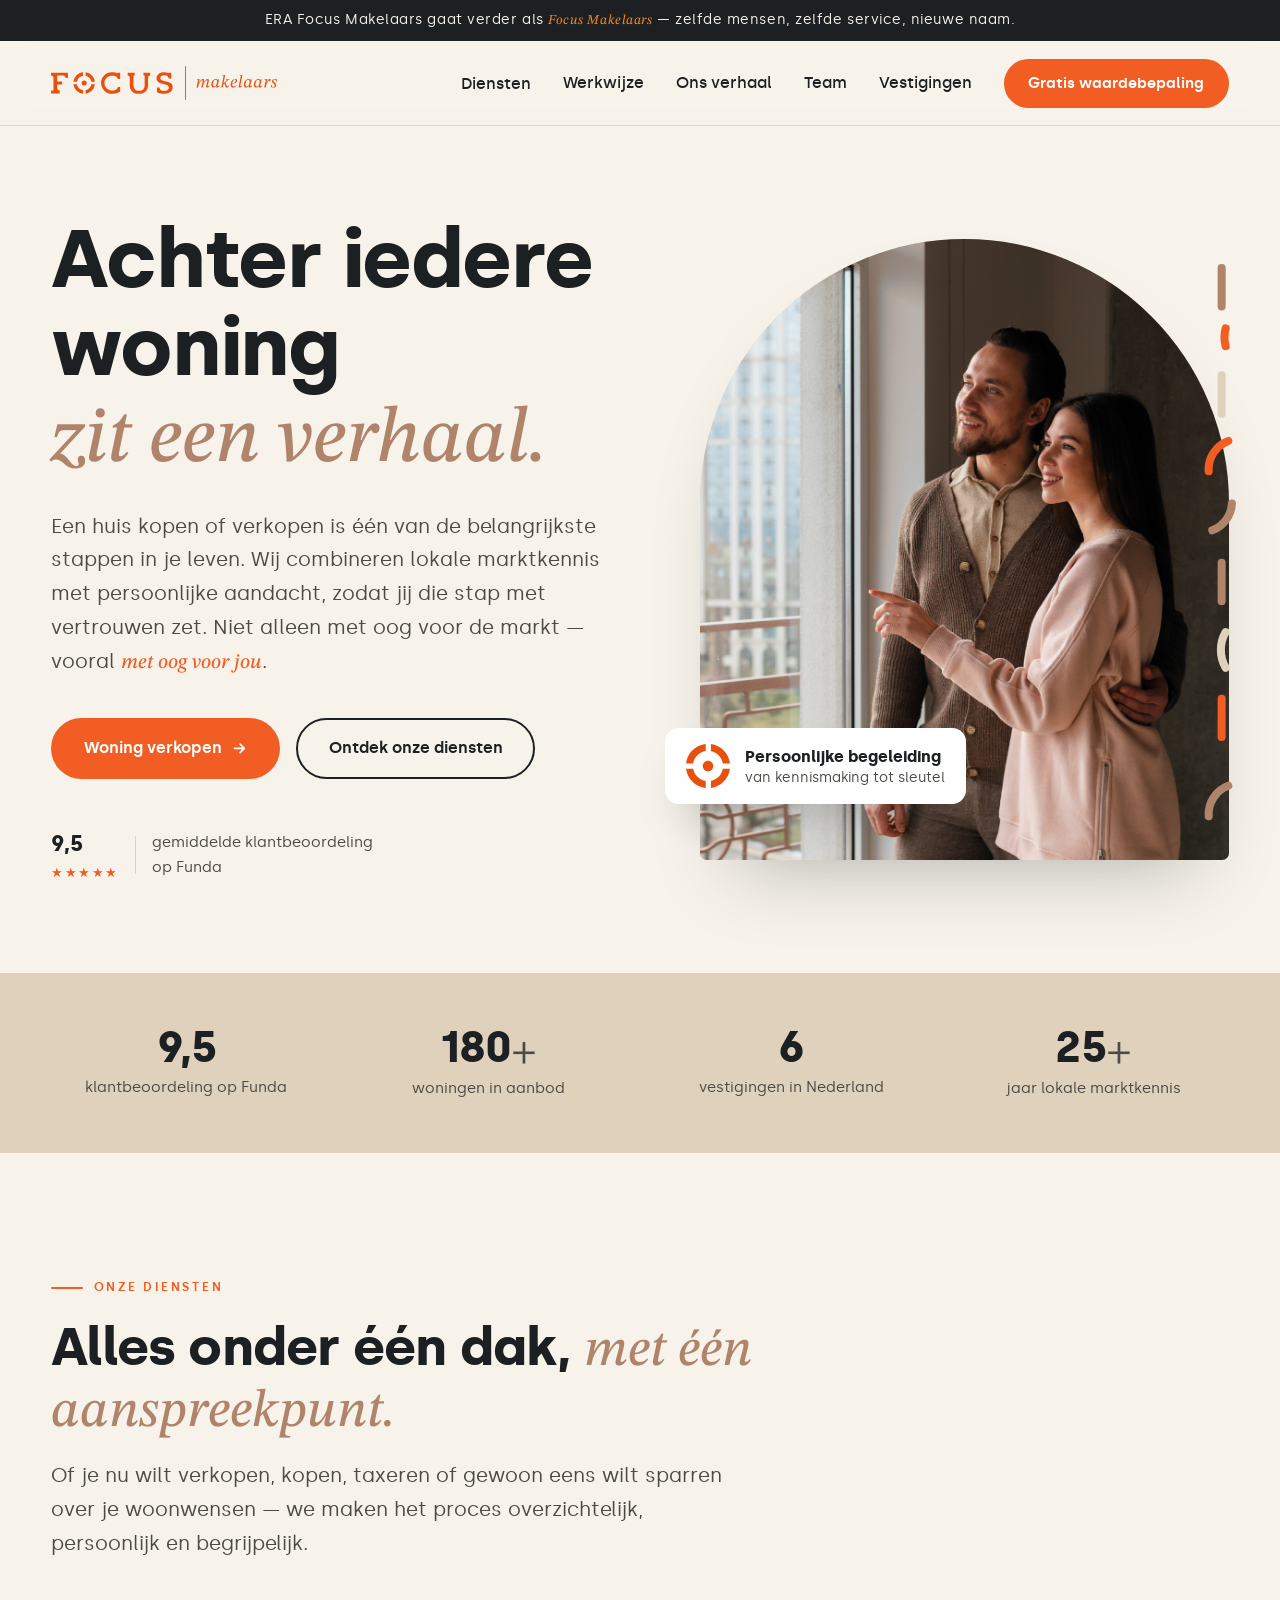
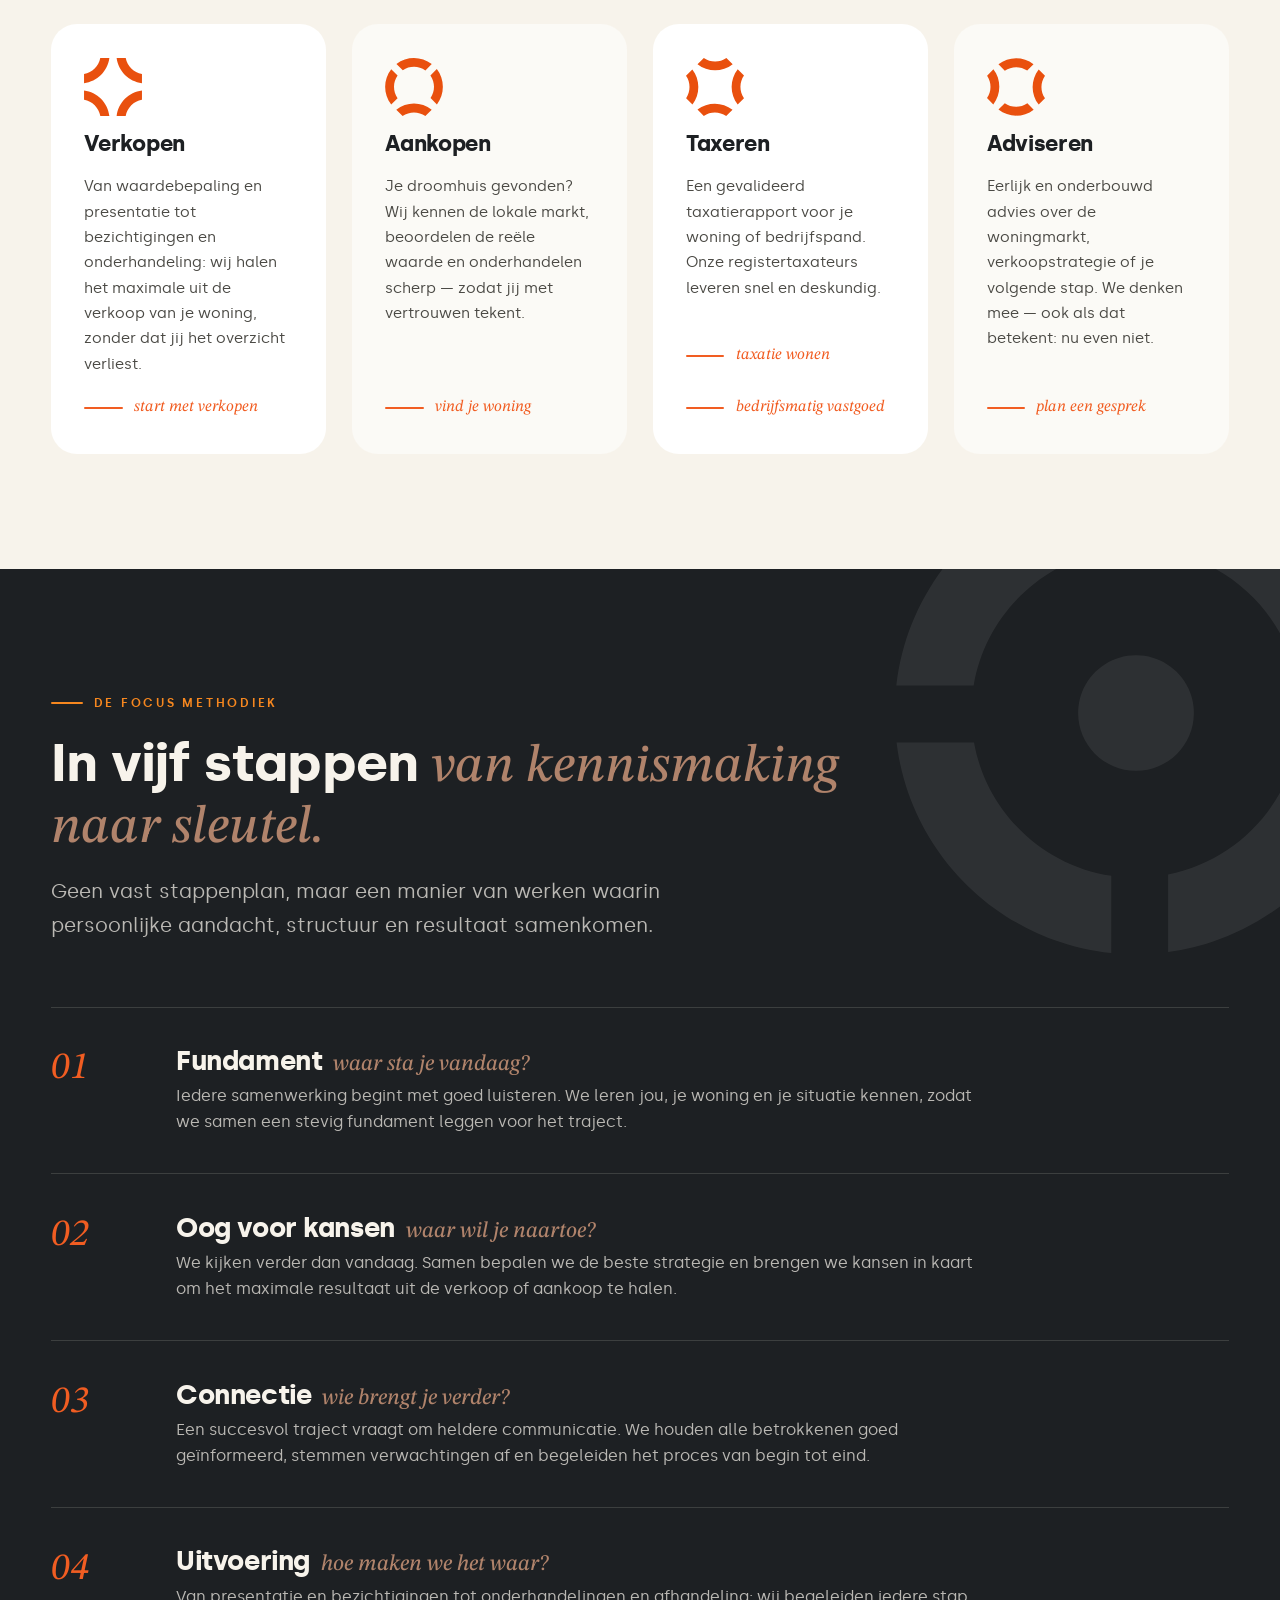
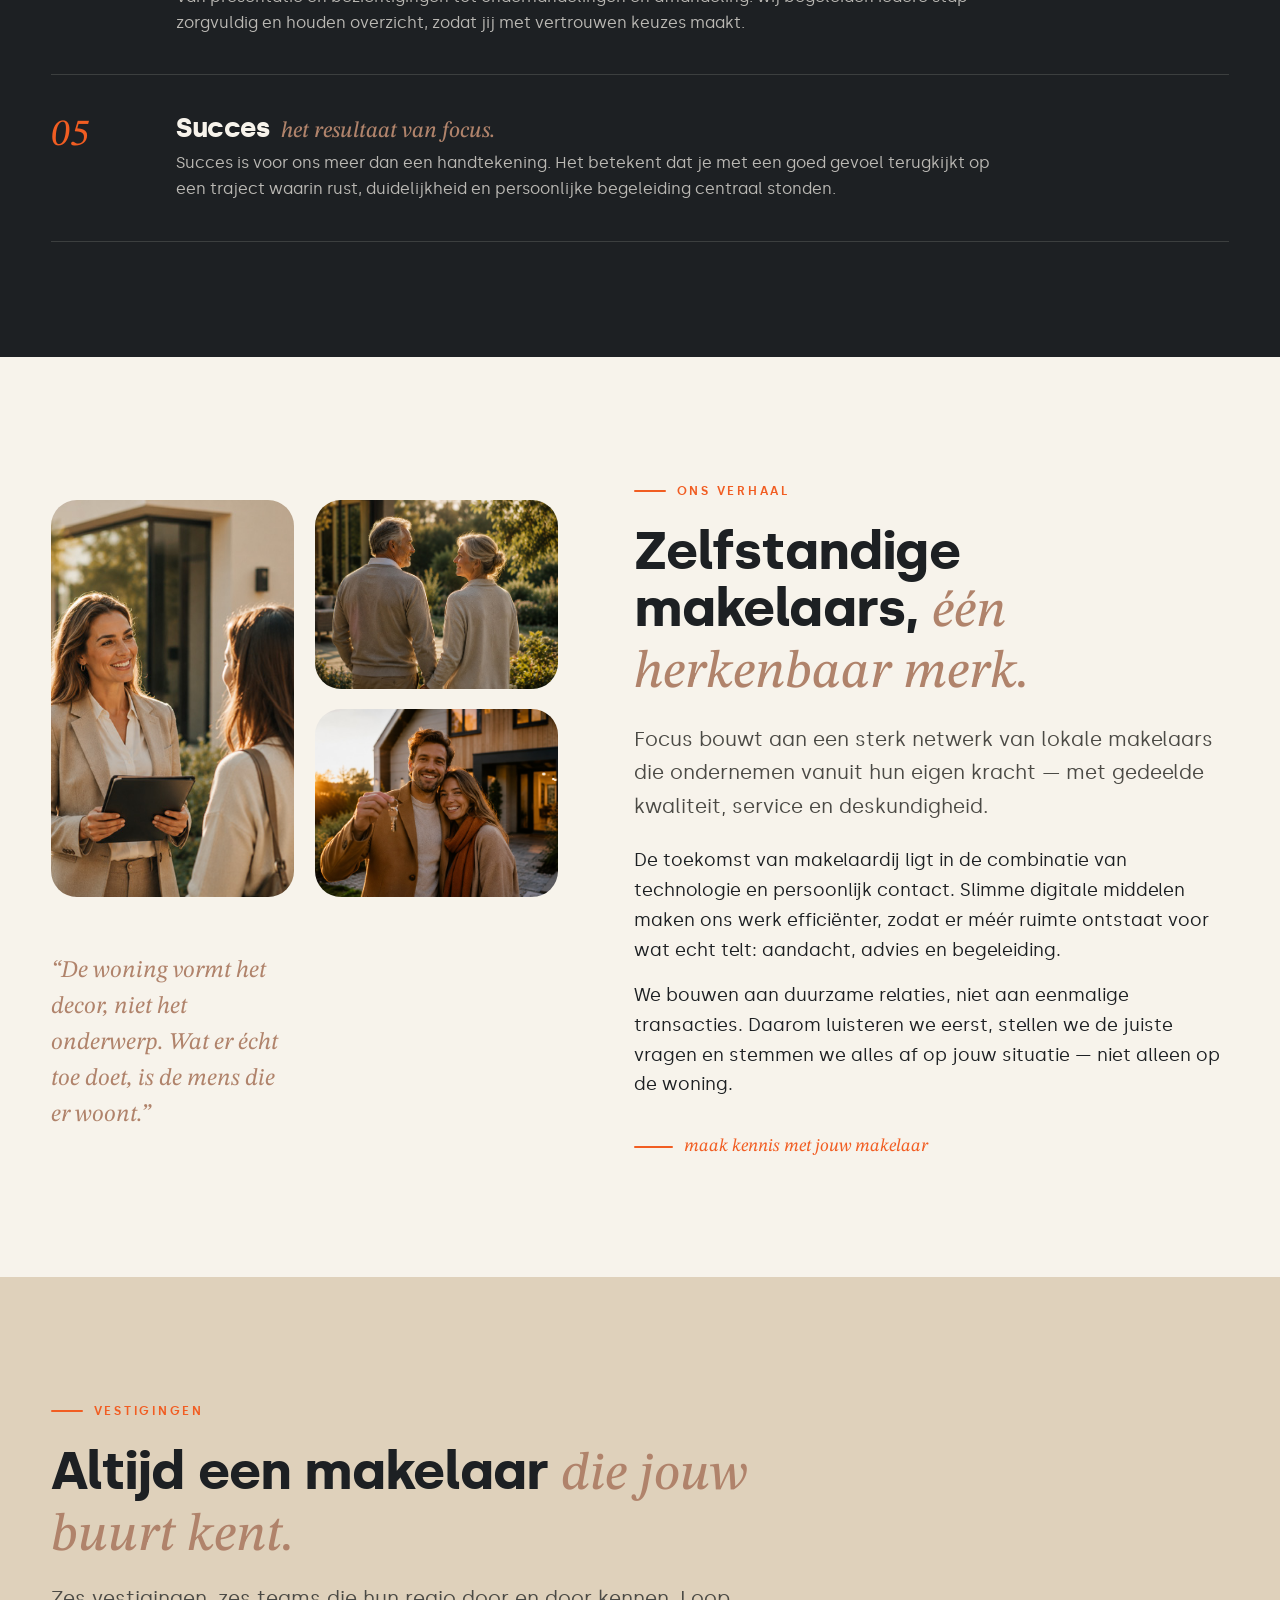
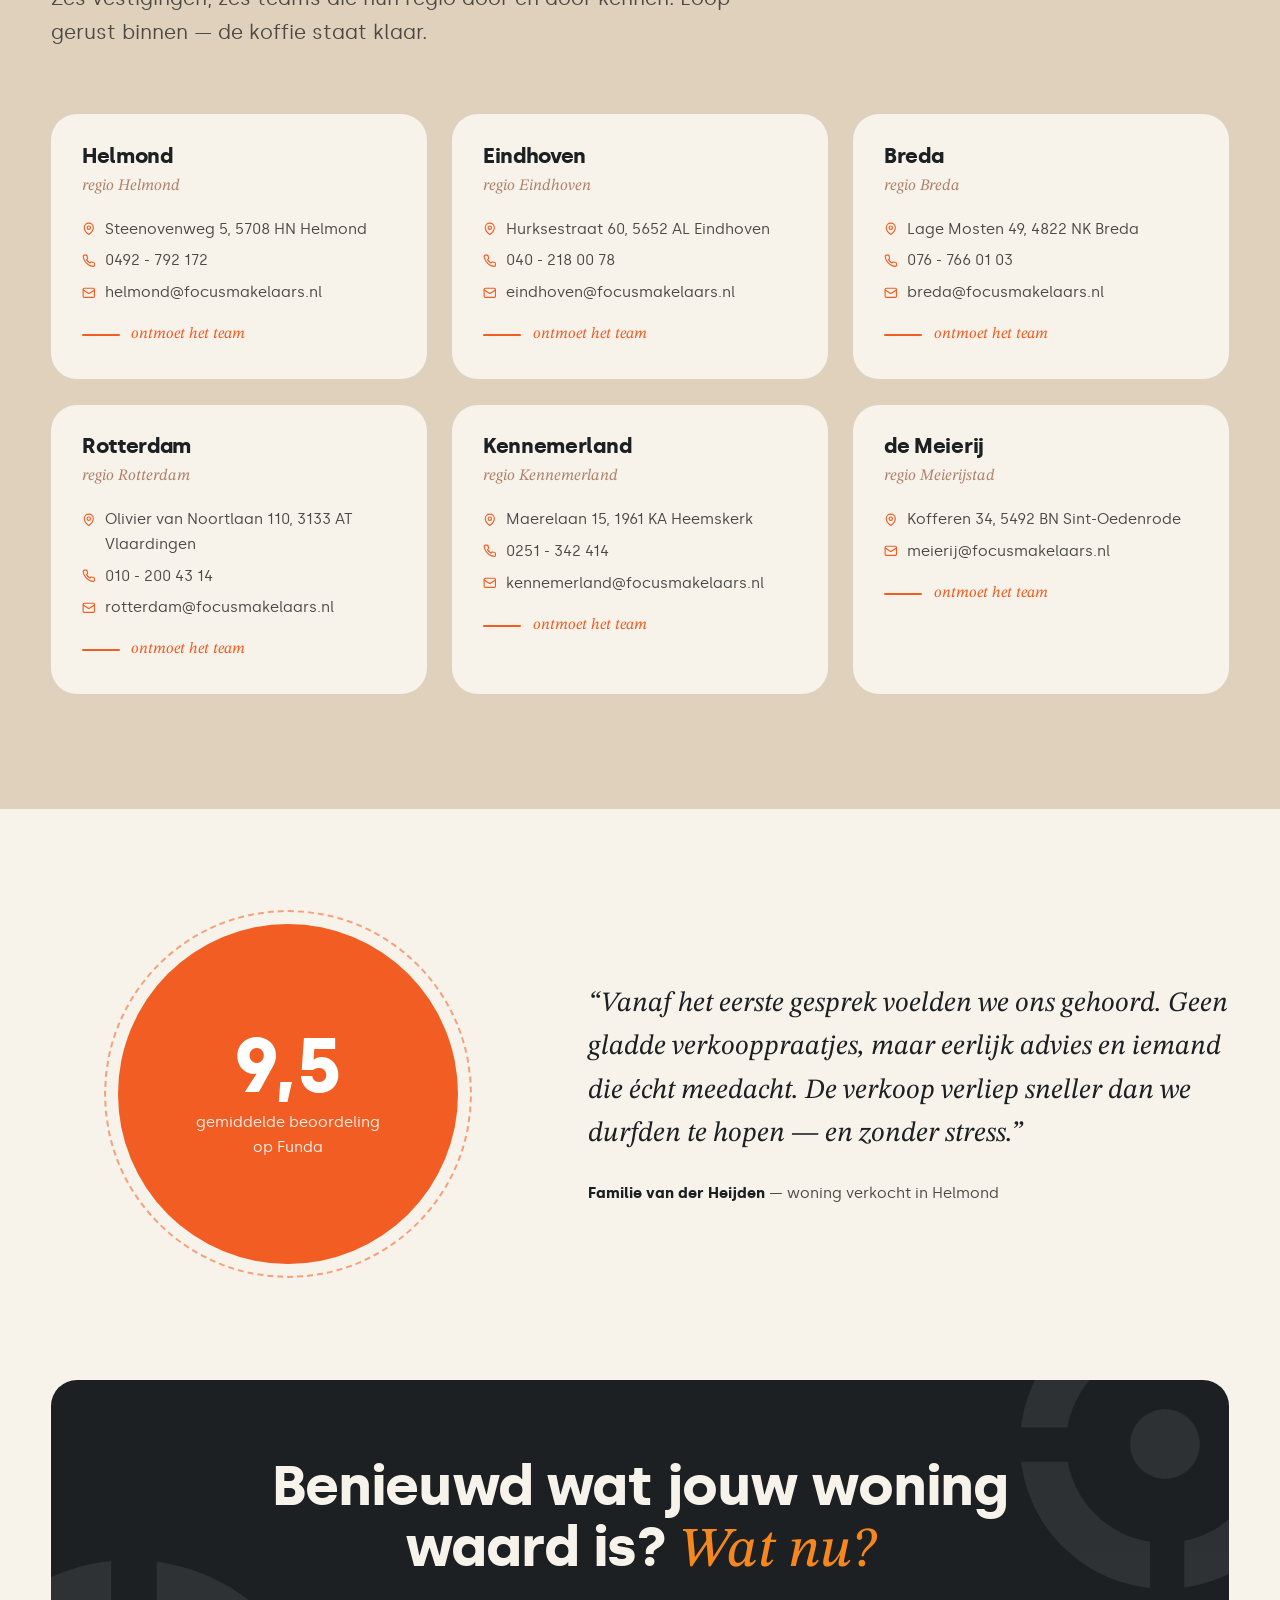
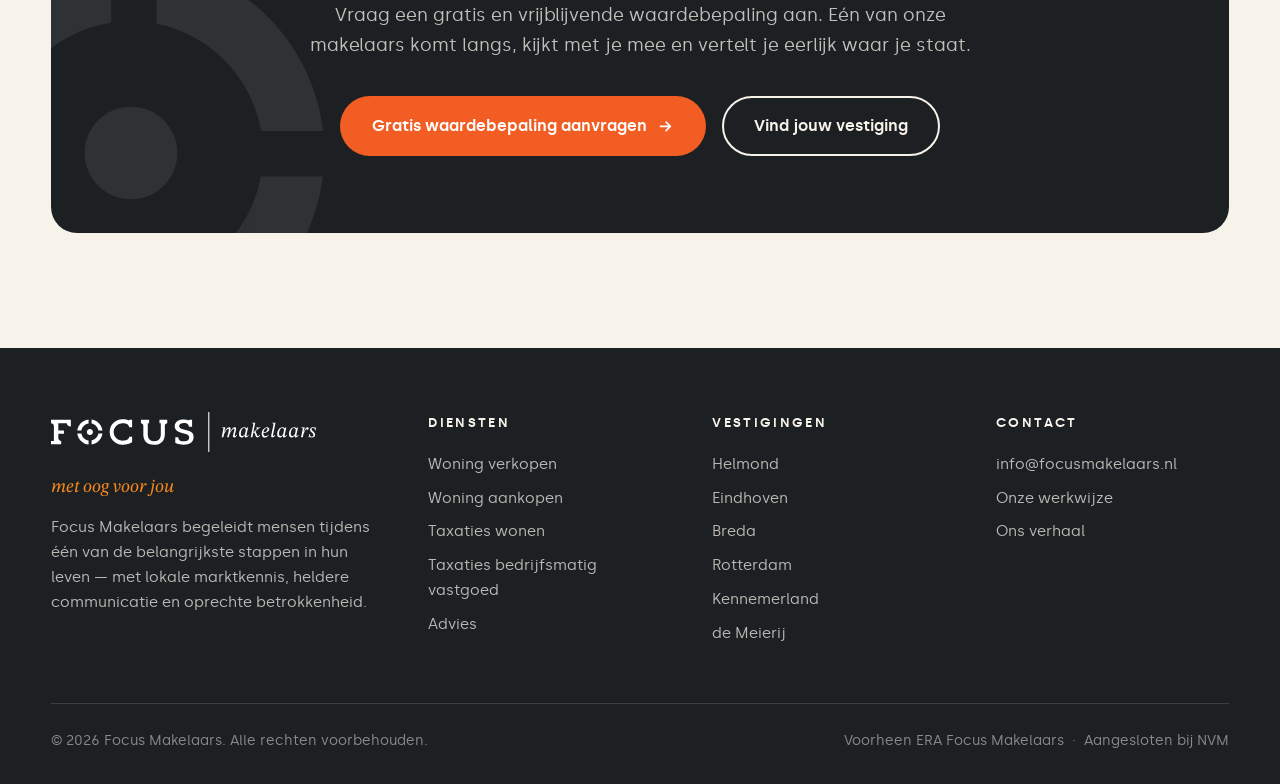
<file: index.html>
<!DOCTYPE html>
<html lang="nl">
<head>
  <meta charset="UTF-8">
  <meta name="viewport" content="width=device-width, initial-scale=1.0">
  <title>Focus Makelaars — met oog voor jou</title>
  <meta name="description" content="Focus Makelaars begeleidt je persoonlijk bij het kopen, verkopen of taxeren van je woning. Lokale marktkennis, heldere communicatie en oog voor de mens. Voorheen ERA Focus Makelaars.">
  <link rel="icon" type="image/svg+xml" href="assets/logo/beeldmerk-warm-oranje.svg">
  <link rel="preload" href="assets/fonts/Silka-Bold.woff2?v=3" as="font" type="font/woff2" crossorigin>
  <link rel="preload" href="assets/fonts/Silka-Regular.woff2?v=3" as="font" type="font/woff2" crossorigin>
  <link rel="preload" href="assets/fonts/STIXTwoTextItalic-Var.woff2" as="font" type="font/woff2" crossorigin>
  <link rel="stylesheet" href="assets/css/style.css?v=3">
  <meta property="og:title" content="Focus Makelaars — met oog voor jou">
  <meta property="og:description" content="Achter iedere woning zit een mens, een verhaal en een nieuwe stap. Focus Makelaars begeleidt je persoonlijk, van eerste kennismaking tot sleuteloverdracht.">
  <meta property="og:type" content="website">
</head>
<body>

  <!-- Rebrand aankondiging -->
  <div class="rebrand-bar">
    ERA Focus Makelaars gaat verder als <em>Focus Makelaars</em> — zelfde mensen, zelfde service, nieuwe naam.
  </div>

  <!-- Header -->
  <header class="site-header">
    <div class="wrap nav">
      <a class="nav__logo" href="#top" aria-label="Focus Makelaars — home">
        <img src="assets/logo/logo-liggend-warm-oranje.svg" alt="Focus Makelaars">
      </a>
      <button class="nav__toggle" aria-label="Menu openen" aria-expanded="false">
        <span></span><span></span><span></span>
      </button>
      <nav class="nav__links" id="menu">
        <div class="nav__drop">
          <a href="#diensten">Diensten</a>
          <div class="nav__dropmenu">
            <a href="diensten/verkopen.html">Woning verkopen</a>
            <a href="diensten/aankopen.html">Woning aankopen</a>
            <a href="diensten/taxeren.html">Taxaties wonen</a>
            <a class="sub" href="diensten/taxeren-bog.html">Bedrijfsmatig vastgoed</a>
            <a href="diensten/adviseren.html">Advies</a>
          </div>
        </div>
        <a href="#werkwijze">Werkwijze</a>
        <a href="#verhaal">Ons verhaal</a>
        <a href="team.html">Team</a>
        <a href="#vestigingen">Vestigingen</a>
        <a class="btn btn--primary" href="#contact">Gratis waardebepaling</a>
      </nav>
    </div>
  </header>

  <main id="top">

    <!-- Hero -->
    <section class="hero">
      <div class="wrap">
        <div class="hero__content">
          <h1 class="hero__title" data-load="1">
            Achter iedere woning
            <span class="accent">zit een verhaal.</span>
          </h1>
          <p class="lead hero__copy" data-load="2">
            Een huis kopen of verkopen is één van de belangrijkste stappen in je leven.
            Wij combineren lokale marktkennis met persoonlijke aandacht, zodat jij die
            stap met vertrouwen zet. Niet alleen met oog voor de markt —
            vooral <em class="accent accent--oranje">met oog voor jou</em>.
          </p>
          <div class="hero__actions" data-load="3">
            <a class="btn btn--primary" href="#contact">
              Woning verkopen
              <svg viewBox="0 0 24 24" fill="none" stroke="currentColor" stroke-width="2.4" stroke-linecap="round" stroke-linejoin="round" aria-hidden="true"><path d="M5 12h14M13 6l6 6-6 6"/></svg>
            </a>
            <a class="btn btn--ghost" href="#diensten">Ontdek onze diensten</a>
          </div>
          <div class="hero__proof" data-load="4">
            <div>
              <strong>9,5</strong>
              <div class="stars" aria-hidden="true">★★★★★</div>
            </div>
            <div class="divider"></div>
            <p>gemiddelde klantbeoordeling<br>op Funda</p>
          </div>
        </div>

        <div class="hero__visual" data-load="5">
          <div class="hero__arch">
            <img src="assets/img/hero-stel-raam.png" alt="Een stel kijkt samen uit het raam van hun nieuwe woning" fetchpriority="high">
          </div>
          <div class="hero__badge">
            <img src="assets/logo/beeldmerk-warm-oranje.svg" alt="" aria-hidden="true">
            <p><strong>Persoonlijke begeleiding</strong> van kennismaking tot sleutel</p>
          </div>
          <div class="hero__pad" aria-hidden="true">
            <svg viewBox="0 0 56 640" fill="none" xmlns="http://www.w3.org/2000/svg">
              <rect x="24" y="0" width="9" height="52" rx="4.5" fill="#B0836B"/>
              <path d="M33 92 a 38 38 0 0 1 0 -20" stroke="#F15D22" stroke-width="9" stroke-linecap="round" fill="none"/>
              <rect x="24" y="120" width="9" height="52" rx="4.5" fill="#DFD1BB"/>
              <path d="M14 232 a 34 34 0 0 1 22 -34" stroke="#F15D22" stroke-width="9" stroke-linecap="round" fill="none"/>
              <path d="M40 268 a 34 34 0 0 1 -22 30" stroke="#B0836B" stroke-width="9" stroke-linecap="round" fill="none"/>
              <rect x="24" y="330" width="9" height="52" rx="4.5" fill="#B0836B"/>
              <path d="M33 452 a 40 40 0 0 1 0 -40" stroke="#DFD1BB" stroke-width="9" stroke-linecap="round" fill="none"/>
              <rect x="24" y="482" width="9" height="52" rx="4.5" fill="#F15D22"/>
              <path d="M14 618 a 34 34 0 0 1 22 -34" stroke="#B0836B" stroke-width="9" stroke-linecap="round" fill="none"/>
            </svg>
          </div>
        </div>
      </div>
    </section>

    <!-- Stats -->
    <section class="stats">
      <div class="wrap">
        <div class="stat reveal"><b>9,5</b><span>klantbeoordeling op Funda</span></div>
        <div class="stat reveal" data-delay="1"><b>180<span class="accent">+</span></b><span>woningen in aanbod</span></div>
        <div class="stat reveal" data-delay="2"><b>6</b><span>vestigingen in Nederland</span></div>
        <div class="stat reveal" data-delay="3"><b>25<span class="accent">+</span></b><span>jaar lokale marktkennis</span></div>
      </div>
    </section>

    <!-- Diensten -->
    <section class="section" id="diensten">
      <div class="wrap">
        <header class="section__head reveal">
          <p class="kicker">Onze diensten</p>
          <h2>Alles onder één dak, <span class="accent">met één aanspreekpunt.</span></h2>
          <p class="lead">Of je nu wilt verkopen, kopen, taxeren of gewoon eens wilt sparren over je woonwensen — we maken het proces overzichtelijk, persoonlijk en begrijpelijk.</p>
        </header>
        <div class="diensten__grid">
          <article class="dienst reveal">
            <img class="dienst__icon" src="assets/icons/verkopen-warm-oranje.svg" alt="" aria-hidden="true">
            <h3>Verkopen</h3>
            <p>Van waardebepaling en presentatie tot bezichtigingen en onderhandeling: wij halen het maximale uit de verkoop van je woning, zonder dat jij het overzicht verliest.</p>
            <a class="linkline" href="diensten/verkopen.html">start met verkopen</a>
          </article>
          <article class="dienst reveal" data-delay="1">
            <img class="dienst__icon" src="assets/icons/aankopen-warm-oranje.svg" alt="" aria-hidden="true">
            <h3>Aankopen</h3>
            <p>Je droomhuis gevonden? Wij kennen de lokale markt, beoordelen de reële waarde en onderhandelen scherp — zodat jij met vertrouwen tekent.</p>
            <a class="linkline" href="diensten/aankopen.html">vind je woning</a>
          </article>
          <article class="dienst reveal" data-delay="2">
            <img class="dienst__icon" src="assets/icons/taxeren-warm-oranje.svg" alt="" aria-hidden="true">
            <h3>Taxeren</h3>
            <p>Een gevalideerd taxatierapport voor je woning of bedrijfspand. Onze registertaxateurs leveren snel en deskundig.</p>
            <a class="linkline" href="diensten/taxeren.html">taxatie wonen</a>
            <a class="linkline" href="diensten/taxeren-bog.html" style="margin-top:.5rem">bedrijfsmatig vastgoed</a>
          </article>
          <article class="dienst reveal" data-delay="3">
            <img class="dienst__icon" src="assets/icons/adviseren-warm-oranje.svg" alt="" aria-hidden="true">
            <h3>Adviseren</h3>
            <p>Eerlijk en onderbouwd advies over de woningmarkt, verkoopstrategie of je volgende stap. We denken mee — ook als dat betekent: nu even niet.</p>
            <a class="linkline" href="diensten/adviseren.html">plan een gesprek</a>
          </article>
        </div>
      </div>
    </section>

    <!-- Werkwijze / Focus Methodiek -->
    <section class="section methodiek" id="werkwijze">
      <img class="methodiek__deco" src="assets/logo/beeldmerk-white.svg" alt="" aria-hidden="true">
      <div class="wrap">
        <header class="section__head reveal">
          <p class="kicker">De Focus Methodiek</p>
          <h2>In vijf stappen <span class="accent">van kennismaking naar sleutel.</span></h2>
          <p class="lead" style="color: rgba(247,243,235,.72)">Geen vast stappenplan, maar een manier van werken waarin persoonlijke aandacht, structuur en resultaat samenkomen.</p>
        </header>
        <div class="methodiek__grid">
          <div class="stap reveal">
            <div class="stap__num">01</div>
            <div class="stap__body">
              <h3>Fundament <span class="accent">waar sta je vandaag?</span></h3>
              <p>Iedere samenwerking begint met goed luisteren. We leren jou, je woning en je situatie kennen, zodat we samen een stevig fundament leggen voor het traject.</p>
            </div>
          </div>
          <div class="stap reveal">
            <div class="stap__num">02</div>
            <div class="stap__body">
              <h3>Oog voor kansen <span class="accent">waar wil je naartoe?</span></h3>
              <p>We kijken verder dan vandaag. Samen bepalen we de beste strategie en brengen we kansen in kaart om het maximale resultaat uit de verkoop of aankoop te halen.</p>
            </div>
          </div>
          <div class="stap reveal">
            <div class="stap__num">03</div>
            <div class="stap__body">
              <h3>Connectie <span class="accent">wie brengt je verder?</span></h3>
              <p>Een succesvol traject vraagt om heldere communicatie. We houden alle betrokkenen goed geïnformeerd, stemmen verwachtingen af en begeleiden het proces van begin tot eind.</p>
            </div>
          </div>
          <div class="stap reveal">
            <div class="stap__num">04</div>
            <div class="stap__body">
              <h3>Uitvoering <span class="accent">hoe maken we het waar?</span></h3>
              <p>Van presentatie en bezichtigingen tot onderhandelingen en afhandeling: wij begeleiden iedere stap zorgvuldig en houden overzicht, zodat jij met vertrouwen keuzes maakt.</p>
            </div>
          </div>
          <div class="stap reveal">
            <div class="stap__num">05</div>
            <div class="stap__body">
              <h3>Succes <span class="accent">het resultaat van focus.</span></h3>
              <p>Succes is voor ons meer dan een handtekening. Het betekent dat je met een goed gevoel terugkijkt op een traject waarin rust, duidelijkheid en persoonlijke begeleiding centraal stonden.</p>
            </div>
          </div>
        </div>
      </div>
    </section>

    <!-- Verhaal / over Focus -->
    <section class="section verhaal" id="verhaal">
      <div class="wrap">
        <div class="verhaal__collage reveal">
          <img class="tall" src="assets/img/makelaar-gesprek.png" alt="Makelaar in gesprek met een stel voor hun woning">
          <img class="small" src="assets/img/stel-tuin.png" alt="Stel wandelt hand in hand door de tuin bij hun woning">
          <img class="small" src="assets/img/stel-sleutels.png" alt="Stel ontvangt de sleutels van hun nieuwe huis">
          <p class="verhaal__quote">“De woning vormt het decor, niet het onderwerp. Wat er écht toe doet, is de mens die er woont.”</p>
        </div>
        <div class="verhaal__text reveal" data-delay="1">
          <p class="kicker">Ons verhaal</p>
          <h2>Zelfstandige makelaars, <span class="accent">één herkenbaar merk.</span></h2>
          <p class="lead">Focus bouwt aan een sterk netwerk van lokale makelaars die ondernemen vanuit hun eigen kracht — met gedeelde kwaliteit, service en deskundigheid.</p>
          <p>De toekomst van makelaardij ligt in de combinatie van technologie en persoonlijk contact. Slimme digitale middelen maken ons werk efficiënter, zodat er méér ruimte ontstaat voor wat echt telt: aandacht, advies en begeleiding.</p>
          <p>We bouwen aan duurzame relaties, niet aan eenmalige transacties. Daarom luisteren we eerst, stellen we de juiste vragen en stemmen we alles af op jouw situatie — niet alleen op de woning.</p>
          <a class="linkline" href="#vestigingen">maak kennis met jouw makelaar</a>
        </div>
      </div>
    </section>

    <!-- Vestigingen -->
    <section class="section vestigingen" id="vestigingen">
      <div class="wrap">
        <header class="section__head reveal">
          <p class="kicker">Vestigingen</p>
          <h2>Altijd een makelaar <span class="accent">die jouw buurt kent.</span></h2>
          <p class="lead">Zes vestigingen, zes teams die hun regio door en door kennen. Loop gerust binnen — de koffie staat klaar.</p>
        </header>
        <div class="vestigingen__grid">
          <article class="vestiging reveal">
            <h3>Helmond</h3>
            <p class="regio">regio Helmond</p>
            <ul>
              <li><svg viewBox="0 0 24 24" fill="none" stroke="currentColor" stroke-width="2" stroke-linecap="round" stroke-linejoin="round"><path d="M20 10c0 6-8 12-8 12S4 16 4 10a8 8 0 1 1 16 0Z"/><circle cx="12" cy="10" r="3"/></svg>Steenovenweg 5, 5708 HN Helmond</li>
              <li><svg viewBox="0 0 24 24" fill="none" stroke="currentColor" stroke-width="2" stroke-linecap="round" stroke-linejoin="round"><path d="M22 16.9v3a2 2 0 0 1-2.2 2 19.8 19.8 0 0 1-8.6-3 19.5 19.5 0 0 1-6-6 19.8 19.8 0 0 1-3-8.7A2 2 0 0 1 4.1 2h3a2 2 0 0 1 2 1.7c.1 1 .4 2 .7 2.8a2 2 0 0 1-.5 2.1L8 9.9a16 16 0 0 0 6 6l1.3-1.3a2 2 0 0 1 2.1-.4c.9.3 1.9.5 2.8.7a2 2 0 0 1 1.8 2Z"/></svg><a href="tel:0492792172">0492 - 792 172</a></li>
              <li><svg viewBox="0 0 24 24" fill="none" stroke="currentColor" stroke-width="2" stroke-linecap="round" stroke-linejoin="round"><rect width="20" height="16" x="2" y="4" rx="2"/><path d="m22 7-8.97 5.7a1.94 1.94 0 0 1-2.06 0L2 7"/></svg><a href="mailto:helmond@focusmakelaars.nl">helmond@focusmakelaars.nl</a></li>
            </ul>
            <a class="linkline" href="team.html#helmond" style="margin-top:1.1rem;font-size:.98rem">ontmoet het team</a>
          </article>
          <article class="vestiging reveal" data-delay="1">
            <h3>Eindhoven</h3>
            <p class="regio">regio Eindhoven</p>
            <ul>
              <li><svg viewBox="0 0 24 24" fill="none" stroke="currentColor" stroke-width="2" stroke-linecap="round" stroke-linejoin="round"><path d="M20 10c0 6-8 12-8 12S4 16 4 10a8 8 0 1 1 16 0Z"/><circle cx="12" cy="10" r="3"/></svg>Hurksestraat 60, 5652 AL Eindhoven</li>
              <li><svg viewBox="0 0 24 24" fill="none" stroke="currentColor" stroke-width="2" stroke-linecap="round" stroke-linejoin="round"><path d="M22 16.9v3a2 2 0 0 1-2.2 2 19.8 19.8 0 0 1-8.6-3 19.5 19.5 0 0 1-6-6 19.8 19.8 0 0 1-3-8.7A2 2 0 0 1 4.1 2h3a2 2 0 0 1 2 1.7c.1 1 .4 2 .7 2.8a2 2 0 0 1-.5 2.1L8 9.9a16 16 0 0 0 6 6l1.3-1.3a2 2 0 0 1 2.1-.4c.9.3 1.9.5 2.8.7a2 2 0 0 1 1.8 2Z"/></svg><a href="tel:0402180078">040 - 218 00 78</a></li>
              <li><svg viewBox="0 0 24 24" fill="none" stroke="currentColor" stroke-width="2" stroke-linecap="round" stroke-linejoin="round"><rect width="20" height="16" x="2" y="4" rx="2"/><path d="m22 7-8.97 5.7a1.94 1.94 0 0 1-2.06 0L2 7"/></svg><a href="mailto:eindhoven@focusmakelaars.nl">eindhoven@focusmakelaars.nl</a></li>
            </ul>
            <a class="linkline" href="team.html#eindhoven" style="margin-top:1.1rem;font-size:.98rem">ontmoet het team</a>
          </article>
          <article class="vestiging reveal" data-delay="2">
            <h3>Breda</h3>
            <p class="regio">regio Breda</p>
            <ul>
              <li><svg viewBox="0 0 24 24" fill="none" stroke="currentColor" stroke-width="2" stroke-linecap="round" stroke-linejoin="round"><path d="M20 10c0 6-8 12-8 12S4 16 4 10a8 8 0 1 1 16 0Z"/><circle cx="12" cy="10" r="3"/></svg>Lage Mosten 49, 4822 NK Breda</li>
              <li><svg viewBox="0 0 24 24" fill="none" stroke="currentColor" stroke-width="2" stroke-linecap="round" stroke-linejoin="round"><path d="M22 16.9v3a2 2 0 0 1-2.2 2 19.8 19.8 0 0 1-8.6-3 19.5 19.5 0 0 1-6-6 19.8 19.8 0 0 1-3-8.7A2 2 0 0 1 4.1 2h3a2 2 0 0 1 2 1.7c.1 1 .4 2 .7 2.8a2 2 0 0 1-.5 2.1L8 9.9a16 16 0 0 0 6 6l1.3-1.3a2 2 0 0 1 2.1-.4c.9.3 1.9.5 2.8.7a2 2 0 0 1 1.8 2Z"/></svg><a href="tel:0767660103">076 - 766 01 03</a></li>
              <li><svg viewBox="0 0 24 24" fill="none" stroke="currentColor" stroke-width="2" stroke-linecap="round" stroke-linejoin="round"><rect width="20" height="16" x="2" y="4" rx="2"/><path d="m22 7-8.97 5.7a1.94 1.94 0 0 1-2.06 0L2 7"/></svg><a href="mailto:breda@focusmakelaars.nl">breda@focusmakelaars.nl</a></li>
            </ul>
            <a class="linkline" href="team.html#breda" style="margin-top:1.1rem;font-size:.98rem">ontmoet het team</a>
          </article>
          <article class="vestiging reveal">
            <h3>Rotterdam</h3>
            <p class="regio">regio Rotterdam</p>
            <ul>
              <li><svg viewBox="0 0 24 24" fill="none" stroke="currentColor" stroke-width="2" stroke-linecap="round" stroke-linejoin="round"><path d="M20 10c0 6-8 12-8 12S4 16 4 10a8 8 0 1 1 16 0Z"/><circle cx="12" cy="10" r="3"/></svg>Olivier van Noortlaan 110, 3133 AT Vlaardingen</li>
              <li><svg viewBox="0 0 24 24" fill="none" stroke="currentColor" stroke-width="2" stroke-linecap="round" stroke-linejoin="round"><path d="M22 16.9v3a2 2 0 0 1-2.2 2 19.8 19.8 0 0 1-8.6-3 19.5 19.5 0 0 1-6-6 19.8 19.8 0 0 1-3-8.7A2 2 0 0 1 4.1 2h3a2 2 0 0 1 2 1.7c.1 1 .4 2 .7 2.8a2 2 0 0 1-.5 2.1L8 9.9a16 16 0 0 0 6 6l1.3-1.3a2 2 0 0 1 2.1-.4c.9.3 1.9.5 2.8.7a2 2 0 0 1 1.8 2Z"/></svg><a href="tel:0102004314">010 - 200 43 14</a></li>
              <li><svg viewBox="0 0 24 24" fill="none" stroke="currentColor" stroke-width="2" stroke-linecap="round" stroke-linejoin="round"><rect width="20" height="16" x="2" y="4" rx="2"/><path d="m22 7-8.97 5.7a1.94 1.94 0 0 1-2.06 0L2 7"/></svg><a href="mailto:rotterdam@focusmakelaars.nl">rotterdam@focusmakelaars.nl</a></li>
            </ul>
            <a class="linkline" href="team.html#rotterdam" style="margin-top:1.1rem;font-size:.98rem">ontmoet het team</a>
          </article>
          <article class="vestiging reveal" data-delay="1">
            <h3>Kennemerland</h3>
            <p class="regio">regio Kennemerland</p>
            <ul>
              <li><svg viewBox="0 0 24 24" fill="none" stroke="currentColor" stroke-width="2" stroke-linecap="round" stroke-linejoin="round"><path d="M20 10c0 6-8 12-8 12S4 16 4 10a8 8 0 1 1 16 0Z"/><circle cx="12" cy="10" r="3"/></svg>Maerelaan 15, 1961 KA Heemskerk</li>
              <li><svg viewBox="0 0 24 24" fill="none" stroke="currentColor" stroke-width="2" stroke-linecap="round" stroke-linejoin="round"><path d="M22 16.9v3a2 2 0 0 1-2.2 2 19.8 19.8 0 0 1-8.6-3 19.5 19.5 0 0 1-6-6 19.8 19.8 0 0 1-3-8.7A2 2 0 0 1 4.1 2h3a2 2 0 0 1 2 1.7c.1 1 .4 2 .7 2.8a2 2 0 0 1-.5 2.1L8 9.9a16 16 0 0 0 6 6l1.3-1.3a2 2 0 0 1 2.1-.4c.9.3 1.9.5 2.8.7a2 2 0 0 1 1.8 2Z"/></svg><a href="tel:0251342414">0251 - 342 414</a></li>
              <li><svg viewBox="0 0 24 24" fill="none" stroke="currentColor" stroke-width="2" stroke-linecap="round" stroke-linejoin="round"><rect width="20" height="16" x="2" y="4" rx="2"/><path d="m22 7-8.97 5.7a1.94 1.94 0 0 1-2.06 0L2 7"/></svg><a href="mailto:kennemerland@focusmakelaars.nl">kennemerland@focusmakelaars.nl</a></li>
            </ul>
            <a class="linkline" href="team.html#kennemerland" style="margin-top:1.1rem;font-size:.98rem">ontmoet het team</a>
          </article>
          <article class="vestiging reveal" data-delay="2">
            <h3>de Meierij</h3>
            <p class="regio">regio Meierijstad</p>
            <ul>
              <li><svg viewBox="0 0 24 24" fill="none" stroke="currentColor" stroke-width="2" stroke-linecap="round" stroke-linejoin="round"><path d="M20 10c0 6-8 12-8 12S4 16 4 10a8 8 0 1 1 16 0Z"/><circle cx="12" cy="10" r="3"/></svg>Kofferen 34, 5492 BN Sint-Oedenrode</li>
              <li><svg viewBox="0 0 24 24" fill="none" stroke="currentColor" stroke-width="2" stroke-linecap="round" stroke-linejoin="round"><rect width="20" height="16" x="2" y="4" rx="2"/><path d="m22 7-8.97 5.7a1.94 1.94 0 0 1-2.06 0L2 7"/></svg><a href="mailto:meierij@focusmakelaars.nl">meierij@focusmakelaars.nl</a></li>
            </ul>
            <a class="linkline" href="team.html#meierij" style="margin-top:1.1rem;font-size:.98rem">ontmoet het team</a>
          </article>
        </div>
      </div>
    </section>

    <!-- Reviews -->
    <section class="section reviews">
      <div class="wrap">
        <div class="reviews__score reveal">
          <b>9,5</b>
          <span>gemiddelde beoordeling<br>op Funda</span>
        </div>
        <figure class="reveal" data-delay="1">
          <blockquote>
            “Vanaf het eerste gesprek voelden we ons gehoord. Geen gladde verkooppraatjes,
            maar eerlijk advies en iemand die écht meedacht. De verkoop verliep sneller
            dan we durfden te hopen — en zonder stress.”
          </blockquote>
          <figcaption><strong>Familie van der Heijden</strong> — woning verkocht in Helmond</figcaption>
        </figure>
      </div>
    </section>

    <!-- CTA -->
    <section class="cta-blok" id="contact">
      <div class="cta-blok__inner reveal">
        <img class="cta-blok__deco cta-blok__deco--l" src="assets/logo/beeldmerk-white.svg" alt="" aria-hidden="true">
        <img class="cta-blok__deco cta-blok__deco--r" src="assets/logo/beeldmerk-white.svg" alt="" aria-hidden="true">
        <h2>Benieuwd wat jouw woning<br>waard is? <span class="accent">Wat nu?</span></h2>
        <p>Vraag een gratis en vrijblijvende waardebepaling aan. Eén van onze makelaars komt langs, kijkt met je mee en vertelt je eerlijk waar je staat.</p>
        <div class="cta-blok__actions">
          <a class="btn btn--primary" href="mailto:info@focusmakelaars.nl?subject=Gratis%20waardebepaling">
            Gratis waardebepaling aanvragen
            <svg viewBox="0 0 24 24" fill="none" stroke="currentColor" stroke-width="2.4" stroke-linecap="round" stroke-linejoin="round" aria-hidden="true"><path d="M5 12h14M13 6l6 6-6 6"/></svg>
          </a>
          <a class="btn btn--ghost" href="#vestigingen">Vind jouw vestiging</a>
        </div>
      </div>
    </section>

  </main>

  <!-- Footer -->
  <footer class="site-footer">
    <div class="wrap">
      <div class="footer__top">
        <div class="footer__brand">
          <img src="assets/logo/logo-liggend-white.svg" alt="Focus Makelaars">
          <p class="tagline">met oog voor jou</p>
          <p>Focus Makelaars begeleidt mensen tijdens één van de belangrijkste stappen in hun leven — met lokale marktkennis, heldere communicatie en oprechte betrokkenheid.</p>
        </div>
        <div>
          <h4>Diensten</h4>
          <ul>
            <li><a href="diensten/verkopen.html">Woning verkopen</a></li>
            <li><a href="diensten/aankopen.html">Woning aankopen</a></li>
            <li><a href="diensten/taxeren.html">Taxaties wonen</a></li>
            <li><a href="diensten/taxeren-bog.html">Taxaties bedrijfsmatig vastgoed</a></li>
            <li><a href="diensten/adviseren.html">Advies</a></li>
          </ul>
        </div>
        <div>
          <h4>Vestigingen</h4>
          <ul>
            <li><a href="#vestigingen">Helmond</a></li>
            <li><a href="#vestigingen">Eindhoven</a></li>
            <li><a href="#vestigingen">Breda</a></li>
            <li><a href="#vestigingen">Rotterdam</a></li>
            <li><a href="#vestigingen">Kennemerland</a></li>
            <li><a href="#vestigingen">de Meierij</a></li>
          </ul>
        </div>
        <div>
          <h4>Contact</h4>
          <ul>
            <li><a href="mailto:info@focusmakelaars.nl">info@focusmakelaars.nl</a></li>
            <li><a href="#werkwijze">Onze werkwijze</a></li>
            <li><a href="#verhaal">Ons verhaal</a></li>
          </ul>
        </div>
      </div>
      <div class="footer__bottom">
        <p>© 2026 Focus Makelaars. Alle rechten voorbehouden.</p>
        <p>Voorheen ERA Focus Makelaars &nbsp;·&nbsp; Aangesloten bij NVM</p>
      </div>
    </div>
  </footer>

  <script src="assets/js/main.js" defer></script>
</body>
</html>
</file>
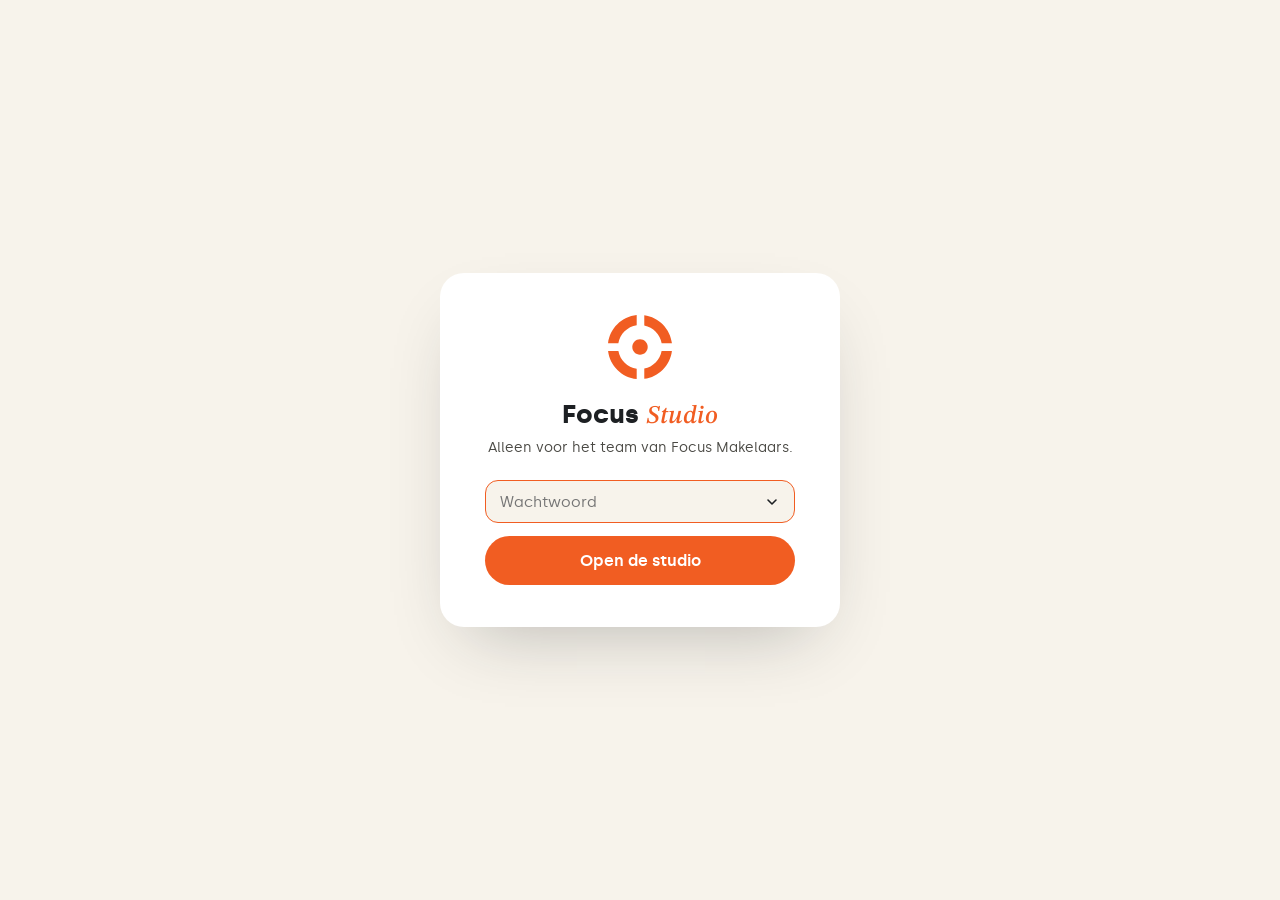
<file: studio/index.html>
<!DOCTYPE html>
<html lang="nl">
<head>
<meta charset="UTF-8">
<meta name="viewport" content="width=device-width, initial-scale=1.0">
<title>Focus Studio — met oog voor jou</title>
<meta name="description" content="De huisstijl-studio van Focus Makelaars: maak in een paar klikken on-brand social posts en e-mailhandtekeningen.">
<meta name="robots" content="noindex">
<link rel="icon" href="../assets/logo/beeldmerk-warm-oranje.svg" type="image/svg+xml">
<link rel="stylesheet" href="poster.css?v=6">
<link rel="stylesheet" href="studio.css?v=19">
<link rel="stylesheet" href="brochure-paginas.css?v=8">
</head>
<body>

<!-- toegangspoort -->
<div class="poort" id="poort">
  <div class="poort__kaart">
    <span class="poort__oog" id="poortOog"></span>
    <h1>Focus <em>Studio</em></h1>
    <p>Alleen voor het team van Focus Makelaars.</p>
    <form id="poortForm">
      <input type="password" id="poortWachtwoord" class="select" placeholder="Wachtwoord" autocomplete="current-password" autofocus>
      <button class="knop knop--primair" type="submit">Open de studio</button>
    </form>
    <p class="poort__fout is-verborgen" id="poortFout">Dat wachtwoord klopt niet — probeer het nog eens.</p>
  </div>
</div>

<header class="topbar">
  <div class="topbar__brand">
    <img src="../assets/logo/logo-liggend-warm-oranje.svg" alt="Focus Makelaars" class="topbar__logo">
    <div>
      <strong><em>Studio</em> <span class="topbar__versie" id="topVersie"></span></strong>
      <span>met oog voor het team</span>
    </div>
  </div>
  <nav class="tabs" role="tablist">
    <button class="tab is-active" data-tab="woning" role="tab">Woning</button>
    <button class="tab" data-tab="social" role="tab">Social posts</button>
    <button class="tab" data-tab="brochure" role="tab">Brochure</button>
    <button class="tab" data-tab="mailing" role="tab">Omwonende-mailing</button>
    <button class="tab" data-tab="handtekening" role="tab">E-mailhandtekening</button>
  </nav>
  <a class="topbar__site" href="../index.html">focusmakelaars.nl →</a>
</header>

<!-- ================= WONING-HUB ================= -->
<main class="studio studio--hub" id="tab-woning">
  <div class="hub">
    <span class="kicker-hub">Start hier</span>
    <h1>Over welke <em>woning</em> gaat het?</h1>
    <p class="hub__sub">Kies een pand uit Realworks — daarna maak je er in één klik socials, een brochure of een omwonende-mailing van. Of ga direct naar de algemene studio-onderdelen.</p>
    <div class="hub__zoek">
      <input type="search" id="wnZoek" class="select hub__select" placeholder="Typ straat of plaats…" autocomplete="off" disabled>
      <div class="hub__resultaten is-verborgen" id="wnResultaten"></div>
    </div>
    <p class="hint hint--licht" id="wnStatus">Verbinden met Realworks…</p>

    <div class="hub__kaarten" id="wnActies">
      <button class="hub__kaart" data-doel="social" disabled>
        <strong>📣 Social post</strong>
        <span>Te koop, verkocht of open huis — adres, prijs en foto staan al klaar</span>
      </button>
      <button class="hub__kaart" data-doel="brochure" disabled>
        <strong>📖 Brochure</strong>
        <span>Volledige woningbrochure, pagina voor pagina op te bouwen</span>
      </button>
      <button class="hub__kaart" data-doel="mailing" disabled>
        <strong>📬 Omwonende-mailing</strong>
        <span>Print-kaart voor de buurt: "bij u in de buurt te koop"</span>
      </button>
    </div>

    <!-- woningpagina + QR + kijkerslijst -->
    <div class="hub__wp is-verborgen" id="wpBlok">
      <div class="hub__wp-kop">
        <strong>🔗 Woningpagina &amp; QR</strong>
        <span>Deelbare presentatie — kijkers laten naam + e-mail achter (voor bord, mailing en social)</span>
      </div>
      <div class="hub__wp-regel">
        <input type="text" id="wpUrl" class="select" readonly>
        <button class="knop knop--tweede" id="wpKopieer">Kopieer link</button>
        <button class="knop knop--tweede" id="wpQr">Download QR</button>
        <button class="knop knop--tweede" id="wpKijkers">Kijkerslijst</button>
      </div>
      <div class="hub__wp-kijkers is-verborgen" id="wpLijst"></div>
      <div class="hub__wp-docs">
        <div class="hub__wp-docskop">
          <strong>Documenten op de pagina</strong>
          <label class="knop knop--tweede">+ Upload
            <input type="file" id="wpDocUpload" accept=".pdf,image/*" multiple hidden>
          </label>
        </div>
        <div id="wpDocLijst" class="hub__wp-doclijst"></div>
      </div>
    </div>

    <div class="hub__overig">
      <span>Niet woning-gebonden</span>
      <button class="hub__link" data-doel="social-algemeen">Algemene social posts (team, markt, gezocht, waardecheck)</button>
      <button class="hub__link" data-doel="handtekening">E-mailhandtekeningen</button>
    </div>
  </div>
</main>

<!-- ================= SOCIAL ================= -->
<main class="studio is-verborgen" id="tab-social">
  <aside class="panel">

    <section class="veld reveal" style="--d:0">
      <h2 class="veld__kop">Wat wil je delen?</h2>
      <div id="templateKeuze">
        <div class="tegelgroep">Deze woning</div>
        <div class="tegels">
          <button data-t="tekoop"   class="is-active"><span class="tegel__icon">🏡</span>Te koop</button>
          <button data-t="verkocht"><span class="tegel__icon">🎉</span>Verkocht</button>
          <button data-t="openhuis"><span class="tegel__icon">☕</span>Open huis</button>
        </div>
        <div class="tegelgroep">Algemeen</div>
        <div class="tegels">
          <button data-t="gezocht"><span class="tegel__icon">🔎</span>Gezocht</button>
          <button data-t="team"><span class="tegel__icon">👋</span>Team</button>
          <button data-t="markt"><span class="tegel__icon">📈</span>Marktupdate</button>
          <!-- drie posts om nieuwe klanten te vinden (Robbie 15-08-2026) -->
          <button data-t="waarde"><span class="tegel__icon">🏷️</span>Waardecheck</button>
          <button data-t="review"><span class="tegel__icon">💬</span>Klant aan het woord</button>
          <button data-t="resultaat"><span class="tegel__icon">🎯</span>Ons resultaat</button>
        </div>
      </div>
    </section>

    <section class="veld reveal" style="--d:1">
      <h2 class="veld__kop">Formaat</h2>
      <div class="segment" id="formaatKeuze">
        <button data-f="f45" class="is-active">Post 4:5</button>
        <button data-f="f11">Vierkant</button>
        <button data-f="f916">Story</button>
      </div>
    </section>

    <section class="veld is-verborgen" id="rwVeld">
      <h2 class="veld__kop">Woning uit Realworks</h2>
      <select id="rwSelect" class="select"><option value="" selected disabled>Kies een woning…</option></select>
      <p class="hint hint--licht" id="rwHint" style="margin-top:.6rem">Adres, prijs en foto worden automatisch ingevuld</p>
    </section>

    <section class="veld reveal" style="--d:2" id="fotoVeld">
      <h2 class="veld__kop">Foto</h2>
      <label class="drop" id="dropzone">
        <input type="file" id="fotoInput" accept="image/*" hidden>
        <span id="dropTekst">Sleep een woningfoto hierheen<br><em>of klik om te kiezen</em></span>
      </label>
      <button class="knop knop--tweede is-verborgen" id="swBieb" style="margin-top:.6rem;width:100%">📷 Kies uit de woningfoto's</button>
      <label class="schakel">
        <input type="checkbox" id="gloedToggle">
        <span class="schakel__knop"></span>
        Focus warme gloed <em>— het fotorecept uit het brandbook</em>
      </label>
      <label class="schakel">
        <input type="checkbox" id="qrToggle">
        <span class="schakel__knop"></span>
        QR naar de woningpagina op de foto <em>— alleen te koop &amp; open huis</em>
      </label>
    </section>

    <section class="veld reveal" style="--d:3">
      <h2 class="veld__kop">Tekst</h2>
      <div class="inputs" id="inputsWrap"><!-- dynamisch --></div>
    </section>

    <section class="veld reveal" style="--d:4">
      <h2 class="veld__kop">Vestiging</h2>
      <select id="vestigingSelect" class="select"></select>
    </section>

    <section class="veld veld--acties reveal" style="--d:5">
      <button class="knop knop--primair" id="downloadBtn">
        <svg viewBox="0 0 24 24" fill="none" stroke="currentColor" stroke-width="2.2" stroke-linecap="round" stroke-linejoin="round"><path d="M21 15v4a2 2 0 0 1-2 2H5a2 2 0 0 1-2-2v-4"/><polyline points="7 10 12 15 17 10"/><line x1="12" y1="15" x2="12" y2="3"/></svg>
        Download PNG
      </button>
      <button class="knop knop--tweede" id="deelBtn" style="width:100%;margin-top:.5rem">📲 Direct delen (mobiel)
      </button>
      <p class="hint" id="downloadHint">1080&nbsp;px, klaar voor Instagram &amp; Facebook</p>
    </section>

  </aside>

  <section class="podium">
    <div class="podium__schaal" id="podiumSchaal">
      <div id="posterHost"><!-- poster --></div>
    </div>
  </section>
  <!-- fotokiezer social (bibliotheek van de gekozen woning) -->
  <div class="ed-modal is-verborgen" id="swModal">
    <div class="ed-modal__kaart">
      <div class="ed-modal__kop"><strong>Kies een foto van deze woning</strong><button id="swSluit" aria-label="Sluiten">&times;</button></div>
      <div class="ed-modal__grid" id="swGrid"><p class="hint hint--licht">Foto's laden…</p></div>
    </div>
  </div>
</main>

<!-- ================= BROCHURE-EDITOR ================= -->
<main class="studio is-verborgen" id="tab-brochure">
  <aside class="panel">
    <section class="veld reveal" style="--d:0">
      <h2 class="veld__kop">Kies een woning</h2>
      <select id="brSelect" class="select" disabled><option value="" selected disabled>Woningen laden…</option></select>
      <p class="hint hint--licht" id="brStatus" style="margin-top:.6rem">Verbinden met Realworks…</p>
    </section>
    <section class="veld reveal" style="--d:1">
      <h2 class="veld__kop">Vestiging</h2>
      <select id="brVestiging" class="select"></select>
    </section>
    <section class="veld reveal is-verborgen" style="--d:2" id="edTekstenVeld">
      <h2 class="veld__kop">Teksten uit Realworks</h2>
      <p class="uitleg">Kopieer een tekst en plak 'm in een tekstvak op de pagina.</p>
      <div id="edTeksten"><!-- dynamisch --></div>
    </section>
    <section class="veld veld--acties reveal" style="--d:3">
      <button class="knop knop--primair" id="brPrint" disabled>
        <svg viewBox="0 0 24 24" fill="none" stroke="currentColor" stroke-width="2.2" stroke-linecap="round" stroke-linejoin="round"><polyline points="6 9 6 2 18 2 18 9"/><path d="M6 18H4a2 2 0 0 1-2-2v-5a2 2 0 0 1 2-2h16a2 2 0 0 1 2 2v5a2 2 0 0 1-2 2h-2"/><rect x="6" y="14" width="12" height="8"/></svg>
        Print / opslaan als PDF
      </button>
      <button class="knop knop--tweede" id="brDruk" disabled style="width:100%;margin-top:.5rem">🖨️ Drukklare PDF (drukker)</button>
      <p class="hint" id="brHint">Je werk wordt automatisch bewaard per woning</p>
    </section>
  </aside>

  <div class="br-mobiel">
    <p><strong>De brochure-editor werkt het fijnst op een groter scherm.</strong><br>
    Open de Studio op een laptop of tablet — of ga toch verder op dit scherm.</p>
    <button class="knop knop--tweede" id="brToch">Toch openen op dit scherm</button>
  </div>

  <section class="podium podium--editor">
    <div class="ed-strip is-verborgen" id="edStrip"><!-- paginaminiaturen --></div>
    <div class="ed-main">
      <div class="ed-toolbar is-verborgen" id="edToolbar">
        <label>Pagina-layout</label>
        <select id="edLayout" class="select select--klein"></select>
        <button class="ed-knopje ed-knopje--breed" id="edToevoeg" title="Nieuwe pagina na deze pagina">+ Pagina</button>
        <span class="ed-weergave">
          <button class="ed-knopje" id="edWeergave1" title="Eén pagina">1</button>
          <button class="ed-knopje" id="edWeergave2" title="Spread — twee pagina's naast elkaar, zoals gedrukt">2</button>
        </span>
        <span class="ed-toolbar__rek"></span>
        <span class="ed-aantal ed-aantal--blad" id="edBlad"></span>
        <span class="ed-aantal" id="edAantal"></span>
        <button class="ed-knopje" id="edOmhoog" title="Pagina naar voren">&larr;</button>
        <button class="ed-knopje" id="edOmlaag" title="Pagina naar achteren">&rarr;</button>
        <button class="ed-knopje ed-knopje--rood" id="edVerwijder" title="Pagina verwijderen">&times;</button>
        <button class="ed-knopje ed-knopje--breed" id="edSjabloonOpslaan" title="Deze pagina-opzet bewaren als team-sjabloon">Bewaar als sjabloon</button>
        <button class="ed-knopje ed-knopje--breed" id="edReset" title="Bewaard werk wissen en opnieuw beginnen">Begin opnieuw</button>
      </div>
      <div class="ed-canvas">
        <button class="ed-blader ed-blader--l is-verborgen" id="edBladerL" title="Vorige (pijltje links)" aria-label="Vorige pagina">&#8249;</button>
        <button class="ed-blader ed-blader--r is-verborgen" id="edBladerR" title="Volgende (pijltje rechts)" aria-label="Volgende pagina">&#8250;</button>
        <div id="edLeeg" class="br-leeg">
          <p><strong>Nog geen woning gekozen.</strong><br>Kies een woning op de Woning-tab en bouw hier je brochure op — pagina voor pagina, precies zoals jij 'm wilt.</p>
        </div>
        <div id="edLaden" class="ed-laden is-verborgen">
          <span id="edLadenOog"></span>
          <p id="edLadenTekst">Woning laden…</p>
        </div>
        <div class="ed-sjablonen is-verborgen" id="edSjablonen">
          <h3>Waarmee wil je <em>starten?</em></h3>
          <p>Kies een opzet — daarna kun je alles nog aanpassen, en je eigen opzet bewaren als sjabloon.</p>
          <div class="ed-sjablonen__grid" id="edSjablonenGrid"></div>
        </div>
        <div class="ed-schaal is-verborgen" id="edCanvas"><!-- actieve pagina --></div>
      </div>
    </div>
  </section>

  <!-- fotokiezer -->
  <div class="ed-modal is-verborgen" id="edFotoModal">
    <div class="ed-modal__kaart">
      <div class="ed-modal__kop"><strong>Kies een foto of plattegrond</strong><button id="edFotoSluit" aria-label="Sluiten">&times;</button></div>
      <div class="ed-modal__grid" id="edFotoGrid"></div>
      <div class="ed-modal__voet">
        <label class="knop knop--tweede">
          <svg viewBox="0 0 24 24" fill="none" stroke="currentColor" stroke-width="2.2" stroke-linecap="round" stroke-linejoin="round"><path d="M21 15v4a2 2 0 0 1-2 2H5a2 2 0 0 1-2-2v-4"/><polyline points="17 8 12 3 7 8"/><line x1="12" y1="3" x2="12" y2="15"/></svg>
          Eigen bestand uploaden
          <input type="file" id="edFotoUpload" accept="image/*" hidden>
        </label>
        <button class="knop knop--tweede" id="edFotoLeeg">Vak leegmaken</button>
      </div>
    </div>
  </div>
</main>

<!-- ================= OMWONENDE-MAILING ================= -->
<main class="studio is-verborgen" id="tab-mailing">
  <aside class="panel">
    <section class="veld reveal" style="--d:0">
      <h2 class="veld__kop">Woning</h2>
      <p class="hint hint--licht" id="omStatus">Kies eerst een woning op de Woning-tab.</p>
    </section>
    <section class="veld reveal" style="--d:1">
      <h2 class="veld__kop">Boodschap</h2>
      <select id="omSoort" class="select">
        <option value="tekoop" selected>Nieuw in de verkoop</option>
        <option value="verkocht">Verkocht</option>
        <option value="openhuis">Uitnodiging open huis</option>
      </select>
    </section>
    <section class="veld reveal" style="--d:2">
      <h2 class="veld__kop">Vestiging</h2>
      <select id="omVestiging" class="select"></select>
    </section>
    <section class="veld reveal" style="--d:3">
      <h2 class="veld__kop">Geadresseerde post</h2>
      <p class="uitleg">Plak adressen, één per regel: <em>straat huisnr; postcode; plaats</em> (of met naam ervoor: 4 kolommen). Handig in ja-ja-sticker-gebieden. Leeg = 1 blanco kaart.</p>
      <div class="bagrij">
        <label>straal <input type="number" id="omStraal" class="select" value="150" min="25" max="1000"> m</label>
        <label>max <input type="number" id="omMax" class="select" value="100" min="1" max="500"> kaarten</label>
        <button class="knop knop--tweede" id="omBag" disabled>🏘️ Genereer buurt-adressen (BAG)</button>
      </div>
      <textarea id="omAdressen" class="select" rows="6" placeholder="Voorbeeldstraat 12; 5611 AB; Eindhoven&#10;Fam. Jansen; Voorbeeldstraat 14; 5611 AB; Eindhoven"></textarea>
      <p class="hint hint--licht" id="omAdresInfo"></p>
    </section>
    <section class="veld veld--acties reveal" style="--d:4">
      <button class="knop knop--primair" id="omDruk" disabled>🖨️ Drukklare PDF (drukker)</button>
      <button class="knop knop--tweede" id="omPrint" disabled style="width:100%;margin-top:.5rem">
        Print / PDF (kantoorprinter)
      </button>
      <p class="hint">Liggend A5-briefkaart — teksten op de kaart zijn aanklikbaar en aanpasbaar</p>
    </section>
  </aside>
  <section class="podium podium--editor">
    <div class="ed-main">
      <div class="ed-canvas">
        <div id="omLeeg" class="br-leeg"><p><strong>Nog geen woning gekozen.</strong><br>Kies een woning op de Woning-tab en de mailing staat hier klaar.</p></div>
        <div class="ed-schaal ed-schaal--a5 is-verborgen" id="omCanvas"><!-- A5 voor + achter --></div>
      </div>
    </div>
  </section>
</main>

<!-- ================= HANDTEKENING ================= -->
<main class="studio studio--handtekening is-verborgen" id="tab-handtekening">
  <aside class="panel">
    <section class="veld reveal" style="--d:0">
      <h2 class="veld__kop">Wie ben je?</h2>
      <select id="sigTeamlid" class="select"></select>
    </section>
    <section class="veld reveal" style="--d:1">
      <h2 class="veld__kop">Zo werkt het</h2>
      <ol class="stappen">
        <li>Kies je naam hierboven</li>
        <li>Klik op <strong>Kopieer handtekening</strong></li>
        <li>Plak in Outlook of Gmail bij <em>Handtekeningen</em></li>
      </ol>
    </section>
    <section class="veld veld--acties reveal" style="--d:2">
      <button class="knop knop--primair" id="sigKopieer">
        <svg viewBox="0 0 24 24" fill="none" stroke="currentColor" stroke-width="2.2" stroke-linecap="round" stroke-linejoin="round"><rect x="9" y="9" width="13" height="13" rx="2"/><path d="M5 15H4a2 2 0 0 1-2-2V4a2 2 0 0 1 2-2h9a2 2 0 0 1 2 2v1"/></svg>
        Kopieer handtekening
      </button>
      <p class="hint" id="sigHint">Wordt gekopieerd mét opmaak</p>
    </section>

    <section class="veld reveal" style="--d:3">
      <h2 class="veld__kop">Voor Realworks / CRM</h2>
      <p class="uitleg">Stel de e-mailtemplate eenmalig in: plak de HTML-code in het template-veld van Realworks, of gebruik het .html-bestand.</p>
      <button class="knop knop--tweede" id="sigHtmlKopieer">
        <svg viewBox="0 0 24 24" fill="none" stroke="currentColor" stroke-width="2.2" stroke-linecap="round" stroke-linejoin="round"><polyline points="16 18 22 12 16 6"/><polyline points="8 6 2 12 8 18"/></svg>
        Kopieer HTML-code
      </button>
      <button class="knop knop--tweede" id="sigHtmlDownload">
        <svg viewBox="0 0 24 24" fill="none" stroke="currentColor" stroke-width="2.2" stroke-linecap="round" stroke-linejoin="round"><path d="M21 15v4a2 2 0 0 1-2 2H5a2 2 0 0 1-2-2v-4"/><polyline points="7 10 12 15 17 10"/><line x1="12" y1="15" x2="12" y2="3"/></svg>
        Download .html-bestand
      </button>
      <p class="hint hint--licht" id="sigCrmHint">De code staat ook onder het voorbeeld</p>
    </section>
  </aside>
  <section class="podium podium--sig">
    <div class="sigkaart">
      <div class="sigkaart__balk"><span></span><span></span><span></span> nieuw bericht</div>
      <div class="sigkaart__mail">
        <p class="sigkaart__tekst">Beste lezer,<br><br>Zullen we snel eens kennismaken? De koffie staat klaar.<br><br>Met vriendelijke groet,</p>
        <div id="sigPreview"><!-- handtekening --></div>
      </div>
    </div>
    <details class="codewrap">
      <summary>HTML-code voor Realworks bekijken</summary>
      <pre id="sigCode"></pre>
    </details>
  </section>
</main>

<footer class="voet">
  <p><strong>Focus Studio</strong> is gebouwd op het Focus Brandbook — technologie die persoonlijk contact versterkt. Eén merk, zes vestigingen, <span class="voet__accent">met oog voor jou.</span></p>
</footer>

<canvas id="werkCanvas" hidden></canvas>
<script src="data.js?v=1"></script>
<script src="studio.js?v=41"></script>
</body>
</html>
</file>
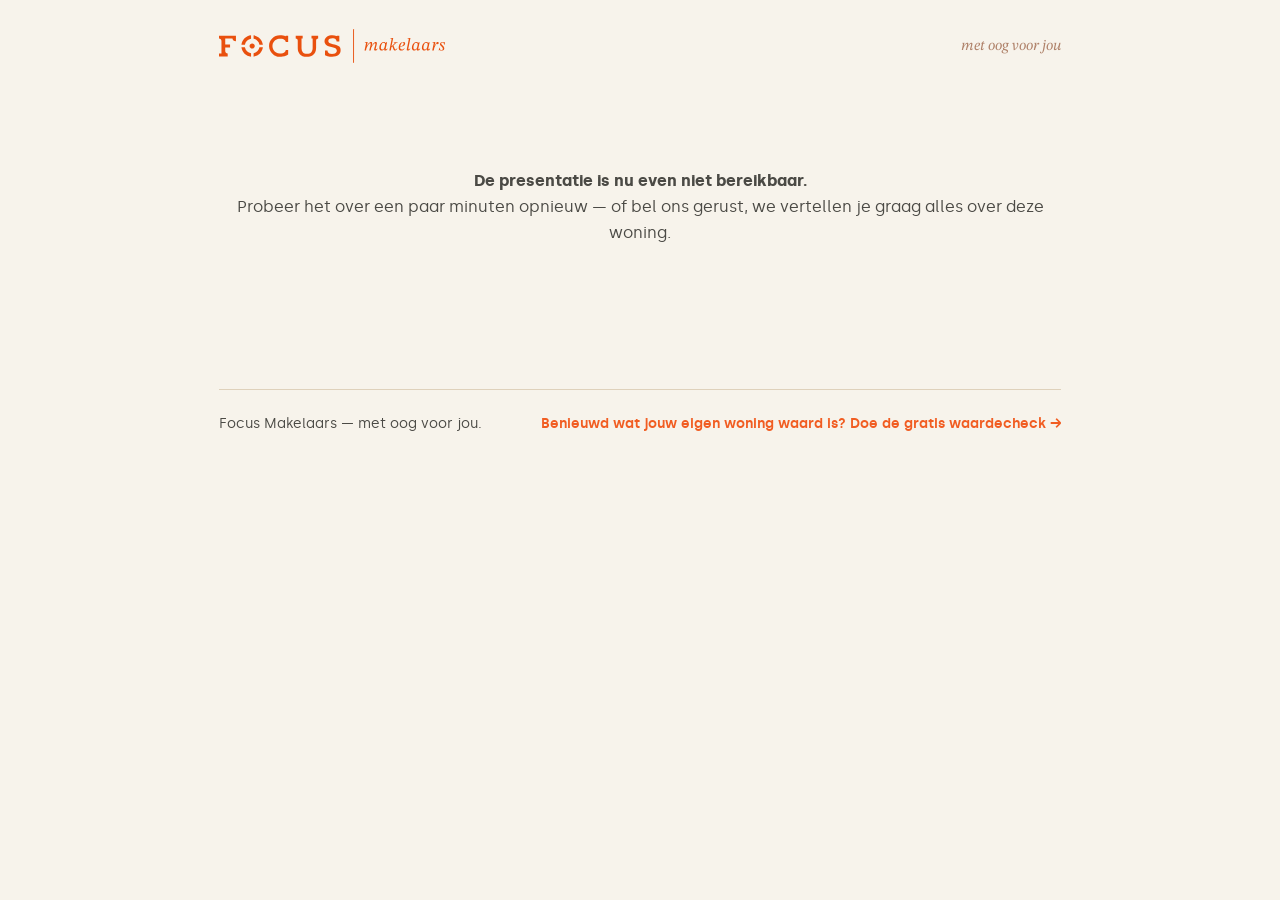
<file: w/index.html>
<!DOCTYPE html>
<html lang="nl">
<head>
<meta charset="UTF-8">
<meta name="viewport" content="width=device-width, initial-scale=1.0">
<title>Woningpresentatie | Focus Makelaars</title>
<meta name="description" content="Bekijk de volledige woningpresentatie van Focus Makelaars — foto's, het verhaal en alle kenmerken.">
<meta name="robots" content="noindex">
<link rel="icon" href="../assets/logo/beeldmerk-warm-oranje.svg" type="image/svg+xml">
<link rel="stylesheet" href="pagina.css?v=3">
</head>
<body>

<div class="shell">

  <header class="top">
    <a class="merk" href="https://www.focusmakelaars.nl">
      <img src="../assets/logo/logo-liggend-warm-oranje.svg" alt="Focus Makelaars" class="merk__logo">
    </a>
    <span class="top__oog serif">met oog voor jou</span>
  </header>

  <!-- laden / fout -->
  <section class="melding" id="wLaden">
    <div class="melding__oog" id="wLaadOog"></div>
    <p>Woning laden…</p>
  </section>
  <section class="melding is-verborgen" id="wFout">
    <p><strong>De presentatie is nu even niet bereikbaar.</strong><br>
    Probeer het over een paar minuten opnieuw — of bel ons gerust, we vertellen je graag alles over deze woning.</p>
    <p class="melding__contact" id="wFoutContact"></p>
  </section>

  <!-- woning -->
  <main class="woning is-verborgen" id="wInhoud">
    <section class="hero">
      <div class="hero__foto" id="wHeroFoto"></div>
      <div class="hero__balk">
        <div>
          <span class="kicker" id="wStatus">Te koop</span>
          <h1 id="wAdres"></h1>
          <p class="hero__plaats serif" id="wPlaats"></p>
        </div>
        <div class="hero__prijs" id="wPrijs"></div>
      </div>
      <div class="hero__kern" id="wKern"></div>
    </section>

    <!-- registratie-poort -->
    <section class="poort" id="wPoort">
      <h2>Bekijk de volledige presentatie <span class="serif">— gratis.</span></h2>
      <p>Laat je naam en e-mailadres achter en bekijk direct alle foto's, het verhaal en de kenmerken van deze woning.</p>
      <form id="wForm">
        <input type="text" id="wNaam" placeholder="Je naam" autocomplete="name" required>
        <input type="email" id="wEmail" placeholder="Je e-mailadres" autocomplete="email" required>
        <input type="tel" id="wTel" placeholder="Telefoon (niet verplicht)" autocomplete="tel">
        <button class="knop" type="submit" id="wVerder">Bekijk de presentatie
          <svg viewBox="0 0 24 24" fill="none" stroke="currentColor" stroke-width="2.4" stroke-linecap="round" stroke-linejoin="round"><path d="M5 12h14"/><path d="m12 5 7 7-7 7"/></svg>
        </button>
      </form>
      <p class="poort__privacy">We gebruiken je gegevens alleen om je over deze woning te informeren. Geen nieuwsbrieven, geen gedoe.</p>
      <p class="poort__fout is-verborgen" id="wFormFout"></p>
    </section>

    <!-- volledige presentatie (na registratie) -->
    <div class="vol is-verborgen" id="wVol">
      <section class="blok" id="wVerhaalBlok">
        <span class="kicker">Het verhaal</span>
        <h2>Welkom <span class="serif">binnen.</span></h2>
        <div class="verhaal" id="wVerhaal"></div>
      </section>

      <section class="blok">
        <span class="kicker">De foto's</span>
        <h2>Kijk gerust <span class="serif">rond.</span></h2>
        <div class="galerij" id="wGalerij"></div>
      </section>

      <section class="blok">
        <span class="kicker">De feiten</span>
        <h2>Alles op een rij, <span class="serif">zwart op wit.</span></h2>
        <div class="feiten" id="wFeiten"></div>
      </section>

      <section class="blok is-verborgen" id="wDocsBlok">
        <span class="kicker">Downloads</span>
        <h2>Alle documenten <span class="serif">bij de hand.</span></h2>
        <div class="docs" id="wDocs"></div>
      </section>

      <section class="cta" id="wCta">
        <h2>Zin om te komen kijken? <span class="serif">De koffie staat klaar.</span></h2>
        <p id="wCtaTekst"></p>
        <div class="cta__knoppen" id="wCtaKnoppen"></div>
      </section>
    </div>
  </main>

  <footer class="voet">
    <span id="wVoet">Focus Makelaars — met oog voor jou.</span>
    <a href="../waardecheck/">Benieuwd wat jouw eigen woning waard is? Doe de gratis waardecheck &rarr;</a>
  </footer>

</div>

<script src="../studio/data.js"></script>
<script src="pagina.js?v=2"></script>
</body>
</html>
</file>
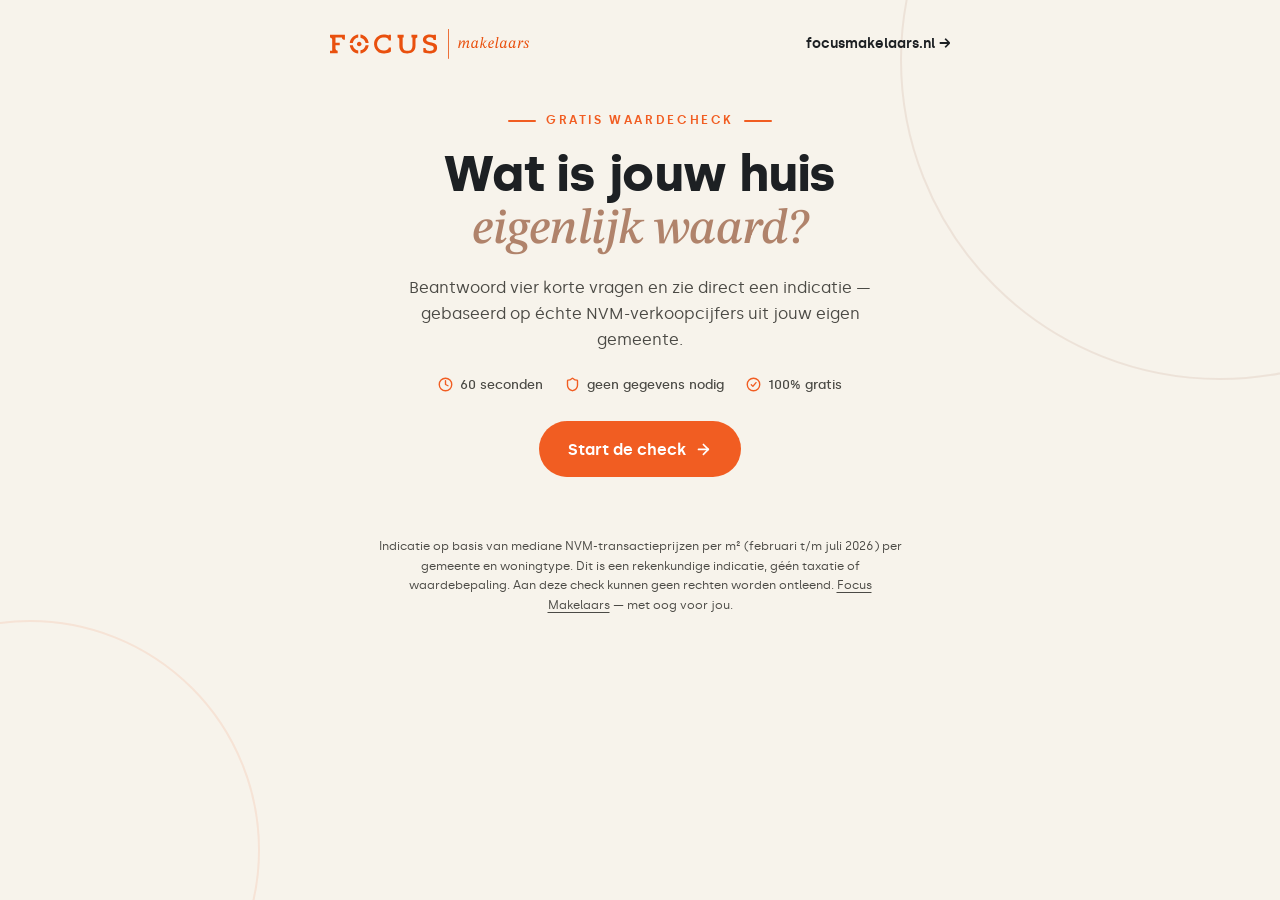
<file: waardecheck/index.html>
<!DOCTYPE html>
<html lang="nl">
<head>
<meta charset="UTF-8">
<meta name="viewport" content="width=device-width, initial-scale=1.0">
<title>Wat is jouw huis waard? | Focus Waardecheck</title>
<meta name="description" content="Zie in 60 seconden wat jouw woning ongeveer waard is, op basis van échte NVM-verkoopcijfers uit jouw gemeente. Gratis, zonder gegevens achter te laten.">
<meta property="og:title" content="Wat is jouw huis waard? — doe de gratis Focus Waardecheck">
<meta property="og:description" content="Vier korte vragen, direct een indicatie op basis van échte NVM-verkoopcijfers uit jouw gemeente. Gratis en vrijblijvend.">
<meta property="og:type" content="website">
<link rel="icon" href="../assets/logo/beeldmerk-warm-oranje.svg" type="image/svg+xml">
<link rel="stylesheet" href="waardecheck.css?v=1">
</head>
<body>

<div class="deco" aria-hidden="true"></div>

<div class="shell">

  <header class="top">
    <a class="merk" href="../index.html">
      <img src="../assets/logo/logo-liggend-warm-oranje.svg" alt="Focus Makelaars">
    </a>
    <a class="top__site" href="../index.html">focusmakelaars.nl &rarr;</a>
  </header>

  <section class="hero">
    <span class="kicker">Gratis waardecheck</span>
    <h1>Wat is jouw huis<br><span class="serif">eigenlijk waard?</span></h1>
    <p>Beantwoord vier korte vragen en zie direct een indicatie — gebaseerd op échte NVM-verkoopcijfers uit jouw eigen gemeente.</p>
    <div class="hero__trust">
      <span><svg viewBox="0 0 24 24" fill="none" stroke="currentColor" stroke-width="2.2" stroke-linecap="round" stroke-linejoin="round"><circle cx="12" cy="12" r="10"/><polyline points="12 6 12 12 16 14"/></svg>60 seconden</span>
      <span><svg viewBox="0 0 24 24" fill="none" stroke="currentColor" stroke-width="2.2" stroke-linecap="round" stroke-linejoin="round"><path d="M20 13c0 5-3.5 7.5-7.66 8.95a1 1 0 0 1-.67-.01C7.5 20.5 4 18 4 13V6a1 1 0 0 1 1-1c2 0 4.5-1.2 6.24-2.72a1.17 1.17 0 0 1 1.52 0C14.51 3.81 17 5 19 5a1 1 0 0 1 1 1z"/></svg>geen gegevens nodig</span>
      <span><svg viewBox="0 0 24 24" fill="none" stroke="currentColor" stroke-width="2.2" stroke-linecap="round" stroke-linejoin="round"><circle cx="12" cy="12" r="10"/><path d="m8.5 12.5 2.5 2.5 5-6"/></svg>100% gratis</span>
    </div>
    <p style="margin-top:1.6rem"><button class="knop knop--primair" id="startBtn">Start de check
      <svg viewBox="0 0 24 24" fill="none" stroke="currentColor" stroke-width="2.4" stroke-linecap="round" stroke-linejoin="round"><path d="M5 12h14"/><path d="m12 5 7 7-7 7"/></svg>
    </button></p>
  </section>

  <main id="wizard" class="is-verborgen">
    <div class="kaart" id="wizardKaart">

      <!-- STAP 1: gemeente -->
      <section class="stap is-actief" id="stap-gemeente">
        <p class="stap__nr">Vraag 1 van 4</p>
        <h2>Waar staat je woning?</h2>
        <p class="stap__sub">We rekenen met de werkelijke verkoopcijfers uit jouw gemeente.</p>
        <select class="select" id="gemeenteSelect">
          <option value="" selected disabled>Kies je gemeente…</option>
        </select>
        <div class="acties">
          <span></span>
          <button class="knop knop--primair" id="gemeenteVerder" disabled>Verder
            <svg viewBox="0 0 24 24" fill="none" stroke="currentColor" stroke-width="2.4" stroke-linecap="round" stroke-linejoin="round"><path d="M5 12h14"/><path d="m12 5 7 7-7 7"/></svg>
          </button>
        </div>
      </section>

      <!-- STAP anders: gemeente niet in lijst -->
      <section class="stap" id="stap-anders">
        <p class="stap__nr">Geen probleem</p>
        <h2>Ook buiten deze gemeentes <span class="serif" style="color:var(--iris-bruin)">kijken we graag mee.</span></h2>
        <p class="stap__sub">Voor jouw gemeente hebben we geen recente cijfers in deze check zitten — maar een gratis waardebepaling kan altijd. Bel of mail de vestiging bij jou in de buurt:</p>
        <div class="chips">
          <div class="chip"><strong>Helmond</strong> 0492 - 792 172</div>
          <div class="chip"><strong>Eindhoven</strong> 040 - 218 00 78</div>
          <div class="chip"><strong>Breda</strong> 076 - 766 01 03</div>
          <div class="chip"><strong>Rotterdam</strong> 010 - 200 43 14</div>
          <div class="chip"><strong>Kennemerland</strong> 0251 - 342 414</div>
          <div class="chip"><strong>de Meierij</strong> 06 - 50 62 77 49</div>
        </div>
        <div class="acties">
          <button class="knop knop--terug" id="andersTerug">&larr; Terug</button>
          <a class="knop knop--primair" href="mailto:info@focusmakelaars.nl?subject=Gratis%20waardebepaling%20aanvragen">Mail ons</a>
        </div>
      </section>

      <!-- STAP 2: woningtype -->
      <section class="stap" id="stap-type">
        <p class="stap__nr">Vraag 2 van 4</p>
        <h2>Wat voor woning is het?</h2>
        <p class="stap__sub">Elk woningtype heeft z'n eigen prijs per vierkante meter.</p>
        <div class="tegels" id="typeTegels">
          <button class="tegel" data-type="Tussenwoning">
            <svg viewBox="0 0 48 48" fill="none" stroke="currentColor" stroke-width="2.4" stroke-linecap="round" stroke-linejoin="round"><path d="M2 20v20M46 20v20M2 24h8M38 24h8" opacity=".38"/><path d="M10 40V20l14-10 14 10v20z"/><path d="M20 40v-9h8v9"/></svg>
            Tussenwoning
          </button>
          <button class="tegel" data-type="Hoekwoning">
            <svg viewBox="0 0 48 48" fill="none" stroke="currentColor" stroke-width="2.4" stroke-linecap="round" stroke-linejoin="round"><path d="M46 22v18M40 26h6" opacity=".38"/><path d="M6 40V18l14-10 14 10v22z"/><path d="M15 40v-9h8v9"/><path d="M28 26h6v14h-6"/></svg>
            Hoekwoning
          </button>
          <button class="tegel" data-type="2-onder-1-kapwoning">
            <svg viewBox="0 0 48 48" fill="none" stroke="currentColor" stroke-width="2.4" stroke-linecap="round" stroke-linejoin="round"><path d="M4 40V20l10-8 10 8v20zM24 20l10-8 10 8v20H24"/><path d="M10 40v-8h6v8M32 40v-8h6v8"/></svg>
            2-onder-1-kap
          </button>
          <button class="tegel" data-type="Vrijstaande woning">
            <svg viewBox="0 0 48 48" fill="none" stroke="currentColor" stroke-width="2.4" stroke-linecap="round" stroke-linejoin="round"><path d="M8 40V19L24 7l16 12v21z"/><path d="M19 40V29h10v11"/><path d="M2 40h44" opacity=".38"/></svg>
            Vrijstaand
          </button>
          <button class="tegel" data-type="Appartement">
            <svg viewBox="0 0 48 48" fill="none" stroke="currentColor" stroke-width="2.4" stroke-linecap="round" stroke-linejoin="round"><rect x="12" y="6" width="24" height="34" rx="2"/><path d="M18 13h4M26 13h4M18 20h4M26 20h4M18 27h4M26 27h4M21 40v-6h6v6"/><path d="M6 40h36" opacity=".38"/></svg>
            Appartement
          </button>
        </div>
        <div class="acties">
          <button class="knop knop--terug" data-terug="gemeente">&larr; Terug</button>
          <span></span>
        </div>
      </section>

      <!-- STAP 3: oppervlakte -->
      <section class="stap" id="stap-m2">
        <p class="stap__nr">Vraag 3 van 4</p>
        <h2>Hoeveel woonoppervlak heb je?</h2>
        <p class="stap__sub">Een schatting is prima — je vindt het exacte aantal m² op funda of in je koopakte.</p>
        <div class="m2">
          <div class="m2__waarde" id="m2Waarde">120<small>m²</small></div>
          <input type="range" id="m2Slider" min="40" max="300" step="5" value="120">
          <div class="m2__schaal"><span>40 m²</span><span>300 m²</span></div>
        </div>
        <div class="acties">
          <button class="knop knop--terug" data-terug="type">&larr; Terug</button>
          <button class="knop knop--primair" id="m2Verder">Verder
            <svg viewBox="0 0 24 24" fill="none" stroke="currentColor" stroke-width="2.4" stroke-linecap="round" stroke-linejoin="round"><path d="M5 12h14"/><path d="m12 5 7 7-7 7"/></svg>
          </button>
        </div>
      </section>

      <!-- STAP 4: staat -->
      <section class="stap" id="stap-staat">
        <p class="stap__nr">Vraag 4 van 4</p>
        <h2>In welke staat is de woning?</h2>
        <p class="stap__sub">Eerlijk antwoorden mag — het blijft tussen ons.</p>
        <div class="tegels tegels--drie" id="staatTegels">
          <button class="tegel" data-staat="moderniseren">
            <svg viewBox="0 0 48 48" fill="none" stroke="currentColor" stroke-width="2.4" stroke-linecap="round" stroke-linejoin="round"><path d="M14 34l-8 8M20 22 8 34M34 14 22 26"/><path d="M28 8l12 12-6 6L22 14z"/><path d="M40 20l4-4-8-8-4 4"/></svg>
            Toe aan modernisering
            <em>keuken, badkamer of meer mag een opfrisser</em>
          </button>
          <button class="tegel" data-staat="goed">
            <svg viewBox="0 0 48 48" fill="none" stroke="currentColor" stroke-width="2.4" stroke-linecap="round" stroke-linejoin="round"><path d="M8 40V19L24 7l16 12v21z"/><path d="m18 26 5 5 8-9"/></svg>
            Goed onderhouden
            <em>netjes bijgehouden, prima bewoonbaar</em>
          </button>
          <button class="tegel" data-staat="luxe">
            <svg viewBox="0 0 48 48" fill="none" stroke="currentColor" stroke-width="2.4" stroke-linecap="round" stroke-linejoin="round"><path d="M8 40V19L24 7l16 12v21z"/><path d="m24 22-2.4 4.9-5.4.8 3.9 3.8-.9 5.4 4.8-2.6 4.8 2.6-.9-5.4 3.9-3.8-5.4-.8z"/></svg>
            Recent gemoderniseerd
            <em>vernieuwde keuken/badkamer, strak afgewerkt</em>
          </button>
        </div>
        <div class="acties">
          <button class="knop knop--terug" data-terug="m2">&larr; Terug</button>
          <span></span>
        </div>
      </section>

      <!-- RESULTAAT -->
      <section class="stap" id="stap-resultaat">
        <p class="stap__nr">Jouw indicatie</p>
        <div class="resultaat__range" id="resRange">€ …</div>
        <p class="resultaat__mid" id="resMid"></p>
        <div class="chips">
          <div class="chip" id="chipM2"></div>
          <div class="chip" id="chipVerkocht"></div>
          <div class="chip" id="chipLooptijd"></div>
        </div>
        <p class="resultaat__duiding" id="resDuiding"></p>

        <div class="cta">
          <h3>De échte waarde? <span class="serif">Die bepalen we samen.</span></h3>
          <p>Een gratis waardebepaling door <strong id="ctaVestiging">Focus Makelaars</strong>: we komen langs, kijken met oog voor jouw woning én jouw verhaal, en je zit nergens aan vast.</p>
          <div class="cta__knoppen">
            <a class="knop knop--wit" id="ctaBel" href="#">
              <svg viewBox="0 0 24 24" fill="none" stroke="currentColor" stroke-width="2.2" stroke-linecap="round" stroke-linejoin="round"><path d="M22 16.9v3a2 2 0 0 1-2.2 2 19.8 19.8 0 0 1-8.6-3 19.5 19.5 0 0 1-6-6 19.8 19.8 0 0 1-3-8.7A2 2 0 0 1 4.1 2h3a2 2 0 0 1 2 1.7c.1 1 .4 2 .7 2.8a2 2 0 0 1-.5 2.1L8 9.9a16 16 0 0 0 6 6l1.3-1.3a2 2 0 0 1 2.1-.4c.9.3 1.9.5 2.8.7a2 2 0 0 1 1.8 2Z"/></svg>
              <span>Bel ons</span>
            </a>
            <a class="knop knop--rand" id="ctaMail" href="#">
              <svg viewBox="0 0 24 24" fill="none" stroke="currentColor" stroke-width="2.2" stroke-linecap="round" stroke-linejoin="round"><rect width="20" height="16" x="2" y="4" rx="2"/><path d="m22 7-8.97 5.7a1.94 1.94 0 0 1-2.06 0L2 7"/></svg>
              Plan gratis waardebepaling
            </a>
          </div>
          <p class="cta__voet">Gratis en vrijblijvend — <span class="serif">met oog voor jou.</span></p>
        </div>

        <div class="opnieuw"><button id="opnieuwBtn">Nog een woning checken</button></div>
      </section>

      <div class="dots" aria-hidden="true"><span></span><span></span><span></span><span></span><span></span></div>
    </div>

    <!-- rekenoverlay -->
    <div class="kaart is-verborgen" id="rekenKaart">
      <div class="reken">
        <svg class="reken__oog" viewBox="0 0 252 252.37" xmlns="http://www.w3.org/2000/svg" aria-hidden="true"><path d="M142.8867.493v40.765c35.029,6.953,62.503,35.099,68.474,70.467h40.639C245.4327,54.129,200.1497,8.149,142.8867.493" fill="currentColor"/><path d="M0,111.725h40.639c6.192-36.662,35.481-65.571,72.344-71.152V0C53.897,6.05,6.718,52.834,0,111.725" fill="currentColor"/><path d="M40.8159,141.6289H.1259c7.129,58.426,54.099,104.723,112.857,110.74v-40.573c-36.53-5.532-65.619-33.975-72.167-70.167" fill="currentColor"/><path d="M142.8867,211.1107v40.764c56.936-7.611,102.017-53.113,108.988-110.246h-40.688c-6.316,34.904-33.597,62.593-68.3,69.482" fill="currentColor"/><path d="M156.4087,126.1845c0,16.794-13.615,30.408-30.409,30.408s-30.408-13.614-30.408-30.408,13.614-30.409,30.408-30.409,30.409,13.615,30.409,30.409" fill="currentColor"/></svg>
        <p id="rekenTekst">NVM-verkoopcijfers ophalen…</p>
        <p class="serif" style="color:var(--iris-bruin);margin-top:.4rem">met oog voor jouw buurt</p>
      </div>
    </div>
  </main>

  <p class="bron">
    Indicatie op basis van mediane NVM-transactieprijzen per m² (februari t/m juli 2026) per gemeente en woningtype.
    Dit is een rekenkundige indicatie, géén taxatie of waardebepaling.
    Aan deze check kunnen geen rechten worden ontleend. <a href="../index.html">Focus Makelaars</a> — met oog voor jou.
  </p>

</div>

<script src="waardecheck.js?v=2"></script>
</body>
</html>
</file>
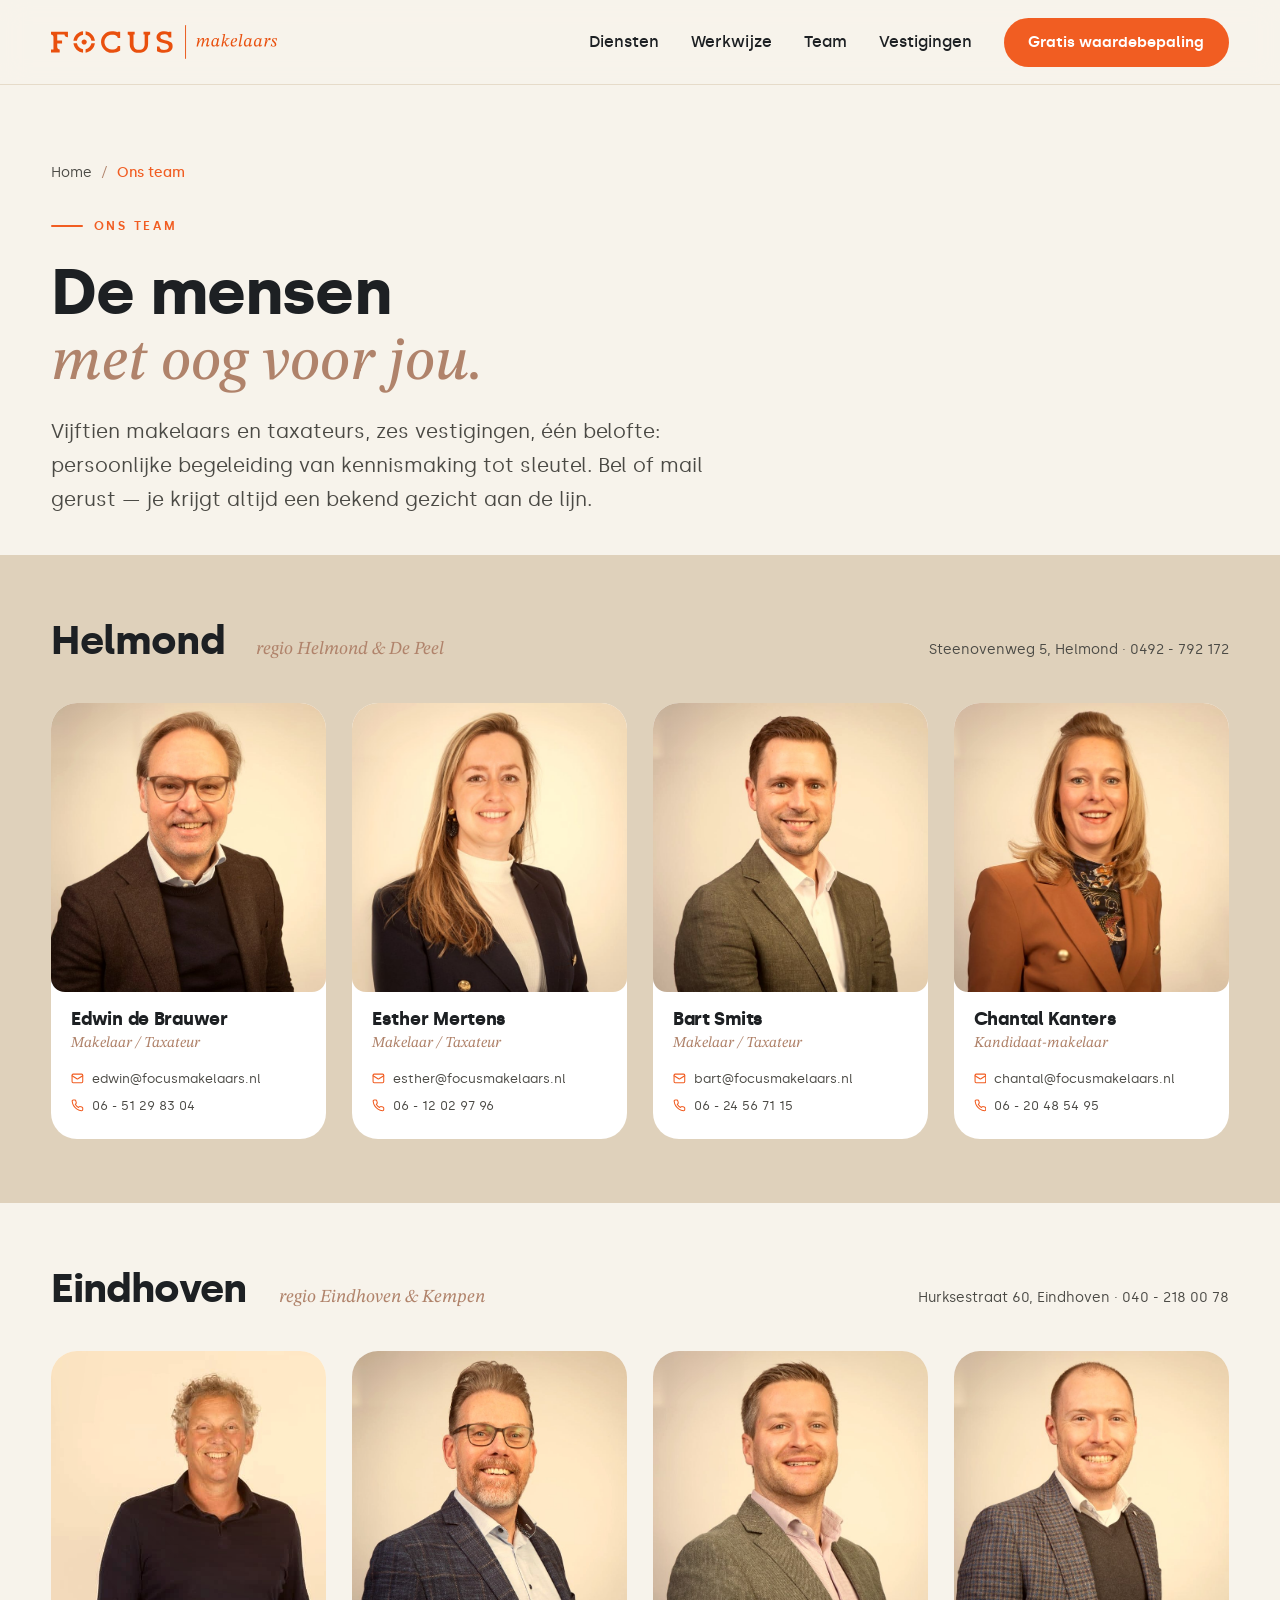
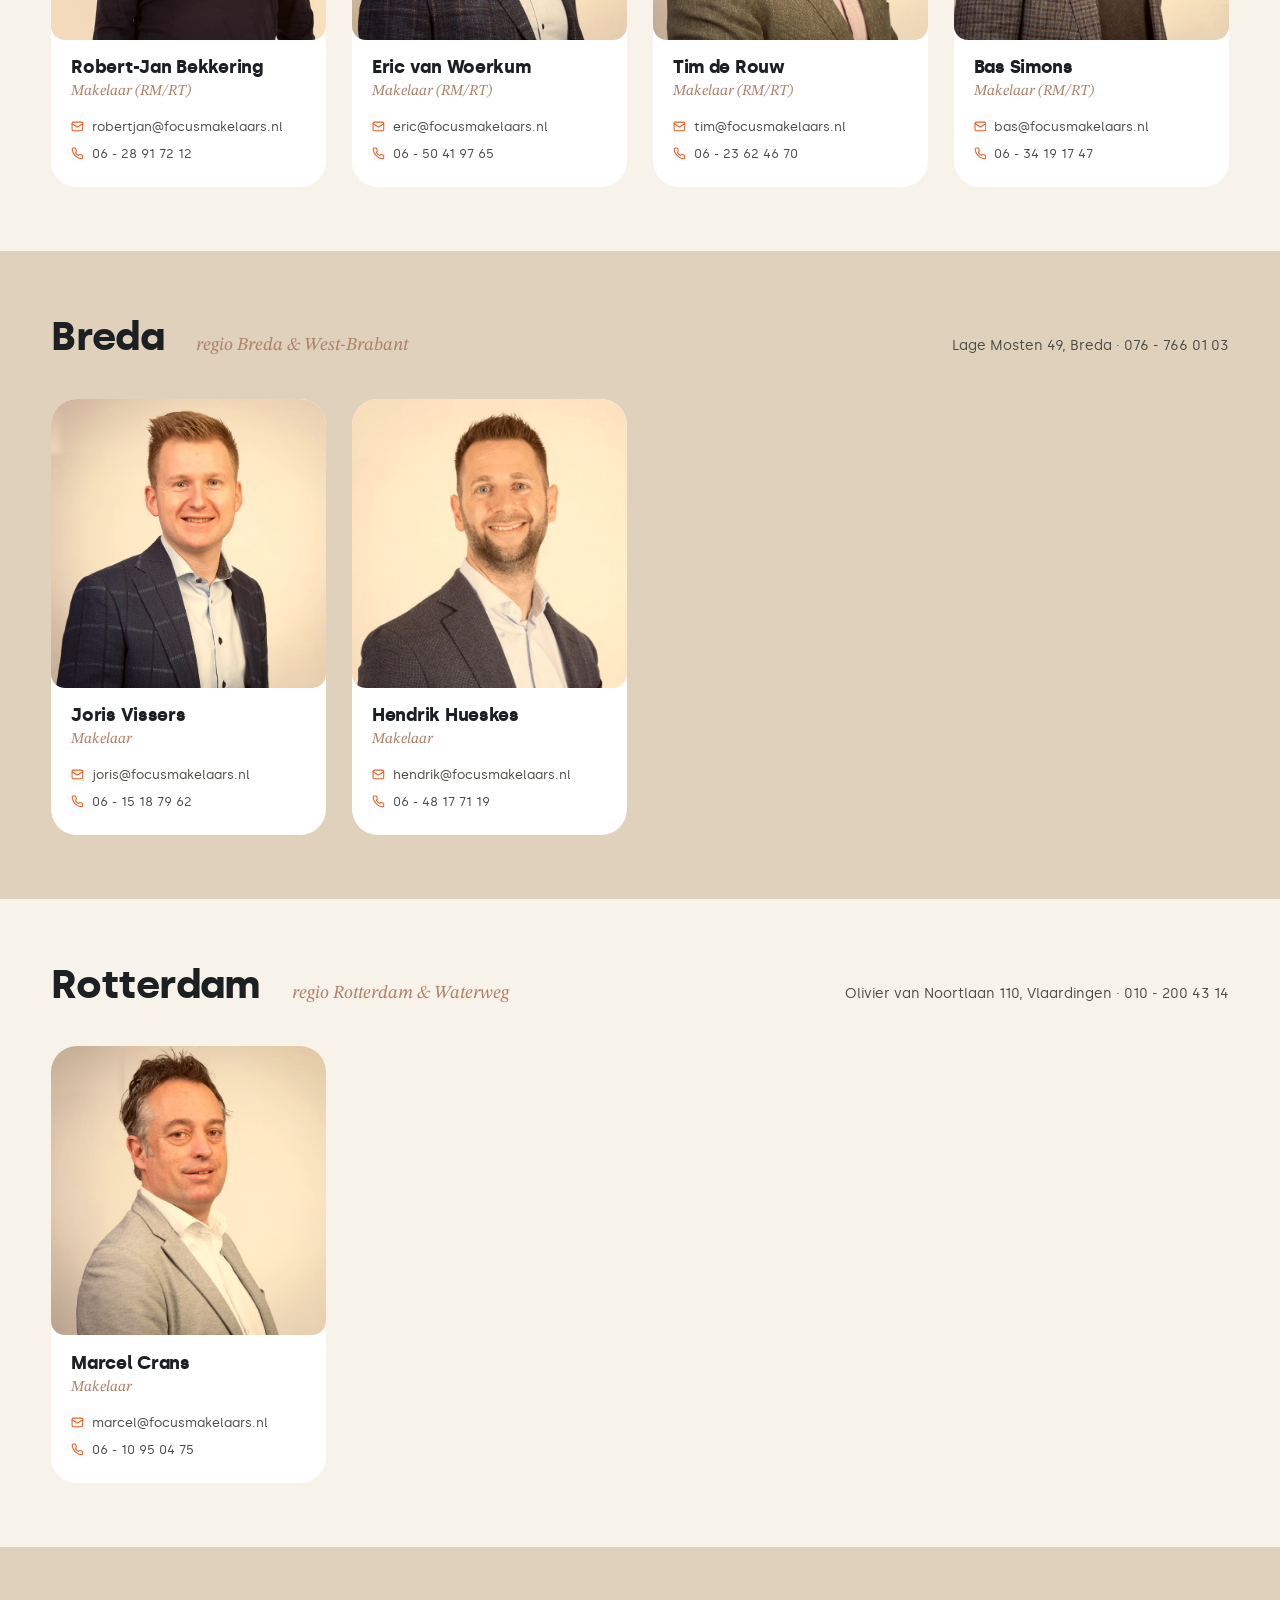
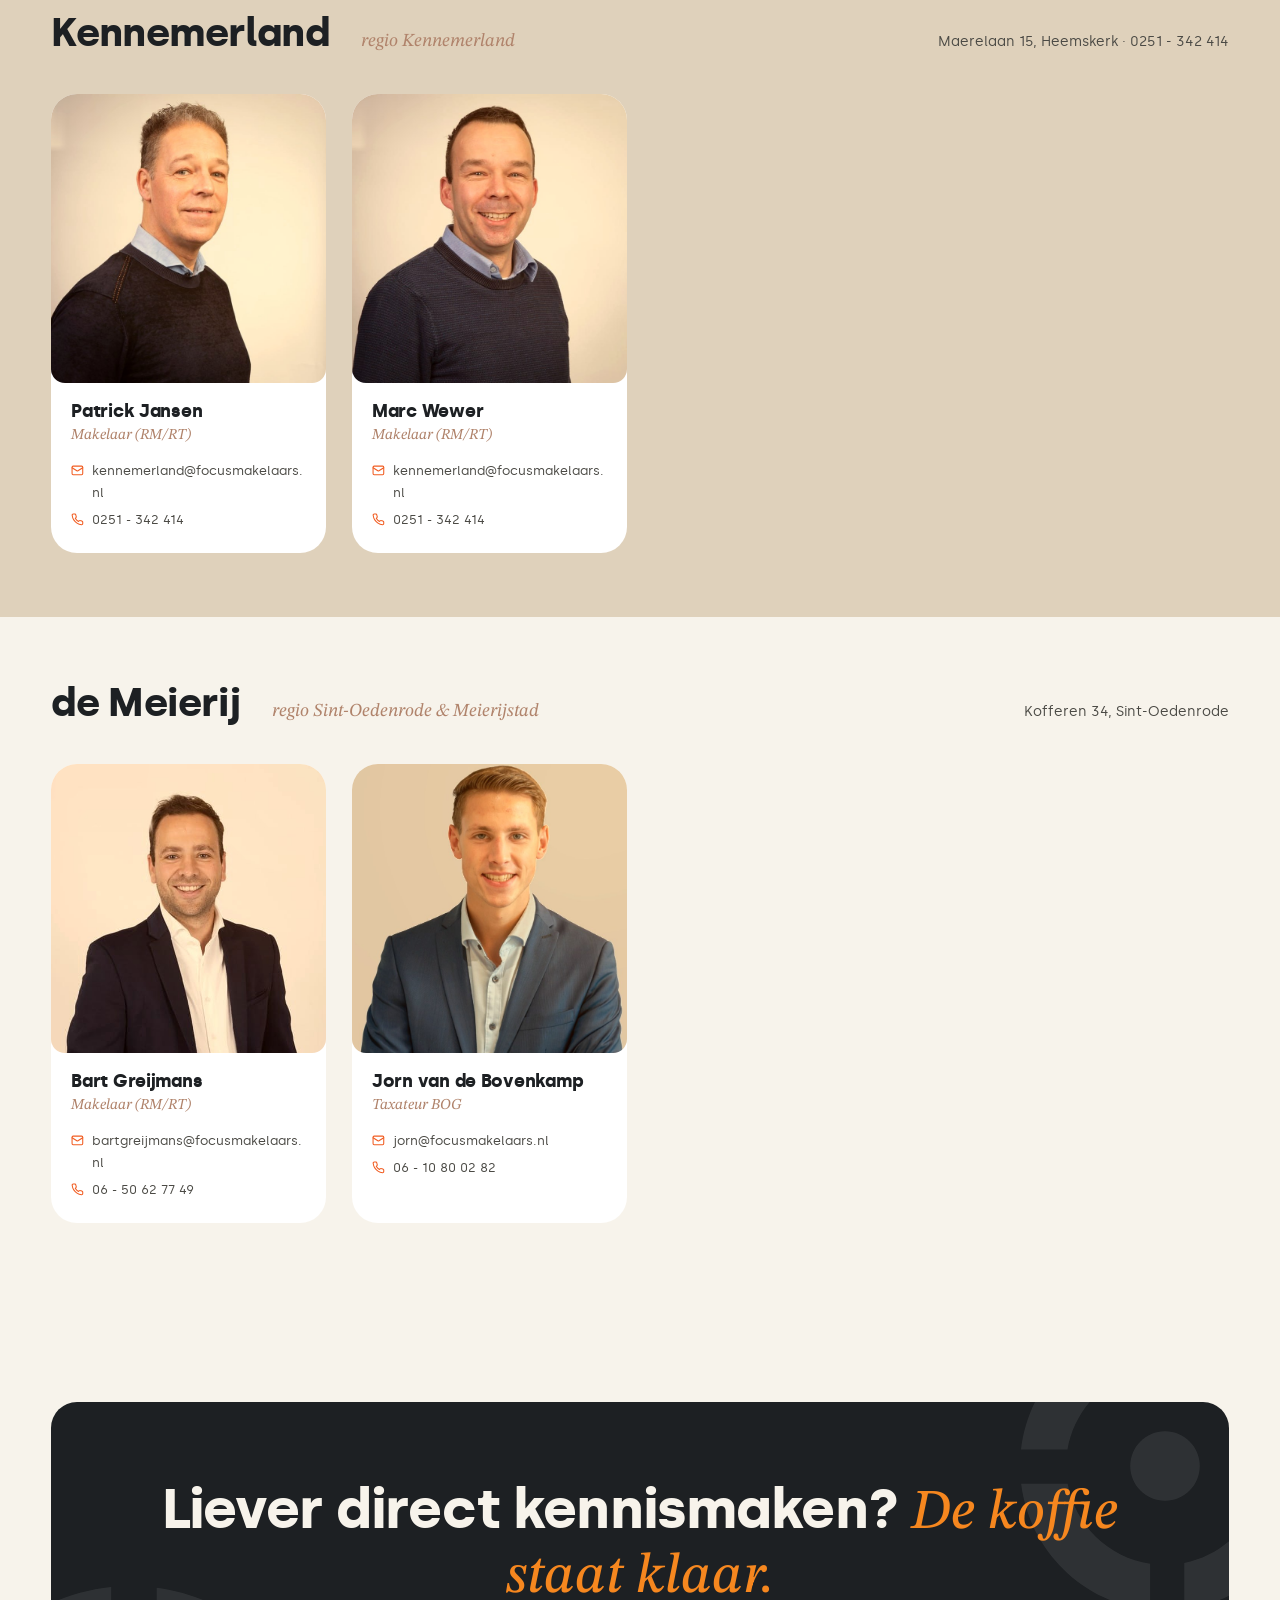
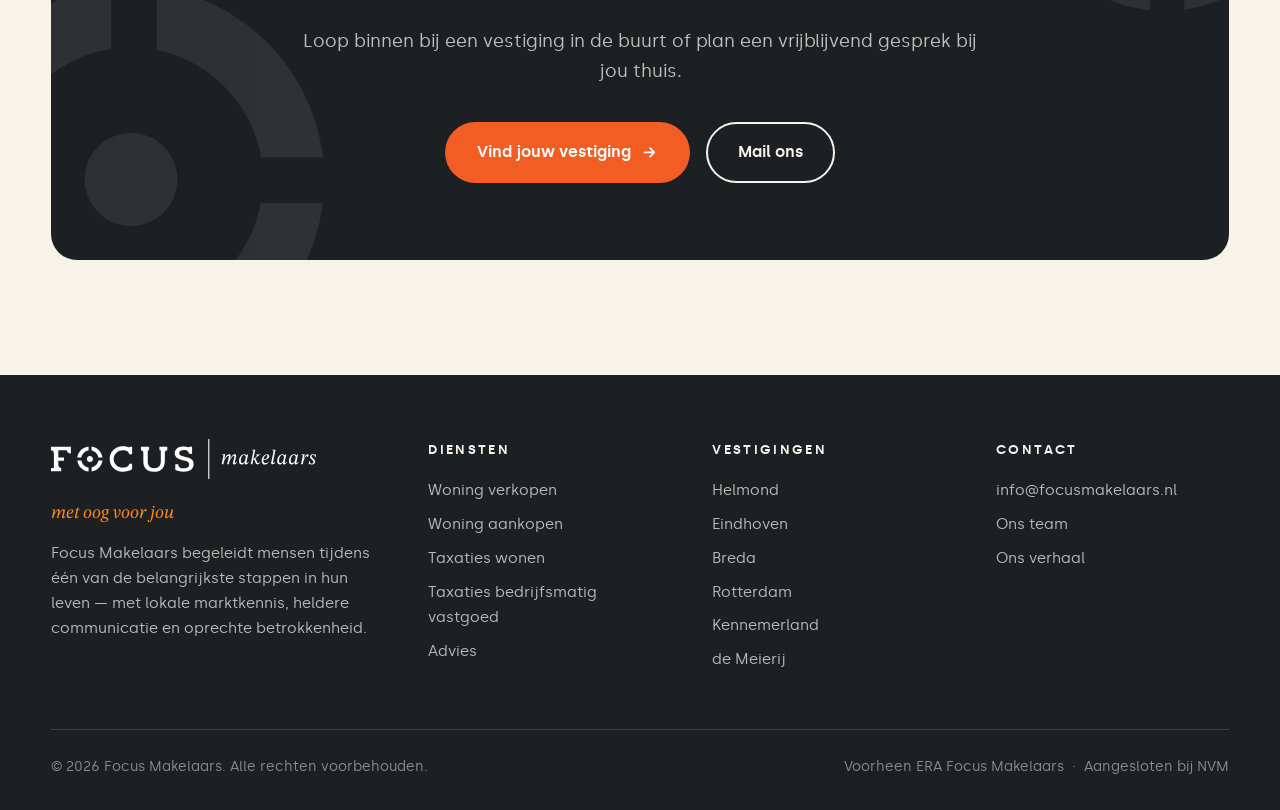
<file: team.html>
<!DOCTYPE html>
<html lang="nl">
<head>
  <meta charset="UTF-8">
  <meta name="viewport" content="width=device-width, initial-scale=1.0">
  <title>Ons team — Focus Makelaars</title>
  <meta name="description" content="Maak kennis met de makelaars en taxateurs van Focus Makelaars — per vestiging, met direct contact. Met oog voor jou.">
  <link rel="icon" type="image/svg+xml" href="assets/logo/beeldmerk-warm-oranje.svg">
  <link rel="preload" href="assets/fonts/Silka-Bold.woff2?v=3" as="font" type="font/woff2" crossorigin>
  <link rel="preload" href="assets/fonts/Silka-Regular.woff2?v=3" as="font" type="font/woff2" crossorigin>
  <link rel="preload" href="assets/fonts/STIXTwoTextItalic-Var.woff2" as="font" type="font/woff2" crossorigin>
  <link rel="stylesheet" href="assets/css/style.css?v=3">
</head>
<body>

  <header class="site-header">
    <div class="wrap nav">
      <a class="nav__logo" href="index.html" aria-label="Focus Makelaars — home">
        <img src="assets/logo/logo-liggend-warm-oranje.svg" alt="Focus Makelaars">
      </a>
      <button class="nav__toggle" aria-label="Menu openen" aria-expanded="false">
        <span></span><span></span><span></span>
      </button>
      <nav class="nav__links" id="menu">
        <div class="nav__drop">
          <a href="index.html#diensten">Diensten</a>
          <div class="nav__dropmenu">
            <a href="diensten/verkopen.html">Woning verkopen</a>
            <a href="diensten/aankopen.html">Woning aankopen</a>
            <a href="diensten/taxeren.html">Taxaties wonen</a>
            <a class="sub" href="diensten/taxeren-bog.html">Bedrijfsmatig vastgoed</a>
            <a href="diensten/adviseren.html">Advies</a>
          </div>
        </div>
        <a href="index.html#werkwijze">Werkwijze</a>
        <a href="team.html">Team</a>
        <a href="index.html#vestigingen">Vestigingen</a>
        <a class="btn btn--primary" href="index.html#contact">Gratis waardebepaling</a>
      </nav>
    </div>
  </header>

  <main>

    <section class="team-intro">
      <div class="wrap">
        <nav class="breadcrumb" aria-label="Kruimelpad">
          <a href="index.html">Home</a><span class="sep">/</span>
          <span aria-current="page">Ons team</span>
        </nav>
        <p class="kicker">Ons team</p>
        <h1>De mensen <span class="accent">met oog voor jou.</span></h1>
        <p class="lead">Vijftien makelaars en taxateurs, zes vestigingen, één belofte: persoonlijke begeleiding van kennismaking tot sleutel. Bel of mail gerust — je krijgt altijd een bekend gezicht aan de lijn.</p>
      </div>
    </section>

    <section class="team-vestiging" id="helmond">
      <div class="wrap">
        <div class="team-vestiging__head reveal">
          <h2>Helmond</h2>
          <span class="regio">regio Helmond & De Peel</span>
          <span class="adres">Steenovenweg 5, Helmond · 0492 - 792 172</span>
        </div>
        <div class="team-grid">
          <article class="lid reveal">
            <div class="lid__foto"><img src="assets/img/team/edwin-de-brauwer.jpg" alt="Edwin de Brauwer" loading="lazy"></div>
            <div class="lid__body">
              <h3>Edwin de Brauwer</h3>
              <span class="rol">Makelaar / Taxateur</span>
              <ul>
                <li><svg viewBox="0 0 24 24" fill="none" stroke="currentColor" stroke-width="2" stroke-linecap="round" stroke-linejoin="round"><rect width="20" height="16" x="2" y="4" rx="2"/><path d="m22 7-8.97 5.7a1.94 1.94 0 0 1-2.06 0L2 7"/></svg><a href="mailto:edwin@focusmakelaars.nl">edwin@focusmakelaars.nl</a></li>
                <li><svg viewBox="0 0 24 24" fill="none" stroke="currentColor" stroke-width="2" stroke-linecap="round" stroke-linejoin="round"><path d="M22 16.9v3a2 2 0 0 1-2.2 2 19.8 19.8 0 0 1-8.6-3 19.5 19.5 0 0 1-6-6 19.8 19.8 0 0 1-3-8.7A2 2 0 0 1 4.1 2h3a2 2 0 0 1 2 1.7c.1 1 .4 2 .7 2.8a2 2 0 0 1-.5 2.1L8 9.9a16 16 0 0 0 6 6l1.3-1.3a2 2 0 0 1 2.1-.4c.9.3 1.9.5 2.8.7a2 2 0 0 1 1.8 2Z"/></svg><a href="tel:0651298304">06 - 51 29 83 04</a></li>
              </ul>
            </div>
          </article>
          <article class="lid reveal">
            <div class="lid__foto"><img src="assets/img/team/esther-mertens.jpg" alt="Esther Mertens" loading="lazy"></div>
            <div class="lid__body">
              <h3>Esther Mertens</h3>
              <span class="rol">Makelaar / Taxateur</span>
              <ul>
                <li><svg viewBox="0 0 24 24" fill="none" stroke="currentColor" stroke-width="2" stroke-linecap="round" stroke-linejoin="round"><rect width="20" height="16" x="2" y="4" rx="2"/><path d="m22 7-8.97 5.7a1.94 1.94 0 0 1-2.06 0L2 7"/></svg><a href="mailto:esther@focusmakelaars.nl">esther@focusmakelaars.nl</a></li>
                <li><svg viewBox="0 0 24 24" fill="none" stroke="currentColor" stroke-width="2" stroke-linecap="round" stroke-linejoin="round"><path d="M22 16.9v3a2 2 0 0 1-2.2 2 19.8 19.8 0 0 1-8.6-3 19.5 19.5 0 0 1-6-6 19.8 19.8 0 0 1-3-8.7A2 2 0 0 1 4.1 2h3a2 2 0 0 1 2 1.7c.1 1 .4 2 .7 2.8a2 2 0 0 1-.5 2.1L8 9.9a16 16 0 0 0 6 6l1.3-1.3a2 2 0 0 1 2.1-.4c.9.3 1.9.5 2.8.7a2 2 0 0 1 1.8 2Z"/></svg><a href="tel:0612029796">06 - 12 02 97 96</a></li>
              </ul>
            </div>
          </article>
          <article class="lid reveal">
            <div class="lid__foto"><img src="assets/img/team/bart-smits.jpg" alt="Bart Smits" loading="lazy"></div>
            <div class="lid__body">
              <h3>Bart Smits</h3>
              <span class="rol">Makelaar / Taxateur</span>
              <ul>
                <li><svg viewBox="0 0 24 24" fill="none" stroke="currentColor" stroke-width="2" stroke-linecap="round" stroke-linejoin="round"><rect width="20" height="16" x="2" y="4" rx="2"/><path d="m22 7-8.97 5.7a1.94 1.94 0 0 1-2.06 0L2 7"/></svg><a href="mailto:bart@focusmakelaars.nl">bart@focusmakelaars.nl</a></li>
                <li><svg viewBox="0 0 24 24" fill="none" stroke="currentColor" stroke-width="2" stroke-linecap="round" stroke-linejoin="round"><path d="M22 16.9v3a2 2 0 0 1-2.2 2 19.8 19.8 0 0 1-8.6-3 19.5 19.5 0 0 1-6-6 19.8 19.8 0 0 1-3-8.7A2 2 0 0 1 4.1 2h3a2 2 0 0 1 2 1.7c.1 1 .4 2 .7 2.8a2 2 0 0 1-.5 2.1L8 9.9a16 16 0 0 0 6 6l1.3-1.3a2 2 0 0 1 2.1-.4c.9.3 1.9.5 2.8.7a2 2 0 0 1 1.8 2Z"/></svg><a href="tel:0624567115">06 - 24 56 71 15</a></li>
              </ul>
            </div>
          </article>
          <article class="lid reveal">
            <div class="lid__foto"><img src="assets/img/team/chantal-kanters.jpg" alt="Chantal Kanters" loading="lazy"></div>
            <div class="lid__body">
              <h3>Chantal Kanters</h3>
              <span class="rol">Kandidaat-makelaar</span>
              <ul>
                <li><svg viewBox="0 0 24 24" fill="none" stroke="currentColor" stroke-width="2" stroke-linecap="round" stroke-linejoin="round"><rect width="20" height="16" x="2" y="4" rx="2"/><path d="m22 7-8.97 5.7a1.94 1.94 0 0 1-2.06 0L2 7"/></svg><a href="mailto:chantal@focusmakelaars.nl">chantal@focusmakelaars.nl</a></li>
                <li><svg viewBox="0 0 24 24" fill="none" stroke="currentColor" stroke-width="2" stroke-linecap="round" stroke-linejoin="round"><path d="M22 16.9v3a2 2 0 0 1-2.2 2 19.8 19.8 0 0 1-8.6-3 19.5 19.5 0 0 1-6-6 19.8 19.8 0 0 1-3-8.7A2 2 0 0 1 4.1 2h3a2 2 0 0 1 2 1.7c.1 1 .4 2 .7 2.8a2 2 0 0 1-.5 2.1L8 9.9a16 16 0 0 0 6 6l1.3-1.3a2 2 0 0 1 2.1-.4c.9.3 1.9.5 2.8.7a2 2 0 0 1 1.8 2Z"/></svg><a href="tel:0620485495">06 - 20 48 54 95</a></li>
              </ul>
            </div>
          </article>
        </div>
      </div>
    </section>

    <section class="team-vestiging" id="eindhoven">
      <div class="wrap">
        <div class="team-vestiging__head reveal">
          <h2>Eindhoven</h2>
          <span class="regio">regio Eindhoven & Kempen</span>
          <span class="adres">Hurksestraat 60, Eindhoven · 040 - 218 00 78</span>
        </div>
        <div class="team-grid">
          <article class="lid reveal">
            <div class="lid__foto"><img src="assets/img/team/robert-jan-bekkering.jpg" alt="Robert-Jan Bekkering" loading="lazy"></div>
            <div class="lid__body">
              <h3>Robert-Jan Bekkering</h3>
              <span class="rol">Makelaar (RM/RT)</span>
              <ul>
                <li><svg viewBox="0 0 24 24" fill="none" stroke="currentColor" stroke-width="2" stroke-linecap="round" stroke-linejoin="round"><rect width="20" height="16" x="2" y="4" rx="2"/><path d="m22 7-8.97 5.7a1.94 1.94 0 0 1-2.06 0L2 7"/></svg><a href="mailto:robertjan@focusmakelaars.nl">robertjan@focusmakelaars.nl</a></li>
                <li><svg viewBox="0 0 24 24" fill="none" stroke="currentColor" stroke-width="2" stroke-linecap="round" stroke-linejoin="round"><path d="M22 16.9v3a2 2 0 0 1-2.2 2 19.8 19.8 0 0 1-8.6-3 19.5 19.5 0 0 1-6-6 19.8 19.8 0 0 1-3-8.7A2 2 0 0 1 4.1 2h3a2 2 0 0 1 2 1.7c.1 1 .4 2 .7 2.8a2 2 0 0 1-.5 2.1L8 9.9a16 16 0 0 0 6 6l1.3-1.3a2 2 0 0 1 2.1-.4c.9.3 1.9.5 2.8.7a2 2 0 0 1 1.8 2Z"/></svg><a href="tel:0628917212">06 - 28 91 72 12</a></li>
              </ul>
            </div>
          </article>
          <article class="lid reveal">
            <div class="lid__foto"><img src="assets/img/team/eric-van-woerkum.jpg" alt="Eric van Woerkum" loading="lazy"></div>
            <div class="lid__body">
              <h3>Eric van Woerkum</h3>
              <span class="rol">Makelaar (RM/RT)</span>
              <ul>
                <li><svg viewBox="0 0 24 24" fill="none" stroke="currentColor" stroke-width="2" stroke-linecap="round" stroke-linejoin="round"><rect width="20" height="16" x="2" y="4" rx="2"/><path d="m22 7-8.97 5.7a1.94 1.94 0 0 1-2.06 0L2 7"/></svg><a href="mailto:eric@focusmakelaars.nl">eric@focusmakelaars.nl</a></li>
                <li><svg viewBox="0 0 24 24" fill="none" stroke="currentColor" stroke-width="2" stroke-linecap="round" stroke-linejoin="round"><path d="M22 16.9v3a2 2 0 0 1-2.2 2 19.8 19.8 0 0 1-8.6-3 19.5 19.5 0 0 1-6-6 19.8 19.8 0 0 1-3-8.7A2 2 0 0 1 4.1 2h3a2 2 0 0 1 2 1.7c.1 1 .4 2 .7 2.8a2 2 0 0 1-.5 2.1L8 9.9a16 16 0 0 0 6 6l1.3-1.3a2 2 0 0 1 2.1-.4c.9.3 1.9.5 2.8.7a2 2 0 0 1 1.8 2Z"/></svg><a href="tel:0650419765">06 - 50 41 97 65</a></li>
              </ul>
            </div>
          </article>
          <article class="lid reveal">
            <div class="lid__foto"><img src="assets/img/team/tim-de-rouw.jpg" alt="Tim de Rouw" loading="lazy"></div>
            <div class="lid__body">
              <h3>Tim de Rouw</h3>
              <span class="rol">Makelaar (RM/RT)</span>
              <ul>
                <li><svg viewBox="0 0 24 24" fill="none" stroke="currentColor" stroke-width="2" stroke-linecap="round" stroke-linejoin="round"><rect width="20" height="16" x="2" y="4" rx="2"/><path d="m22 7-8.97 5.7a1.94 1.94 0 0 1-2.06 0L2 7"/></svg><a href="mailto:tim@focusmakelaars.nl">tim@focusmakelaars.nl</a></li>
                <li><svg viewBox="0 0 24 24" fill="none" stroke="currentColor" stroke-width="2" stroke-linecap="round" stroke-linejoin="round"><path d="M22 16.9v3a2 2 0 0 1-2.2 2 19.8 19.8 0 0 1-8.6-3 19.5 19.5 0 0 1-6-6 19.8 19.8 0 0 1-3-8.7A2 2 0 0 1 4.1 2h3a2 2 0 0 1 2 1.7c.1 1 .4 2 .7 2.8a2 2 0 0 1-.5 2.1L8 9.9a16 16 0 0 0 6 6l1.3-1.3a2 2 0 0 1 2.1-.4c.9.3 1.9.5 2.8.7a2 2 0 0 1 1.8 2Z"/></svg><a href="tel:0623624670">06 - 23 62 46 70</a></li>
              </ul>
            </div>
          </article>
          <article class="lid reveal">
            <div class="lid__foto"><img src="assets/img/team/bas-simons.jpg" alt="Bas Simons" loading="lazy"></div>
            <div class="lid__body">
              <h3>Bas Simons</h3>
              <span class="rol">Makelaar (RM/RT)</span>
              <ul>
                <li><svg viewBox="0 0 24 24" fill="none" stroke="currentColor" stroke-width="2" stroke-linecap="round" stroke-linejoin="round"><rect width="20" height="16" x="2" y="4" rx="2"/><path d="m22 7-8.97 5.7a1.94 1.94 0 0 1-2.06 0L2 7"/></svg><a href="mailto:bas@focusmakelaars.nl">bas@focusmakelaars.nl</a></li>
                <li><svg viewBox="0 0 24 24" fill="none" stroke="currentColor" stroke-width="2" stroke-linecap="round" stroke-linejoin="round"><path d="M22 16.9v3a2 2 0 0 1-2.2 2 19.8 19.8 0 0 1-8.6-3 19.5 19.5 0 0 1-6-6 19.8 19.8 0 0 1-3-8.7A2 2 0 0 1 4.1 2h3a2 2 0 0 1 2 1.7c.1 1 .4 2 .7 2.8a2 2 0 0 1-.5 2.1L8 9.9a16 16 0 0 0 6 6l1.3-1.3a2 2 0 0 1 2.1-.4c.9.3 1.9.5 2.8.7a2 2 0 0 1 1.8 2Z"/></svg><a href="tel:0634191747">06 - 34 19 17 47</a></li>
              </ul>
            </div>
          </article>
        </div>
      </div>
    </section>

    <section class="team-vestiging" id="breda">
      <div class="wrap">
        <div class="team-vestiging__head reveal">
          <h2>Breda</h2>
          <span class="regio">regio Breda & West-Brabant</span>
          <span class="adres">Lage Mosten 49, Breda · 076 - 766 01 03</span>
        </div>
        <div class="team-grid">
          <article class="lid reveal">
            <div class="lid__foto"><img src="assets/img/team/joris-vissers.jpg" alt="Joris Vissers" loading="lazy"></div>
            <div class="lid__body">
              <h3>Joris Vissers</h3>
              <span class="rol">Makelaar</span>
              <ul>
                <li><svg viewBox="0 0 24 24" fill="none" stroke="currentColor" stroke-width="2" stroke-linecap="round" stroke-linejoin="round"><rect width="20" height="16" x="2" y="4" rx="2"/><path d="m22 7-8.97 5.7a1.94 1.94 0 0 1-2.06 0L2 7"/></svg><a href="mailto:joris@focusmakelaars.nl">joris@focusmakelaars.nl</a></li>
                <li><svg viewBox="0 0 24 24" fill="none" stroke="currentColor" stroke-width="2" stroke-linecap="round" stroke-linejoin="round"><path d="M22 16.9v3a2 2 0 0 1-2.2 2 19.8 19.8 0 0 1-8.6-3 19.5 19.5 0 0 1-6-6 19.8 19.8 0 0 1-3-8.7A2 2 0 0 1 4.1 2h3a2 2 0 0 1 2 1.7c.1 1 .4 2 .7 2.8a2 2 0 0 1-.5 2.1L8 9.9a16 16 0 0 0 6 6l1.3-1.3a2 2 0 0 1 2.1-.4c.9.3 1.9.5 2.8.7a2 2 0 0 1 1.8 2Z"/></svg><a href="tel:0615187962">06 - 15 18 79 62</a></li>
              </ul>
            </div>
          </article>
          <article class="lid reveal">
            <div class="lid__foto"><img src="assets/img/team/hendrik-hueskes.jpg" alt="Hendrik Hueskes" loading="lazy"></div>
            <div class="lid__body">
              <h3>Hendrik Hueskes</h3>
              <span class="rol">Makelaar</span>
              <ul>
                <li><svg viewBox="0 0 24 24" fill="none" stroke="currentColor" stroke-width="2" stroke-linecap="round" stroke-linejoin="round"><rect width="20" height="16" x="2" y="4" rx="2"/><path d="m22 7-8.97 5.7a1.94 1.94 0 0 1-2.06 0L2 7"/></svg><a href="mailto:hendrik@focusmakelaars.nl">hendrik@focusmakelaars.nl</a></li>
                <li><svg viewBox="0 0 24 24" fill="none" stroke="currentColor" stroke-width="2" stroke-linecap="round" stroke-linejoin="round"><path d="M22 16.9v3a2 2 0 0 1-2.2 2 19.8 19.8 0 0 1-8.6-3 19.5 19.5 0 0 1-6-6 19.8 19.8 0 0 1-3-8.7A2 2 0 0 1 4.1 2h3a2 2 0 0 1 2 1.7c.1 1 .4 2 .7 2.8a2 2 0 0 1-.5 2.1L8 9.9a16 16 0 0 0 6 6l1.3-1.3a2 2 0 0 1 2.1-.4c.9.3 1.9.5 2.8.7a2 2 0 0 1 1.8 2Z"/></svg><a href="tel:0648177119">06 - 48 17 71 19</a></li>
              </ul>
            </div>
          </article>
        </div>
      </div>
    </section>

    <section class="team-vestiging" id="rotterdam">
      <div class="wrap">
        <div class="team-vestiging__head reveal">
          <h2>Rotterdam</h2>
          <span class="regio">regio Rotterdam & Waterweg</span>
          <span class="adres">Olivier van Noortlaan 110, Vlaardingen · 010 - 200 43 14</span>
        </div>
        <div class="team-grid">
          <article class="lid reveal">
            <div class="lid__foto"><img src="assets/img/team/marcel-crans.jpg" alt="Marcel Crans" loading="lazy"></div>
            <div class="lid__body">
              <h3>Marcel Crans</h3>
              <span class="rol">Makelaar</span>
              <ul>
                <li><svg viewBox="0 0 24 24" fill="none" stroke="currentColor" stroke-width="2" stroke-linecap="round" stroke-linejoin="round"><rect width="20" height="16" x="2" y="4" rx="2"/><path d="m22 7-8.97 5.7a1.94 1.94 0 0 1-2.06 0L2 7"/></svg><a href="mailto:marcel@focusmakelaars.nl">marcel@focusmakelaars.nl</a></li>
                <li><svg viewBox="0 0 24 24" fill="none" stroke="currentColor" stroke-width="2" stroke-linecap="round" stroke-linejoin="round"><path d="M22 16.9v3a2 2 0 0 1-2.2 2 19.8 19.8 0 0 1-8.6-3 19.5 19.5 0 0 1-6-6 19.8 19.8 0 0 1-3-8.7A2 2 0 0 1 4.1 2h3a2 2 0 0 1 2 1.7c.1 1 .4 2 .7 2.8a2 2 0 0 1-.5 2.1L8 9.9a16 16 0 0 0 6 6l1.3-1.3a2 2 0 0 1 2.1-.4c.9.3 1.9.5 2.8.7a2 2 0 0 1 1.8 2Z"/></svg><a href="tel:0610950475">06 - 10 95 04 75</a></li>
              </ul>
            </div>
          </article>
        </div>
      </div>
    </section>

    <section class="team-vestiging" id="kennemerland">
      <div class="wrap">
        <div class="team-vestiging__head reveal">
          <h2>Kennemerland</h2>
          <span class="regio">regio Kennemerland</span>
          <span class="adres">Maerelaan 15, Heemskerk · 0251 - 342 414</span>
        </div>
        <div class="team-grid">
          <article class="lid reveal">
            <div class="lid__foto"><img src="assets/img/team/patrick-jansen.jpg" alt="Patrick Jansen" loading="lazy"></div>
            <div class="lid__body">
              <h3>Patrick Jansen</h3>
              <span class="rol">Makelaar (RM/RT)</span>
              <ul>
                <li><svg viewBox="0 0 24 24" fill="none" stroke="currentColor" stroke-width="2" stroke-linecap="round" stroke-linejoin="round"><rect width="20" height="16" x="2" y="4" rx="2"/><path d="m22 7-8.97 5.7a1.94 1.94 0 0 1-2.06 0L2 7"/></svg><a href="mailto:kennemerland@focusmakelaars.nl">kennemerland@focusmakelaars.nl</a></li>
                <li><svg viewBox="0 0 24 24" fill="none" stroke="currentColor" stroke-width="2" stroke-linecap="round" stroke-linejoin="round"><path d="M22 16.9v3a2 2 0 0 1-2.2 2 19.8 19.8 0 0 1-8.6-3 19.5 19.5 0 0 1-6-6 19.8 19.8 0 0 1-3-8.7A2 2 0 0 1 4.1 2h3a2 2 0 0 1 2 1.7c.1 1 .4 2 .7 2.8a2 2 0 0 1-.5 2.1L8 9.9a16 16 0 0 0 6 6l1.3-1.3a2 2 0 0 1 2.1-.4c.9.3 1.9.5 2.8.7a2 2 0 0 1 1.8 2Z"/></svg><a href="tel:0251342414">0251 - 342 414</a></li>
              </ul>
            </div>
          </article>
          <article class="lid reveal">
            <div class="lid__foto"><img src="assets/img/team/marc-wewer.jpg" alt="Marc Wewer" loading="lazy"></div>
            <div class="lid__body">
              <h3>Marc Wewer</h3>
              <span class="rol">Makelaar (RM/RT)</span>
              <ul>
                <li><svg viewBox="0 0 24 24" fill="none" stroke="currentColor" stroke-width="2" stroke-linecap="round" stroke-linejoin="round"><rect width="20" height="16" x="2" y="4" rx="2"/><path d="m22 7-8.97 5.7a1.94 1.94 0 0 1-2.06 0L2 7"/></svg><a href="mailto:kennemerland@focusmakelaars.nl">kennemerland@focusmakelaars.nl</a></li>
                <li><svg viewBox="0 0 24 24" fill="none" stroke="currentColor" stroke-width="2" stroke-linecap="round" stroke-linejoin="round"><path d="M22 16.9v3a2 2 0 0 1-2.2 2 19.8 19.8 0 0 1-8.6-3 19.5 19.5 0 0 1-6-6 19.8 19.8 0 0 1-3-8.7A2 2 0 0 1 4.1 2h3a2 2 0 0 1 2 1.7c.1 1 .4 2 .7 2.8a2 2 0 0 1-.5 2.1L8 9.9a16 16 0 0 0 6 6l1.3-1.3a2 2 0 0 1 2.1-.4c.9.3 1.9.5 2.8.7a2 2 0 0 1 1.8 2Z"/></svg><a href="tel:0251342414">0251 - 342 414</a></li>
              </ul>
            </div>
          </article>
        </div>
      </div>
    </section>

    <section class="team-vestiging" id="meierij">
      <div class="wrap">
        <div class="team-vestiging__head reveal">
          <h2>de Meierij</h2>
          <span class="regio">regio Sint-Oedenrode & Meierijstad</span>
          <span class="adres">Kofferen 34, Sint-Oedenrode</span>
        </div>
        <div class="team-grid">
          <article class="lid reveal">
            <div class="lid__foto"><img src="assets/img/team/bart-greijmans.jpg" alt="Bart Greijmans" loading="lazy"></div>
            <div class="lid__body">
              <h3>Bart Greijmans</h3>
              <span class="rol">Makelaar (RM/RT)</span>
              <ul>
                <li><svg viewBox="0 0 24 24" fill="none" stroke="currentColor" stroke-width="2" stroke-linecap="round" stroke-linejoin="round"><rect width="20" height="16" x="2" y="4" rx="2"/><path d="m22 7-8.97 5.7a1.94 1.94 0 0 1-2.06 0L2 7"/></svg><a href="mailto:bartgreijmans@focusmakelaars.nl">bartgreijmans@focusmakelaars.nl</a></li>
                <li><svg viewBox="0 0 24 24" fill="none" stroke="currentColor" stroke-width="2" stroke-linecap="round" stroke-linejoin="round"><path d="M22 16.9v3a2 2 0 0 1-2.2 2 19.8 19.8 0 0 1-8.6-3 19.5 19.5 0 0 1-6-6 19.8 19.8 0 0 1-3-8.7A2 2 0 0 1 4.1 2h3a2 2 0 0 1 2 1.7c.1 1 .4 2 .7 2.8a2 2 0 0 1-.5 2.1L8 9.9a16 16 0 0 0 6 6l1.3-1.3a2 2 0 0 1 2.1-.4c.9.3 1.9.5 2.8.7a2 2 0 0 1 1.8 2Z"/></svg><a href="tel:0650627749">06 - 50 62 77 49</a></li>
              </ul>
            </div>
          </article>
          <article class="lid reveal">
            <div class="lid__foto"><img src="assets/img/team/jorn-van-de-bovenkamp.jpg" alt="Jorn van de Bovenkamp" loading="lazy"></div>
            <div class="lid__body">
              <h3>Jorn van de Bovenkamp</h3>
              <span class="rol">Taxateur BOG</span>
              <ul>
                <li><svg viewBox="0 0 24 24" fill="none" stroke="currentColor" stroke-width="2" stroke-linecap="round" stroke-linejoin="round"><rect width="20" height="16" x="2" y="4" rx="2"/><path d="m22 7-8.97 5.7a1.94 1.94 0 0 1-2.06 0L2 7"/></svg><a href="mailto:jorn@focusmakelaars.nl">jorn@focusmakelaars.nl</a></li>
                <li><svg viewBox="0 0 24 24" fill="none" stroke="currentColor" stroke-width="2" stroke-linecap="round" stroke-linejoin="round"><path d="M22 16.9v3a2 2 0 0 1-2.2 2 19.8 19.8 0 0 1-8.6-3 19.5 19.5 0 0 1-6-6 19.8 19.8 0 0 1-3-8.7A2 2 0 0 1 4.1 2h3a2 2 0 0 1 2 1.7c.1 1 .4 2 .7 2.8a2 2 0 0 1-.5 2.1L8 9.9a16 16 0 0 0 6 6l1.3-1.3a2 2 0 0 1 2.1-.4c.9.3 1.9.5 2.8.7a2 2 0 0 1 1.8 2Z"/></svg><a href="tel:0610800282">06 - 10 80 02 82</a></li>
              </ul>
            </div>
          </article>
        </div>
      </div>
    </section>

    <section class="cta-blok" id="contact" style="padding-top: var(--section)">
      <div class="cta-blok__inner reveal">
        <img class="cta-blok__deco cta-blok__deco--l" src="assets/logo/beeldmerk-white.svg" alt="" aria-hidden="true">
        <img class="cta-blok__deco cta-blok__deco--r" src="assets/logo/beeldmerk-white.svg" alt="" aria-hidden="true">
        <h2>Liever direct kennismaken? <span class="accent">De koffie staat klaar.</span></h2>
        <p>Loop binnen bij een vestiging in de buurt of plan een vrijblijvend gesprek bij jou thuis.</p>
        <div class="cta-blok__actions">
          <a class="btn btn--primary" href="index.html#vestigingen">Vind jouw vestiging
            <svg viewBox="0 0 24 24" fill="none" stroke="currentColor" stroke-width="2.4" stroke-linecap="round" stroke-linejoin="round" aria-hidden="true"><path d="M5 12h14M13 6l6 6-6 6"/></svg>
          </a>
          <a class="btn btn--ghost" href="mailto:info@focusmakelaars.nl">Mail ons</a>
        </div>
      </div>
    </section>

  </main>

  <footer class="site-footer">
    <div class="wrap">
      <div class="footer__top">
        <div class="footer__brand">
          <img src="assets/logo/logo-liggend-white.svg" alt="Focus Makelaars">
          <p class="tagline">met oog voor jou</p>
          <p>Focus Makelaars begeleidt mensen tijdens één van de belangrijkste stappen in hun leven — met lokale marktkennis, heldere communicatie en oprechte betrokkenheid.</p>
        </div>
        <div>
          <h4>Diensten</h4>
          <ul>
            <li><a href="diensten/verkopen.html">Woning verkopen</a></li>
            <li><a href="diensten/aankopen.html">Woning aankopen</a></li>
            <li><a href="diensten/taxeren.html">Taxaties wonen</a></li>
            <li><a href="diensten/taxeren-bog.html">Taxaties bedrijfsmatig vastgoed</a></li>
            <li><a href="diensten/adviseren.html">Advies</a></li>
          </ul>
        </div>
        <div>
          <h4>Vestigingen</h4>
          <ul>
            <li><a href="team.html#helmond">Helmond</a></li>
            <li><a href="team.html#eindhoven">Eindhoven</a></li>
            <li><a href="team.html#breda">Breda</a></li>
            <li><a href="team.html#rotterdam">Rotterdam</a></li>
            <li><a href="team.html#kennemerland">Kennemerland</a></li>
            <li><a href="team.html#meierij">de Meierij</a></li>
          </ul>
        </div>
        <div>
          <h4>Contact</h4>
          <ul>
            <li><a href="mailto:info@focusmakelaars.nl">info@focusmakelaars.nl</a></li>
            <li><a href="team.html">Ons team</a></li>
            <li><a href="index.html#verhaal">Ons verhaal</a></li>
          </ul>
        </div>
      </div>
      <div class="footer__bottom">
        <p>© 2026 Focus Makelaars. Alle rechten voorbehouden.</p>
        <p>Voorheen ERA Focus Makelaars &nbsp;·&nbsp; Aangesloten bij NVM</p>
      </div>
    </div>
  </footer>

  <script src="assets/js/main.js" defer></script>
</body>
</html>
</file>
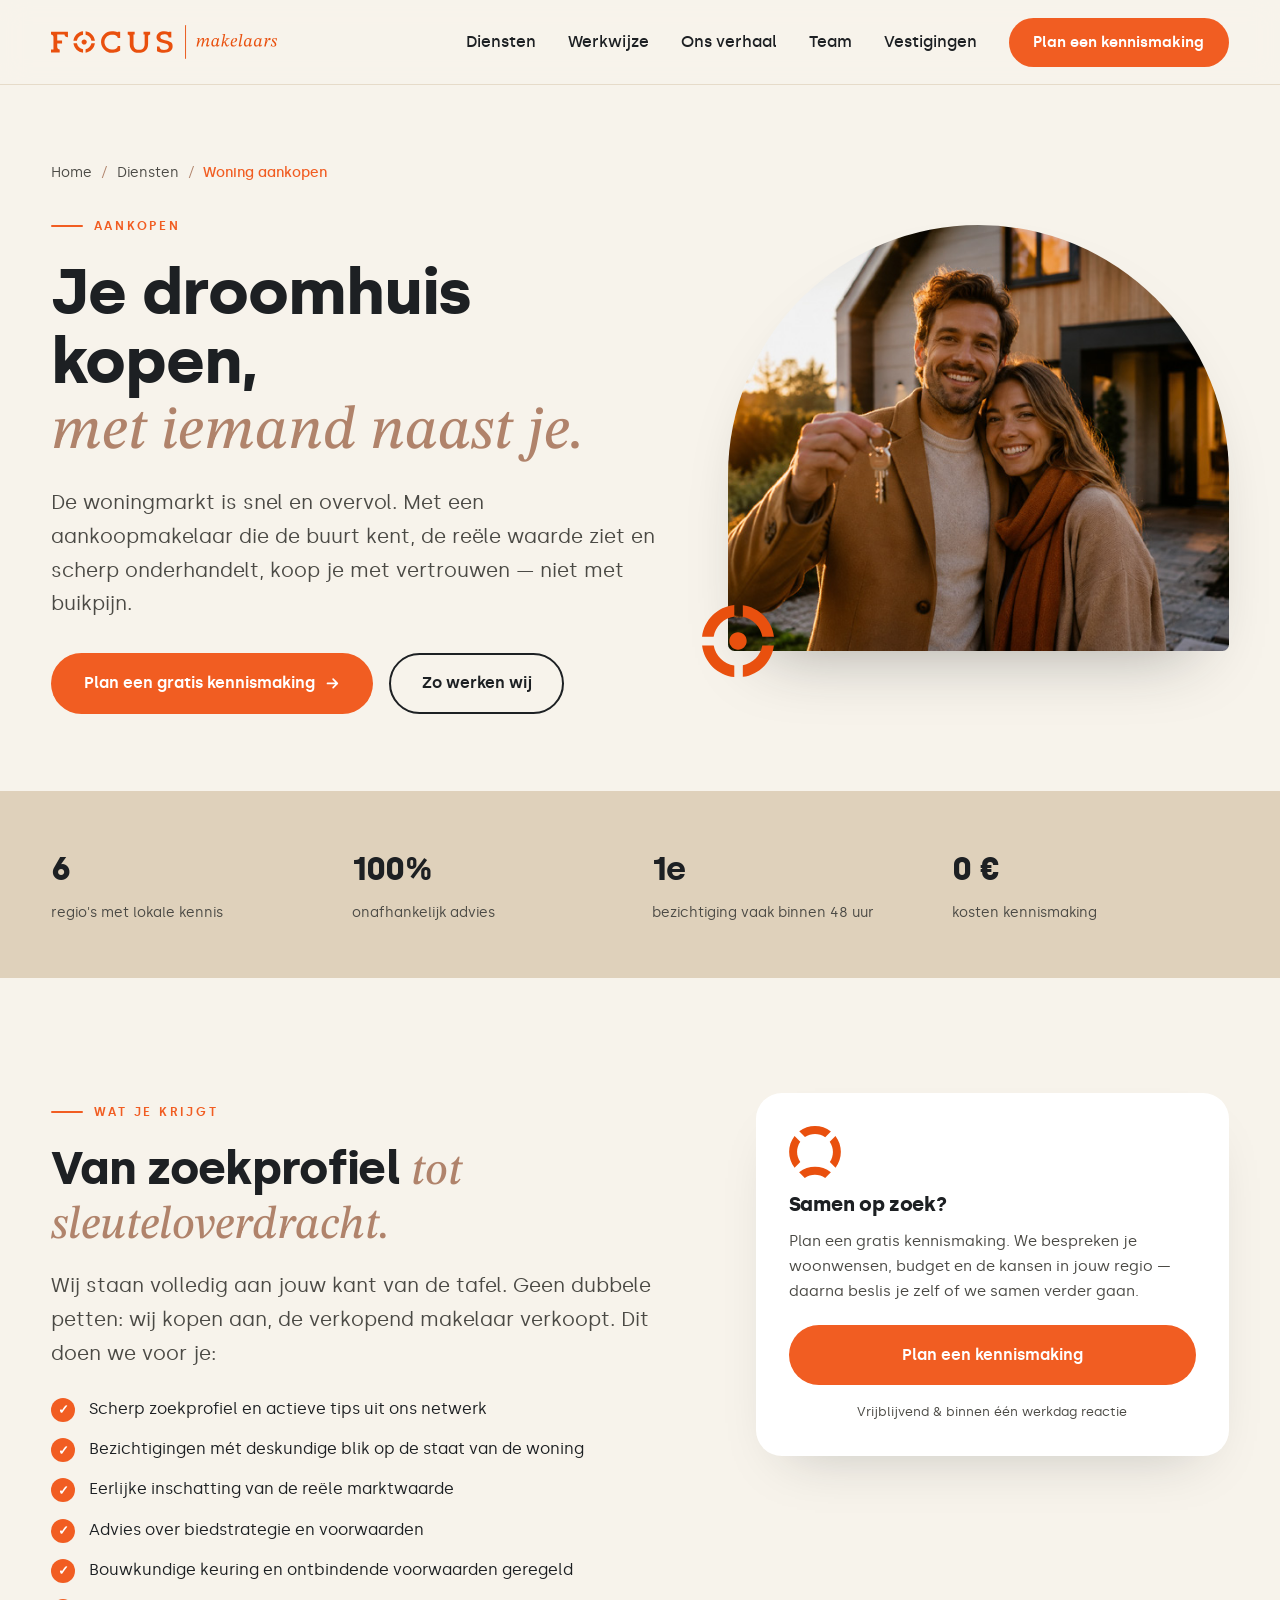
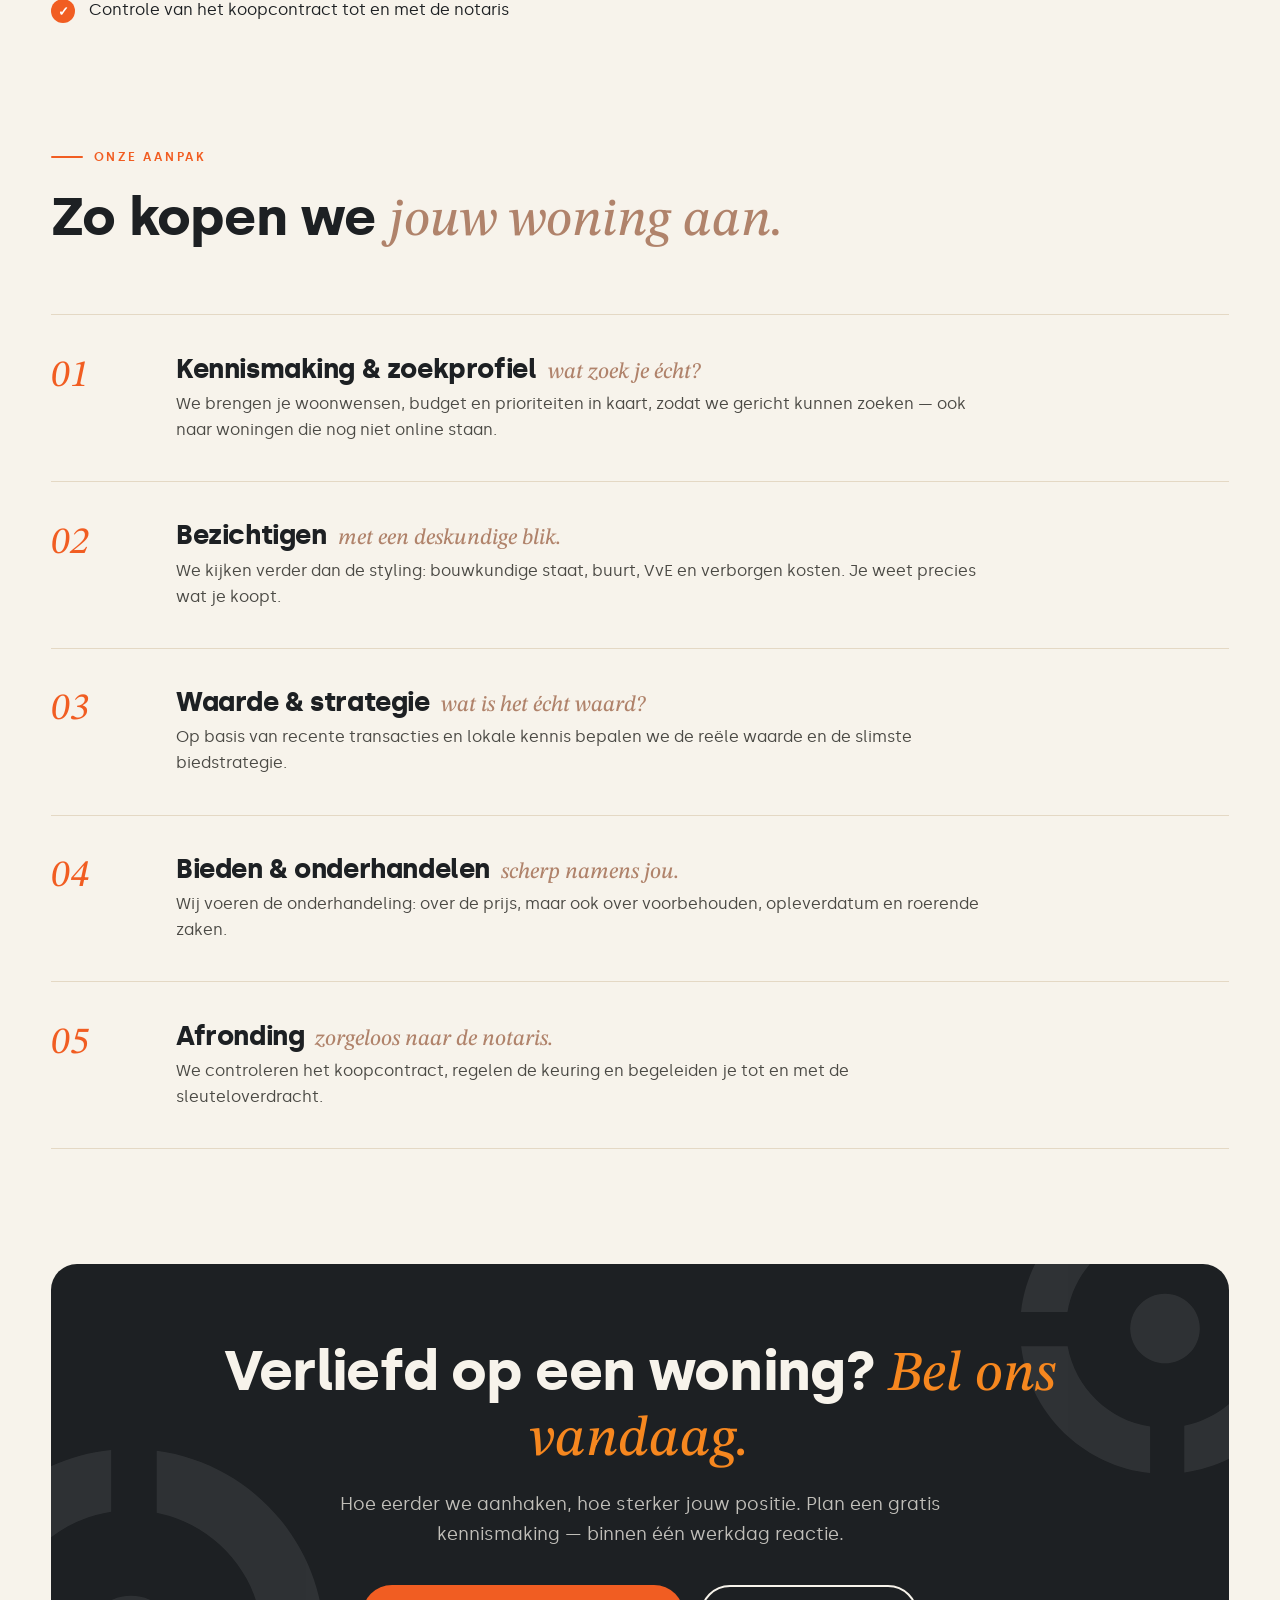
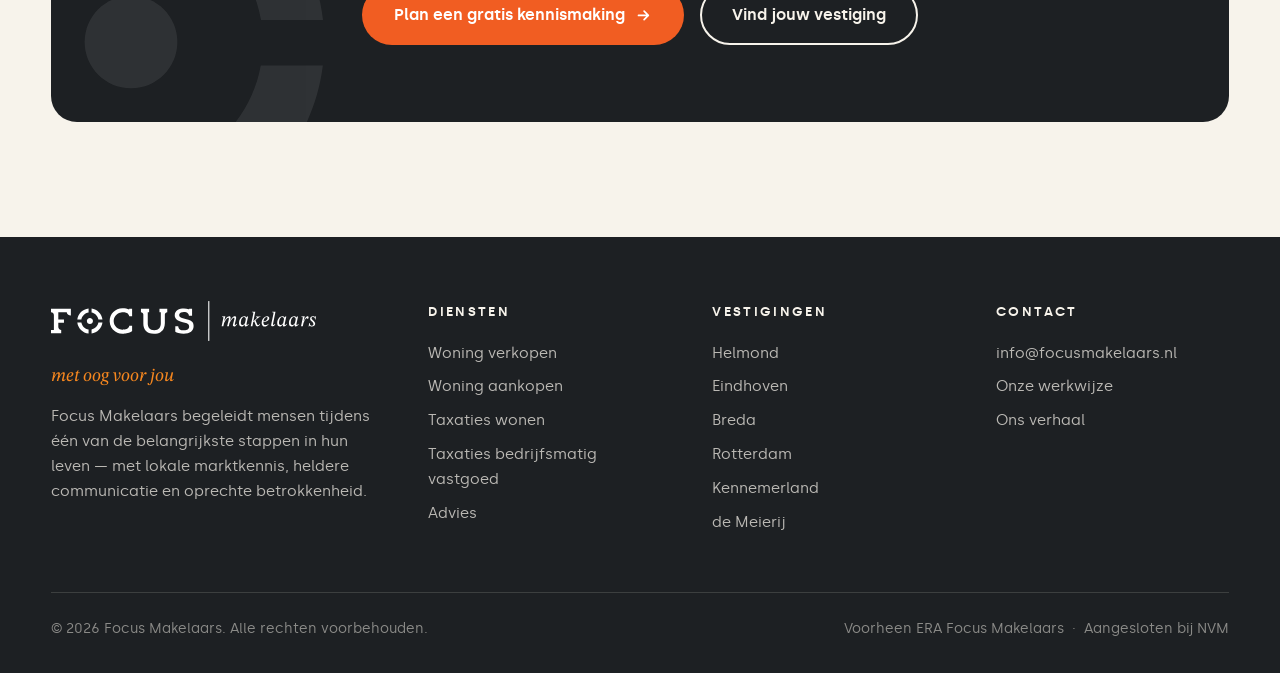
<file: diensten/aankopen.html>
<!DOCTYPE html>
<html lang="nl">
<head>
  <meta charset="UTF-8">
  <meta name="viewport" content="width=device-width, initial-scale=1.0">
  <title>Woning aankopen — Focus Makelaars</title>
  <meta name="description" content="Aankoopmakelaar nodig? Focus Makelaars kent de lokale markt, beoordeelt de reële waarde en onderhandelt scherp. Koop met vertrouwen.">
  <link rel="icon" type="image/svg+xml" href="../assets/logo/beeldmerk-warm-oranje.svg">
  <link rel="preload" href="../assets/fonts/Silka-Bold.woff2?v=3" as="font" type="font/woff2" crossorigin>
  <link rel="preload" href="../assets/fonts/Silka-Regular.woff2?v=3" as="font" type="font/woff2" crossorigin>
  <link rel="preload" href="../assets/fonts/STIXTwoTextItalic-Var.woff2" as="font" type="font/woff2" crossorigin>
  <link rel="stylesheet" href="../assets/css/style.css?v=3">
</head>
<body>

  <header class="site-header">
    <div class="wrap nav">
      <a class="nav__logo" href="../index.html" aria-label="Focus Makelaars — home">
        <img src="../assets/logo/logo-liggend-warm-oranje.svg" alt="Focus Makelaars">
      </a>
      <button class="nav__toggle" aria-label="Menu openen" aria-expanded="false">
        <span></span><span></span><span></span>
      </button>
      <nav class="nav__links" id="menu">
        <div class="nav__drop">
          <a href="../index.html#diensten">Diensten</a>
          <div class="nav__dropmenu">
            <a href="verkopen.html">Woning verkopen</a>
            <a href="aankopen.html">Woning aankopen</a>
            <a href="taxeren.html">Taxaties wonen</a>
            <a class="sub" href="taxeren-bog.html">Bedrijfsmatig vastgoed</a>
            <a href="adviseren.html">Advies</a>
          </div>
        </div>
        <a href="../index.html#werkwijze">Werkwijze</a>
        <a href="../index.html#verhaal">Ons verhaal</a>
        <a href="../team.html">Team</a>
        <a href="../index.html#vestigingen">Vestigingen</a>
        <a class="btn btn--primary" href="#contact">Plan een kennismaking</a>
      </nav>
    </div>
  </header>

  <main>

    <section class="page-hero">
      <div class="wrap">
        <div>
          <nav class="breadcrumb" aria-label="Kruimelpad">
            <a href="../index.html">Home</a><span class="sep">/</span>
            <a href="../index.html#diensten">Diensten</a><span class="sep">/</span>
            <span aria-current="page">Woning aankopen</span>
          </nav>
          <p class="kicker">Aankopen</p>
          <h1>Je droomhuis kopen, <span class="accent">met iemand naast je.</span></h1>
          <p class="lead">De woningmarkt is snel en overvol. Met een aankoopmakelaar die de buurt kent, de reële waarde ziet en scherp onderhandelt, koop je met vertrouwen — niet met buikpijn.</p>
          <div class="page-hero__actions">
            <a class="btn btn--primary" href="#contact">Plan een gratis kennismaking
              <svg viewBox="0 0 24 24" fill="none" stroke="currentColor" stroke-width="2.4" stroke-linecap="round" stroke-linejoin="round" aria-hidden="true"><path d="M5 12h14M13 6l6 6-6 6"/></svg>
            </a>
            <a class="btn btn--ghost" href="#aanpak">Zo werken wij</a>
          </div>
        </div>
        <div class="page-hero__visual">
          <img src="../assets/img/stel-sleutels.png" alt="Stel ontvangt de sleutels van hun nieuwe woning" fetchpriority="high">
        </div>
      </div>
    </section>

    <section class="feiten">
      <div class="wrap">
        <div class="feit reveal"><b>6</b><span>regio's met lokale kennis</span></div>
        <div class="feit reveal" data-delay="1"><b>100%</b><span>onafhankelijk advies</span></div>
        <div class="feit reveal" data-delay="2"><b>1e</b><span>bezichtiging vaak binnen 48 uur</span></div>
        <div class="feit reveal" data-delay="3"><b>0 &euro;</b><span>kosten kennismaking</span></div>
      </div>
    </section>

    <section class="section blok-split">
      <div class="wrap">
        <div class="reveal">
          <p class="kicker">Wat je krijgt</p>
          <h2>Van zoekprofiel <span class="accent">tot sleuteloverdracht.</span></h2>
          <p class="lead">Wij staan volledig aan jouw kant van de tafel. Geen dubbele petten: wij kopen aan, de verkopend makelaar verkoopt. Dit doen we voor je:</p>
          <ul class="checklist">
            <li>Scherp zoekprofiel en actieve tips uit ons netwerk</li>
            <li>Bezichtigingen mét deskundige blik op de staat van de woning</li>
            <li>Eerlijke inschatting van de reële marktwaarde</li>
            <li>Advies over biedstrategie en voorwaarden</li>
            <li>Bouwkundige keuring en ontbindende voorwaarden geregeld</li>
            <li>Controle van het koopcontract tot en met de notaris</li>
          </ul>
        </div>
        <aside class="zijkaart reveal" data-delay="1">
          <img src="../assets/icons/aankopen-warm-oranje.svg" alt="" aria-hidden="true" style="width:52px;height:52px;margin-bottom:1rem;">
          <h3>Samen op zoek?</h3>
          <p>Plan een gratis kennismaking. We bespreken je woonwensen, budget en de kansen in jouw regio — daarna beslis je zelf of we samen verder gaan.</p>
          <a class="btn btn--primary" href="#contact">Plan een kennismaking</a>
          <p class="klein">Vrijblijvend &amp; binnen één werkdag reactie</p>
        </aside>
      </div>
    </section>

    <section class="section proces-licht" id="aanpak" style="padding-top:0">
      <div class="wrap">
        <header class="section__head reveal">
          <p class="kicker">Onze aanpak</p>
          <h2>Zo kopen we <span class="accent">jouw woning aan.</span></h2>
        </header>
        <div class="methodiek__grid">
          <div class="stap reveal">
            <div class="stap__num">01</div>
            <div class="stap__body">
              <h3>Kennismaking &amp; zoekprofiel <span class="accent">wat zoek je écht?</span></h3>
              <p>We brengen je woonwensen, budget en prioriteiten in kaart, zodat we gericht kunnen zoeken — ook naar woningen die nog niet online staan.</p>
            </div>
          </div>
          <div class="stap reveal">
            <div class="stap__num">02</div>
            <div class="stap__body">
              <h3>Bezichtigen <span class="accent">met een deskundige blik.</span></h3>
              <p>We kijken verder dan de styling: bouwkundige staat, buurt, VvE en verborgen kosten. Je weet precies wat je koopt.</p>
            </div>
          </div>
          <div class="stap reveal">
            <div class="stap__num">03</div>
            <div class="stap__body">
              <h3>Waarde &amp; strategie <span class="accent">wat is het écht waard?</span></h3>
              <p>Op basis van recente transacties en lokale kennis bepalen we de reële waarde en de slimste biedstrategie.</p>
            </div>
          </div>
          <div class="stap reveal">
            <div class="stap__num">04</div>
            <div class="stap__body">
              <h3>Bieden &amp; onderhandelen <span class="accent">scherp namens jou.</span></h3>
              <p>Wij voeren de onderhandeling: over de prijs, maar ook over voorbehouden, opleverdatum en roerende zaken.</p>
            </div>
          </div>
          <div class="stap reveal">
            <div class="stap__num">05</div>
            <div class="stap__body">
              <h3>Afronding <span class="accent">zorgeloos naar de notaris.</span></h3>
              <p>We controleren het koopcontract, regelen de keuring en begeleiden je tot en met de sleuteloverdracht.</p>
            </div>
          </div>
        </div>
      </div>
    </section>

    <section class="cta-blok" id="contact">
      <div class="cta-blok__inner reveal">
        <img class="cta-blok__deco cta-blok__deco--l" src="../assets/logo/beeldmerk-white.svg" alt="" aria-hidden="true">
        <img class="cta-blok__deco cta-blok__deco--r" src="../assets/logo/beeldmerk-white.svg" alt="" aria-hidden="true">
        <h2>Verliefd op een woning? <span class="accent">Bel ons vandaag.</span></h2>
        <p>Hoe eerder we aanhaken, hoe sterker jouw positie. Plan een gratis kennismaking — binnen één werkdag reactie.</p>
        <div class="cta-blok__actions">
          <a class="btn btn--primary" href="mailto:info@focusmakelaars.nl?subject=Aankoopbegeleiding">Plan een gratis kennismaking
            <svg viewBox="0 0 24 24" fill="none" stroke="currentColor" stroke-width="2.4" stroke-linecap="round" stroke-linejoin="round" aria-hidden="true"><path d="M5 12h14M13 6l6 6-6 6"/></svg>
          </a>
          <a class="btn btn--ghost" href="../index.html#vestigingen">Vind jouw vestiging</a>
        </div>
      </div>
    </section>

  </main>

  <footer class="site-footer">
    <div class="wrap">
      <div class="footer__top">
        <div class="footer__brand">
          <img src="../assets/logo/logo-liggend-white.svg" alt="Focus Makelaars">
          <p class="tagline">met oog voor jou</p>
          <p>Focus Makelaars begeleidt mensen tijdens één van de belangrijkste stappen in hun leven — met lokale marktkennis, heldere communicatie en oprechte betrokkenheid.</p>
        </div>
        <div>
          <h4>Diensten</h4>
          <ul>
            <li><a href="verkopen.html">Woning verkopen</a></li>
            <li><a href="aankopen.html">Woning aankopen</a></li>
            <li><a href="taxeren.html">Taxaties wonen</a></li>
            <li><a href="taxeren-bog.html">Taxaties bedrijfsmatig vastgoed</a></li>
            <li><a href="adviseren.html">Advies</a></li>
          </ul>
        </div>
        <div>
          <h4>Vestigingen</h4>
          <ul>
            <li><a href="../index.html#vestigingen">Helmond</a></li>
            <li><a href="../index.html#vestigingen">Eindhoven</a></li>
            <li><a href="../index.html#vestigingen">Breda</a></li>
            <li><a href="../index.html#vestigingen">Rotterdam</a></li>
            <li><a href="../index.html#vestigingen">Kennemerland</a></li>
            <li><a href="../index.html#vestigingen">de Meierij</a></li>
          </ul>
        </div>
        <div>
          <h4>Contact</h4>
          <ul>
            <li><a href="mailto:info@focusmakelaars.nl">info@focusmakelaars.nl</a></li>
            <li><a href="../index.html#werkwijze">Onze werkwijze</a></li>
            <li><a href="../index.html#verhaal">Ons verhaal</a></li>
          </ul>
        </div>
      </div>
      <div class="footer__bottom">
        <p>© 2026 Focus Makelaars. Alle rechten voorbehouden.</p>
        <p>Voorheen ERA Focus Makelaars &nbsp;·&nbsp; Aangesloten bij NVM</p>
      </div>
    </div>
  </footer>

  <script src="../assets/js/main.js" defer></script>
</body>
</html>
</file>
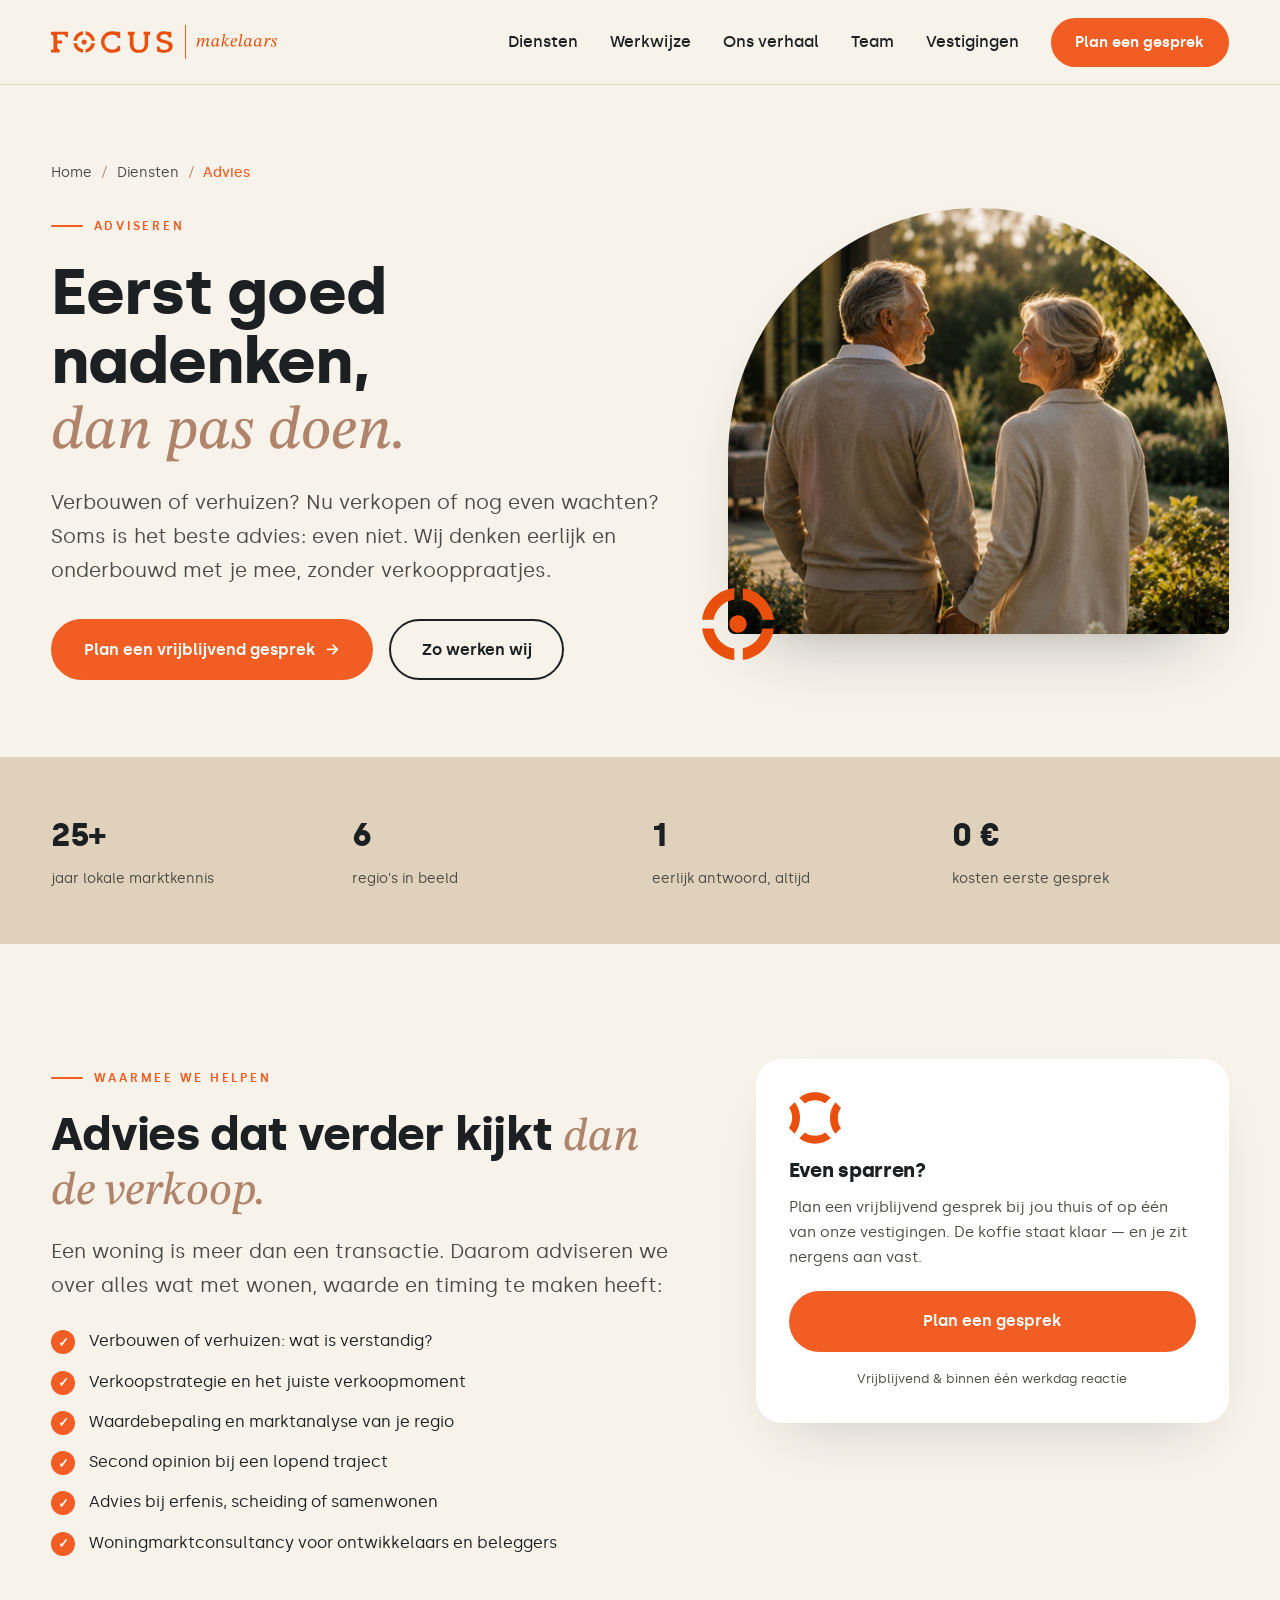
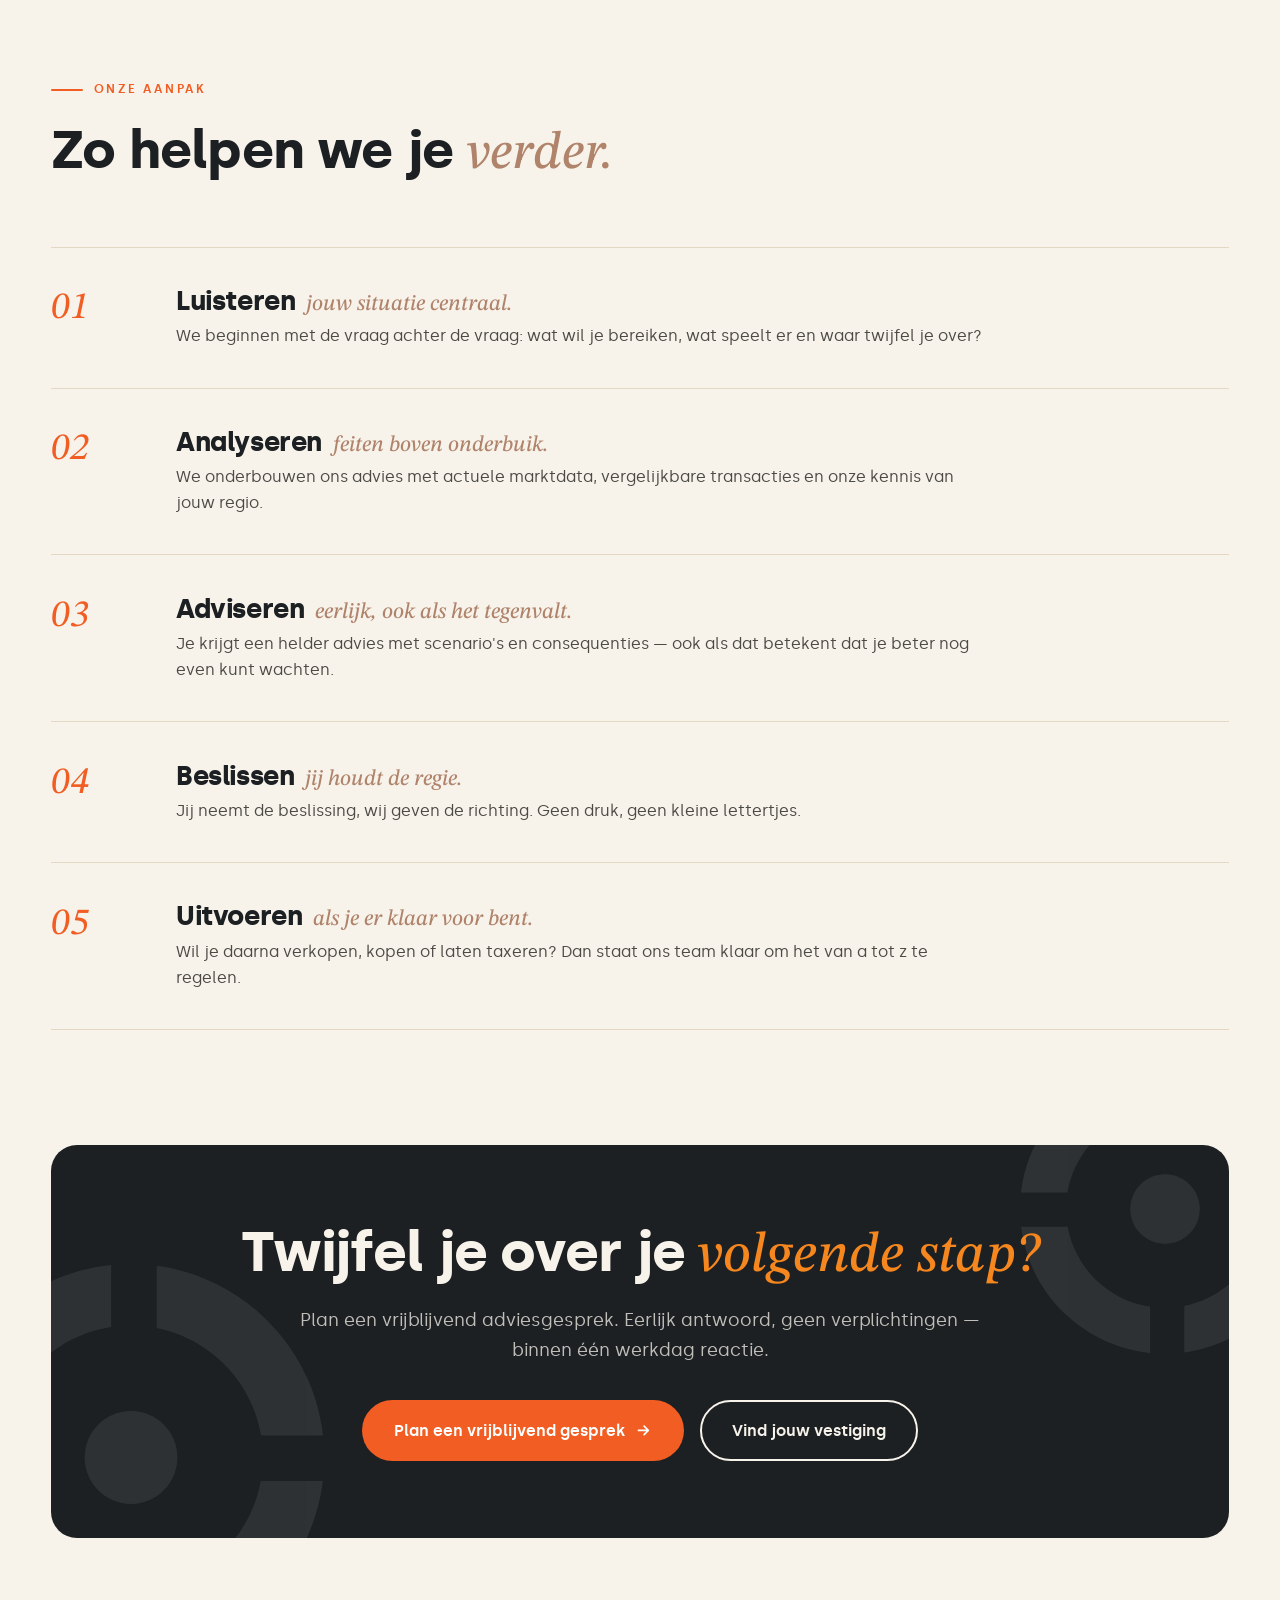
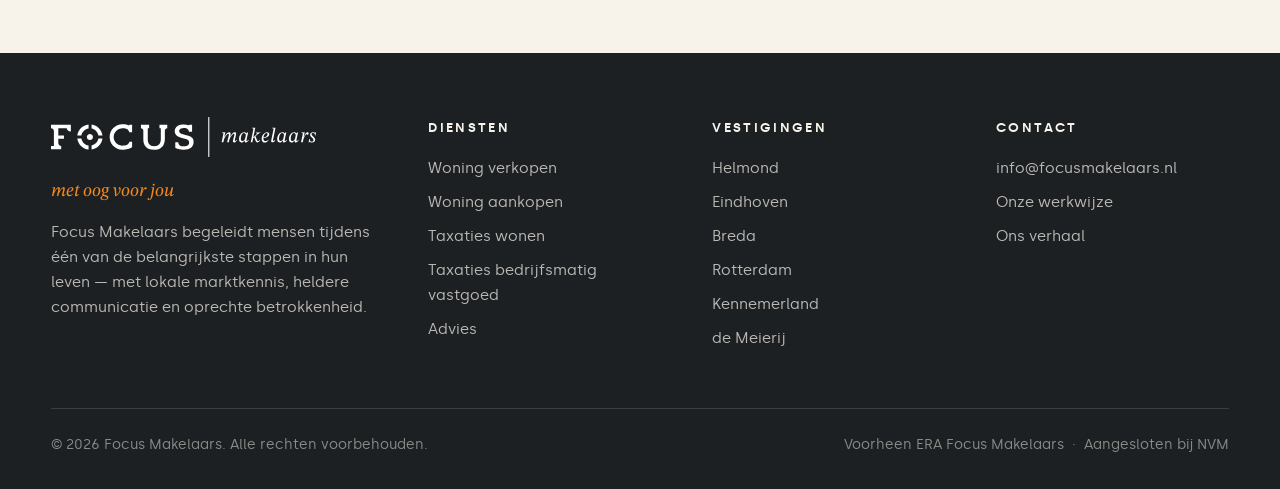
<file: diensten/adviseren.html>
<!DOCTYPE html>
<html lang="nl">
<head>
  <meta charset="UTF-8">
  <meta name="viewport" content="width=device-width, initial-scale=1.0">
  <title>Advies — Focus Makelaars</title>
  <meta name="description" content="Eerlijk en onderbouwd advies over de woningmarkt, verkoopstrategie of je volgende stap. Focus Makelaars denkt met je mee — met oog voor jou.">
  <link rel="icon" type="image/svg+xml" href="../assets/logo/beeldmerk-warm-oranje.svg">
  <link rel="preload" href="../assets/fonts/Silka-Bold.woff2?v=3" as="font" type="font/woff2" crossorigin>
  <link rel="preload" href="../assets/fonts/Silka-Regular.woff2?v=3" as="font" type="font/woff2" crossorigin>
  <link rel="preload" href="../assets/fonts/STIXTwoTextItalic-Var.woff2" as="font" type="font/woff2" crossorigin>
  <link rel="stylesheet" href="../assets/css/style.css?v=3">
</head>
<body>

  <header class="site-header">
    <div class="wrap nav">
      <a class="nav__logo" href="../index.html" aria-label="Focus Makelaars — home">
        <img src="../assets/logo/logo-liggend-warm-oranje.svg" alt="Focus Makelaars">
      </a>
      <button class="nav__toggle" aria-label="Menu openen" aria-expanded="false">
        <span></span><span></span><span></span>
      </button>
      <nav class="nav__links" id="menu">
        <div class="nav__drop">
          <a href="../index.html#diensten">Diensten</a>
          <div class="nav__dropmenu">
            <a href="verkopen.html">Woning verkopen</a>
            <a href="aankopen.html">Woning aankopen</a>
            <a href="taxeren.html">Taxaties wonen</a>
            <a class="sub" href="taxeren-bog.html">Bedrijfsmatig vastgoed</a>
            <a href="adviseren.html">Advies</a>
          </div>
        </div>
        <a href="../index.html#werkwijze">Werkwijze</a>
        <a href="../index.html#verhaal">Ons verhaal</a>
        <a href="../team.html">Team</a>
        <a href="../index.html#vestigingen">Vestigingen</a>
        <a class="btn btn--primary" href="#contact">Plan een gesprek</a>
      </nav>
    </div>
  </header>

  <main>

    <section class="page-hero">
      <div class="wrap">
        <div>
          <nav class="breadcrumb" aria-label="Kruimelpad">
            <a href="../index.html">Home</a><span class="sep">/</span>
            <a href="../index.html#diensten">Diensten</a><span class="sep">/</span>
            <span aria-current="page">Advies</span>
          </nav>
          <p class="kicker">Adviseren</p>
          <h1>Eerst goed nadenken, <span class="accent">dan pas doen.</span></h1>
          <p class="lead">Verbouwen of verhuizen? Nu verkopen of nog even wachten? Soms is het beste advies: even niet. Wij denken eerlijk en onderbouwd met je mee, zonder verkooppraatjes.</p>
          <div class="page-hero__actions">
            <a class="btn btn--primary" href="#contact">Plan een vrijblijvend gesprek
              <svg viewBox="0 0 24 24" fill="none" stroke="currentColor" stroke-width="2.4" stroke-linecap="round" stroke-linejoin="round" aria-hidden="true"><path d="M5 12h14M13 6l6 6-6 6"/></svg>
            </a>
            <a class="btn btn--ghost" href="#aanpak">Zo werken wij</a>
          </div>
        </div>
        <div class="page-hero__visual">
          <img src="../assets/img/stel-tuin.png" alt="Stel wandelt door de tuin en overlegt over hun volgende stap" fetchpriority="high">
        </div>
      </div>
    </section>

    <section class="feiten">
      <div class="wrap">
        <div class="feit reveal"><b>25+</b><span>jaar lokale marktkennis</span></div>
        <div class="feit reveal" data-delay="1"><b>6</b><span>regio's in beeld</span></div>
        <div class="feit reveal" data-delay="2"><b>1</b><span>eerlijk antwoord, altijd</span></div>
        <div class="feit reveal" data-delay="3"><b>0 &euro;</b><span>kosten eerste gesprek</span></div>
      </div>
    </section>

    <section class="section blok-split">
      <div class="wrap">
        <div class="reveal">
          <p class="kicker">Waarmee we helpen</p>
          <h2>Advies dat verder kijkt <span class="accent">dan de verkoop.</span></h2>
          <p class="lead">Een woning is meer dan een transactie. Daarom adviseren we over alles wat met wonen, waarde en timing te maken heeft:</p>
          <ul class="checklist">
            <li>Verbouwen of verhuizen: wat is verstandig?</li>
            <li>Verkoopstrategie en het juiste verkoopmoment</li>
            <li>Waardebepaling en marktanalyse van je regio</li>
            <li>Second opinion bij een lopend traject</li>
            <li>Advies bij erfenis, scheiding of samenwonen</li>
            <li>Woningmarktconsultancy voor ontwikkelaars en beleggers</li>
          </ul>
        </div>
        <aside class="zijkaart reveal" data-delay="1">
          <img src="../assets/icons/adviseren-warm-oranje.svg" alt="" aria-hidden="true" style="width:52px;height:52px;margin-bottom:1rem;">
          <h3>Even sparren?</h3>
          <p>Plan een vrijblijvend gesprek bij jou thuis of op één van onze vestigingen. De koffie staat klaar — en je zit nergens aan vast.</p>
          <a class="btn btn--primary" href="#contact">Plan een gesprek</a>
          <p class="klein">Vrijblijvend &amp; binnen één werkdag reactie</p>
        </aside>
      </div>
    </section>

    <section class="section proces-licht" id="aanpak" style="padding-top:0">
      <div class="wrap">
        <header class="section__head reveal">
          <p class="kicker">Onze aanpak</p>
          <h2>Zo helpen we je <span class="accent">verder.</span></h2>
        </header>
        <div class="methodiek__grid">
          <div class="stap reveal">
            <div class="stap__num">01</div>
            <div class="stap__body">
              <h3>Luisteren <span class="accent">jouw situatie centraal.</span></h3>
              <p>We beginnen met de vraag achter de vraag: wat wil je bereiken, wat speelt er en waar twijfel je over?</p>
            </div>
          </div>
          <div class="stap reveal">
            <div class="stap__num">02</div>
            <div class="stap__body">
              <h3>Analyseren <span class="accent">feiten boven onderbuik.</span></h3>
              <p>We onderbouwen ons advies met actuele marktdata, vergelijkbare transacties en onze kennis van jouw regio.</p>
            </div>
          </div>
          <div class="stap reveal">
            <div class="stap__num">03</div>
            <div class="stap__body">
              <h3>Adviseren <span class="accent">eerlijk, ook als het tegenvalt.</span></h3>
              <p>Je krijgt een helder advies met scenario's en consequenties — ook als dat betekent dat je beter nog even kunt wachten.</p>
            </div>
          </div>
          <div class="stap reveal">
            <div class="stap__num">04</div>
            <div class="stap__body">
              <h3>Beslissen <span class="accent">jij houdt de regie.</span></h3>
              <p>Jij neemt de beslissing, wij geven de richting. Geen druk, geen kleine lettertjes.</p>
            </div>
          </div>
          <div class="stap reveal">
            <div class="stap__num">05</div>
            <div class="stap__body">
              <h3>Uitvoeren <span class="accent">als je er klaar voor bent.</span></h3>
              <p>Wil je daarna verkopen, kopen of laten taxeren? Dan staat ons team klaar om het van a tot z te regelen.</p>
            </div>
          </div>
        </div>
      </div>
    </section>

    <section class="cta-blok" id="contact">
      <div class="cta-blok__inner reveal">
        <img class="cta-blok__deco cta-blok__deco--l" src="../assets/logo/beeldmerk-white.svg" alt="" aria-hidden="true">
        <img class="cta-blok__deco cta-blok__deco--r" src="../assets/logo/beeldmerk-white.svg" alt="" aria-hidden="true">
        <h2>Twijfel je over je <span class="accent">volgende stap?</span></h2>
        <p>Plan een vrijblijvend adviesgesprek. Eerlijk antwoord, geen verplichtingen — binnen één werkdag reactie.</p>
        <div class="cta-blok__actions">
          <a class="btn btn--primary" href="mailto:info@focusmakelaars.nl?subject=Adviesgesprek">Plan een vrijblijvend gesprek
            <svg viewBox="0 0 24 24" fill="none" stroke="currentColor" stroke-width="2.4" stroke-linecap="round" stroke-linejoin="round" aria-hidden="true"><path d="M5 12h14M13 6l6 6-6 6"/></svg>
          </a>
          <a class="btn btn--ghost" href="../index.html#vestigingen">Vind jouw vestiging</a>
        </div>
      </div>
    </section>

  </main>

  <footer class="site-footer">
    <div class="wrap">
      <div class="footer__top">
        <div class="footer__brand">
          <img src="../assets/logo/logo-liggend-white.svg" alt="Focus Makelaars">
          <p class="tagline">met oog voor jou</p>
          <p>Focus Makelaars begeleidt mensen tijdens één van de belangrijkste stappen in hun leven — met lokale marktkennis, heldere communicatie en oprechte betrokkenheid.</p>
        </div>
        <div>
          <h4>Diensten</h4>
          <ul>
            <li><a href="verkopen.html">Woning verkopen</a></li>
            <li><a href="aankopen.html">Woning aankopen</a></li>
            <li><a href="taxeren.html">Taxaties wonen</a></li>
            <li><a href="taxeren-bog.html">Taxaties bedrijfsmatig vastgoed</a></li>
            <li><a href="adviseren.html">Advies</a></li>
          </ul>
        </div>
        <div>
          <h4>Vestigingen</h4>
          <ul>
            <li><a href="../index.html#vestigingen">Helmond</a></li>
            <li><a href="../index.html#vestigingen">Eindhoven</a></li>
            <li><a href="../index.html#vestigingen">Breda</a></li>
            <li><a href="../index.html#vestigingen">Rotterdam</a></li>
            <li><a href="../index.html#vestigingen">Kennemerland</a></li>
            <li><a href="../index.html#vestigingen">de Meierij</a></li>
          </ul>
        </div>
        <div>
          <h4>Contact</h4>
          <ul>
            <li><a href="mailto:info@focusmakelaars.nl">info@focusmakelaars.nl</a></li>
            <li><a href="../index.html#werkwijze">Onze werkwijze</a></li>
            <li><a href="../index.html#verhaal">Ons verhaal</a></li>
          </ul>
        </div>
      </div>
      <div class="footer__bottom">
        <p>© 2026 Focus Makelaars. Alle rechten voorbehouden.</p>
        <p>Voorheen ERA Focus Makelaars &nbsp;·&nbsp; Aangesloten bij NVM</p>
      </div>
    </div>
  </footer>

  <script src="../assets/js/main.js" defer></script>
</body>
</html>
</file>
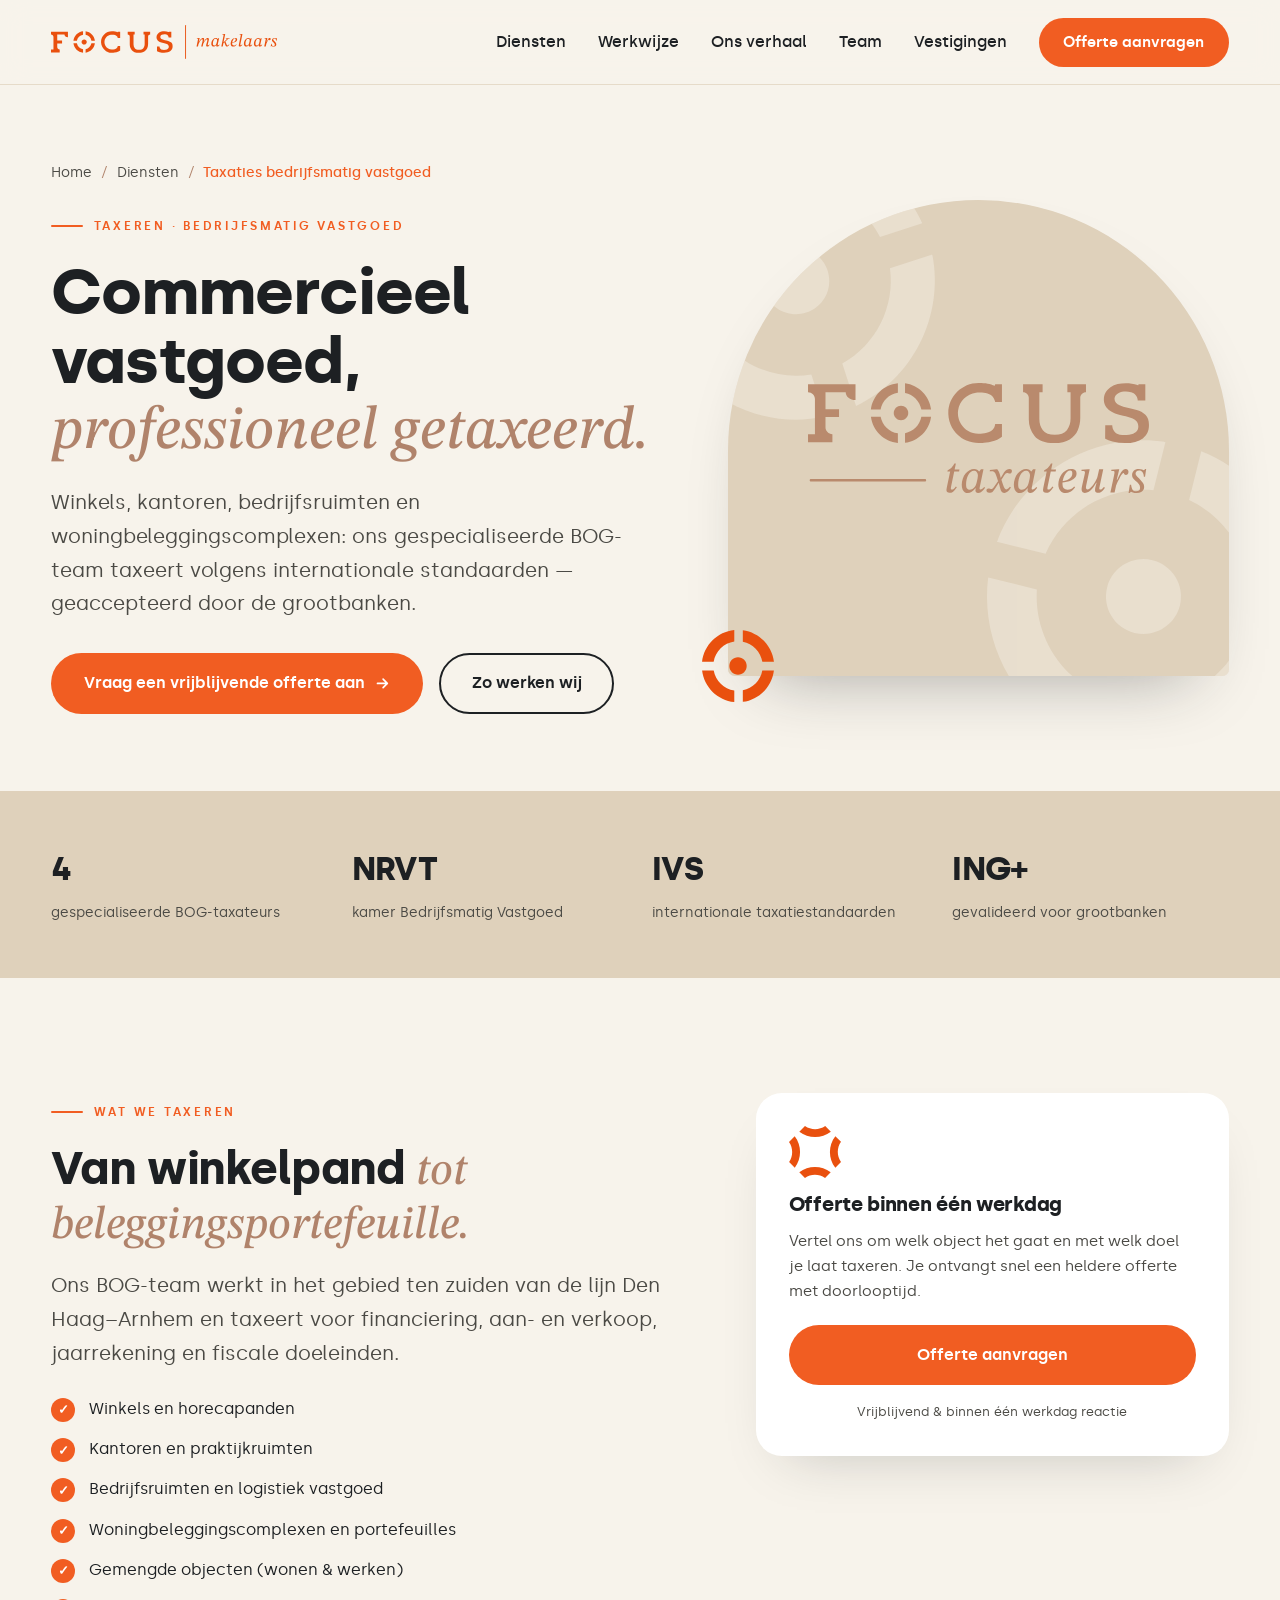
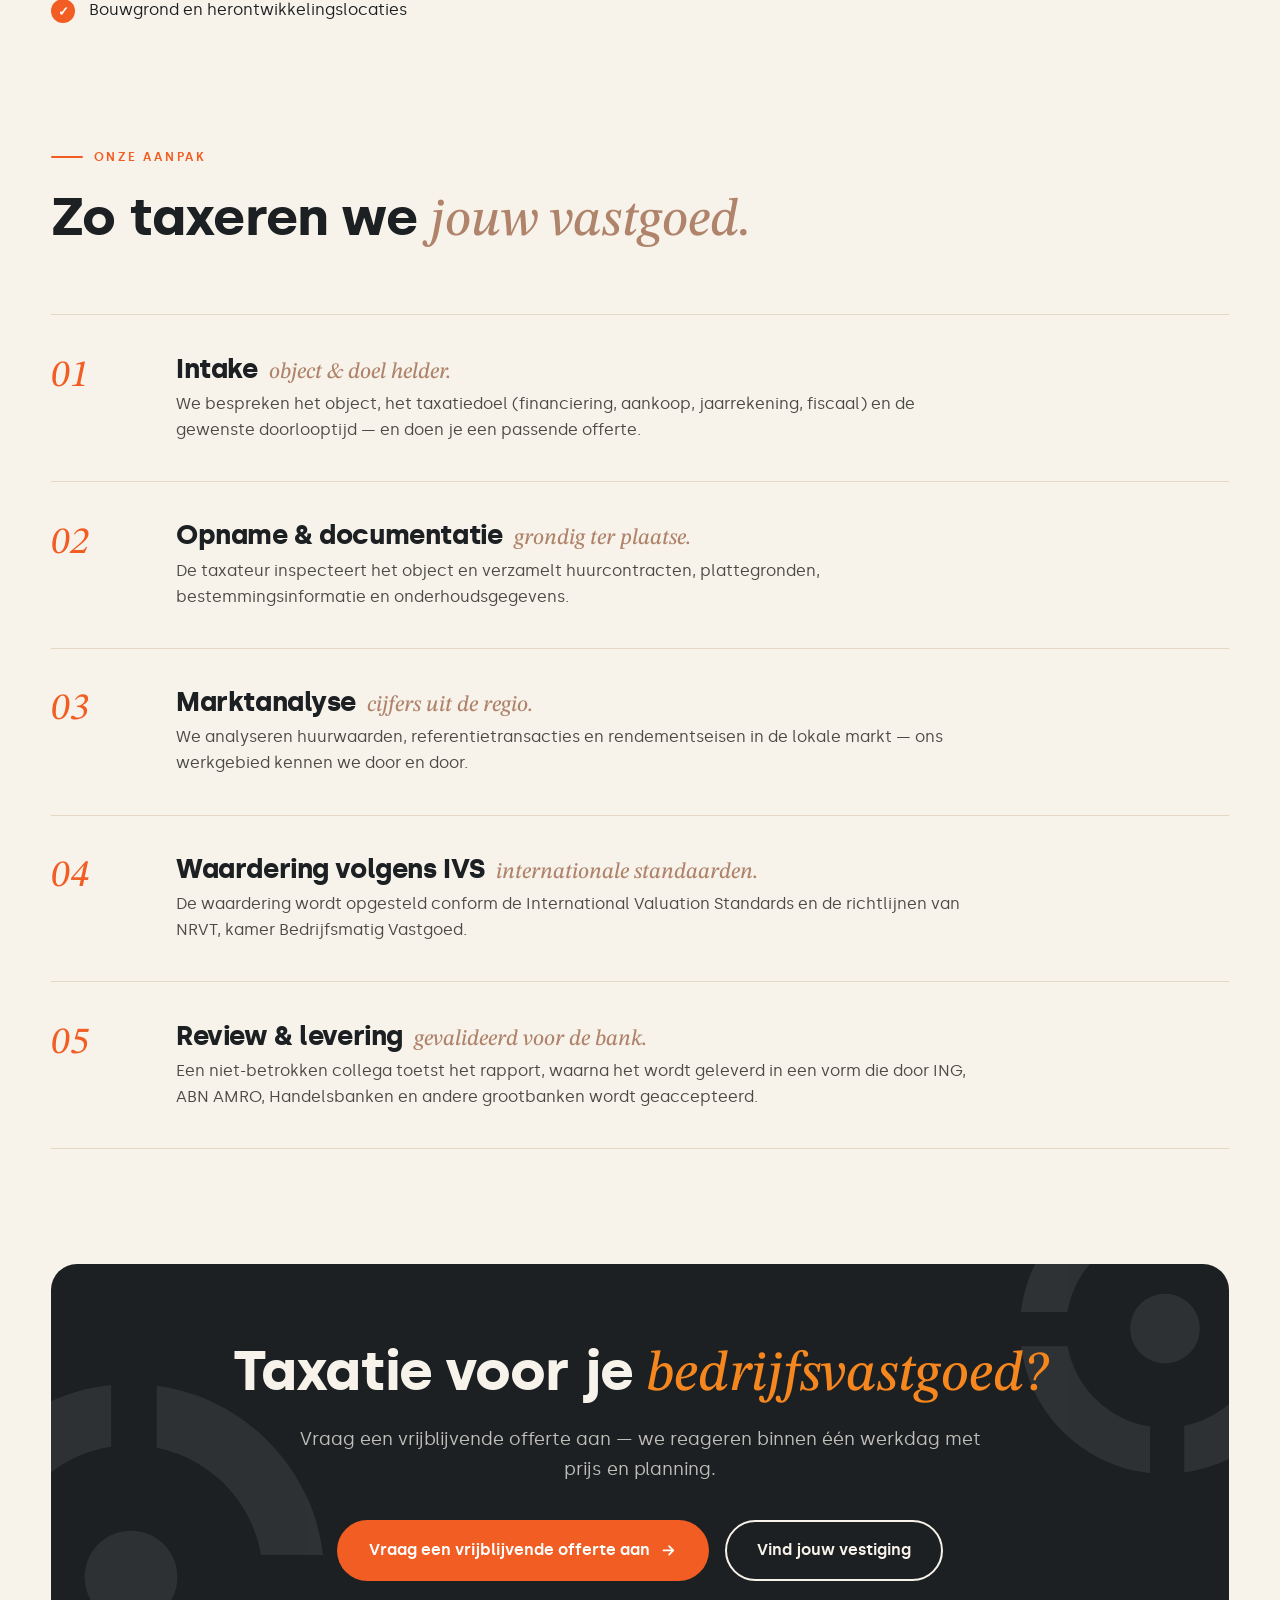
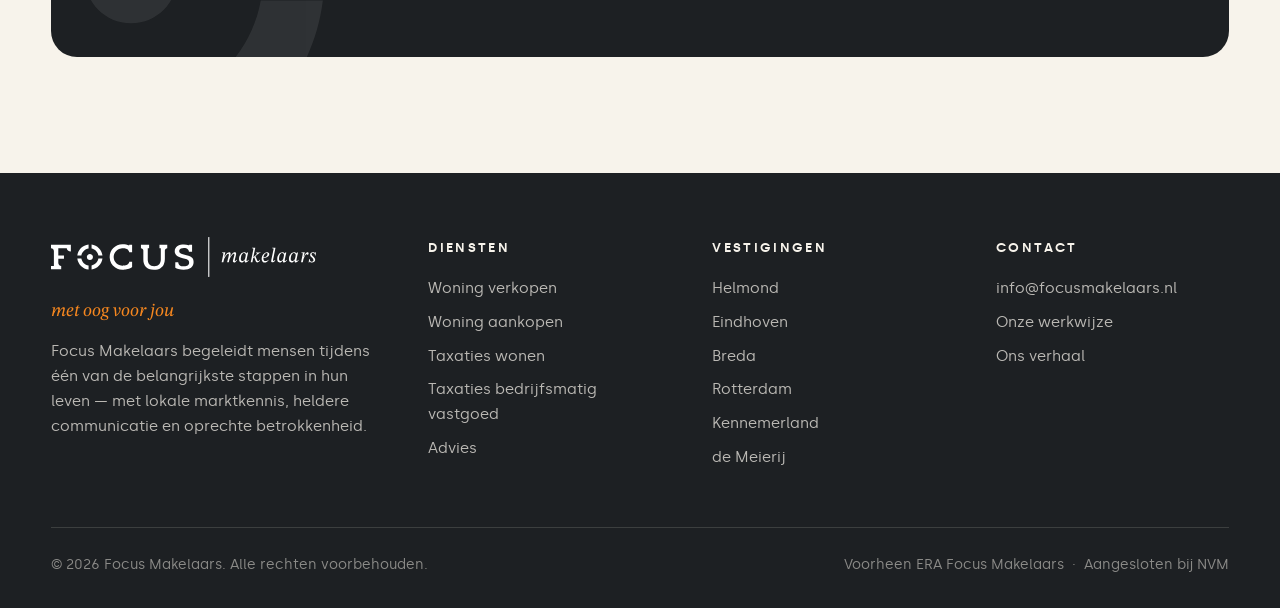
<file: diensten/taxeren-bog.html>
<!DOCTYPE html>
<html lang="nl">
<head>
  <meta charset="UTF-8">
  <meta name="viewport" content="width=device-width, initial-scale=1.0">
  <title>Taxaties bedrijfsmatig vastgoed — Focus Makelaars</title>
  <meta name="description" content="Taxatie van winkels, kantoren, bedrijfsruimten en woningbeleggingscomplexen. NRVT-registertaxateurs, IVS-standaarden, gevalideerd voor de grootbanken.">
  <link rel="icon" type="image/svg+xml" href="../assets/logo/beeldmerk-warm-oranje.svg">
  <link rel="preload" href="../assets/fonts/Silka-Bold.woff2?v=3" as="font" type="font/woff2" crossorigin>
  <link rel="preload" href="../assets/fonts/Silka-Regular.woff2?v=3" as="font" type="font/woff2" crossorigin>
  <link rel="preload" href="../assets/fonts/STIXTwoTextItalic-Var.woff2" as="font" type="font/woff2" crossorigin>
  <link rel="stylesheet" href="../assets/css/style.css?v=3">
</head>
<body>

  <header class="site-header">
    <div class="wrap nav">
      <a class="nav__logo" href="../index.html" aria-label="Focus Makelaars — home">
        <img src="../assets/logo/logo-liggend-warm-oranje.svg" alt="Focus Makelaars">
      </a>
      <button class="nav__toggle" aria-label="Menu openen" aria-expanded="false">
        <span></span><span></span><span></span>
      </button>
      <nav class="nav__links" id="menu">
        <div class="nav__drop">
          <a href="../index.html#diensten">Diensten</a>
          <div class="nav__dropmenu">
            <a href="verkopen.html">Woning verkopen</a>
            <a href="aankopen.html">Woning aankopen</a>
            <a href="taxeren.html">Taxaties wonen</a>
            <a class="sub" href="taxeren-bog.html">Bedrijfsmatig vastgoed</a>
            <a href="adviseren.html">Advies</a>
          </div>
        </div>
        <a href="../index.html#werkwijze">Werkwijze</a>
        <a href="../index.html#verhaal">Ons verhaal</a>
        <a href="../team.html">Team</a>
        <a href="../index.html#vestigingen">Vestigingen</a>
        <a class="btn btn--primary" href="#contact">Offerte aanvragen</a>
      </nav>
    </div>
  </header>

  <main>

    <section class="page-hero">
      <div class="wrap">
        <div>
          <nav class="breadcrumb" aria-label="Kruimelpad">
            <a href="../index.html">Home</a><span class="sep">/</span>
            <a href="../index.html#diensten">Diensten</a><span class="sep">/</span>
            <span aria-current="page">Taxaties bedrijfsmatig vastgoed</span>
          </nav>
          <p class="kicker">Taxeren · Bedrijfsmatig vastgoed</p>
          <h1>Commercieel vastgoed, <span class="accent">professioneel getaxeerd.</span></h1>
          <p class="lead">Winkels, kantoren, bedrijfsruimten en woningbeleggingscomplexen: ons gespecialiseerde BOG-team taxeert volgens internationale standaarden — geaccepteerd door de grootbanken.</p>
          <div class="page-hero__actions">
            <a class="btn btn--primary" href="#contact">Vraag een vrijblijvende offerte aan
              <svg viewBox="0 0 24 24" fill="none" stroke="currentColor" stroke-width="2.4" stroke-linecap="round" stroke-linejoin="round" aria-hidden="true"><path d="M5 12h14M13 6l6 6-6 6"/></svg>
            </a>
            <a class="btn btn--ghost" href="#aanpak">Zo werken wij</a>
          </div>
        </div>
        <div class="page-hero__visual">
          <div class="graphic-arch">
            <img class="graphic-arch__deco graphic-arch__deco--tl" src="../assets/logo/beeldmerk-helder-beige.svg" alt="" aria-hidden="true">
            <img class="graphic-arch__deco graphic-arch__deco--br" src="../assets/logo/beeldmerk-helder-beige.svg" alt="" aria-hidden="true">
            <img class="graphic-arch__logo" src="../assets/logo/logo-taxateurs-iris-bruin.svg" alt="Focus Taxateurs">
          </div>
        </div>
      </div>
    </section>

    <section class="feiten">
      <div class="wrap">
        <div class="feit reveal"><b>4</b><span>gespecialiseerde BOG-taxateurs</span></div>
        <div class="feit reveal" data-delay="1"><b>NRVT</b><span>kamer Bedrijfsmatig Vastgoed</span></div>
        <div class="feit reveal" data-delay="2"><b>IVS</b><span>internationale taxatiestandaarden</span></div>
        <div class="feit reveal" data-delay="3"><b>ING+</b><span>gevalideerd voor grootbanken</span></div>
      </div>
    </section>

    <section class="section blok-split">
      <div class="wrap">
        <div class="reveal">
          <p class="kicker">Wat we taxeren</p>
          <h2>Van winkelpand <span class="accent">tot beleggingsportefeuille.</span></h2>
          <p class="lead">Ons BOG-team werkt in het gebied ten zuiden van de lijn Den Haag–Arnhem en taxeert voor financiering, aan- en verkoop, jaarrekening en fiscale doeleinden.</p>
          <ul class="checklist">
            <li>Winkels en horecapanden</li>
            <li>Kantoren en praktijkruimten</li>
            <li>Bedrijfsruimten en logistiek vastgoed</li>
            <li>Woningbeleggingscomplexen en portefeuilles</li>
            <li>Gemengde objecten (wonen &amp; werken)</li>
            <li>Bouwgrond en herontwikkelingslocaties</li>
          </ul>
        </div>
        <aside class="zijkaart reveal" data-delay="1">
          <img src="../assets/icons/taxeren-warm-oranje.svg" alt="" aria-hidden="true" style="width:52px;height:52px;margin-bottom:1rem;">
          <h3>Offerte binnen één werkdag</h3>
          <p>Vertel ons om welk object het gaat en met welk doel je laat taxeren. Je ontvangt snel een heldere offerte met doorlooptijd.</p>
          <a class="btn btn--primary" href="#contact">Offerte aanvragen</a>
          <p class="klein">Vrijblijvend &amp; binnen één werkdag reactie</p>
        </aside>
      </div>
    </section>

    <section class="section proces-licht" id="aanpak" style="padding-top:0">
      <div class="wrap">
        <header class="section__head reveal">
          <p class="kicker">Onze aanpak</p>
          <h2>Zo taxeren we <span class="accent">jouw vastgoed.</span></h2>
        </header>
        <div class="methodiek__grid">
          <div class="stap reveal">
            <div class="stap__num">01</div>
            <div class="stap__body">
              <h3>Intake <span class="accent">object &amp; doel helder.</span></h3>
              <p>We bespreken het object, het taxatiedoel (financiering, aankoop, jaarrekening, fiscaal) en de gewenste doorlooptijd — en doen je een passende offerte.</p>
            </div>
          </div>
          <div class="stap reveal">
            <div class="stap__num">02</div>
            <div class="stap__body">
              <h3>Opname &amp; documentatie <span class="accent">grondig ter plaatse.</span></h3>
              <p>De taxateur inspecteert het object en verzamelt huurcontracten, plattegronden, bestemmingsinformatie en onderhoudsgegevens.</p>
            </div>
          </div>
          <div class="stap reveal">
            <div class="stap__num">03</div>
            <div class="stap__body">
              <h3>Marktanalyse <span class="accent">cijfers uit de regio.</span></h3>
              <p>We analyseren huurwaarden, referentietransacties en rendementseisen in de lokale markt — ons werkgebied kennen we door en door.</p>
            </div>
          </div>
          <div class="stap reveal">
            <div class="stap__num">04</div>
            <div class="stap__body">
              <h3>Waardering volgens IVS <span class="accent">internationale standaarden.</span></h3>
              <p>De waardering wordt opgesteld conform de International Valuation Standards en de richtlijnen van NRVT, kamer Bedrijfsmatig Vastgoed.</p>
            </div>
          </div>
          <div class="stap reveal">
            <div class="stap__num">05</div>
            <div class="stap__body">
              <h3>Review &amp; levering <span class="accent">gevalideerd voor de bank.</span></h3>
              <p>Een niet-betrokken collega toetst het rapport, waarna het wordt geleverd in een vorm die door ING, ABN AMRO, Handelsbanken en andere grootbanken wordt geaccepteerd.</p>
            </div>
          </div>
        </div>
      </div>
    </section>

    <section class="cta-blok" id="contact">
      <div class="cta-blok__inner reveal">
        <img class="cta-blok__deco cta-blok__deco--l" src="../assets/logo/beeldmerk-white.svg" alt="" aria-hidden="true">
        <img class="cta-blok__deco cta-blok__deco--r" src="../assets/logo/beeldmerk-white.svg" alt="" aria-hidden="true">
        <h2>Taxatie voor je <span class="accent">bedrijfsvastgoed?</span></h2>
        <p>Vraag een vrijblijvende offerte aan — we reageren binnen één werkdag met prijs en planning.</p>
        <div class="cta-blok__actions">
          <a class="btn btn--primary" href="mailto:info@focusmakelaars.nl?subject=Taxatie%20bedrijfsmatig%20vastgoed">Vraag een vrijblijvende offerte aan
            <svg viewBox="0 0 24 24" fill="none" stroke="currentColor" stroke-width="2.4" stroke-linecap="round" stroke-linejoin="round" aria-hidden="true"><path d="M5 12h14M13 6l6 6-6 6"/></svg>
          </a>
          <a class="btn btn--ghost" href="../index.html#vestigingen">Vind jouw vestiging</a>
        </div>
      </div>
    </section>

  </main>

  <footer class="site-footer">
    <div class="wrap">
      <div class="footer__top">
        <div class="footer__brand">
          <img src="../assets/logo/logo-liggend-white.svg" alt="Focus Makelaars">
          <p class="tagline">met oog voor jou</p>
          <p>Focus Makelaars begeleidt mensen tijdens één van de belangrijkste stappen in hun leven — met lokale marktkennis, heldere communicatie en oprechte betrokkenheid.</p>
        </div>
        <div>
          <h4>Diensten</h4>
          <ul>
            <li><a href="verkopen.html">Woning verkopen</a></li>
            <li><a href="aankopen.html">Woning aankopen</a></li>
            <li><a href="taxeren.html">Taxaties wonen</a></li>
            <li><a href="taxeren-bog.html">Taxaties bedrijfsmatig vastgoed</a></li>
            <li><a href="adviseren.html">Advies</a></li>
          </ul>
        </div>
        <div>
          <h4>Vestigingen</h4>
          <ul>
            <li><a href="../index.html#vestigingen">Helmond</a></li>
            <li><a href="../index.html#vestigingen">Eindhoven</a></li>
            <li><a href="../index.html#vestigingen">Breda</a></li>
            <li><a href="../index.html#vestigingen">Rotterdam</a></li>
            <li><a href="../index.html#vestigingen">Kennemerland</a></li>
            <li><a href="../index.html#vestigingen">de Meierij</a></li>
          </ul>
        </div>
        <div>
          <h4>Contact</h4>
          <ul>
            <li><a href="mailto:info@focusmakelaars.nl">info@focusmakelaars.nl</a></li>
            <li><a href="../index.html#werkwijze">Onze werkwijze</a></li>
            <li><a href="../index.html#verhaal">Ons verhaal</a></li>
          </ul>
        </div>
      </div>
      <div class="footer__bottom">
        <p>© 2026 Focus Makelaars. Alle rechten voorbehouden.</p>
        <p>Voorheen ERA Focus Makelaars &nbsp;·&nbsp; Aangesloten bij NVM</p>
      </div>
    </div>
  </footer>

  <script src="../assets/js/main.js" defer></script>
</body>
</html>
</file>
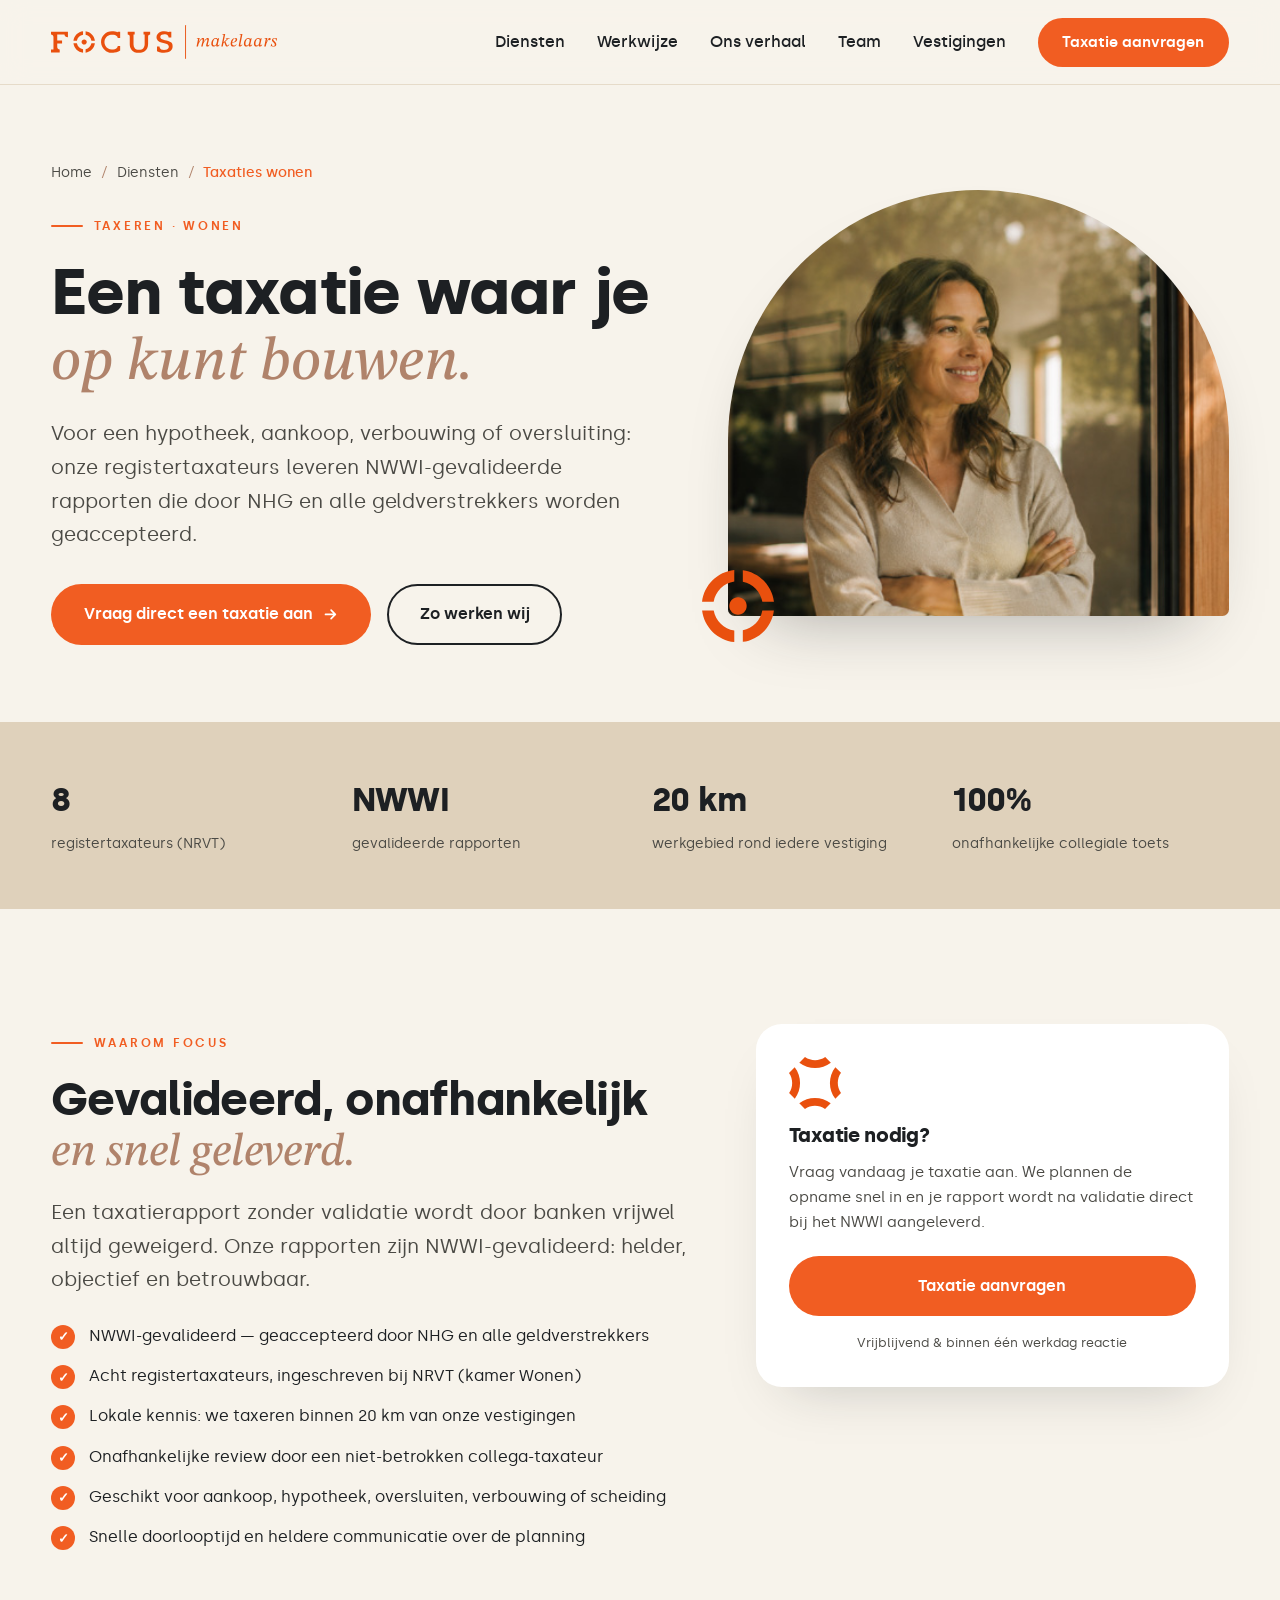
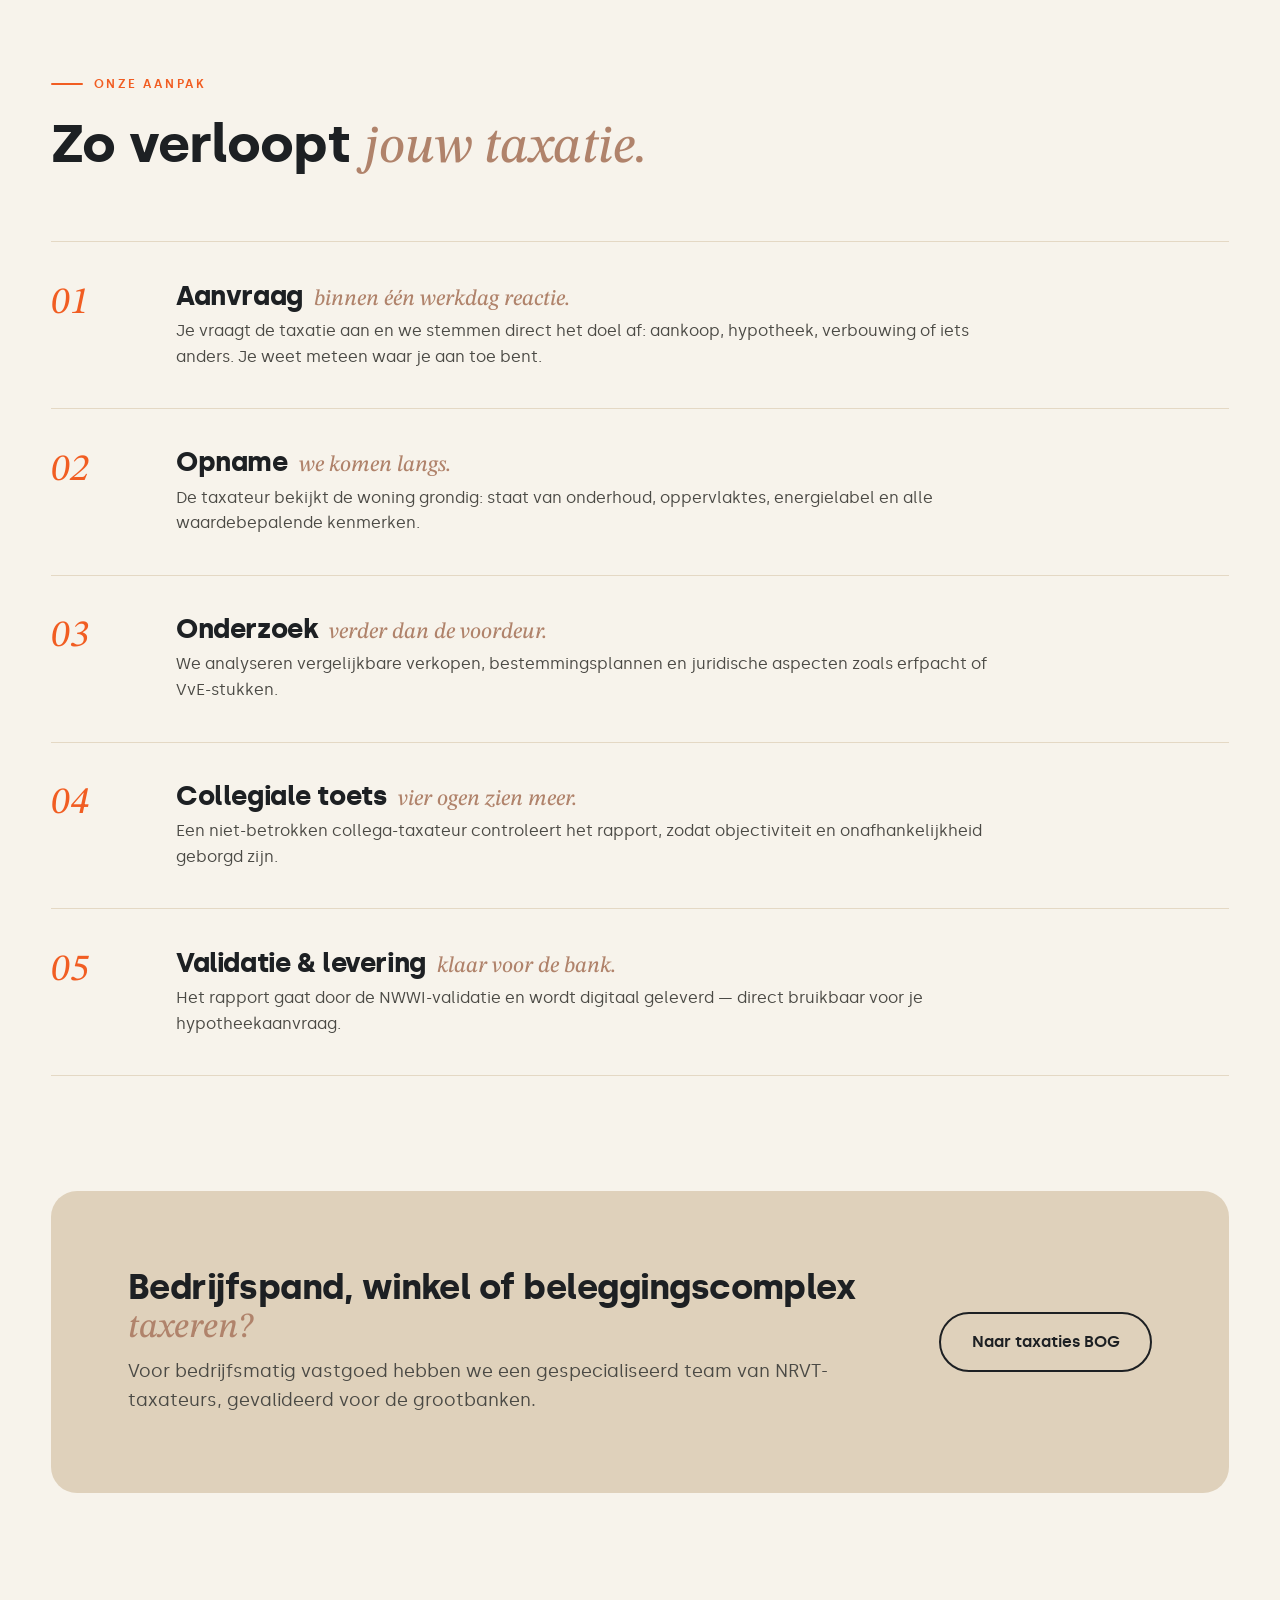
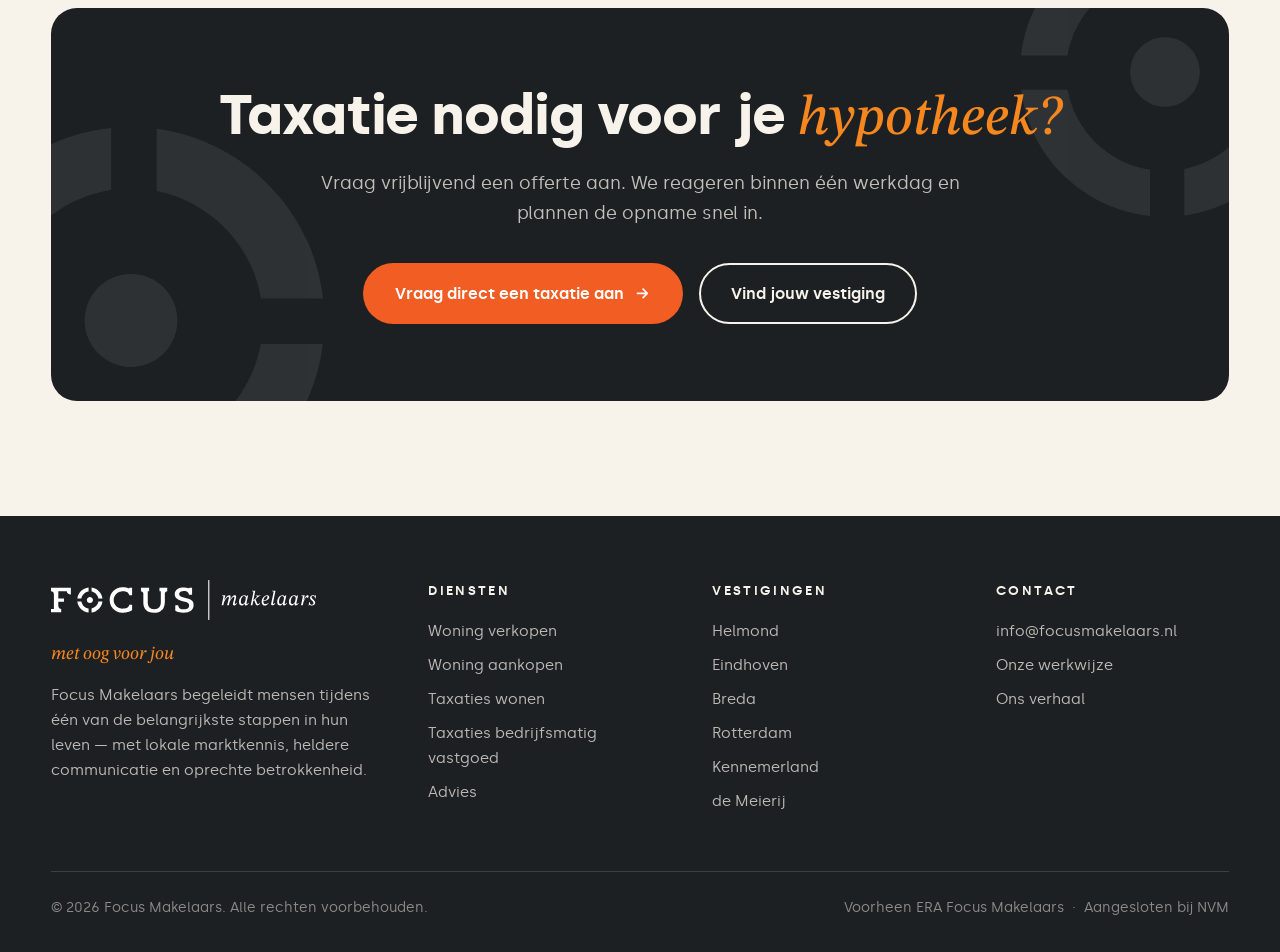
<file: diensten/taxeren.html>
<!DOCTYPE html>
<html lang="nl">
<head>
  <meta charset="UTF-8">
  <meta name="viewport" content="width=device-width, initial-scale=1.0">
  <title>Taxaties wonen — Focus Makelaars</title>
  <meta name="description" content="NWWI-gevalideerd taxatierapport nodig voor je hypotheek? De registertaxateurs van Focus leveren snel, deskundig en geaccepteerd door alle geldverstrekkers.">
  <link rel="icon" type="image/svg+xml" href="../assets/logo/beeldmerk-warm-oranje.svg">
  <link rel="preload" href="../assets/fonts/Silka-Bold.woff2?v=3" as="font" type="font/woff2" crossorigin>
  <link rel="preload" href="../assets/fonts/Silka-Regular.woff2?v=3" as="font" type="font/woff2" crossorigin>
  <link rel="preload" href="../assets/fonts/STIXTwoTextItalic-Var.woff2" as="font" type="font/woff2" crossorigin>
  <link rel="stylesheet" href="../assets/css/style.css?v=3">
</head>
<body>

  <header class="site-header">
    <div class="wrap nav">
      <a class="nav__logo" href="../index.html" aria-label="Focus Makelaars — home">
        <img src="../assets/logo/logo-liggend-warm-oranje.svg" alt="Focus Makelaars">
      </a>
      <button class="nav__toggle" aria-label="Menu openen" aria-expanded="false">
        <span></span><span></span><span></span>
      </button>
      <nav class="nav__links" id="menu">
        <div class="nav__drop">
          <a href="../index.html#diensten">Diensten</a>
          <div class="nav__dropmenu">
            <a href="verkopen.html">Woning verkopen</a>
            <a href="aankopen.html">Woning aankopen</a>
            <a href="taxeren.html">Taxaties wonen</a>
            <a class="sub" href="taxeren-bog.html">Bedrijfsmatig vastgoed</a>
            <a href="adviseren.html">Advies</a>
          </div>
        </div>
        <a href="../index.html#werkwijze">Werkwijze</a>
        <a href="../index.html#verhaal">Ons verhaal</a>
        <a href="../team.html">Team</a>
        <a href="../index.html#vestigingen">Vestigingen</a>
        <a class="btn btn--primary" href="#contact">Taxatie aanvragen</a>
      </nav>
    </div>
  </header>

  <main>

    <section class="page-hero">
      <div class="wrap">
        <div>
          <nav class="breadcrumb" aria-label="Kruimelpad">
            <a href="../index.html">Home</a><span class="sep">/</span>
            <a href="../index.html#diensten">Diensten</a><span class="sep">/</span>
            <span aria-current="page">Taxaties wonen</span>
          </nav>
          <p class="kicker">Taxeren · Wonen</p>
          <h1>Een taxatie waar je <span class="accent">op kunt bouwen.</span></h1>
          <p class="lead">Voor een hypotheek, aankoop, verbouwing of oversluiting: onze registertaxateurs leveren NWWI-gevalideerde rapporten die door NHG en alle geldverstrekkers worden geaccepteerd.</p>
          <div class="page-hero__actions">
            <a class="btn btn--primary" href="#contact">Vraag direct een taxatie aan
              <svg viewBox="0 0 24 24" fill="none" stroke="currentColor" stroke-width="2.4" stroke-linecap="round" stroke-linejoin="round" aria-hidden="true"><path d="M5 12h14M13 6l6 6-6 6"/></svg>
            </a>
            <a class="btn btn--ghost" href="#aanpak">Zo werken wij</a>
          </div>
        </div>
        <div class="page-hero__visual">
          <img src="../assets/img/vrouw-raam.png" alt="Vrouw kijkt tevreden uit het raam van haar woning" fetchpriority="high">
        </div>
      </div>
    </section>

    <section class="feiten">
      <div class="wrap">
        <div class="feit reveal"><b>8</b><span>registertaxateurs (NRVT)</span></div>
        <div class="feit reveal" data-delay="1"><b>NWWI</b><span>gevalideerde rapporten</span></div>
        <div class="feit reveal" data-delay="2"><b>20 km</b><span>werkgebied rond iedere vestiging</span></div>
        <div class="feit reveal" data-delay="3"><b>100%</b><span>onafhankelijke collegiale toets</span></div>
      </div>
    </section>

    <section class="section blok-split">
      <div class="wrap">
        <div class="reveal">
          <p class="kicker">Waarom Focus</p>
          <h2>Gevalideerd, onafhankelijk <span class="accent">en snel geleverd.</span></h2>
          <p class="lead">Een taxatierapport zonder validatie wordt door banken vrijwel altijd geweigerd. Onze rapporten zijn NWWI-gevalideerd: helder, objectief en betrouwbaar.</p>
          <ul class="checklist">
            <li>NWWI-gevalideerd — geaccepteerd door NHG en alle geldverstrekkers</li>
            <li>Acht registertaxateurs, ingeschreven bij NRVT (kamer Wonen)</li>
            <li>Lokale kennis: we taxeren binnen 20 km van onze vestigingen</li>
            <li>Onafhankelijke review door een niet-betrokken collega-taxateur</li>
            <li>Geschikt voor aankoop, hypotheek, oversluiten, verbouwing of scheiding</li>
            <li>Snelle doorlooptijd en heldere communicatie over de planning</li>
          </ul>
        </div>
        <aside class="zijkaart reveal" data-delay="1">
          <img src="../assets/icons/taxeren-warm-oranje.svg" alt="" aria-hidden="true" style="width:52px;height:52px;margin-bottom:1rem;">
          <h3>Taxatie nodig?</h3>
          <p>Vraag vandaag je taxatie aan. We plannen de opname snel in en je rapport wordt na validatie direct bij het NWWI aangeleverd.</p>
          <a class="btn btn--primary" href="#contact">Taxatie aanvragen</a>
          <p class="klein">Vrijblijvend &amp; binnen één werkdag reactie</p>
        </aside>
      </div>
    </section>

    <section class="section proces-licht" id="aanpak" style="padding-top:0">
      <div class="wrap">
        <header class="section__head reveal">
          <p class="kicker">Onze aanpak</p>
          <h2>Zo verloopt <span class="accent">jouw taxatie.</span></h2>
        </header>
        <div class="methodiek__grid">
          <div class="stap reveal">
            <div class="stap__num">01</div>
            <div class="stap__body">
              <h3>Aanvraag <span class="accent">binnen één werkdag reactie.</span></h3>
              <p>Je vraagt de taxatie aan en we stemmen direct het doel af: aankoop, hypotheek, verbouwing of iets anders. Je weet meteen waar je aan toe bent.</p>
            </div>
          </div>
          <div class="stap reveal">
            <div class="stap__num">02</div>
            <div class="stap__body">
              <h3>Opname <span class="accent">we komen langs.</span></h3>
              <p>De taxateur bekijkt de woning grondig: staat van onderhoud, oppervlaktes, energielabel en alle waardebepalende kenmerken.</p>
            </div>
          </div>
          <div class="stap reveal">
            <div class="stap__num">03</div>
            <div class="stap__body">
              <h3>Onderzoek <span class="accent">verder dan de voordeur.</span></h3>
              <p>We analyseren vergelijkbare verkopen, bestemmingsplannen en juridische aspecten zoals erfpacht of VvE-stukken.</p>
            </div>
          </div>
          <div class="stap reveal">
            <div class="stap__num">04</div>
            <div class="stap__body">
              <h3>Collegiale toets <span class="accent">vier ogen zien meer.</span></h3>
              <p>Een niet-betrokken collega-taxateur controleert het rapport, zodat objectiviteit en onafhankelijkheid geborgd zijn.</p>
            </div>
          </div>
          <div class="stap reveal">
            <div class="stap__num">05</div>
            <div class="stap__body">
              <h3>Validatie &amp; levering <span class="accent">klaar voor de bank.</span></h3>
              <p>Het rapport gaat door de NWWI-validatie en wordt digitaal geleverd — direct bruikbaar voor je hypotheekaanvraag.</p>
            </div>
          </div>
        </div>
      </div>
    </section>

    <section class="section" style="padding-top:0">
      <div class="wrap">
        <div class="cta-blok__inner reveal" style="background: var(--comfort-beige); color: var(--ink); text-align:left; display:grid; grid-template-columns: 1fr auto; gap:2rem; align-items:center;">
          <div>
            <h2 style="font-size:clamp(1.5rem,2.8vw,2.2rem); margin-bottom:.6rem;">Bedrijfspand, winkel of beleggingscomplex <span class="accent">taxeren?</span></h2>
            <p style="margin:0; color:var(--ink-soft); max-width:44em;">Voor bedrijfsmatig vastgoed hebben we een gespecialiseerd team van NRVT-taxateurs, gevalideerd voor de grootbanken.</p>
          </div>
          <a class="btn btn--ghost" href="taxeren-bog.html">Naar taxaties BOG</a>
        </div>
      </div>
    </section>

    <section class="cta-blok" id="contact">
      <div class="cta-blok__inner reveal">
        <img class="cta-blok__deco cta-blok__deco--l" src="../assets/logo/beeldmerk-white.svg" alt="" aria-hidden="true">
        <img class="cta-blok__deco cta-blok__deco--r" src="../assets/logo/beeldmerk-white.svg" alt="" aria-hidden="true">
        <h2>Taxatie nodig voor je <span class="accent">hypotheek?</span></h2>
        <p>Vraag vrijblijvend een offerte aan. We reageren binnen één werkdag en plannen de opname snel in.</p>
        <div class="cta-blok__actions">
          <a class="btn btn--primary" href="mailto:info@focusmakelaars.nl?subject=Taxatie%20wonen">Vraag direct een taxatie aan
            <svg viewBox="0 0 24 24" fill="none" stroke="currentColor" stroke-width="2.4" stroke-linecap="round" stroke-linejoin="round" aria-hidden="true"><path d="M5 12h14M13 6l6 6-6 6"/></svg>
          </a>
          <a class="btn btn--ghost" href="../index.html#vestigingen">Vind jouw vestiging</a>
        </div>
      </div>
    </section>

  </main>

  <footer class="site-footer">
    <div class="wrap">
      <div class="footer__top">
        <div class="footer__brand">
          <img src="../assets/logo/logo-liggend-white.svg" alt="Focus Makelaars">
          <p class="tagline">met oog voor jou</p>
          <p>Focus Makelaars begeleidt mensen tijdens één van de belangrijkste stappen in hun leven — met lokale marktkennis, heldere communicatie en oprechte betrokkenheid.</p>
        </div>
        <div>
          <h4>Diensten</h4>
          <ul>
            <li><a href="verkopen.html">Woning verkopen</a></li>
            <li><a href="aankopen.html">Woning aankopen</a></li>
            <li><a href="taxeren.html">Taxaties wonen</a></li>
            <li><a href="taxeren-bog.html">Taxaties bedrijfsmatig vastgoed</a></li>
            <li><a href="adviseren.html">Advies</a></li>
          </ul>
        </div>
        <div>
          <h4>Vestigingen</h4>
          <ul>
            <li><a href="../index.html#vestigingen">Helmond</a></li>
            <li><a href="../index.html#vestigingen">Eindhoven</a></li>
            <li><a href="../index.html#vestigingen">Breda</a></li>
            <li><a href="../index.html#vestigingen">Rotterdam</a></li>
            <li><a href="../index.html#vestigingen">Kennemerland</a></li>
            <li><a href="../index.html#vestigingen">de Meierij</a></li>
          </ul>
        </div>
        <div>
          <h4>Contact</h4>
          <ul>
            <li><a href="mailto:info@focusmakelaars.nl">info@focusmakelaars.nl</a></li>
            <li><a href="../index.html#werkwijze">Onze werkwijze</a></li>
            <li><a href="../index.html#verhaal">Ons verhaal</a></li>
          </ul>
        </div>
      </div>
      <div class="footer__bottom">
        <p>© 2026 Focus Makelaars. Alle rechten voorbehouden.</p>
        <p>Voorheen ERA Focus Makelaars &nbsp;·&nbsp; Aangesloten bij NVM</p>
      </div>
    </div>
  </footer>

  <script src="../assets/js/main.js" defer></script>
</body>
</html>
</file>
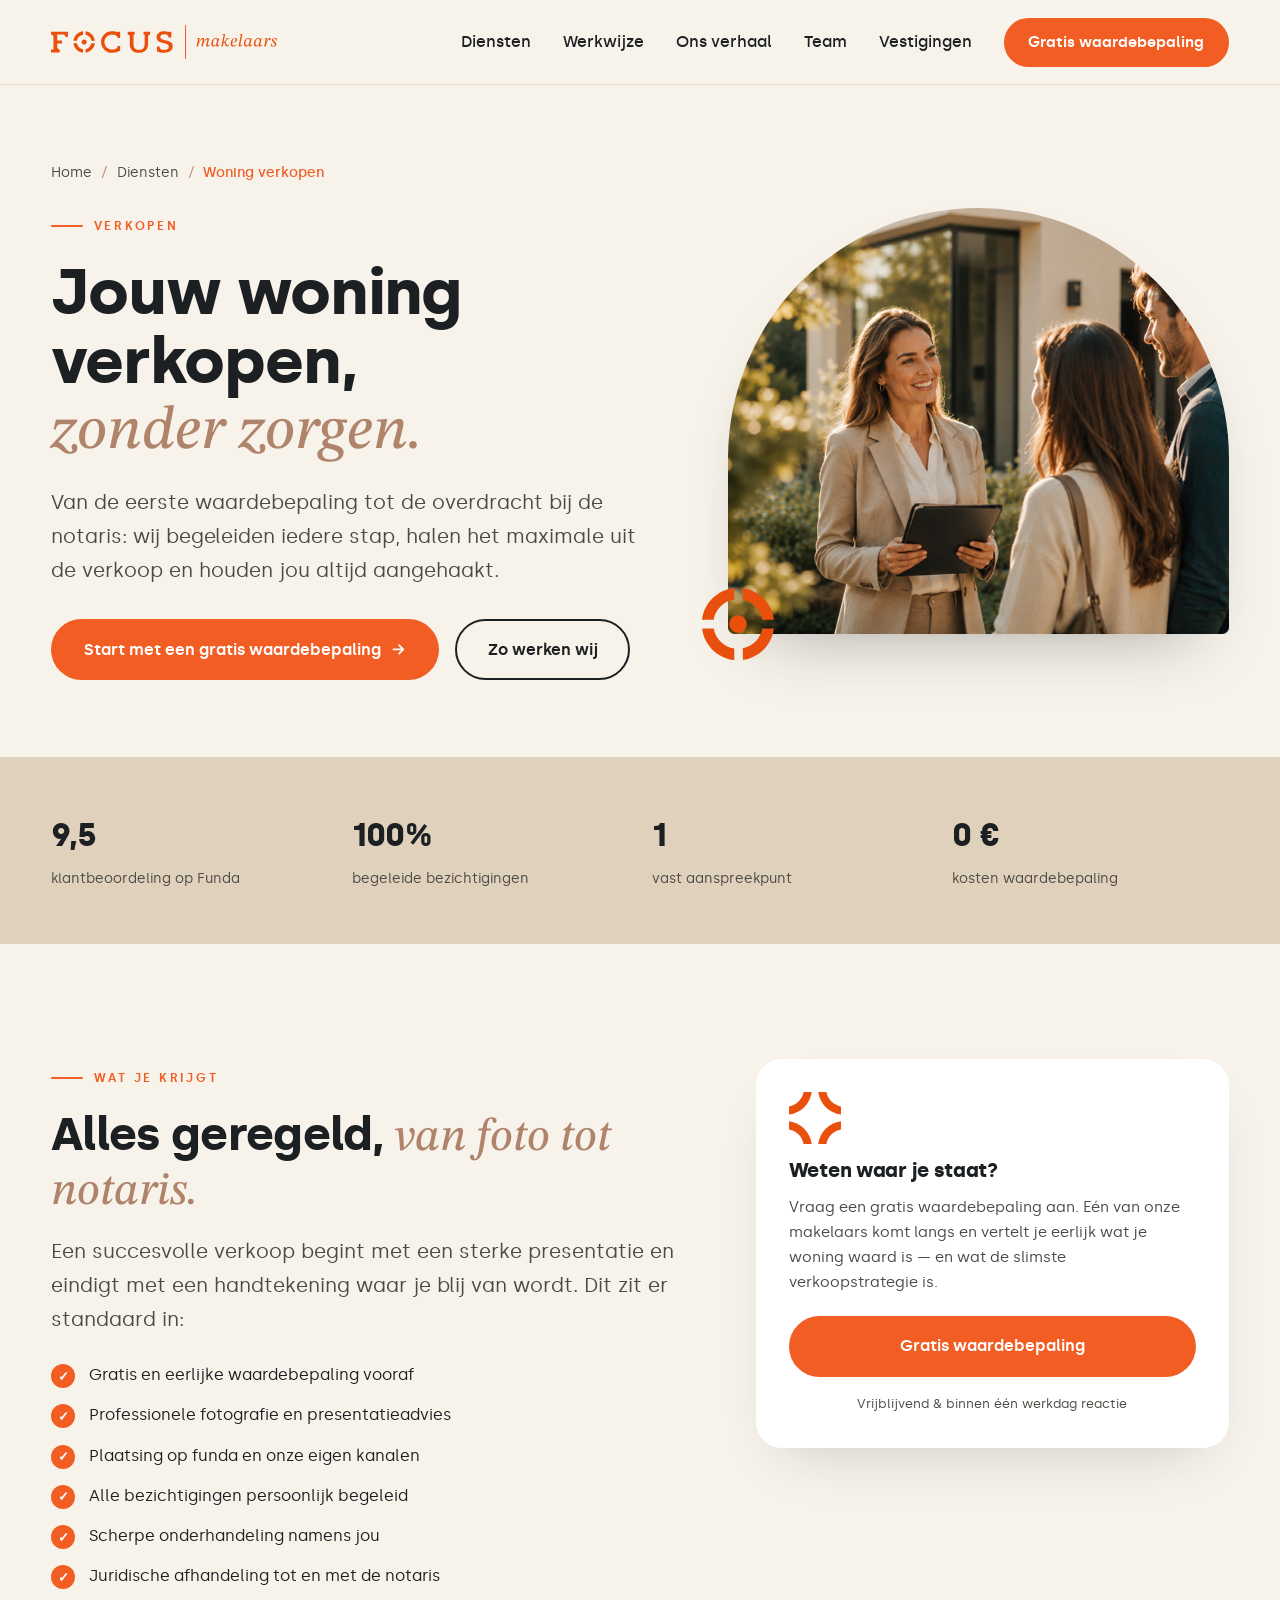
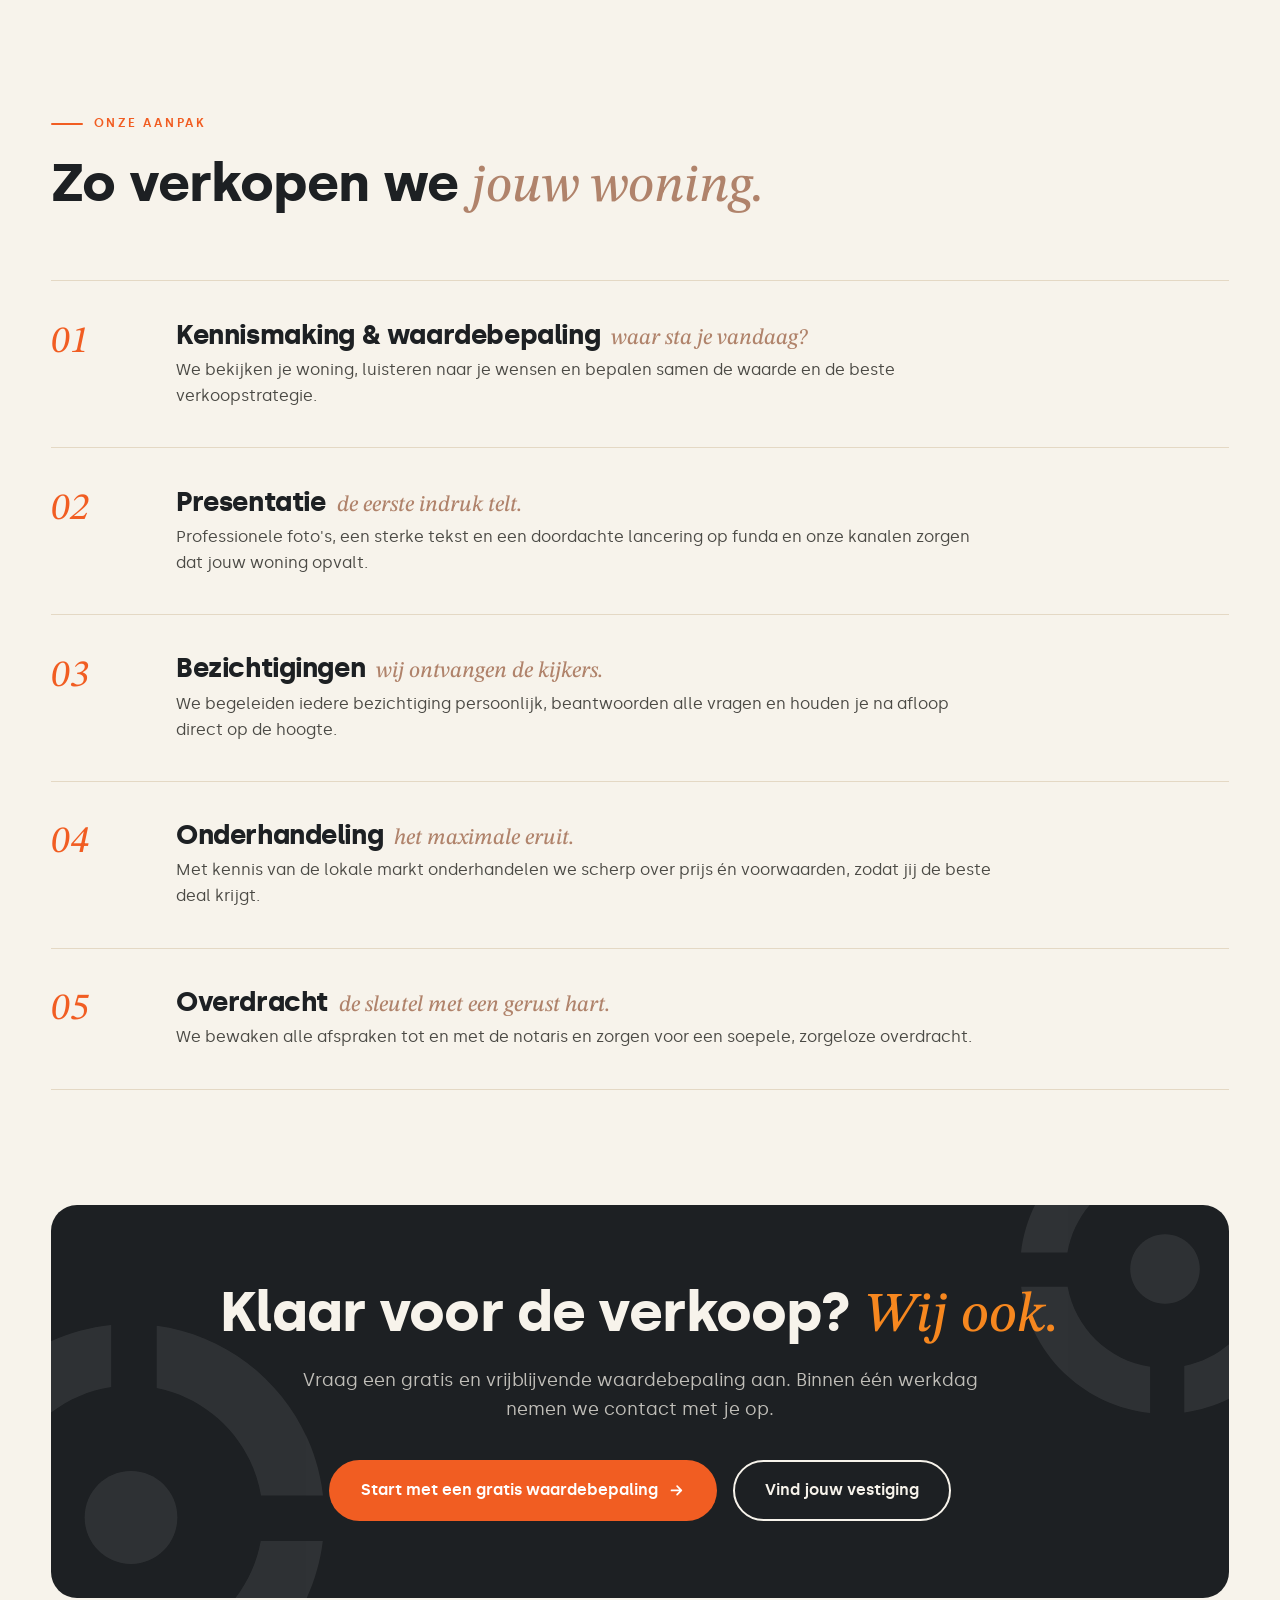
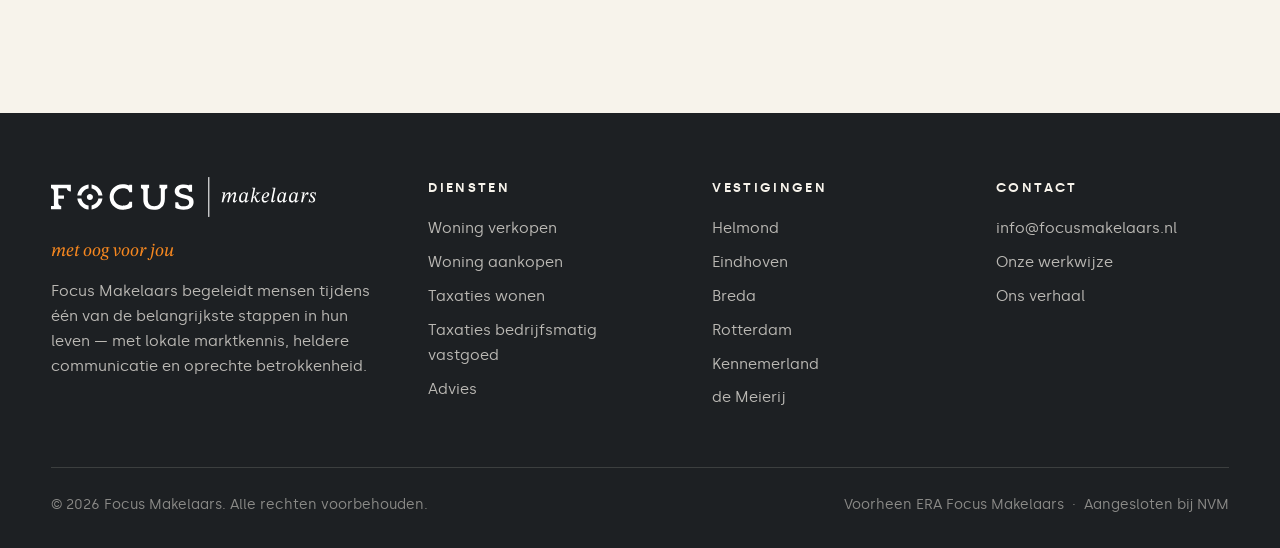
<file: diensten/verkopen.html>
<!DOCTYPE html>
<html lang="nl">
<head>
  <meta charset="UTF-8">
  <meta name="viewport" content="width=device-width, initial-scale=1.0">
  <title>Woning verkopen — Focus Makelaars</title>
  <meta name="description" content="Verkoop je woning met Focus Makelaars: gratis waardebepaling, sterke presentatie, begeleide bezichtigingen en scherpe onderhandeling. Met oog voor jou.">
  <link rel="icon" type="image/svg+xml" href="../assets/logo/beeldmerk-warm-oranje.svg">
  <link rel="preload" href="../assets/fonts/Silka-Bold.woff2?v=3" as="font" type="font/woff2" crossorigin>
  <link rel="preload" href="../assets/fonts/Silka-Regular.woff2?v=3" as="font" type="font/woff2" crossorigin>
  <link rel="preload" href="../assets/fonts/STIXTwoTextItalic-Var.woff2" as="font" type="font/woff2" crossorigin>
  <link rel="stylesheet" href="../assets/css/style.css?v=3">
</head>
<body>

  <header class="site-header">
    <div class="wrap nav">
      <a class="nav__logo" href="../index.html" aria-label="Focus Makelaars — home">
        <img src="../assets/logo/logo-liggend-warm-oranje.svg" alt="Focus Makelaars">
      </a>
      <button class="nav__toggle" aria-label="Menu openen" aria-expanded="false">
        <span></span><span></span><span></span>
      </button>
      <nav class="nav__links" id="menu">
        <div class="nav__drop">
          <a href="../index.html#diensten">Diensten</a>
          <div class="nav__dropmenu">
            <a href="verkopen.html">Woning verkopen</a>
            <a href="aankopen.html">Woning aankopen</a>
            <a href="taxeren.html">Taxaties wonen</a>
            <a class="sub" href="taxeren-bog.html">Bedrijfsmatig vastgoed</a>
            <a href="adviseren.html">Advies</a>
          </div>
        </div>
        <a href="../index.html#werkwijze">Werkwijze</a>
        <a href="../index.html#verhaal">Ons verhaal</a>
        <a href="../team.html">Team</a>
        <a href="../index.html#vestigingen">Vestigingen</a>
        <a class="btn btn--primary" href="#contact">Gratis waardebepaling</a>
      </nav>
    </div>
  </header>

  <main>

    <section class="page-hero">
      <div class="wrap">
        <div>
          <nav class="breadcrumb" aria-label="Kruimelpad">
            <a href="../index.html">Home</a><span class="sep">/</span>
            <a href="../index.html#diensten">Diensten</a><span class="sep">/</span>
            <span aria-current="page">Woning verkopen</span>
          </nav>
          <p class="kicker">Verkopen</p>
          <h1>Jouw woning verkopen, <span class="accent">zonder zorgen.</span></h1>
          <p class="lead">Van de eerste waardebepaling tot de overdracht bij de notaris: wij begeleiden iedere stap, halen het maximale uit de verkoop en houden jou altijd aangehaakt.</p>
          <div class="page-hero__actions">
            <a class="btn btn--primary" href="#contact">Start met een gratis waardebepaling
              <svg viewBox="0 0 24 24" fill="none" stroke="currentColor" stroke-width="2.4" stroke-linecap="round" stroke-linejoin="round" aria-hidden="true"><path d="M5 12h14M13 6l6 6-6 6"/></svg>
            </a>
            <a class="btn btn--ghost" href="#aanpak">Zo werken wij</a>
          </div>
        </div>
        <div class="page-hero__visual">
          <img src="../assets/img/makelaar-gesprek.png" alt="Makelaar in gesprek met verkopers voor hun woning" fetchpriority="high">
        </div>
      </div>
    </section>

    <section class="feiten">
      <div class="wrap">
        <div class="feit reveal"><b>9,5</b><span>klantbeoordeling op Funda</span></div>
        <div class="feit reveal" data-delay="1"><b>100%</b><span>begeleide bezichtigingen</span></div>
        <div class="feit reveal" data-delay="2"><b>1</b><span>vast aanspreekpunt</span></div>
        <div class="feit reveal" data-delay="3"><b>0 &euro;</b><span>kosten waardebepaling</span></div>
      </div>
    </section>

    <section class="section blok-split">
      <div class="wrap">
        <div class="reveal">
          <p class="kicker">Wat je krijgt</p>
          <h2>Alles geregeld, <span class="accent">van foto tot notaris.</span></h2>
          <p class="lead">Een succesvolle verkoop begint met een sterke presentatie en eindigt met een handtekening waar je blij van wordt. Dit zit er standaard in:</p>
          <ul class="checklist">
            <li>Gratis en eerlijke waardebepaling vooraf</li>
            <li>Professionele fotografie en presentatieadvies</li>
            <li>Plaatsing op funda en onze eigen kanalen</li>
            <li>Alle bezichtigingen persoonlijk begeleid</li>
            <li>Scherpe onderhandeling namens jou</li>
            <li>Juridische afhandeling tot en met de notaris</li>
          </ul>
        </div>
        <aside class="zijkaart reveal" data-delay="1">
          <img src="../assets/icons/verkopen-warm-oranje.svg" alt="" aria-hidden="true" style="width:52px;height:52px;margin-bottom:1rem;">
          <h3>Weten waar je staat?</h3>
          <p>Vraag een gratis waardebepaling aan. Eén van onze makelaars komt langs en vertelt je eerlijk wat je woning waard is — en wat de slimste verkoopstrategie is.</p>
          <a class="btn btn--primary" href="#contact">Gratis waardebepaling</a>
          <p class="klein">Vrijblijvend &amp; binnen één werkdag reactie</p>
        </aside>
      </div>
    </section>

    <section class="section proces-licht" id="aanpak" style="padding-top:0">
      <div class="wrap">
        <header class="section__head reveal">
          <p class="kicker">Onze aanpak</p>
          <h2>Zo verkopen we <span class="accent">jouw woning.</span></h2>
        </header>
        <div class="methodiek__grid">
          <div class="stap reveal">
            <div class="stap__num">01</div>
            <div class="stap__body">
              <h3>Kennismaking &amp; waardebepaling <span class="accent">waar sta je vandaag?</span></h3>
              <p>We bekijken je woning, luisteren naar je wensen en bepalen samen de waarde en de beste verkoopstrategie.</p>
            </div>
          </div>
          <div class="stap reveal">
            <div class="stap__num">02</div>
            <div class="stap__body">
              <h3>Presentatie <span class="accent">de eerste indruk telt.</span></h3>
              <p>Professionele foto's, een sterke tekst en een doordachte lancering op funda en onze kanalen zorgen dat jouw woning opvalt.</p>
            </div>
          </div>
          <div class="stap reveal">
            <div class="stap__num">03</div>
            <div class="stap__body">
              <h3>Bezichtigingen <span class="accent">wij ontvangen de kijkers.</span></h3>
              <p>We begeleiden iedere bezichtiging persoonlijk, beantwoorden alle vragen en houden je na afloop direct op de hoogte.</p>
            </div>
          </div>
          <div class="stap reveal">
            <div class="stap__num">04</div>
            <div class="stap__body">
              <h3>Onderhandeling <span class="accent">het maximale eruit.</span></h3>
              <p>Met kennis van de lokale markt onderhandelen we scherp over prijs én voorwaarden, zodat jij de beste deal krijgt.</p>
            </div>
          </div>
          <div class="stap reveal">
            <div class="stap__num">05</div>
            <div class="stap__body">
              <h3>Overdracht <span class="accent">de sleutel met een gerust hart.</span></h3>
              <p>We bewaken alle afspraken tot en met de notaris en zorgen voor een soepele, zorgeloze overdracht.</p>
            </div>
          </div>
        </div>
      </div>
    </section>

    <section class="cta-blok" id="contact">
      <div class="cta-blok__inner reveal">
        <img class="cta-blok__deco cta-blok__deco--l" src="../assets/logo/beeldmerk-white.svg" alt="" aria-hidden="true">
        <img class="cta-blok__deco cta-blok__deco--r" src="../assets/logo/beeldmerk-white.svg" alt="" aria-hidden="true">
        <h2>Klaar voor de verkoop? <span class="accent">Wij ook.</span></h2>
        <p>Vraag een gratis en vrijblijvende waardebepaling aan. Binnen één werkdag nemen we contact met je op.</p>
        <div class="cta-blok__actions">
          <a class="btn btn--primary" href="mailto:info@focusmakelaars.nl?subject=Gratis%20waardebepaling">Start met een gratis waardebepaling
            <svg viewBox="0 0 24 24" fill="none" stroke="currentColor" stroke-width="2.4" stroke-linecap="round" stroke-linejoin="round" aria-hidden="true"><path d="M5 12h14M13 6l6 6-6 6"/></svg>
          </a>
          <a class="btn btn--ghost" href="../index.html#vestigingen">Vind jouw vestiging</a>
        </div>
      </div>
    </section>

  </main>

  <footer class="site-footer">
    <div class="wrap">
      <div class="footer__top">
        <div class="footer__brand">
          <img src="../assets/logo/logo-liggend-white.svg" alt="Focus Makelaars">
          <p class="tagline">met oog voor jou</p>
          <p>Focus Makelaars begeleidt mensen tijdens één van de belangrijkste stappen in hun leven — met lokale marktkennis, heldere communicatie en oprechte betrokkenheid.</p>
        </div>
        <div>
          <h4>Diensten</h4>
          <ul>
            <li><a href="verkopen.html">Woning verkopen</a></li>
            <li><a href="aankopen.html">Woning aankopen</a></li>
            <li><a href="taxeren.html">Taxaties wonen</a></li>
            <li><a href="taxeren-bog.html">Taxaties bedrijfsmatig vastgoed</a></li>
            <li><a href="adviseren.html">Advies</a></li>
          </ul>
        </div>
        <div>
          <h4>Vestigingen</h4>
          <ul>
            <li><a href="../index.html#vestigingen">Helmond</a></li>
            <li><a href="../index.html#vestigingen">Eindhoven</a></li>
            <li><a href="../index.html#vestigingen">Breda</a></li>
            <li><a href="../index.html#vestigingen">Rotterdam</a></li>
            <li><a href="../index.html#vestigingen">Kennemerland</a></li>
            <li><a href="../index.html#vestigingen">de Meierij</a></li>
          </ul>
        </div>
        <div>
          <h4>Contact</h4>
          <ul>
            <li><a href="mailto:info@focusmakelaars.nl">info@focusmakelaars.nl</a></li>
            <li><a href="../index.html#werkwijze">Onze werkwijze</a></li>
            <li><a href="../index.html#verhaal">Ons verhaal</a></li>
          </ul>
        </div>
      </div>
      <div class="footer__bottom">
        <p>© 2026 Focus Makelaars. Alle rechten voorbehouden.</p>
        <p>Voorheen ERA Focus Makelaars &nbsp;·&nbsp; Aangesloten bij NVM</p>
      </div>
    </div>
  </footer>

  <script src="../assets/js/main.js" defer></script>
</body>
</html>
</file>
<file: assets/css/style.css>
/* ============================================================
   FOCUS MAKELAARS — met oog voor jou
   Gebouwd volgens het Focus Brandbook (2026)
   ============================================================ */

/* ---------- Fonts ---------- */
@font-face {
  font-family: "Silka";
  src: url("../fonts/Silka-Regular.woff2?v=3") format("woff2");
  font-weight: 400; font-style: normal; font-display: swap;
}
@font-face {
  font-family: "Silka";
  src: url("../fonts/Silka-Medium.woff2?v=3") format("woff2");
  font-weight: 500; font-style: normal; font-display: swap;
}
@font-face {
  font-family: "Silka";
  src: url("../fonts/Silka-SemiBold.woff2?v=3") format("woff2");
  font-weight: 600; font-style: normal; font-display: swap;
}
@font-face {
  font-family: "Silka";
  src: url("../fonts/Silka-Bold.woff2?v=3") format("woff2");
  font-weight: 700; font-style: normal; font-display: swap;
}
@font-face {
  font-family: "STIX Two Text";
  src: url("../fonts/STIXTwoTextItalic-Var.woff2") format("woff2");
  font-weight: 400 600; font-style: italic; font-display: swap;
}

/* ---------- Brand tokens ---------- */
:root {
  --warm-oranje:   #F15D22;
  --focus-oranje:  #F6871F;
  --comfort-beige: #DFD1BB;
  --helder-beige:  #F7F3EB;
  --iris-bruin:    #B0836B;
  --pupil-zwart:   #1D2023;
  --stralend-wit:  #FFFFFF;

  --ink:        var(--pupil-zwart);
  --ink-soft:   #4b4a45;
  --paper:      var(--helder-beige);

  --font-sans:  "Silka", "Trebuchet MS", sans-serif;
  --font-serif: "STIX Two Text", Georgia, serif;

  --radius-s: 14px;
  --radius-m: 26px;
  --radius-arch: 999px;

  --gutter: clamp(1.25rem, 4vw, 4rem);
  --section: clamp(4.5rem, 9vw, 8.5rem);

  --ease-out: cubic-bezier(.22,.8,.32,1);
}

/* ---------- Reset-ish ---------- */
*, *::before, *::after { box-sizing: border-box; margin: 0; padding: 0; }
html { scroll-behavior: smooth; }
body {
  font-family: var(--font-sans);
  font-weight: 400;
  color: var(--ink);
  background: var(--paper);
  line-height: 1.65;
  font-size: clamp(1rem, .95rem + .25vw, 1.125rem);
  -webkit-font-smoothing: antialiased;
  overflow-x: hidden;
}
img { max-width: 100%; display: block; }
a { color: inherit; text-decoration: none; }
ul { list-style: none; }
::selection { background: var(--warm-oranje); color: var(--stralend-wit); }

.wrap { max-width: 1280px; margin-inline: auto; padding-inline: var(--gutter); }

/* ---------- Typography helpers ---------- */
h1, h2, h3 { font-weight: 700; line-height: 1.08; letter-spacing: -0.015em; }
.accent {
  font-family: var(--font-serif);
  font-style: italic;
  font-weight: 450;
  letter-spacing: 0;
  color: var(--iris-bruin);
}
.accent--oranje { color: var(--warm-oranje); }
.kicker {
  display: inline-flex; align-items: center; gap: .65rem;
  font-size: .78rem; font-weight: 600;
  letter-spacing: .22em; text-transform: uppercase;
  color: var(--warm-oranje);
  margin-bottom: 1.35rem;
}
.kicker::before {
  content: ""; width: 2rem; height: 2px;
  background: var(--warm-oranje); border-radius: 2px;
}
.lead { font-size: clamp(1.05rem, 1rem + .35vw, 1.3rem); color: var(--ink-soft); max-width: 34em; }

/* ---------- CTA's ---------- */
.btn {
  display: inline-flex; align-items: center; gap: .6rem;
  padding: .95rem 1.9rem;
  border-radius: 999px;
  font-weight: 600; font-size: 1rem;
  border: 2px solid transparent;
  cursor: pointer;
  transition: transform .35s var(--ease-out), box-shadow .35s var(--ease-out),
              background-color .25s, color .25s, border-color .25s;
}
.btn svg { width: 1.05em; height: 1.05em; transition: transform .35s var(--ease-out); }
.btn:hover svg { transform: translateX(4px); }
.btn--primary { background: var(--warm-oranje); color: var(--stralend-wit); }
.btn--primary:hover {
  background: var(--pupil-zwart);
  transform: translateY(-2px);
  box-shadow: 0 14px 30px -12px rgba(29,32,35,.45);
}
.btn--ghost { border-color: var(--pupil-zwart); color: var(--pupil-zwart); background: transparent; }
.btn--ghost:hover { background: var(--pupil-zwart); color: var(--helder-beige); transform: translateY(-2px); }
.btn--light { background: var(--helder-beige); color: var(--pupil-zwart); }
.btn--light:hover { background: var(--stralend-wit); transform: translateY(-2px); }

.linkline {
  display: inline-flex; align-items: center; gap: .7rem;
  font-family: var(--font-serif); font-style: italic;
  font-size: 1.12rem; color: var(--warm-oranje);
}
.linkline::before {
  content: ""; width: 2.4rem; height: 2px; background: var(--warm-oranje);
  border-radius: 2px; transition: width .35s var(--ease-out);
}
.linkline:hover::before { width: 3.4rem; }

/* ---------- Announcement bar ---------- */
.rebrand-bar {
  background: var(--pupil-zwart);
  color: var(--helder-beige);
  font-size: .85rem;
  text-align: center;
  padding: .55rem var(--gutter);
  letter-spacing: .04em;
}
.rebrand-bar em { font-family: var(--font-serif); color: var(--focus-oranje); }

/* ---------- Header ---------- */
.site-header {
  position: sticky; top: 0; z-index: 50;
  border-bottom: 1px solid color-mix(in srgb, var(--comfort-beige) 70%, transparent);
}
/* blur op een pseudo-element, zodat de header geen containing block
   wordt voor het position:fixed mobiele menu */
.site-header::before {
  content: ""; position: absolute; inset: 0; z-index: -1;
  background: color-mix(in srgb, var(--helder-beige) 88%, transparent);
  backdrop-filter: blur(14px);
  -webkit-backdrop-filter: blur(14px);
}
.nav {
  display: flex; align-items: center; justify-content: space-between;
  gap: 2rem; padding-block: 1.1rem;
}
.nav__logo img { height: 34px; width: auto; }
.nav__links { display: flex; gap: clamp(1.2rem, 2.5vw, 2.4rem); align-items: center; }
.nav__links > a:not(.btn), .nav__drop > a {
  font-weight: 500; font-size: .98rem; position: relative; padding-block: .3rem;
}
.nav__links > a:not(.btn)::after, .nav__drop > a::after {
  content: ""; position: absolute; left: 0; bottom: 0;
  width: 100%; height: 2px; background: var(--warm-oranje);
  border-radius: 2px; transform: scaleX(0); transform-origin: left;
  transition: transform .35s var(--ease-out);
}
.nav__links > a:not(.btn):hover::after, .nav__drop > a:hover::after { transform: scaleX(1); }

/* Diensten-dropdown */
.nav__drop { position: relative; }
.nav__dropmenu {
  position: absolute; top: calc(100% + .6rem); left: -1rem;
  min-width: 17.5rem;
  background: var(--stralend-wit);
  border-radius: var(--radius-s);
  box-shadow: 0 24px 55px -20px rgba(29,32,35,.35);
  padding: .55rem;
  display: grid;
  opacity: 0; visibility: hidden; transform: translateY(10px);
  transition: opacity .3s var(--ease-out), transform .3s var(--ease-out), visibility 0s .3s;
}
.nav__drop:hover .nav__dropmenu, .nav__drop:focus-within .nav__dropmenu {
  opacity: 1; visibility: visible; transform: none;
  transition: opacity .3s var(--ease-out), transform .3s var(--ease-out);
}
.nav__dropmenu a {
  padding: .6rem .95rem; border-radius: 10px;
  font-size: .95rem; font-weight: 500;
  transition: background-color .2s, color .2s;
}
.nav__dropmenu a:hover { background: var(--helder-beige); color: var(--warm-oranje); }
.nav__dropmenu .sub { font-size: .85rem; color: var(--ink-soft); padding-left: 1.7rem; position: relative; }
.nav__dropmenu .sub::before { content: "→"; position: absolute; left: .95rem; color: var(--warm-oranje); }
.nav__dropmenu .sub:hover { color: var(--warm-oranje); }
.nav .btn { padding: .65rem 1.4rem; font-size: .92rem; }
.nav__toggle { display: none; background: none; border: 0; cursor: pointer; padding: .4rem; }
.nav__toggle span {
  display: block; width: 26px; height: 2.5px; border-radius: 2px;
  background: var(--pupil-zwart); margin-block: 5.5px;
  transition: transform .3s, opacity .3s;
}

/* ---------- Hero ---------- */
.hero { position: relative; overflow: clip; }
.hero .wrap {
  display: grid;
  grid-template-columns: minmax(0, 1.05fr) minmax(0, .95fr);
  gap: clamp(2rem, 5vw, 5rem);
  align-items: center;
  padding-block: clamp(3.5rem, 7vw, 7rem);
}
.hero__title {
  font-size: clamp(2.7rem, 6.4vw, 5.2rem);
  margin-bottom: 1.6rem;
}
.hero__title .accent { display: block; font-size: .96em; margin-top: .08em; }
.hero__copy { margin-bottom: 2.4rem; }
.hero__actions { display: flex; flex-wrap: wrap; gap: 1rem; margin-bottom: 3rem; }
.hero__proof {
  display: flex; align-items: center; gap: 1rem;
  font-size: .95rem; color: var(--ink-soft);
}
.hero__proof strong { color: var(--ink); font-weight: 700; font-size: 1.35rem; }
.hero__proof .stars { color: var(--warm-oranje); letter-spacing: .12em; font-size: .8rem; }
.hero__proof .divider { width: 1px; height: 2.4rem; background: var(--comfort-beige); }

.hero__visual { position: relative; }
.hero__arch {
  position: relative;
  border-radius: var(--radius-arch) var(--radius-arch) var(--radius-m) var(--radius-m);
  overflow: hidden;
  aspect-ratio: 4 / 4.7;
  background: var(--comfort-beige);
  box-shadow: 0 40px 80px -40px rgba(29,32,35,.35);
}
.hero__arch img { width: 100%; height: 100%; object-fit: cover; }
.hero__badge {
  position: absolute;
  left: clamp(-2.2rem, -3vw, -1.4rem); bottom: 9%;
  background: var(--stralend-wit);
  border-radius: var(--radius-s);
  padding: 1rem 1.35rem;
  display: flex; align-items: center; gap: .9rem;
  box-shadow: 0 24px 50px -24px rgba(29,32,35,.4);
}
.hero__badge img { width: 44px; height: 44px; animation: gentle-spin 26s linear infinite; }
.hero__badge p { font-size: .88rem; line-height: 1.4; color: var(--ink-soft); }
.hero__badge strong { display: block; color: var(--ink); font-size: .98rem; }
@keyframes gentle-spin { to { transform: rotate(360deg); } }

/* het klantreis-pad naast de hero */
.hero__pad {
  position: absolute; top: 4%; right: -1.2rem;
  width: 3.4rem; height: 92%;
  pointer-events: none;
}
.hero__pad svg { width: 100%; height: 100%; }

/* ---------- Stats band ---------- */
.stats { background: var(--comfort-beige); }
.stats .wrap {
  display: grid; grid-template-columns: repeat(4, 1fr);
  gap: 2rem; padding-block: clamp(2.4rem, 4vw, 3.6rem);
}
.stat { text-align: center; }
.stat b {
  display: block; font-size: clamp(1.9rem, 3.4vw, 2.9rem);
  font-weight: 700; line-height: 1.1; letter-spacing: -.02em;
}
.stat b .accent { font-size: .82em; }
.stat span { font-size: .92rem; color: var(--ink-soft); }

/* ---------- Diensten ---------- */
.section { padding-block: var(--section); }
.section__head { max-width: 46em; margin-bottom: clamp(2.5rem, 5vw, 4.5rem); }
.section__head h2 { font-size: clamp(2rem, 4.2vw, 3.3rem); margin-bottom: 1.1rem; }

.diensten__grid {
  display: grid; grid-template-columns: repeat(4, 1fr);
  gap: clamp(1rem, 2vw, 1.75rem);
}
.dienst {
  background: var(--stralend-wit);
  border-radius: var(--radius-m);
  padding: clamp(1.6rem, 2.6vw, 2.4rem);
  display: flex; flex-direction: column; gap: 1.1rem;
  min-height: 340px;
  position: relative;
  transition: transform .45s var(--ease-out), box-shadow .45s var(--ease-out), background-color .45s;
}
.dienst:hover {
  transform: translateY(-8px);
  box-shadow: 0 32px 60px -30px rgba(29,32,35,.3);
}
.dienst__icon {
  width: 58px; height: 58px;
  transition: transform .5s var(--ease-out);
}
.dienst:hover .dienst__icon { transform: rotate(90deg); }
.dienst h3 { font-size: 1.35rem; }
.dienst p { font-size: .96rem; color: var(--ink-soft); flex: 1; }
.dienst .linkline { font-size: 1rem; }
.dienst:nth-child(even) { background: color-mix(in srgb, var(--stralend-wit) 55%, var(--helder-beige)); }

/* ---------- Werkwijze / Focus Methodiek ---------- */
.methodiek { background: var(--pupil-zwart); color: var(--helder-beige); position: relative; overflow: clip; }
.methodiek .kicker { color: var(--focus-oranje); }
.methodiek .kicker::before { background: var(--focus-oranje); }
.methodiek .section__head .accent { color: var(--iris-bruin); }
.methodiek__deco {
  position: absolute; top: -6rem; right: -6rem;
  width: 30rem; height: 30rem; opacity: .07;
  pointer-events: none;
}
.methodiek__grid { position: relative; display: grid; gap: 0; }
.stap {
  display: grid;
  grid-template-columns: 5.4rem 1fr;
  gap: clamp(1.4rem, 3vw, 2.8rem);
  padding-block: clamp(1.8rem, 3vw, 2.6rem);
  border-top: 1px solid rgba(247,243,235,.14);
  position: relative;
}
.stap:last-child { border-bottom: 1px solid rgba(247,243,235,.14); }
.stap__num {
  font-family: var(--font-serif); font-style: italic;
  font-size: clamp(1.7rem, 3vw, 2.4rem);
  color: var(--warm-oranje);
  line-height: 1;
  padding-top: .2rem;
}
.stap__body h3 {
  font-size: clamp(1.25rem, 2.2vw, 1.7rem);
  margin-bottom: .45rem;
  display: flex; flex-wrap: wrap; align-items: baseline; gap: .7rem;
}
.stap__body h3 .accent { font-size: .82em; color: var(--iris-bruin); font-weight: 450; }
.stap__body p { color: rgba(247,243,235,.72); max-width: 52em; font-size: .98rem; }
.stap::after {
  content: ""; position: absolute; right: 0; top: 50%;
  width: 10px; height: 10px; border-radius: 50%;
  background: var(--warm-oranje);
  transform: translateY(-50%) scale(0);
  transition: transform .4s var(--ease-out);
}
.stap:hover::after { transform: translateY(-50%) scale(1); }

/* ---------- Verhaal / over ---------- */
.verhaal .wrap {
  display: grid;
  grid-template-columns: minmax(0, .92fr) minmax(0, 1.08fr);
  gap: clamp(2.5rem, 6vw, 6rem);
  align-items: center;
}
.verhaal__collage {
  position: relative;
  display: grid;
  grid-template-columns: 1fr 1fr;
  gap: clamp(.9rem, 1.6vw, 1.4rem);
}
.verhaal__collage img {
  border-radius: var(--radius-m);
  width: 100%; height: 100%; object-fit: cover;
}
.verhaal__collage .tall { grid-row: span 2; aspect-ratio: 3/4.4; }
.verhaal__collage .small { aspect-ratio: 4/3.1; }
.verhaal__collage .small:last-child { border-radius: var(--radius-arch) var(--radius-arch) var(--radius-m) var(--radius-m); }
.verhaal__quote {
  margin-top: 2.2rem;
  font-family: var(--font-serif); font-style: italic;
  font-size: clamp(1.2rem, 2vw, 1.5rem);
  color: var(--iris-bruin);
  max-width: 22em;
  line-height: 1.5;
}
.verhaal__text h2 { font-size: clamp(2rem, 4.2vw, 3.3rem); margin-bottom: 1.3rem; }
.verhaal__text .lead { margin-bottom: 1.4rem; }
.verhaal__text p + p { margin-top: 1rem; }
.verhaal__text .linkline { margin-top: 2rem; }

/* ---------- Vestigingen ---------- */
.vestigingen { background: var(--comfort-beige); }
.vestigingen__grid {
  display: grid; grid-template-columns: repeat(3, 1fr);
  gap: clamp(1rem, 2vw, 1.75rem);
}
.vestiging {
  background: var(--helder-beige);
  border-radius: var(--radius-m);
  padding: clamp(1.5rem, 2.4vw, 2.1rem);
  transition: transform .45s var(--ease-out), box-shadow .45s var(--ease-out);
  position: relative;
  overflow: hidden;
}
.vestiging::before {
  content: ""; position: absolute; top: 1.4rem; right: 1.4rem;
  width: 30px; height: 30px;
  background: url("../logo/beeldmerk-warm-oranje.svg") center/contain no-repeat;
  opacity: 0; transform: rotate(-40deg) scale(.6);
  transition: opacity .4s, transform .5s var(--ease-out);
}
.vestiging:hover { transform: translateY(-6px); box-shadow: 0 26px 50px -28px rgba(29,32,35,.35); }
.vestiging:hover::before { opacity: 1; transform: rotate(0) scale(1); }
.vestiging h3 { font-size: 1.3rem; margin-bottom: .35rem; }
.vestiging .regio {
  font-family: var(--font-serif); font-style: italic;
  color: var(--iris-bruin); font-size: 1rem; margin-bottom: 1.1rem;
}
.vestiging ul { display: grid; gap: .45rem; font-size: .93rem; color: var(--ink-soft); }
.vestiging li { display: flex; gap: .6rem; align-items: baseline; }
.vestiging li svg { width: .85rem; height: .85rem; flex: none; translate: 0 2px; color: var(--warm-oranje); }
.vestiging a:hover { color: var(--warm-oranje); }

/* ---------- Review band ---------- */
.reviews .wrap {
  display: grid; grid-template-columns: minmax(0,.85fr) minmax(0,1.15fr);
  gap: clamp(2.5rem, 5vw, 5rem); align-items: center;
}
.reviews__score {
  background: var(--warm-oranje); color: var(--stralend-wit);
  border-radius: var(--radius-arch);
  aspect-ratio: 1;
  max-width: 340px; width: 100%;
  display: flex; flex-direction: column; align-items: center; justify-content: center;
  gap: .3rem; text-align: center;
  margin-inline: auto;
  position: relative;
}
.reviews__score b { font-size: clamp(3.4rem, 6vw, 5rem); font-weight: 700; line-height: 1; }
.reviews__score span { font-size: .95rem; opacity: .9; }
.reviews__score::after {
  content: ""; position: absolute; inset: -14px;
  border: 2px dashed color-mix(in srgb, var(--warm-oranje) 55%, var(--helder-beige));
  border-radius: 50%;
  animation: gentle-spin 40s linear infinite;
}
.reviews blockquote {
  font-family: var(--font-serif); font-style: italic;
  font-size: clamp(1.25rem, 2.4vw, 1.75rem);
  line-height: 1.55; color: var(--ink);
  margin-bottom: 1.5rem;
}
.reviews figcaption { font-size: .95rem; color: var(--ink-soft); }
.reviews figcaption strong { color: var(--ink); }

/* ---------- CTA blok ---------- */
.cta-blok { padding-inline: var(--gutter); padding-block: 0 var(--section); }
.cta-blok__inner {
  max-width: 1280px; margin-inline: auto;
  background: var(--pupil-zwart); color: var(--helder-beige);
  border-radius: var(--radius-m);
  padding: clamp(3rem, 6vw, 5.5rem);
  position: relative; overflow: hidden;
  text-align: center;
}
.cta-blok__inner > * { position: relative; z-index: 1; }
.cta-blok h2 { font-size: clamp(2.1rem, 4.4vw, 3.6rem); margin-bottom: 1.2rem; }
.cta-blok h2 .accent { color: var(--focus-oranje); }
.cta-blok p { max-width: 38em; margin: 0 auto 2.2rem; color: rgba(247,243,235,.75); }
.cta-blok__actions { display: flex; flex-wrap: wrap; gap: 1rem; justify-content: center; }
.cta-blok .btn--ghost { border-color: var(--helder-beige); color: var(--helder-beige); }
.cta-blok .btn--ghost:hover { background: var(--helder-beige); color: var(--pupil-zwart); }
.cta-blok__deco {
  position: absolute; z-index: 0; opacity: .08; pointer-events: none;
}
.cta-blok__deco--l { left: -7rem; bottom: -7rem; width: 24rem; }
.cta-blok__deco--r { right: -5rem; top: -5rem; width: 18rem; }

/* ---------- Footer ---------- */
.site-footer {
  background: var(--pupil-zwart); color: rgba(247,243,235,.72);
  padding-block: clamp(3rem, 5vw, 4.5rem) 2rem;
  font-size: .95rem;
}
.site-footer .wrap { display: grid; gap: 3rem; }
.footer__top {
  display: grid; grid-template-columns: 1.4fr 1fr 1fr 1fr;
  gap: clamp(2rem, 4vw, 4rem);
}
.footer__brand img { height: 40px; margin-bottom: 1.2rem; }
.footer__brand p { max-width: 26em; }
.footer__brand .tagline {
  font-family: var(--font-serif); font-style: italic;
  color: var(--focus-oranje); font-size: 1.15rem; margin-bottom: .8rem;
}
.site-footer h4 {
  color: var(--helder-beige); font-size: .82rem; font-weight: 600;
  letter-spacing: .18em; text-transform: uppercase; margin-bottom: 1.1rem;
}
.site-footer li { margin-bottom: .55rem; }
.site-footer a { transition: color .25s; }
.site-footer a:hover { color: var(--focus-oranje); }
.footer__bottom {
  border-top: 1px solid rgba(247,243,235,.14);
  padding-top: 1.6rem;
  display: flex; flex-wrap: wrap; gap: 1rem;
  justify-content: space-between; align-items: center;
  font-size: .85rem; color: rgba(247,243,235,.5);
}

/* ---------- Subpagina's (diensten) ---------- */
.page-hero { overflow: clip; }
.page-hero .wrap {
  display: grid;
  grid-template-columns: minmax(0, 1.1fr) minmax(0, .9fr);
  gap: clamp(2rem, 5vw, 5rem);
  align-items: center;
  padding-block: clamp(3rem, 6vw, 5.5rem);
}
.breadcrumb {
  display: flex; flex-wrap: wrap; gap: .55rem;
  font-size: .85rem; color: var(--ink-soft);
  margin-bottom: 1.4rem;
}
.breadcrumb a:hover { color: var(--warm-oranje); }
.breadcrumb .sep { color: var(--iris-bruin); }
.breadcrumb [aria-current] { color: var(--warm-oranje); font-weight: 500; }
.page-hero h1 { font-size: clamp(2.3rem, 5vw, 4rem); margin-bottom: 1.3rem; }
.page-hero h1 .accent { display: block; font-size: .95em; margin-top: .06em; }
.page-hero .lead { margin-bottom: 2rem; }
.page-hero__actions { display: flex; flex-wrap: wrap; gap: 1rem; }
.page-hero__visual { position: relative; }
.page-hero__visual > img {
  width: 100%; aspect-ratio: 4 / 3.4; object-fit: cover;
  border-radius: var(--radius-arch) var(--radius-arch) var(--radius-m) var(--radius-m);
  box-shadow: 0 34px 70px -38px rgba(29,32,35,.4);
}
.page-hero__visual::after {
  content: ""; position: absolute; left: -1.6rem; bottom: -1.6rem;
  width: 72px; height: 72px;
  background: url("../logo/beeldmerk-warm-oranje.svg") center/contain no-repeat;
}

/* grafisch boogpaneel (o.a. taxaties BOG) */
.graphic-arch {
  aspect-ratio: 4 / 3.8;
  border-radius: var(--radius-arch) var(--radius-arch) var(--radius-m) var(--radius-m);
  background: var(--comfort-beige);
  display: flex; align-items: center; justify-content: center;
  position: relative; overflow: hidden;
  box-shadow: 0 34px 70px -38px rgba(29,32,35,.4);
}
.graphic-arch__logo { width: 68%; position: relative; z-index: 1; }
.graphic-arch__deco {
  position: absolute; opacity: .35; pointer-events: none;
}
.graphic-arch__deco--tl { top: -12%; left: -14%; width: 55%; transform: rotate(-18deg); }
.graphic-arch__deco--br { bottom: -16%; right: -14%; width: 62%; transform: rotate(14deg); }

/* checklist */
.checklist {
  display: grid; grid-template-columns: 1fr 1fr;
  gap: .9rem 2rem;
}
.checklist li {
  display: flex; gap: .85rem; align-items: flex-start;
  font-size: .98rem;
}
.checklist li::before {
  content: "✓";
  flex: none;
  width: 1.5rem; height: 1.5rem;
  border-radius: 50%;
  background: var(--warm-oranje); color: var(--stralend-wit);
  font-size: .8rem; font-weight: 700;
  display: inline-flex; align-items: center; justify-content: center;
  translate: 0 2px;
}

/* feiten-band */
.feiten { background: var(--comfort-beige); }
.feiten .wrap {
  display: grid; grid-template-columns: repeat(4, 1fr);
  gap: 1.5rem; padding-block: clamp(2.2rem, 4vw, 3.4rem);
}
.feit b { display: block; font-size: clamp(1.5rem, 2.6vw, 2.2rem); font-weight: 700; letter-spacing: -.02em; }
.feit span { font-size: .9rem; color: var(--ink-soft); }

/* tekst + zijkaart */
.blok-split .wrap {
  display: grid; grid-template-columns: minmax(0, 1.15fr) minmax(0, .85fr);
  gap: clamp(2.5rem, 5vw, 5rem);
  align-items: start;
}
.blok-split h2 { font-size: clamp(1.9rem, 3.6vw, 2.9rem); margin-bottom: 1.1rem; }
.blok-split .checklist { grid-template-columns: 1fr; margin-top: 1.6rem; }
.zijkaart {
  background: var(--stralend-wit);
  border-radius: var(--radius-m);
  padding: clamp(1.6rem, 2.6vw, 2.3rem);
  position: sticky; top: 7rem;
  box-shadow: 0 26px 55px -32px rgba(29,32,35,.25);
}
.zijkaart h3 { font-size: 1.25rem; margin-bottom: .8rem; }
.zijkaart p { font-size: .95rem; color: var(--ink-soft); margin-bottom: 1.3rem; }
.zijkaart .btn { width: 100%; justify-content: center; }
.zijkaart .klein { font-size: .82rem; color: var(--ink-soft); margin: 1rem 0 0; text-align: center; }

/* proces op licht */
.proces-licht .stap { border-color: color-mix(in srgb, var(--comfort-beige) 80%, transparent); }
.proces-licht .stap__body p { color: var(--ink-soft); }
.proces-licht .stap__body h3 .accent { color: var(--iris-bruin); }

/* ---------- Teampagina ---------- */
.team-intro .wrap { padding-block: clamp(3rem, 6vw, 5rem) clamp(1.5rem, 3vw, 2.5rem); }
.team-intro h1 { font-size: clamp(2.3rem, 5vw, 4rem); margin-bottom: 1.2rem; }
.team-intro h1 .accent { display: block; font-size: .95em; margin-top: .06em; }
.team-vestiging { padding-block: clamp(3rem, 5vw, 4.5rem); scroll-margin-top: 5.5rem; }
.team-vestiging:nth-of-type(even) { background: var(--comfort-beige); }
.team-vestiging__head {
  display: flex; flex-wrap: wrap; align-items: baseline; gap: 1rem 2rem;
  margin-bottom: clamp(1.6rem, 3vw, 2.6rem);
}
.team-vestiging__head h2 { font-size: clamp(1.7rem, 3.2vw, 2.5rem); }
.team-vestiging__head .regio {
  font-family: var(--font-serif); font-style: italic;
  color: var(--iris-bruin); font-size: 1.15rem;
}
.team-vestiging__head .adres {
  margin-left: auto; font-size: .9rem; color: var(--ink-soft);
}
.team-grid {
  display: grid;
  grid-template-columns: repeat(auto-fill, minmax(230px, 1fr));
  gap: clamp(1rem, 2vw, 1.75rem);
}
.lid {
  background: var(--stralend-wit);
  border-radius: var(--radius-m);
  overflow: hidden;
  transition: transform .45s var(--ease-out), box-shadow .45s var(--ease-out);
}
.lid:hover { transform: translateY(-6px); box-shadow: 0 28px 55px -28px rgba(29,32,35,.35); }
.lid__foto {
  aspect-ratio: 1 / 1.05;
  overflow: hidden;
  border-radius: 0 0 var(--radius-s) var(--radius-s);
  position: relative;
}
.lid__foto img {
  width: 100%; height: 100%; object-fit: cover; object-position: top center;
  transition: transform .6s var(--ease-out);
}
.lid:hover .lid__foto img { transform: scale(1.04); }
.lid__body { padding: 1.15rem 1.25rem 1.35rem; }
.lid__body h3 { font-size: 1.12rem; margin-bottom: .1rem; }
.lid__body .rol {
  font-family: var(--font-serif); font-style: italic;
  color: var(--iris-bruin); font-size: .95rem;
  display: block; margin-bottom: .75rem;
}
.lid__body ul { display: grid; gap: .3rem; font-size: .84rem; color: var(--ink-soft); }
.lid__body li { display: flex; gap: .5rem; align-items: baseline; min-width: 0; }
.lid__body li svg { width: .8rem; height: .8rem; flex: none; translate: 0 2px; color: var(--warm-oranje); }
.lid__body a { overflow-wrap: anywhere; }
.lid__body a:hover { color: var(--warm-oranje); }

/* ---------- Scroll reveals ---------- */
.reveal { opacity: 0; transform: translateY(28px); transition: opacity .8s var(--ease-out), transform .8s var(--ease-out); }
.reveal.is-visible { opacity: 1; transform: none; }
.reveal[data-delay="1"] { transition-delay: .12s; }
.reveal[data-delay="2"] { transition-delay: .24s; }
.reveal[data-delay="3"] { transition-delay: .36s; }

/* hero load-in */
.hero [data-load] { opacity: 0; transform: translateY(26px); animation: load-in .9s var(--ease-out) forwards; }
.hero [data-load="1"] { animation-delay: .05s; }
.hero [data-load="2"] { animation-delay: .18s; }
.hero [data-load="3"] { animation-delay: .31s; }
.hero [data-load="4"] { animation-delay: .44s; }
.hero [data-load="5"] { animation-delay: .3s; }
@keyframes load-in { to { opacity: 1; transform: none; } }

@media (prefers-reduced-motion: reduce) {
  *, *::before, *::after { animation: none !important; transition: none !important; }
  .reveal, .hero [data-load] { opacity: 1 !important; transform: none !important; }
  html { scroll-behavior: auto; }
}

/* ---------- Responsive ---------- */
@media (max-width: 1020px) {
  .diensten__grid { grid-template-columns: repeat(2, 1fr); }
  .dienst { min-height: 0; }
  .vestigingen__grid { grid-template-columns: repeat(2, 1fr); }
  .footer__top { grid-template-columns: 1fr 1fr; }
}
@media (max-width: 1020px) and (min-width: 861px) {
  .checklist { grid-template-columns: 1fr; }
}
@media (max-width: 860px) {
  .hero .wrap { grid-template-columns: 1fr; }
  .page-hero .wrap { grid-template-columns: 1fr; }
  .page-hero__visual { max-width: 440px; }
  .feiten .wrap { grid-template-columns: repeat(2, 1fr); }
  .blok-split .wrap { grid-template-columns: 1fr; }
  .zijkaart { position: static; }
  .checklist { grid-template-columns: 1fr; }

  .nav__drop { display: contents; }
  .nav__dropmenu {
    position: static; opacity: 1; visibility: visible; transform: none;
    background: transparent; box-shadow: none; padding: 0;
    text-align: center; gap: .4rem;
  }
  .nav__dropmenu a { font-size: 1rem; padding: .2rem; }
  .nav__dropmenu .sub::before { position: static; margin-right: .4rem; }
  .nav__dropmenu .sub { padding-left: 0; }
  .hero__visual { max-width: 480px; }
  .hero__pad { display: none; }
  .stats .wrap { grid-template-columns: repeat(2, 1fr); gap: 1.6rem; }
  .verhaal .wrap { grid-template-columns: 1fr; }
  .reviews .wrap { grid-template-columns: 1fr; }
  .reviews__score { max-width: 260px; }

  .nav__toggle { display: block; z-index: 60; }
  .nav__links {
    position: fixed; top: 0; left: 0;
    width: 100vw; height: 100dvh;
    background: var(--helder-beige);
    flex-direction: column; justify-content: center;
    font-size: 1.3rem;
    transform: translateY(-103%);
    visibility: hidden;
    transition: transform .5s var(--ease-out), visibility 0s .5s;
    z-index: 55;
  }
  .nav__links.is-open { transform: none; visibility: visible; transition: transform .5s var(--ease-out); }
  body.nav-open { overflow: hidden; }
  body.nav-open .nav__toggle span:nth-child(1) { transform: translateY(8px) rotate(45deg); }
  body.nav-open .nav__toggle span:nth-child(2) { opacity: 0; }
  body.nav-open .nav__toggle span:nth-child(3) { transform: translateY(-8px) rotate(-45deg); }
}
@media (max-width: 560px) {
  .diensten__grid, .vestigingen__grid { grid-template-columns: 1fr; }
  .footer__top { grid-template-columns: 1fr; }
  .hero__badge { left: .8rem; }
  .stap { grid-template-columns: 3.2rem 1fr; }
}
</file>
<file: studio/poster.css>
/* ============================================================
   FOCUS STUDIO — postersjablonen
   Vaste canvas: 1080px breed. Hoogte per formaat:
   .f45 = 1080×1350 (feed)  .f11 = 1080×1080  .f916 = 1080×1920 (story)
   Deze file wordt óók ge-inlined in de PNG-export: geen externe
   url()-verwijzingen gebruiken (fonts/afbeeldingen komen als data-URI).
   ============================================================ */

.poster {
  --warm-oranje:  #F15D22;
  --focus-oranje: #F6871F;
  --comfort-beige:#DFD1BB;
  --helder-beige: #F7F3EB;
  --iris-bruin:   #B0836B;
  --pupil-zwart:  #1D2023;
  --wit:          #FFFFFF;

  position: relative;
  width: 1080px;
  height: 1350px;
  overflow: hidden;
  background: var(--helder-beige);
  color: var(--pupil-zwart);
  font-family: "Silka", "Trebuchet MS", sans-serif;
  line-height: 1.3;
  -webkit-font-smoothing: antialiased;
  box-sizing: border-box;
}
.poster *, .poster *::before, .poster *::after { box-sizing: border-box; margin: 0; padding: 0; }
.poster.f11  { height: 1080px; }
.poster.f916 { height: 1920px; }

.poster .serif {
  font-family: "STIX Two Text", Georgia, serif;
  font-style: italic;
  font-weight: 480;
  letter-spacing: 0;
}

/* ---------- gedeelde bouwstenen ---------- */
.p-pad { position: absolute; inset: 0; padding: 66px 72px; display: flex; flex-direction: column; }

.p-brandrow { display: flex; align-items: center; justify-content: space-between; }
.p-brandrow .p-logo svg { display: block; width: 285px; height: auto; }
.f916 .p-brandrow .p-logo svg { width: 320px; }
.p-chip {
  font-size: 25px; font-weight: 600; letter-spacing: .18em; text-transform: uppercase;
  padding: 14px 30px; border-radius: 999px;
  border: 2.5px solid currentColor; opacity: .92;
}

.p-kicker {
  display: inline-flex; align-items: center; gap: 18px;
  font-size: 30px; font-weight: 600; letter-spacing: .24em; text-transform: uppercase;
  color: var(--warm-oranje);
}
.p-kicker::before { content: ""; width: 54px; height: 4px; border-radius: 4px; background: var(--warm-oranje); }

.p-bottom {
  margin-top: auto; display: flex; align-items: center; justify-content: space-between;
  font-size: 29px; font-weight: 600;
}
.p-bottom .p-site { font-weight: 500; opacity: .82; }
.p-tel { display: inline-flex; align-items: center; gap: 14px; }
.p-tel svg { width: 30px; height: 30px; }

.p-photo { position: relative; overflow: hidden; background: var(--comfort-beige); }
.p-photo img { width: 100%; height: 100%; object-fit: cover; display: block; }
.p-qrchip { position: absolute; right: 26px; bottom: 26px; background: #fff; border-radius: 18px; padding: 12px 12px 8px; display: flex; flex-direction: column; align-items: center; gap: 3px; box-shadow: 0 12px 32px -12px rgba(29,32,35,.5); }
.p-qrchip img { width: 104px; height: 104px; display: block; }
.p-qrchip em { font-style: normal; font-size: 14px; font-weight: 600; color: #4b4a45; letter-spacing: .03em; }
.p-arch { border-radius: 999px 999px 34px 34px; }
.p-rond { border-radius: 34px; }

.p-placeholder {
  position: absolute; inset: 0;
  display: flex; flex-direction: column; align-items: center; justify-content: center; gap: 10px;
  background: var(--comfort-beige); color: var(--pupil-zwart);
  text-align: center; padding: 40px;
}
.p-placeholder::before {
  content: ""; position: absolute; inset: 26px;
  border: 3px dashed rgba(29,32,35,.28); border-radius: 24px;
}
.p-placeholder svg { width: 96px; height: 96px; color: var(--warm-oranje); margin-bottom: 14px; }
.p-placeholder strong { font-size: 42px; font-weight: 600; }
.p-placeholder .serif { font-size: 32px; color: var(--iris-bruin); }

/* donkere variant (Verkocht, full-bleed) */
.p-placeholder--donker { background: #26292e; color: var(--helder-beige); }
.p-placeholder--donker::before { border-color: rgba(247,243,235,.22); }
.p-placeholder--donker svg { color: var(--focus-oranje); }
.p-placeholder--donker .serif { color: var(--comfort-beige); }
.t-verkocht .p-fullphoto .p-placeholder { position: absolute; inset: 150px 66px 46% 66px; border-radius: 34px; }

/* placeholder in het Open huis-boogkader: rechte hoeken ogen rustiger */
.t-openhuis .p-photo:has(.p-placeholder) { border-radius: 34px; }

.p-pill {
  display: inline-flex; align-items: center;
  background: var(--warm-oranje); color: var(--wit);
  font-size: 34px; font-weight: 600;
  padding: 20px 42px; border-radius: 999px;
}

.p-beeldmerk-bg {
  position: absolute; color: var(--warm-oranje); opacity: .10; pointer-events: none;
}
.p-beeldmerk-bg svg { width: 100%; height: 100%; display: block; }

/* ============================================================
   T1 — TE KOOP
   ============================================================ */
.t-tekoop .p-photo {
  margin-top: 56px;
  height: 620px;
  flex: 0 0 auto;
}
.f11 .t-tekoop-wrap .p-photo, .t-tekoop.f11 .p-photo { height: 470px; }
.f916 .t-tekoop-wrap .p-photo, .t-tekoop.f916 .p-photo { height: 1010px; }
.t-tekoop .p-kicker { margin-top: 58px; }
.t-tekoop .p-straat {
  margin-top: 26px;
  font-size: 78px; font-weight: 700; line-height: 1.04; letter-spacing: -0.015em;
}
.t-tekoop .p-plaats { margin-top: 14px; font-size: 46px; color: var(--iris-bruin); }
.t-tekoop .p-prijsrow { margin-top: 40px; display: flex; align-items: center; gap: 28px; }
.t-tekoop .p-photo.p-photo--kort { height: 500px; }
.t-tekoop.f11 .p-photo.p-photo--kort { height: 360px; }
.t-tekoop.f916 .p-photo.p-photo--kort { height: 860px; }
.t-tekoop .p-toelichting {
  margin-top: 30px;
  font-size: 33px; line-height: 1.4; color: var(--ink-soft, #4b4a45);
  max-width: 27em;
  display: -webkit-box; -webkit-line-clamp: 3; -webkit-box-orient: vertical; overflow: hidden;
}
.t-tekoop.f11 .p-toelichting { font-size: 29px; margin-top: 22px; }
.f11 .t-tekoop .p-kicker, .t-tekoop.f11 .p-kicker { margin-top: 44px; }
.t-tekoop.f11 .p-straat { font-size: 64px; }
.t-tekoop.f11 .p-prijsrow { margin-top: 30px; }

/* ============================================================
   T2 — VERKOCHT (full-bleed foto)
   ============================================================ */
.t-verkocht { background: var(--pupil-zwart); color: var(--wit); }
.t-verkocht .p-fullphoto { position: absolute; inset: 0; }
.t-verkocht .p-fullphoto img { width: 100%; height: 100%; object-fit: cover; }
.t-verkocht .p-scrim {
  position: absolute; inset: 0;
  background:
    linear-gradient(180deg, rgba(29,32,35,.38) 0%, rgba(29,32,35,0) 26%),
    linear-gradient(0deg, rgba(29,32,35,.92) 0%, rgba(29,32,35,.55) 30%, rgba(29,32,35,0) 58%);
}
.t-verkocht .p-pad { z-index: 2; }
.t-verkocht .p-badge { margin-top: auto; }
.t-verkocht .p-groot {
  font-size: 132px; font-weight: 900; line-height: .98; letter-spacing: -0.02em;
  margin-top: 34px;
}
.t-verkocht.f11 .p-groot { font-size: 112px; }
.t-verkocht .p-sub { margin-top: 26px; font-size: 44px; line-height: 1.28; color: var(--helder-beige); max-width: 20em; }
.t-verkocht .p-adreslabel {
  margin-top: 30px; font-size: 28px; font-weight: 600;
  letter-spacing: .2em; text-transform: uppercase; opacity: .85;
}
.t-verkocht .p-bottom { margin-top: 44px; border-top: 2px solid rgba(247,243,235,.35); padding-top: 34px; }

/* ============================================================
   T3 — OPEN HUIS (tekst boven, foto onder met boog)
   ============================================================ */
.t-openhuis .p-kicker { margin-top: 54px; }
.t-openhuis .p-datum { margin-top: 26px; font-size: 84px; font-weight: 700; line-height: 1.02; letter-spacing: -0.015em; }
.t-openhuis .p-tijd  { margin-top: 16px; font-size: 52px; color: var(--warm-oranje); font-weight: 600; }
.t-openhuis .p-waar  { margin-top: 22px; font-size: 42px; color: var(--iris-bruin); }
.t-openhuis .p-pill  { margin-top: 36px; align-self: flex-start; }
.t-openhuis .p-photo {
  margin-top: 48px; flex: 1 1 auto; min-height: 0;
  border-radius: 999px 999px 34px 34px;
}
.t-openhuis .p-bottom { margin-top: 44px; }
.t-openhuis.f11 .p-datum { font-size: 66px; }
.t-openhuis.f11 .p-tijd  { font-size: 44px; }
.t-openhuis.f11 .p-kicker { margin-top: 40px; }
.t-openhuis.f11 .p-pill { display: none; }

/* ============================================================
   T4 — GEZOCHT (typografisch, donker)
   ============================================================ */
.t-gezocht { background: var(--pupil-zwart); color: var(--helder-beige); }
.t-gezocht .p-beeldmerk-bg { width: 820px; height: 820px; right: -290px; top: -250px; opacity: .12; }
.t-gezocht .p-kicker { margin-top: 96px; color: var(--focus-oranje); }
.t-gezocht .p-kicker::before { background: var(--focus-oranje); }
.t-gezocht .p-wat {
  margin-top: 40px; font-size: 96px; font-weight: 700; line-height: 1.03; letter-spacing: -0.02em;
  color: var(--wit); max-width: 10em;
}
.t-gezocht.f11 .p-wat { font-size: 78px; }
.t-gezocht.f11 .p-kicker { margin-top: 56px; }
.t-gezocht .p-waar { margin-top: 26px; font-size: 56px; color: var(--focus-oranje); }
.t-gezocht .p-chips { margin-top: 56px; display: flex; flex-wrap: wrap; gap: 20px; }
.t-gezocht .p-chips span {
  font-size: 32px; font-weight: 500; padding: 18px 36px;
  border: 2.5px solid rgba(247,243,235,.45); border-radius: 999px;
}
.t-gezocht .p-cta { margin-top: auto; font-size: 40px; line-height: 1.35; color: var(--helder-beige); }
.t-gezocht .p-cta .serif { color: var(--focus-oranje); }
.t-gezocht .p-bottom { margin-top: 40px; border-top: 2px solid rgba(247,243,235,.25); padding-top: 34px; }

/* ============================================================
   T5 — TEAM ("met oog voor jou"-serie)
   ============================================================ */
.t-team .p-beeldmerk-bg { width: 700px; height: 700px; left: -260px; bottom: -230px; opacity: .08; }
.t-team .p-portret {
  margin-top: 64px;
  width: 470px; height: 560px; flex: 0 0 auto;
  border-radius: 999px; overflow: hidden; background: var(--comfort-beige);
  align-self: center;
}
.t-team.f11 .p-portret { width: 400px; height: 440px; margin-top: 40px; }
.t-team.f916 .p-portret { width: 560px; height: 700px; margin-top: 120px; }
.t-team .p-portret img { width: 100%; height: 100%; object-fit: cover; }
.t-team .p-quote {
  margin-top: 56px; text-align: center; align-self: center;
  font-size: 58px; line-height: 1.24; color: var(--pupil-zwart);
  max-width: 15em;
}
.t-team.f11 .p-quote { font-size: 46px; margin-top: 38px; }
.t-team .p-quote::before { content: "“"; color: var(--warm-oranje); }
.t-team .p-quote::after  { content: "”"; color: var(--warm-oranje); }
.t-team .p-wie { margin-top: 34px; text-align: center; }
.t-team .p-wie .p-naam { font-size: 40px; font-weight: 700; }
.t-team .p-wie .p-rol  { margin-top: 6px; font-size: 30px; color: var(--iris-bruin); font-weight: 500; }
.t-team .p-bottom { justify-content: center; gap: 40px; }

/* ============================================================
   T6 — MARKTUPDATE
   ============================================================ */
.t-markt .p-kicker { margin-top: 80px; }
.t-markt.f11 .p-kicker { margin-top: 48px; }
.t-markt .p-cijfer {
  margin-top: 30px;
  font-size: 250px; font-weight: 900; line-height: .95; letter-spacing: -0.03em;
  color: var(--warm-oranje);
}
.t-markt.f11 .p-cijfer { font-size: 200px; }
.t-markt .p-cijferlabel { margin-top: 20px; font-size: 52px; font-weight: 700; letter-spacing: -0.01em; max-width: 16em; }
.t-markt .p-duiding { margin-top: 34px; font-size: 44px; line-height: 1.32; color: var(--iris-bruin); max-width: 18em; }
.t-markt .p-pad-strip { margin-top: auto; height: 60px; color: var(--comfort-beige); }
.t-markt .p-pad-strip svg { height: 100%; width: auto; display: block; }
.t-markt .p-bron { margin-top: 28px; font-size: 24px; letter-spacing: .14em; text-transform: uppercase; opacity: .55; font-weight: 500; }
.t-markt .p-bottom { margin-top: 40px; border-top: 2px solid rgba(29,32,35,.14); padding-top: 34px; }

/* ============================================================
   T7/T8/T9 — DRIE POSTS OM NIEUWE KLANTEN TE VINDEN (15-08-2026)

   Ze erven de opzet van de marktupdate: één groot cijfer dat het werk doet,
   daaronder de duiding. Alleen wat afwijkt staat hier.
   ============================================================ */
.t-waarde .p-kicker, .t-resultaat .p-kicker { margin-top: 80px; }
.t-waarde.f11 .p-kicker, .t-resultaat.f11 .p-kicker { margin-top: 48px; }
.t-waarde .p-cijfer, .t-resultaat .p-cijfer {
  margin-top: 30px;
  font-size: 250px; font-weight: 900; line-height: .95; letter-spacing: -0.03em;
  color: var(--warm-oranje);
}
.t-waarde.f11 .p-cijfer, .t-resultaat.f11 .p-cijfer { font-size: 200px; }
.t-waarde .p-cijferlabel, .t-resultaat .p-cijferlabel {
  margin-top: 20px; font-size: 52px; font-weight: 700; letter-spacing: -0.01em; max-width: 16em;
}
.t-waarde .p-duiding, .t-resultaat .p-duiding, .t-review .p-duiding {
  margin-top: 34px; font-size: 42px; line-height: 1.32; color: var(--iris-bruin); max-width: 18em;
}
.t-waarde .p-bron {
  font-size: 24px; letter-spacing: .14em; text-transform: uppercase; opacity: .55; font-weight: 500;
}
.t-waarde .p-bron { margin-top: 26px; }
.t-waarde .p-bottom, .t-review .p-bottom, .t-resultaat .p-bottom {
  margin-top: 40px; border-top: 2px solid rgba(29,32,35,.14); padding-top: 34px;
}

/* de QR staat naast een korte aansporing — samen één blok, zodat hij niet
   als los plaatje in de hoek zweeft */
.t-waarde .p-qrrow {
  margin-top: auto; display: flex; align-items: center; gap: 28px;
  background: var(--helder-beige); border-radius: 28px; padding: 26px 32px;
}
.t-waarde .p-qr { width: 150px; height: 150px; display: block; border-radius: 12px; }
.t-waarde .p-qrtekst { font-size: 34px; font-weight: 700; line-height: 1.25; }

/* ons resultaat: het aantal waarover gemeten is hoort er direct onder — een
   percentage zonder noemer is een reclamekreet */
.t-resultaat .p-aantal {
  margin-top: 14px; font-size: 34px; font-weight: 500; color: var(--iris-bruin);
}
.t-resultaat .p-pad-strip { margin-top: auto; height: 60px; color: var(--comfort-beige); }
.t-resultaat .p-pad-strip svg { height: 100%; width: auto; display: block; }

/* klant aan het woord — bewust GEEN cijferpost: de quote is het beeld.
   Zelfde opzet als de team-post (beeldmerk groot op de achtergrond, serif
   cursief), maar dan met de klant aan het woord in plaats van de makelaar. */
.t-review .p-kicker { margin-top: 72px; }
.t-review.f11 .p-kicker { margin-top: 44px; }
.t-review .p-review {
  margin-top: 40px; font-size: 62px; line-height: 1.22; letter-spacing: -0.01em;
  color: var(--pupil-zwart); max-width: 15em;
}
.t-review.f11 .p-review { font-size: 54px; }
.t-review .p-reviewwie { margin-top: 40px; }
.t-review .p-reviewwie .p-naam { font-size: 40px; font-weight: 700; }
.t-review .p-reviewwie .p-rol { margin-top: 6px; font-size: 32px; color: var(--iris-bruin); }
.t-review .p-scorerow {
  margin-top: auto; display: flex; align-items: baseline; gap: 18px;
  border-top: 2px solid rgba(29,32,35,.14); padding-top: 30px;
}
.t-review .p-score {
  font-size: 92px; font-weight: 900; line-height: 1; letter-spacing: -0.03em;
  color: var(--warm-oranje);
}
.t-review .p-scorebron { font-size: 30px; font-weight: 500; color: var(--iris-bruin); }
.t-review .p-duiding { margin-top: 26px; }
</file>
<file: studio/studio.css>
/* ============================================================
   FOCUS STUDIO — app-interface
   Volgt het Focus Brandbook: Silka + STIX-accent, helder beige,
   warm oranje, boogvormen, kickers met streepje.
   ============================================================ */

@font-face { font-family:"Silka"; src:url("../assets/fonts/Silka-Regular.woff2") format("woff2"); font-weight:400; font-display:swap; }
@font-face { font-family:"Silka"; src:url("../assets/fonts/Silka-Medium.woff2") format("woff2"); font-weight:500; font-display:swap; }
@font-face { font-family:"Silka"; src:url("../assets/fonts/Silka-SemiBold.woff2") format("woff2"); font-weight:600; font-display:swap; }
@font-face { font-family:"Silka"; src:url("../assets/fonts/Silka-Bold.woff2") format("woff2"); font-weight:700; font-display:swap; }
@font-face { font-family:"Silka"; src:url("../assets/fonts/Silka-Black.woff2") format("woff2"); font-weight:900; font-display:swap; }
@font-face { font-family:"STIX Two Text"; src:url("../assets/fonts/STIXTwoTextItalic-Var.woff2") format("woff2"); font-weight:400 600; font-style:italic; font-display:swap; }

:root {
  --warm-oranje:#F15D22; --focus-oranje:#F6871F; --comfort-beige:#DFD1BB;
  --helder-beige:#F7F3EB; --iris-bruin:#B0836B; --pupil-zwart:#1D2023; --wit:#fff;
  --ink-soft:#4b4a45;
  --font-sans:"Silka","Trebuchet MS",sans-serif;
  --font-serif:"STIX Two Text",Georgia,serif;
  --schaduw: 0 24px 60px -30px rgba(29,32,35,.35);
  --ease:cubic-bezier(.22,.8,.32,1);
}

*,*::before,*::after{box-sizing:border-box;margin:0;padding:0}
html,body{height:100%}
body{
  font-family:var(--font-sans); color:var(--pupil-zwart);
  background:var(--helder-beige);
  background-image:radial-gradient(1200px 600px at 85% -10%, rgba(246,135,31,.10), transparent 60%);
  display:flex; flex-direction:column; min-height:100vh;
  -webkit-font-smoothing:antialiased;
}
button{font-family:inherit;cursor:pointer;border:0;background:none;color:inherit}
em{font-family:var(--font-serif);font-style:italic}
::selection{background:var(--warm-oranje);color:#fff}

/* ---------- topbar ---------- */
.topbar{
  /* ⚠ GRID, GEEN FLEX (Robbie 20-08: "lijn die bovenste regel netjes uit").
     Met flex + margin-inline:auto centreerden de tabs tussen het merk (316px)
     en de sitelink (132px) — ongelijke buren, dus de balk hing 92px uit het
     paginamidden terwijl alles erónder wel gecentreerd is. Drie kolommen
     1fr/auto/1fr zetten de tabs op het echte midden, wat de zijkanten ook doen. */
  display:grid;grid-template-columns:1fr auto 1fr;align-items:center;gap:2rem;
  padding:1.1rem 2rem;
  border-bottom:1.5px solid rgba(29,32,35,.08);
  background:rgba(247,243,235,.85);backdrop-filter:blur(10px);
  position:sticky;top:0;z-index:50;
}
.topbar__brand{display:flex;align-items:center;gap:.85rem;justify-self:start}
/* het echte woordmerk in plaats van getypte tekst (brandbook: nooit "Focus" typen) */
.topbar__logo{height:32px;width:auto;display:block;animation:opkomen .5s var(--ease) both}
@keyframes opkomen{from{opacity:0;transform:translateY(4px)}to{opacity:1;transform:none}}
.topbar__merk svg{width:44px;height:44px;color:var(--warm-oranje);display:block;animation:draai 1.1s var(--ease) both}
@keyframes draai{from{transform:rotate(-90deg) scale(.6);opacity:0}to{transform:none;opacity:1}}
.topbar__brand strong{display:block;font-size:1.25rem;font-weight:700;letter-spacing:-.01em}
.topbar__brand strong em{color:var(--warm-oranje);font-weight:500}
.topbar__brand span{display:block;font-size:.78rem;color:var(--ink-soft)}
.topbar__brand strong .topbar__versie{display:inline;font-size:.72rem;font-weight:600;color:var(--ink-soft);letter-spacing:0;vertical-align:2px;margin-left:.15rem}
.tabs{display:flex;gap:.4rem;background:#fff;border-radius:999px;padding:.35rem;box-shadow:inset 0 0 0 1.5px rgba(29,32,35,.07)}
.tab{padding:.6rem 1.4rem;border-radius:999px;font-weight:600;font-size:.95rem;color:var(--ink-soft);transition:.25s}
.tab.is-active{background:var(--pupil-zwart);color:#fff}
.tab:not(.is-active):hover{color:var(--pupil-zwart)}
/* ingebed in het Focus Dashboard: de sitelink opende focusmakelaars.nl binnen
   het iframe — daar heeft niemand iets aan, en hij duwde de tabs uit het lood */
body.is-embed .topbar__site{display:none}
.topbar__site{font-size:.9rem;font-weight:600;color:var(--warm-oranje);text-decoration:none;justify-self:end}
.topbar__site:hover{text-decoration:underline}

/* ---------- layout ---------- */
.studio{flex:1;display:grid;grid-template-columns:400px 1fr;grid-template-rows:minmax(0,1fr);min-height:0}
.is-verborgen{display:none!important}

.panel{
  padding:1.6rem 1.6rem 2.4rem;
  overflow-y:auto;
  border-right:1.5px solid rgba(29,32,35,.08);
  display:flex;flex-direction:column;gap:1.15rem;
}
.reveal{animation:op .7s var(--ease) both;animation-delay:calc(var(--d,0)*.08s)}
@keyframes op{from{opacity:0;transform:translateY(14px)}to{opacity:1;transform:none}}

.veld{background:#fff;border-radius:22px;padding:1.25rem 1.35rem;box-shadow:0 10px 30px -24px rgba(29,32,35,.4)}
.veld__kop{
  display:flex;align-items:center;gap:.6rem;
  font-size:.72rem;font-weight:600;letter-spacing:.2em;text-transform:uppercase;
  color:var(--warm-oranje);margin-bottom:.95rem;
}
.veld__kop::before{content:"";width:1.6rem;height:2px;background:var(--warm-oranje);border-radius:2px}

/* template-tegels */
.tegels{display:grid;grid-template-columns:repeat(3,1fr);gap:.55rem}
.tegels button{
  display:flex;flex-direction:column;align-items:center;gap:.35rem;
  padding:.8rem .4rem;border-radius:16px;
  font-size:.8rem;font-weight:600;color:var(--ink-soft);
  box-shadow:inset 0 0 0 1.5px rgba(29,32,35,.1);
  transition:.22s var(--ease);
}
.tegel__icon{font-size:1.25rem}
.tegels button:hover{transform:translateY(-2px);box-shadow:inset 0 0 0 1.5px rgba(241,93,34,.5)}
.tegels button.is-active{background:var(--pupil-zwart);color:#fff;box-shadow:none}

/* segment (formaat) */
.segment{display:flex;background:var(--helder-beige);border-radius:999px;padding:.3rem;gap:.25rem}
.segment button{flex:1;padding:.55rem .5rem;border-radius:999px;font-size:.85rem;font-weight:600;color:var(--ink-soft);transition:.22s}
.segment button.is-active{background:#fff;color:var(--pupil-zwart);box-shadow:0 4px 14px -6px rgba(29,32,35,.35)}

/* foto */
.drop{
  display:flex;align-items:center;justify-content:center;text-align:center;
  min-height:7.5rem;border-radius:18px;cursor:pointer;
  border:2px dashed var(--comfort-beige);background:var(--helder-beige);
  font-size:.9rem;color:var(--ink-soft);line-height:1.5;
  transition:.25s;background-size:cover;background-position:center;
  overflow:hidden;
}
.drop:hover,.drop.is-over{border-color:var(--warm-oranje);color:var(--warm-oranje)}
.drop.heeft-foto span{background:rgba(29,32,35,.66);color:#fff;padding:.45rem .9rem;border-radius:999px;font-size:.8rem}
.schakel{display:flex;align-items:center;gap:.6rem;margin-top:.85rem;font-size:.85rem;font-weight:500;cursor:pointer;line-height:1.35}
.schakel em{color:var(--ink-soft);font-size:.92em}
.schakel input{display:none}
.schakel__knop{flex:0 0 auto;width:2.4rem;height:1.35rem;border-radius:999px;background:var(--comfort-beige);position:relative;transition:.25s}
.schakel__knop::after{content:"";position:absolute;inset:.18rem auto .18rem .2rem;width:1rem;border-radius:50%;background:#fff;transition:.25s var(--ease)}
.schakel input:checked+.schakel__knop{background:var(--warm-oranje)}
.schakel input:checked+.schakel__knop::after{transform:translateX(1.02rem)}

/* inputs */
.inputs{display:flex;flex-direction:column;gap:.7rem}
.inputs label{display:block;font-size:.78rem;font-weight:600;color:var(--ink-soft);margin-bottom:.3rem}
.inputs input,.inputs textarea,.select{
  width:100%;padding:.7rem .9rem;border-radius:13px;
  border:1.5px solid rgba(29,32,35,.12);background:var(--helder-beige);
  font-family:inherit;font-size:.95rem;color:var(--pupil-zwart);
  transition:border-color .2s;
}
.inputs textarea{resize:vertical;min-height:3.6rem}
.inputs input:focus,.inputs textarea:focus,.select:focus{outline:none;border-color:var(--warm-oranje)}
.select{appearance:none;background-image:url("data:image/svg+xml,%3Csvg xmlns='http://www.w3.org/2000/svg' viewBox='0 0 24 24' fill='none' stroke='%231D2023' stroke-width='2.4' stroke-linecap='round' stroke-linejoin='round'%3E%3Cpolyline points='6 9 12 15 18 9'/%3E%3C/svg%3E");background-repeat:no-repeat;background-position:right .9rem center;background-size:1rem;cursor:pointer}

/* acties */
.veld--acties{background:var(--pupil-zwart)}
.knop{
  display:inline-flex;align-items:center;justify-content:center;gap:.6rem;
  width:100%;padding:.95rem 1.5rem;border-radius:999px;
  font-weight:600;font-size:1rem;transition:.3s var(--ease);
}
.knop svg{width:1.1em;height:1.1em}
.knop--primair{background:var(--warm-oranje);color:#fff}
.knop--primair:hover{transform:translateY(-2px);box-shadow:0 14px 30px -12px rgba(241,93,34,.7)}
.knop--primair:active{transform:none}
.knop.is-bezig{opacity:.6;pointer-events:none}
.hint{margin-top:.6rem;text-align:center;font-size:.78rem;color:var(--comfort-beige)}

/* ---------- podium ---------- */
.podium{
  position:relative;display:flex;align-items:center;justify-content:center;
  padding:2.5rem;overflow:hidden;min-height:0;
}
.podium::before{
  content:"";position:absolute;width:56rem;height:56rem;border-radius:50%;
  border:1.5px solid rgba(176,131,107,.25);
  top:-24rem;right:-18rem;pointer-events:none;
}
.podium::after{
  content:"";position:absolute;width:40rem;height:40rem;border-radius:50%;
  border:1.5px solid rgba(241,93,34,.18);
  bottom:-20rem;left:-14rem;pointer-events:none;
}
.podium__schaal{transform-origin:center;filter:drop-shadow(0 30px 60px rgba(29,32,35,.28));animation:fadein .8s var(--ease) .2s both}
@keyframes fadein{from{opacity:0}to{opacity:1}}

/* ---------- toegangspoort ---------- */
.poort{position:fixed;inset:0;z-index:100;background:var(--helder-beige);display:flex;align-items:center;justify-content:center;padding:1.5rem}
.poort.is-verborgen{display:none}
.poort__kaart{background:var(--wit);border-radius:24px;box-shadow:0 30px 70px -30px rgba(29,32,35,.3);padding:2.6rem 2.8rem;max-width:400px;width:100%;text-align:center}
.poort__oog svg{width:64px;height:64px;color:var(--warm-oranje)}
.poort__kaart h1{font-size:1.6rem;font-weight:700;margin-top:1rem}
.poort__kaart h1 em{font-family:var(--font-serif,"STIX Two Text",serif);font-style:italic;font-weight:500;color:var(--warm-oranje)}
.poort__kaart p{color:var(--ink-soft);font-size:.9rem;margin-top:.4rem}
.poort__kaart form{display:flex;flex-direction:column;gap:.8rem;margin-top:1.5rem}
.poort__kaart .knop{justify-content:center}
.poort__fout{color:#a03510!important;font-weight:600;margin-top:.9rem!important}

/* ---------- woning-hub ---------- */
.studio--hub{display:flex;align-items:flex-start;justify-content:center;overflow:auto}
.hub{max-width:640px;width:100%;padding:3.2rem 1.5rem 4rem;text-align:center}
.kicker-hub{display:inline-flex;align-items:center;gap:.6rem;font-size:.74rem;font-weight:600;letter-spacing:.22em;text-transform:uppercase;color:var(--warm-oranje)}
.kicker-hub::before,.kicker-hub::after{content:"";width:1.8rem;height:2px;background:var(--warm-oranje);border-radius:2px}
.hub h1{font-size:clamp(1.7rem,4vw,2.3rem);font-weight:700;letter-spacing:-.015em;margin-top:.8rem}
.hub h1 em{font-family:var(--font-serif,"STIX Two Text",serif);font-style:italic;font-weight:500;color:var(--iris-bruin)}
.hub__sub{margin:.9rem auto 1.6rem;max-width:34em;color:var(--ink-soft);font-size:.95rem;line-height:1.6}
.hub__select{max-width:420px;margin-inline:auto}
.hub__zoek{position:relative;max-width:420px;margin-inline:auto}
.hub__resultaten{position:absolute;top:calc(100% + 6px);left:0;right:0;background:var(--wit);border-radius:16px;box-shadow:0 24px 54px -22px rgba(29,32,35,.4);z-index:30;max-height:330px;overflow:auto;text-align:left;padding:.4rem}
.hub__rij{display:flex;align-items:baseline;justify-content:space-between;gap:1rem;padding:.68rem .9rem;border-radius:10px;cursor:pointer;font-size:.92rem;font-weight:600}
.hub__rij:hover{background:var(--helder-beige)}
.hub__rij small{display:block;font-weight:400;font-size:.78rem;color:var(--ink-soft)}
.hub__rij .status{font-size:.7rem;font-weight:700;letter-spacing:.06em;text-transform:uppercase;color:var(--warm-oranje);white-space:nowrap}
.hub__geen{padding:.8rem .9rem;font-size:.85rem;color:var(--ink-soft)}
.hub__kaarten{display:grid;grid-template-columns:repeat(auto-fit,minmax(180px,1fr));gap:.8rem;margin-top:1.6rem}
.hub__kaart{background:var(--wit);border-radius:18px;padding:1.2rem 1.1rem;text-align:left;box-shadow:0 14px 34px -20px rgba(29,32,35,.25);transition:all .25s var(--ease-out,ease);display:flex;flex-direction:column;gap:.45rem}
.hub__kaart strong{font-size:.98rem}
.hub__kaart span{font-size:.78rem;color:var(--ink-soft);line-height:1.45}
.hub__kaart:hover:not([disabled]){transform:translateY(-3px);box-shadow:0 20px 44px -20px rgba(241,93,34,.4)}
.hub__kaart[disabled]{opacity:.45;cursor:not-allowed}
.hub__wp{margin-top:2rem;background:var(--wit);border-radius:16px;padding:1.1rem 1.3rem 1.2rem;text-align:left;box-shadow:0 14px 34px -22px rgba(29,32,35,.4)}
.hub__wp-kop strong{display:block;font-size:.95rem}
.hub__wp-kop span{display:block;font-size:.78rem;color:var(--ink-soft);margin-top:.15rem}
.hub__wp-regel{display:flex;gap:.5rem;margin-top:.8rem;flex-wrap:wrap}
.hub__wp-regel input{flex:1;min-width:220px;font-size:.8rem;color:var(--ink-soft)}
.hub__wp-regel .knop{white-space:nowrap}
.hub__wp-kijkers{margin-top:.9rem}
.hub__wp-kijkers table{width:100%;border-collapse:collapse;font-size:.8rem}
.hub__wp-kijkers th{text-align:left;font-size:.66rem;letter-spacing:.08em;text-transform:uppercase;color:var(--iris-bruin);padding:.3rem .4rem;border-bottom:1.5px solid var(--comfort-beige)}
.hub__wp-kijkers td{padding:.4rem;border-bottom:1px solid rgba(223,209,187,.5)}
.hub__wp-kijkers a{color:var(--warm-oranje)}
.hub__wp-docs{margin-top:1rem;border-top:1.5px solid var(--helder-beige);padding-top:.9rem}
.hub__wp-docskop{display:flex;align-items:center;justify-content:space-between;gap:.8rem}
.hub__wp-docskop strong{font-size:.85rem}
.hub__wp-doclijst{margin-top:.6rem;display:flex;flex-wrap:wrap;gap:.45rem}
.wp-doc{display:inline-flex;align-items:center;gap:.45rem;background:var(--helder-beige);border-radius:999px;padding:.35rem .5rem .35rem .8rem;font-size:.78rem;font-weight:600}
.wp-doc button{width:20px;height:20px;border-radius:50%;background:var(--comfort-beige);color:var(--pupil-zwart);font-size:.85rem;line-height:1;display:flex;align-items:center;justify-content:center}
.wp-doc button:hover{background:var(--warm-oranje);color:#fff}
.hub__overig{margin-top:2.4rem;display:flex;flex-direction:column;gap:.5rem;align-items:center;font-size:.84rem;color:var(--ink-soft)}
.hub__overig>span{font-size:.66rem;font-weight:700;letter-spacing:.16em;text-transform:uppercase;color:var(--iris-bruin)}
.hub__link{font-size:.84rem;font-weight:600;color:var(--warm-oranje);text-decoration:underline;text-underline-offset:3px}
.hub__link:hover{color:var(--pupil-zwart)}
.tegelgroep{font-size:.68rem;font-weight:700;letter-spacing:.16em;text-transform:uppercase;color:var(--iris-bruin);margin:.85rem 0 .45rem}
.tegelgroep:first-child{margin-top:0}
.ed-schaal--a5{height:1200px}
.ed-laden{margin:auto;text-align:center}
.ed-laden svg{width:74px;height:74px;color:var(--warm-oranje);animation:oogdraai 1.6s linear infinite}
.ed-laden p{margin-top:1rem;font-weight:600;color:var(--ink-soft)}
@keyframes oogdraai{to{transform:rotate(360deg)}}

/* ---------- brochure-editor ---------- */
.br-leeg{margin:auto;max-width:26em;text-align:center;color:var(--ink-soft);background:var(--wit);border-radius:20px;padding:2.2rem 2.4rem;box-shadow:0 24px 60px -30px rgba(29,32,35,.18);line-height:1.6}
.podium--editor{flex-direction:row;align-items:stretch;padding:0;overflow:hidden}
.ed-strip{width:132px;flex:none;overflow-y:auto;padding:1.1rem .75rem;display:flex;flex-direction:column;gap:.75rem;background:rgba(223,209,187,.28);border-right:1px solid rgba(176,131,107,.22)}
.ed-mini{position:relative;flex:none;width:100%;aspect-ratio:210/297;background:var(--wit);border-radius:8px;overflow:hidden;box-shadow:0 8px 20px -10px rgba(29,32,35,.35);cursor:pointer;outline:3px solid transparent;transition:outline-color .2s}
.ed-mini:hover{outline-color:var(--comfort-beige)}
.ed-mini.is-actief{outline-color:var(--warm-oranje)}
.ed-mini__schaal{transform:scale(.1435);transform-origin:top left;pointer-events:none}
.ed-mini__nr{position:absolute;bottom:4px;right:6px;font-size:.62rem;font-weight:700;color:var(--iris-bruin);background:rgba(255,255,255,.85);padding:0 5px;border-radius:5px}
.ed-nieuw{flex:none;width:100%;aspect-ratio:210/297;border-radius:8px;border:2px dashed var(--iris-bruin);color:var(--iris-bruin);font-size:1.6rem;font-weight:600;display:flex;align-items:center;justify-content:center;transition:all .2s}
.ed-nieuw:hover{border-color:var(--warm-oranje);color:var(--warm-oranje)}
.ed-main{flex:1;display:flex;flex-direction:column;overflow:hidden;min-width:0}
.ed-toolbar{display:flex;gap:.7rem;align-items:center;padding:.7rem 1.2rem;background:var(--wit);border-bottom:1px solid rgba(176,131,107,.18)}
.ed-toolbar label{font-size:.78rem;font-weight:600;color:var(--ink-soft)}
.select--klein{width:auto;padding:.5rem 2.6rem .5rem .9rem;font-size:.85rem}
.ed-toolbar__rek{flex:1}
.ed-knopje{width:2.2rem;height:2.2rem;border-radius:10px;background:var(--helder-beige);font-size:1.05rem;font-weight:700;color:var(--pupil-zwart);transition:all .2s}
.ed-knopje:hover{background:var(--comfort-beige)}
.ed-knopje--rood:hover{background:#f3c1ad;color:#a03510}
.ed-knopje--breed{width:auto;padding:0 .9rem;font-size:.78rem;font-weight:600}
.ed-aantal{font-size:.75rem;font-weight:600;color:var(--ink-soft);margin-right:.5rem}
.ed-aantal.is-waarschuwing{color:#a03510}
.ed-canvas{flex:1;overflow:auto;display:flex;padding:1.8rem;position:relative}

/* blader-weergave (spread: 2 pagina's naast elkaar, zoals gedrukt) */
.ed-schaal--spread{transform:scale(.5);height:585px}
.ed-spread{display:flex}
.ed-spread--los{justify-content:center}
.ed-spreadpagina{position:relative;flex:none}
.ed-spreadpagina+.ed-spreadpagina .bp{border-left:1px solid rgba(29,32,35,.18)}
.ed-schaal--spread .ed-spreadpagina .bp{border-radius:0;box-shadow:0 26px 60px -26px rgba(29,32,35,.45)}
.ed-spreadpagina.is-actief::after{content:"";position:absolute;inset:0;outline:6px solid var(--warm-oranje);outline-offset:-3px;pointer-events:none;z-index:9}
.ed-blader{position:absolute;top:50%;transform:translateY(-50%);width:46px;height:46px;border-radius:50%;background:var(--pupil-zwart);color:#fff;font-size:1.7rem;line-height:1;display:flex;align-items:center;justify-content:center;padding-bottom:4px;box-shadow:0 12px 26px -10px rgba(29,32,35,.55);z-index:20;cursor:pointer;transition:background .2s,transform .15s}
.ed-blader:hover{background:var(--warm-oranje)}
.ed-blader:active{transform:translateY(-50%) scale(.92)}
.ed-blader--l{left:14px}
.ed-blader--r{right:14px}
.ed-weergave{display:inline-flex;gap:.25rem;margin-left:.4rem}
.ed-knopje.is-actief{background:var(--pupil-zwart);color:#fff}
.ed-aantal--blad{margin-right:.8rem}
.ed-schaal{margin:0 auto;transform:scale(.66);transform-origin:top center;height:750px;flex:none}
.ed-schaal .bp,.ed-schaal .mp{box-shadow:0 26px 60px -26px rgba(29,32,35,.45),0 0 0 1px rgba(176,131,107,.18);border-radius:4px}
.ed-schaal .mp{margin-bottom:2.2rem}
.ed-schaal .bslot{cursor:pointer}
.ed-schaal .bslot:hover{outline:4px solid var(--focus-oranje);outline-offset:-4px}
.ed-schaal [contenteditable]{cursor:text;border-radius:2mm}
.ed-schaal [contenteditable]:hover{box-shadow:inset 0 0 0 1.5px var(--comfort-beige)}
.ed-schaal [contenteditable]:focus{box-shadow:inset 0 0 0 1.5px var(--focus-oranje)}
/* teksten-paneel */
.ed-tekst{background:var(--helder-beige);border-radius:12px;padding:.7rem .85rem;margin-bottom:.6rem}
.ed-tekst strong{font-size:.8rem;display:block}
.ed-tekst p{font-size:.74rem;color:var(--ink-soft);line-height:1.45;height:36.5em;resize:vertical;overflow:auto;margin:.35rem 0 .5rem;white-space:pre-line;border:1px solid rgba(176,131,107,.25);border-radius:8px;padding:.45rem .55rem;background:#fff;min-height:4em}
.ed-tekst button{font-size:.74rem;font-weight:600;color:var(--warm-oranje);text-decoration:underline;text-underline-offset:2px}
/* fotokiezer-modal */
.ed-modal{position:fixed;inset:0;background:rgba(29,32,35,.55);display:flex;align-items:center;justify-content:center;z-index:60;padding:1.5rem}
.ed-modal__kaart{background:var(--wit);border-radius:20px;padding:1.5rem 1.6rem;max-width:760px;width:100%;max-height:86vh;display:flex;flex-direction:column}
.ed-modal__kop{display:flex;justify-content:space-between;align-items:center}
.ed-modal__kop strong{font-size:1.05rem}
.ed-modal__kop button{font-size:1.6rem;line-height:1;color:var(--ink-soft)}
.ed-modal__kop button:hover{color:var(--warm-oranje)}
.ed-modal__grid{overflow-y:auto;display:grid;grid-template-columns:repeat(auto-fill,minmax(150px,1fr));grid-auto-rows:112px;gap:.7rem;margin-top:1rem;min-height:8rem}
.ed-modal__grid button{position:relative;height:112px;border-radius:12px;overflow:hidden;background:var(--helder-beige);box-shadow:inset 0 0 0 2px transparent;transition:box-shadow .2s}
.ed-modal__grid button:hover{box-shadow:inset 0 0 0 3px var(--warm-oranje)}
.ed-modal__grid img{position:absolute;inset:0;width:100%;height:100%;object-fit:cover;display:block}
.ed-modal__grid .tag{position:absolute;bottom:6px;left:6px;background:var(--pupil-zwart);color:var(--wit);font-size:.62rem;font-weight:600;padding:2px 7px;border-radius:99px}
.ed-modal__voet{display:flex;gap:.7rem;margin-top:1rem;flex-wrap:wrap}
.ed-modal__voet .knop{cursor:pointer}

/* ---------- handtekening-tab ---------- */
.stappen{padding-left:1.2rem;display:flex;flex-direction:column;gap:.5rem;font-size:.92rem;color:var(--ink-soft)}
.stappen li::marker{color:var(--warm-oranje);font-weight:700}
.podium--sig{flex-direction:column;align-items:center;justify-content:flex-start;padding-top:4rem;gap:1.2rem;overflow-y:auto}
.uitleg{font-size:.85rem;color:var(--ink-soft);line-height:1.5;margin-bottom:.85rem}
.knop--tweede{background:transparent;color:var(--pupil-zwart);box-shadow:inset 0 0 0 2px rgba(29,32,35,.15)}
.knop--tweede:hover{box-shadow:inset 0 0 0 2px var(--warm-oranje);color:var(--warm-oranje)}
.knop--tweede + .knop--tweede{margin-top:.55rem}
/* op de donkere actie-sectie: lichte variant (anders zwart-op-zwart) */
.veld--acties .knop--tweede{color:var(--helder-beige);box-shadow:inset 0 0 0 2px rgba(247,243,235,.4);justify-content:center}
.veld--acties .knop--tweede:hover{color:var(--focus-oranje);box-shadow:inset 0 0 0 2px var(--focus-oranje)}
.knop:disabled{opacity:.45;cursor:not-allowed;pointer-events:none}
.hint--licht{color:var(--ink-soft)}
.codewrap{width:min(680px,92%);margin-bottom:2rem}
.codewrap summary{cursor:pointer;font-weight:600;font-size:.9rem;color:var(--ink-soft)}
.codewrap summary:hover{color:var(--warm-oranje)}
.codewrap pre{margin-top:.6rem;background:var(--pupil-zwart);color:#e8e3d9;border-radius:14px;padding:1rem 1.2rem;font-size:.72rem;line-height:1.55;overflow:auto;max-height:16rem;white-space:pre-wrap;word-break:break-all}
.sigkaart{width:min(680px,92%);border-radius:20px;overflow:hidden;box-shadow:var(--schaduw);animation:op .8s var(--ease) .15s both}
.sigkaart__balk{
  background:var(--pupil-zwart);color:rgba(247,243,235,.7);
  padding:.7rem 1.1rem;font-size:.8rem;display:flex;align-items:center;gap:.45rem;
}
.sigkaart__balk span{width:.7rem;height:.7rem;border-radius:50%;background:var(--comfort-beige);opacity:.5}
.sigkaart__balk span:first-child{background:var(--warm-oranje);opacity:1}
.sigkaart__mail{background:#fff;padding:2rem 2.2rem 2.4rem}
.sigkaart__tekst{font-size:.95rem;color:var(--ink-soft);margin-bottom:1.4rem}

/* ---------- footer ---------- */
.voet{padding:1.1rem 2rem;border-top:1.5px solid rgba(29,32,35,.08);font-size:.82rem;color:var(--ink-soft);text-align:center}
.voet__accent{font-family:var(--font-serif);font-style:italic;color:var(--warm-oranje)}

/* ---------- app-gedrag op desktop: alleen het paneel scrolt ---------- */
@media (min-width:961px){
  body{height:100vh;overflow:hidden}
  .studio{overflow:hidden}
  .panel{min-height:0}
}

/* ---------- BAG-buurtadressen (mailing) ---------- */
.bagrij{display:flex;flex-wrap:wrap;gap:.5rem;align-items:center;margin-bottom:.6rem;font-size:.8rem;color:var(--ink-soft)}
.bagrij label{display:inline-flex;align-items:center;gap:.35rem}
.bagrij input{width:4.6rem;padding:.45rem .5rem}
.bagrij .knop{flex:1;justify-content:center;white-space:nowrap}
#omAdressen{font-size:.78rem;line-height:1.5;resize:vertical}

/* ---------- sjabloonkeuze brochure ---------- */
.ed-sjablonen{margin:auto;max-width:640px;text-align:center;padding:2rem 1rem}
.ed-sjablonen h3{font-size:1.5rem;font-weight:700;letter-spacing:-.01em}
.ed-sjablonen h3 em{font-family:var(--font-serif);font-style:italic;color:var(--warm-oranje);font-weight:500}
.ed-sjablonen>p{color:var(--ink-soft);font-size:.9rem;margin-top:.4rem}
.ed-sjablonen__grid{margin-top:1.4rem;display:grid;grid-template-columns:repeat(auto-fit,minmax(180px,1fr));gap:.8rem}
.ed-sjabloon{position:relative;background:var(--wit);border-radius:16px;padding:1.1rem 1rem 1rem;text-align:left;box-shadow:0 14px 34px -24px rgba(29,32,35,.5);outline:2.5px solid transparent;transition:outline-color .2s,transform .15s}
.ed-sjabloon:hover{outline-color:var(--warm-oranje);transform:translateY(-2px)}
.ed-sjabloon strong{display:block;font-size:.95rem}
.ed-sjabloon span{display:block;font-size:.76rem;color:var(--ink-soft);margin-top:.25rem;line-height:1.45}
.ed-sjabloon em{display:block;font-style:normal;font-size:.7rem;font-weight:700;color:var(--iris-bruin);margin-top:.55rem}
.ed-sjabloon__x{position:absolute;top:.5rem;right:.6rem;font-style:normal;width:22px;height:22px;border-radius:50%;background:var(--helder-beige);display:flex;align-items:center;justify-content:center;color:var(--ink-soft);font-size:.9rem}
.ed-sjabloon__x:hover{background:var(--warm-oranje);color:#fff}

/* ---------- responsive ---------- */
.br-mobiel{display:none}
@media (max-width:1280px){
  .topbar{grid-template-columns:1fr auto;row-gap:.6rem;padding:.8rem 1.4rem}
  .tabs{grid-column:1/-1;grid-row:2;justify-self:center;max-width:100%;overflow-x:auto}
}
@media (max-width:960px){
  /* mobiel = natuurlijk pagina-scrollen, geen app-hoogtes (fix scrollbug hub) */
  html,body{height:auto}
  body{overflow-y:auto}
  .studio{display:flex;flex-direction:column;min-height:auto;overflow:visible;grid-template-columns:1fr}
  .studio--hub{overflow:visible;display:block}
  .panel{max-height:none;overflow:visible;border-right:0;border-bottom:1.5px solid rgba(29,32,35,.08)}
  .podium{padding:1.2rem;min-height:60vh}
  .topbar{gap:.6rem;padding:.7rem 1rem}
  .tabs{justify-self:start;width:100%;justify-content:flex-start;overflow-x:auto;-webkit-overflow-scrolling:touch}
  .tab{padding:.55rem 1rem;font-size:.85rem;white-space:nowrap}
  .topbar__site{display:none}
  .hub{padding:1.8rem 1rem 3rem}
  .hub__kaarten{grid-template-columns:1fr}
  .hub__wp-regel{flex-direction:column;align-items:stretch}
  .hub__wp-regel input{min-width:0}
  /* brochure-editor: desktop-first met nette melding + doorklik */
  #tab-brochure .panel,#tab-brochure .podium--editor{display:none}
  #tab-brochure .br-mobiel{display:flex;flex-direction:column;align-items:center;gap:1.2rem;text-align:center;padding:3.5rem 1.5rem;color:var(--ink-soft)}
  #tab-brochure.toon-editor .panel{display:block}
  #tab-brochure.toon-editor .podium--editor{display:flex}
  #tab-brochure.toon-editor .br-mobiel{display:none}
  .ed-schaal{transform:scale(.4);transform-origin:top left;height:480px}
  .ed-schaal--spread{transform:scale(.22);height:280px}
  .ed-strip{width:84px}
  .ed-modal__kaart{padding:1rem}
  .poort__kaart{margin:1rem}
}
</file>
<file: studio/brochure-paginas.css>
/* ============================================================
   FOCUS BROCHURE — pagina-layouts (A4)
   Gebruikt door de editor (op schaal) én de print/PDF-uitvoer.
   ============================================================ */

.bp {
  /* border-box is essentieel: layouts met padding moeten binnen exact A4 blijven,
     anders smeert Chrome elke pagina over meerdere PDF-pagina's uit (27-i.p.v.-16-bug) */
  box-sizing: border-box;
  width: 210mm; height: 297mm; position: relative; overflow: hidden;
  background: var(--helder-beige, #F7F3EB);
  font-family: "Silka", sans-serif; color: var(--pupil-zwart, #1D2023);
}
.bp * { box-sizing: border-box; }
.bp .serif { font-family: "STIX Two Text", Georgia, serif; font-style: italic; }
.bp-logo { position: absolute; top: 11mm; left: 14mm; z-index: 5; }
.bp-logo svg { height: 8mm; width: auto; color: var(--warm-oranje, #F15D22); display: block; }
.bp-logo--wit svg { color: #fff; }
.bp-nr { position: absolute; bottom: 6mm; right: 14mm; font-size: 7pt; color: #B0836B; font-weight: 600; }

/* fotoslots */
.bslot { background: #DFD1BB; position: relative; overflow: hidden; }
.bslot img { width: 100%; height: 100%; object-fit: cover; display: block; }
.bslot--contain { background: #fff; }
.bslot--contain img { object-fit: contain; }
.bslot .bslot-leeg {
  position: absolute; inset: 0; display: flex; flex-direction: column;
  align-items: center; justify-content: center; gap: 2mm;
  color: #B0836B; font-size: 8.5pt; font-weight: 600; text-align: center; padding: 4mm;
}
.bslot .bslot-leeg svg { width: 9mm; height: 9mm; color: #F15D22; }

/* tekstblokken */
.btekst { outline: none; }
.btekst:empty::before { content: attr(data-hint); color: #B0836B; font-style: italic; }

/* koppen */
.bp .bkicker {
  display: inline-flex; align-items: center; gap: 2.5mm; font-size: 8pt; font-weight: 600;
  letter-spacing: .2em; text-transform: uppercase; color: #F15D22;
}
.bp .bkicker::before { content: ""; width: 8mm; height: .7mm; background: #F15D22; border-radius: 1mm; }

/* ---------- layout: cover ---------- */
.bp--cover .bslot { position: absolute; inset: 0 0 auto 0; height: 186mm; }
.bp--cover .onder { position: absolute; left: 0; right: 0; bottom: 0; top: 186mm; padding: 9mm 14mm 0; display: flex; flex-direction: column; }
.bp--cover h1 { font-size: 27pt; font-weight: 700; line-height: 1.05; letter-spacing: -.015em; margin-top: 2.5mm; }
.bp--cover .plaats { font-family: "STIX Two Text", Georgia, serif; font-style: italic; font-size: 14pt; color: #B0836B; margin-top: 1mm; }
.bp--cover .prijs { margin-top: 4mm; }
.bp--cover .prijs span { background: #F15D22; color: #fff; border-radius: 99mm; padding: 2.6mm 7mm; font-size: 12.5pt; font-weight: 700; }
.bp--cover .kern { margin-top: auto; margin-bottom: 9mm; display: flex; gap: 2.5mm; }
.bp--cover .kern div { flex: 1; background: #fff; border-radius: 3mm; padding: 2.8mm 2mm 2.4mm; text-align: center; }
.bp--cover .kern strong { display: block; font-size: 10.5pt; font-weight: 900; letter-spacing: -.01em; }
.bp--cover .kern span { display: block; font-size: 6pt; color: #4b4a45; margin-top: .7mm; }
.bp--cover .bp-merkrow { position: absolute; top: 197mm; right: 14mm; font-size: 8pt; font-weight: 600; color: #B0836B; }

/* ---------- layout: 2 foto's boven + tekst onder ---------- */
.bp--fotos2boven { padding: 26mm 14mm 14mm; display: flex; flex-direction: column; }
.bp--fotos2boven .rij { display: grid; grid-template-columns: 1fr 1fr; gap: 7mm; flex: none; }
.bp--fotos2boven .rij .bslot { height: 64mm; border-radius: 4mm; }
.bp--fotos2boven .bkicker { margin-top: 7mm; }
.bp--fotos2boven h2 { font-size: 15.5pt; font-weight: 700; line-height: 1.15; margin-top: 2.5mm; min-height: 9mm; }
.bp--fotos2boven .btekst--lopend { margin-top: 4mm; font-size: 9.2pt; line-height: 1.7; color: #4b4a45; white-space: pre-line; flex: 1; overflow: hidden; column-count: 2; column-gap: 7mm; }

/* ---------- layout: magazine (full-bleed foto boven + 2-koloms tekst) ---------- */
.bp--magazine .held { position: absolute; inset: 0 0 auto 0; height: 118mm; }
.bp--magazine .held .bslot { position: absolute; inset: 0; }
.bp--magazine .held::after { content: ""; position: absolute; inset: 0 0 auto 0; height: 26mm; background: linear-gradient(180deg, rgba(29,32,35,.35), rgba(29,32,35,0)); pointer-events: none; }
.bp--magazine .onder { position: absolute; top: 126mm; left: 14mm; right: 14mm; bottom: 14mm; display: flex; flex-direction: column; }
.bp--magazine h2 { font-size: 17pt; font-weight: 700; line-height: 1.15; margin-top: 2.5mm; min-height: 10mm; }
.bp--magazine .btekst--lopend { margin-top: 4mm; font-size: 9.2pt; line-height: 1.7; color: #4b4a45; white-space: pre-line; flex: 1; overflow: hidden; column-count: 2; column-gap: 7mm; }

/* ---------- layout: tekst boven + grote liggende foto onder ---------- */
.bp--tekstbovenfoto { padding: 26mm 14mm 14mm; display: flex; flex-direction: column; }
.bp--tekstbovenfoto h2 { font-size: 15.5pt; font-weight: 700; line-height: 1.15; margin-top: 2.5mm; min-height: 9mm; }
.bp--tekstbovenfoto .btekst--lopend { margin-top: 4mm; font-size: 9.2pt; line-height: 1.7; color: #4b4a45; white-space: pre-line; flex: 1; overflow: hidden; column-count: 2; column-gap: 7mm; }
.bp--tekstbovenfoto .bslot--onder { height: 112mm; border-radius: 4mm; margin-top: 6mm; flex: none; }

/* ---------- layout: tekst links + 2 liggende foto's + accent rechts ---------- */
.bp--tekstfoto { padding: 26mm 14mm 14mm; display: grid; grid-template-columns: 1fr 89mm; gap: 7mm; }
.bp--tekstfoto .links { display: flex; flex-direction: column; min-width: 0; }
.bp--tekstfoto h2 { font-size: 15.5pt; font-weight: 700; line-height: 1.15; margin-top: 2.5mm; min-height: 9mm; }
.bp--tekstfoto .btekst--lopend { margin-top: 4mm; font-size: 9.2pt; line-height: 1.7; color: #4b4a45; white-space: pre-line; flex: 1; overflow: hidden; }
.bp--tekstfoto .rechts { display: flex; flex-direction: column; gap: 6mm; }
.bp--tekstfoto .rechts .bslot { height: 82mm; border-radius: 4mm; flex: none; }
.bp--tekstfoto .accent { flex: 1; background: #F15D22; color: #fff; border-radius: 4mm; padding: 6mm; display: flex; align-items: center; }
.bp--tekstfoto .btekst--accent { font-family: "STIX Two Text", Georgia, serif; font-style: italic; font-size: 12.5pt; line-height: 1.45; width: 100%; }
.bp--tekstfoto .btekst--accent:empty::before { color: rgba(255,255,255,.75); }

/* ---------- layout: sfeer (quote + panorama + 2 foto's) ---------- */
.bp--sfeer { padding: 26mm 14mm 14mm; display: flex; flex-direction: column; }
.bp--sfeer .btekst--quote { font-size: 19pt; line-height: 1.35; color: #1D2023; margin-top: 3mm; flex: 1; display: flex; align-items: center; min-height: 24mm; max-width: 165mm; }
.bp--sfeer .bslot--panorama { height: 90mm; border-radius: 4mm; flex: none; margin-top: 5mm; }
.bp--sfeer .rij { display: grid; grid-template-columns: 1fr 1fr; gap: 7mm; margin-top: 7mm; flex: none; }
.bp--sfeer .rij .bslot { height: 62mm; border-radius: 4mm; }

/* ---------- layout: drieluik (1 grote + 2 liggende foto's + bijschrift) ---------- */
.bp--drieluik { padding: 26mm 14mm 14mm; display: flex; flex-direction: column; }
.bp--drieluik .bslot--groot { height: 128mm; border-radius: 4mm; flex: none; margin-top: 2.5mm; }
.bp--drieluik .rij { display: grid; grid-template-columns: 1fr 1fr; gap: 7mm; margin-top: 7mm; flex: none; }
.bp--drieluik .rij .bslot { height: 70mm; border-radius: 4mm; }
.bp--drieluik .btekst--caption { margin-top: 5mm; text-align: center; font-family: "STIX Two Text", Georgia, serif; font-style: italic; font-size: 10pt; color: #B0836B; min-height: 6mm; }

/* ---------- layout: verhaal (intro + 2-koloms tekst + 2 foto's + bewonersquote) ---------- */
.bp--verhaal { padding: 24mm 14mm 12mm; display: flex; flex-direction: column; }
.bp--verhaal h2 { font-size: 17pt; font-weight: 700; line-height: 1.15; margin-top: 2mm; min-height: 10mm; }
.bp--verhaal h2 .kop-b { color: #B0836B; font-weight: 500; }
.bp--verhaal .btekst--intro { margin-top: 3.5mm; font-size: 10.5pt; line-height: 1.55; max-width: 172mm; min-height: 8mm; }
.bp--verhaal .btekst--lopend { margin-top: 4.5mm; font-size: 9pt; line-height: 1.7; color: #4b4a45; white-space: pre-line; flex: 1; overflow: hidden; column-count: 2; column-gap: 7mm; }
.bp--verhaal .btekst--lopend::first-letter { font-family: "STIX Two Text", Georgia, serif; font-style: italic; font-size: 3.1em; float: left; line-height: .8; padding: 1mm 2mm 0 0; color: #1D2023; }
.bp--verhaal .rij { display: grid; grid-template-columns: 1fr 1fr; gap: 6mm; margin-top: 5mm; flex: none; }
.bp--verhaal .rij .bslot { height: 52mm; border-radius: 3mm; }
.bp--verhaal .bkaart { margin-top: 6mm; flex: none; background: #EAE0CD; border-radius: 4mm; padding: 5.5mm 7mm 5mm; }
.bp--verhaal .bkaart__kop { font-size: 7.5pt; font-weight: 700; letter-spacing: .18em; text-transform: uppercase; color: #F15D22; }
.bp--verhaal .btekst--bquote { margin-top: 2.5mm; font-size: 11.5pt; line-height: 1.45; color: #1D2023; min-height: 8mm; }
.bp--verhaal .btekst--bbron { margin-top: 2mm; font-size: 8pt; color: #4b4a45; min-height: 4mm; }
.bp--verhaal .btekst--bbron strong { font-weight: 700; }

/* ---------- layout: drie dingen (3 kaarten met 01/02/03) ---------- */
.bp--driedingen { padding: 24mm 14mm 12mm; display: flex; flex-direction: column; }
.bp--driedingen h2 { font-size: 17pt; font-weight: 700; line-height: 1.15; margin-top: 2mm; min-height: 10mm; }
.bp--driedingen .ding { display: grid; grid-template-columns: 1fr 76mm; background: #fff; border-radius: 4mm; overflow: hidden; height: 71mm; margin-top: 6mm; flex: none; }
.bp--driedingen .ding--omgekeerd { grid-template-columns: 76mm 1fr; }
.bp--driedingen .ding .bslot { height: 100%; }
.bp--driedingen .dtekst { padding: 6mm 7mm; display: flex; flex-direction: column; min-width: 0; }
.bp--driedingen .dnr { font-family: "STIX Two Text", Georgia, serif; font-style: italic; font-size: 13pt; color: #F15D22; }
.bp--driedingen .ding__kop { font-size: 11pt; font-weight: 700; margin-top: 1.5mm; min-height: 5mm; }
.bp--driedingen .ding__tekst { margin-top: 2mm; font-size: 8.6pt; line-height: 1.6; color: #4b4a45; white-space: pre-line; flex: 1; overflow: hidden; }

/* ---------- layout: indeling (plattegrond + verdiepingskaarten) ---------- */
.bp--indeling { padding: 24mm 14mm 12mm; display: flex; flex-direction: column; }
.bp--indeling h2 { font-size: 17pt; font-weight: 700; line-height: 1.15; margin-top: 2mm; min-height: 10mm; }
.bp--indeling .kols { flex: 1; display: grid; grid-template-columns: 1fr 60mm; gap: 6mm; margin-top: 5mm; min-height: 0; }
.bp--indeling .plat { background: #fff; border-radius: 4mm; padding: 5mm 6mm 6mm; display: flex; flex-direction: column; min-height: 0; }
.bp--indeling .plat__label { font-size: 7.5pt; font-weight: 700; letter-spacing: .14em; text-transform: uppercase; color: #F15D22; min-height: 4mm; }
.bp--indeling .plat .bslot { flex: 1; margin-top: 3mm; border-radius: 2mm; min-height: 0; }
.bp--indeling .rechts { display: flex; flex-direction: column; gap: 5mm; min-height: 0; }
.bp--indeling .vkaart { background: #EAE0CD; border-radius: 4mm; padding: 4.5mm 5.5mm 5mm; flex: 1; overflow: hidden; }
.bp--indeling .vkaart__kop { font-size: 7.5pt; font-weight: 700; letter-spacing: .14em; text-transform: uppercase; color: #F15D22; min-height: 4mm; }
.bp--indeling .vkaart__tekst { margin-top: 2.5mm; font-size: 8.2pt; line-height: 1.65; color: #4b4a45; white-space: pre-line; }

/* ---------- layout: buurt (locatiekaart + reistijd-pills + tekst) ---------- */
.bp--buurt { padding: 24mm 14mm 12mm; display: flex; flex-direction: column; }
.bp--buurt h2 { font-size: 17pt; font-weight: 700; line-height: 1.15; margin-top: 2mm; min-height: 10mm; }
.bp--buurt h2 .kop-b { color: #B0836B; font-weight: 500; }
.bp--buurt .bslot--kaart { height: 96mm; border-radius: 4mm; margin-top: 5mm; flex: none; }
.bp--buurt .pills { display: grid; grid-template-columns: 1fr 1fr; gap: 3.5mm 6mm; margin-top: 6mm; flex: none; }
.bp--buurt .pill { background: #fff; border-radius: 99mm; padding: 2.6mm 5mm; display: flex; align-items: center; gap: 3mm; }
.bp--buurt .pill__bol { width: 2.6mm; height: 2.6mm; border-radius: 50%; background: #F15D22; flex: none; }
.bp--buurt .pill__naam { font-size: 8.6pt; font-weight: 700; flex: 1; min-width: 0; }
.bp--buurt .pill__tijd { font-size: 7.8pt; font-weight: 700; color: #F15D22; text-align: right; }
.bp--buurt .btekst--lopend { margin-top: 6mm; font-size: 9pt; line-height: 1.7; color: #4b4a45; white-space: pre-line; flex: 1; overflow: hidden; column-count: 2; column-gap: 7mm; }

/* ---------- layout: doorlopende spread (tekst links + panoramafoto over 1,5 pagina) ----------
   De foto beslaat een virtueel doek van 315×297mm: 105mm op de linkerpagina + 210mm op de
   rechterpagina. Beide pagina's tonen hetzelfde beeld, alleen anders uitgesneden — in druk
   sluiten ze naadloos op elkaar aan. */
.bp--spreadlinks { padding: 26mm 0 14mm 14mm; }
.bp--spreadlinks .tekst { width: 84mm; height: 100%; display: flex; flex-direction: column; }
.bp--spreadlinks h2 { font-size: 15.5pt; font-weight: 700; line-height: 1.15; margin-top: 2.5mm; min-height: 9mm; }
.bp--spreadlinks .btekst--lopend { margin-top: 4mm; font-size: 9.2pt; line-height: 1.7; color: #4b4a45; white-space: pre-line; flex: 1; overflow: hidden; }
.bp--spreadlinks .doorloop { position: absolute; top: 0; right: 0; bottom: 0; width: 105mm; }
.bp--spreadlinks .doorloop img { width: 315mm; height: 297mm; object-fit: cover; display: block; }
.bp--spreadrechts .doorloop { position: absolute; inset: 0; }
.bp--spreadrechts .doorloop img { width: 315mm; height: 297mm; object-fit: cover; display: block; margin-left: -105mm; }
.bp--spreadlinks .bp-nr, .bp--spreadrechts .bp-nr { color: #fff; text-shadow: 0 1px 4px rgba(29,32,35,.55); }

/* ---------- layout: fototekst (VEROUDERD - alleen voor oude opgeslagen brochures) ---------- */
.bp--fototekst { padding: 26mm 14mm 14mm; display: grid; grid-template-columns: 86mm 1fr; gap: 7mm; }
.bp--fototekst .links { display: flex; flex-direction: column; min-width: 0; }
.bp--fototekst h2 { font-size: 15.5pt; font-weight: 700; line-height: 1.15; margin-top: 2.5mm; min-height: 9mm; }
.bp--fototekst .btekst--lopend { margin-top: 4mm; font-size: 9.2pt; line-height: 1.7; color: #4b4a45; white-space: pre-line; flex: 1; overflow: hidden; }
.bp--fototekst .links .bslot { height: 62mm; border-radius: 4mm; margin-top: 5mm; flex: none; }
.bp--fototekst .rechts { border-radius: 4mm; overflow: hidden; }
.bp--fototekst .rechts .bslot { height: 100%; }

/* ---------- layout: raster 2x3 (6 liggende foto's) ---------- */
.bp--raster { padding: 26mm 14mm 14mm; display: flex; flex-direction: column; }
.bp--raster .grid { flex: none; display: grid; grid-template-columns: 1fr 1fr; grid-template-rows: 68mm 68mm 68mm; gap: 5mm; }
.bp--raster .grid .bslot { border-radius: 4mm; }
.bp--raster .btekst--caption { margin-top: 5mm; font-size: 8.5pt; color: #4b4a45; text-align: center; min-height: 5mm; }

/* ---------- layout: vol (full-bleed foto + bijschrift) ---------- */
.bp--vol .bslot { position: absolute; inset: 0; }
.bp--vol .scrim { position: absolute; left: 0; right: 0; bottom: 0; height: 60mm; background: linear-gradient(180deg, rgba(29,32,35,0), rgba(29,32,35,.62)); pointer-events: none; }
.bp--vol .volonder { position: absolute; left: 14mm; right: 14mm; bottom: 12mm; }
.bp--vol .btekst--volkicker { color: #F6871F; font-size: 8pt; font-weight: 600; letter-spacing: .2em; text-transform: uppercase; margin-bottom: 2mm; min-height: 4mm; }
.bp--vol .btekst--caption { color: #fff; font-size: 13pt; font-weight: 600; line-height: 1.35; min-height: 8mm; }

/* ---------- layout: tekst3 (tekst + 3 foto's rechts) ---------- */
.bp--tekst3 { padding: 26mm 14mm 14mm; display: grid; grid-template-columns: 1fr 64mm; gap: 7mm; }
.bp--tekst3 .links { display: flex; flex-direction: column; min-width: 0; }
.bp--tekst3 h2 { font-size: 15.5pt; font-weight: 700; line-height: 1.15; margin-top: 2.5mm; min-height: 9mm; }
.bp--tekst3 .btekst--lopend { margin-top: 4mm; font-size: 9.2pt; line-height: 1.7; color: #4b4a45; white-space: pre-line; flex: 1; overflow: hidden; }
.bp--tekst3 .rechts { display: flex; flex-direction: column; gap: 5mm; }
.bp--tekst3 .rechts .bslot { flex: 1; border-radius: 4mm; }

/* ---------- layout: bijzonder ---------- */
.bp--bijzonder { padding: 26mm 14mm 14mm; display: flex; flex-direction: column; }
.bp--bijzonder .bslot { height: 74mm; border-radius: 4mm; flex: none; }
.bp--bijzonder h2 { font-size: 15.5pt; font-weight: 700; margin-top: 7mm; }
.bp--bijzonder h2 .serif { color: #B0836B; font-weight: 500; }
.bp--bijzonder .btekst--lijst { margin-top: 4mm; font-size: 9.5pt; line-height: 1.95; color: #4b4a45; white-space: pre-line; flex: 1; overflow: hidden; }

/* ---------- layout: plattegrond ---------- */
.bp--plattegrond { padding: 26mm 14mm 14mm; display: flex; flex-direction: column; }
.bp--plattegrond h2 { font-size: 15.5pt; font-weight: 700; margin-top: 2.5mm; min-height: 9mm; }
.bp--plattegrond .bslot { flex: 1; margin-top: 5mm; border-radius: 4mm; }

/* ---------- layout: lijst van zaken ---------- */
.bp--lvz { padding: 24mm 14mm 12mm; display: flex; flex-direction: column; }
.bp--lvz h2 { font-size: 14pt; font-weight: 700; margin-top: 2mm; }
.bp--lvz h2 .serif { color: #B0836B; font-weight: 500; }
.bp--lvz table { width: 100%; border-collapse: collapse; font-size: 7.4pt; margin-top: 3.5mm; }
.bp--lvz th { text-align: left; font-size: 6.6pt; font-weight: 700; text-transform: uppercase; letter-spacing: .06em; color: #B0836B; padding: 1mm 1.5mm; border-bottom: .5mm solid #DFD1BB; }
.bp--lvz th.k, .bp--lvz td.k { width: 14mm; text-align: center; }
.bp--lvz td { padding: .85mm 1.5mm; border-bottom: .2mm solid rgba(223,209,187,.55); }
.bp--lvz tr.groep td { padding-top: 2.8mm; font-weight: 700; font-size: 8.4pt; color: #F15D22; border-bottom: none; }
.bp--lvz tr.kop td { font-weight: 600; color: #4b4a45; border-bottom: none; }
.bp--lvz td.k span { display: inline-block; width: 3.4mm; height: 3.4mm; border-radius: 1mm; border: .4mm solid #DFD1BB; vertical-align: middle; }
.bp--lvz td.k span.aan { background: #F15D22; border-color: #F15D22; }
.bp--lvz .vervolg { margin-top: auto; font-size: 7pt; color: #B0836B; padding-top: 2mm; }

/* ---------- layout: kaarten (kadastrale kaart + locatie) ---------- */
.bp--kaarten { padding: 26mm 14mm 14mm; display: flex; flex-direction: column; gap: 6mm; }
.bp--kaarten .helft { flex: 1; display: flex; flex-direction: column; min-height: 0; }
.bp--kaarten h3 { font-size: 11pt; font-weight: 700; margin-bottom: 2.5mm; }
.bp--kaarten h3 .serif { color: #B0836B; font-weight: 500; }
.bp--kaarten .bslot { flex: 1; border-radius: 4mm; }

/* ---------- layout: overfocus (vast) ---------- */
.bp--overfocus { padding: 26mm 14mm 0; display: flex; flex-direction: column; }
.bp--overfocus h2 { font-size: 19pt; font-weight: 700; line-height: 1.15; margin-top: 3mm; }
.bp--overfocus h2 .serif { color: #B0836B; font-weight: 500; }
.bp--overfocus .intro { margin-top: 4mm; font-size: 9.5pt; line-height: 1.7; color: #4b4a45; max-width: 160mm; }
.bp--overfocus .stappen { margin-top: 7mm; display: flex; flex-direction: column; gap: 3.2mm; }
.bp--overfocus .stap { background: #fff; border-radius: 3.5mm; padding: 3.6mm 5mm; display: flex; gap: 4mm; align-items: baseline; }
.bp--overfocus .stap b { color: #F15D22; font-size: 11pt; font-weight: 900; min-width: 7mm; }
.bp--overfocus .stap strong { font-size: 9.5pt; }
.bp--overfocus .stap span { font-size: 8.2pt; color: #4b4a45; }
.bp--overfocus .foto { margin: 7mm -14mm 0; height: 74mm; overflow: hidden; }
.bp--overfocus .foto img { width: 100%; height: 100%; object-fit: cover; display: block; }

/* ============ OMWONENDE-MAILING (A5 LIGGEND, briefkaart voor + achter) ============ */
.mp { box-sizing: border-box; width: 210mm; height: 148mm; position: relative; overflow: hidden; background: var(--helder-beige, #F7F3EB); font-family: "Silka", sans-serif; color: #1D2023; page-break-after: always; }
.mp * { box-sizing: border-box; }
.mp .serif { font-family: "STIX Two Text", Georgia, serif; font-style: italic; }
/* VOORKANT: paginavullende foto + band onderaan */
.mp--voor .bslot { position: absolute; inset: 0; }
.mp--voor .bslot img { width: 100%; height: 100%; object-fit: cover; display: block; }
.mp--voor .voorband { position: absolute; left: 0; right: 0; bottom: 0; padding: 16mm 10mm 7mm; background: linear-gradient(180deg, rgba(29,32,35,0), rgba(29,32,35,.72)); color: #fff; }
.mp--voor .mkicker { display: inline-flex; align-items: center; gap: 2.4mm; font-size: 8pt; font-weight: 600; letter-spacing: .2em; text-transform: uppercase; color: #F6871F; }
.mp--voor .mkicker::before { content: ""; width: 8mm; height: .6mm; background: #F6871F; border-radius: 1mm; }
.mp--voor h1 { font-size: 20pt; font-weight: 700; line-height: 1.1; letter-spacing: -.01em; margin-top: 2mm; }
.mp--voor h1 .serif { color: #F6871F; font-weight: 500; }
.mp--voor .mlogo { margin-top: 3.5mm; display: flex; justify-content: space-between; align-items: center; }
.mp--voor .mlogo svg { height: 7mm; width: auto; color: #fff; }
.mp--voor .mlogo span { font-size: 8pt; font-weight: 600; color: rgba(255,255,255,.85); }
.mp--voor .m-qrchip { position: absolute; right: 7mm; top: 7mm; background: #fff; border-radius: 3.5mm; padding: 2.4mm 2.4mm 1.6mm; display: flex; flex-direction: column; align-items: center; gap: .8mm; box-shadow: 0 3mm 8mm -3mm rgba(29,32,35,.5); }
.mp--voor .m-qrchip img { width: 19mm; height: 19mm; display: block; }
.mp--voor .m-qrchip em { font-style: normal; font-size: 6pt; font-weight: 600; color: #4b4a45; letter-spacing: .03em; }
/* ACHTERKANT: briefkaartindeling — boodschap links, adres + postzegel rechts */
.mp--achter { padding: 10mm; display: grid; grid-template-columns: 1fr 10mm 74mm; }
.mp--achter .links { display: flex; flex-direction: column; min-width: 0; }
.mp--achter h2 { font-size: 13.5pt; font-weight: 700; line-height: 1.2; }
.mp--achter h2 .serif { color: #B0836B; font-weight: 500; }
.mp--achter .brief { margin-top: 3mm; font-size: 8.6pt; line-height: 1.6; color: #4b4a45; white-space: pre-line; flex: 1; overflow: hidden; }
.mp--achter .mvoetje { margin-top: 2.5mm; font-size: 6.6pt; color: #B0836B; line-height: 1.5; }
.mp--achter .scheiding { border-left: .35mm solid #DFD1BB; margin: 2mm 0; justify-self: center; }
.mp--achter .rechts { display: flex; flex-direction: column; }
.mp--achter .postzegel { align-self: flex-end; width: 20mm; height: 24mm; border: .35mm dashed #B0836B; border-radius: 1.5mm; display: flex; align-items: center; justify-content: center; text-align: center; font-size: 5.5pt; color: #B0836B; letter-spacing: .06em; text-transform: uppercase; padding: 1mm; }
.mp--achter .adresblok { margin-top: auto; margin-bottom: 16mm; font-size: 10.5pt; line-height: 1.7; }
.mp--achter .adresblok .aanhef { color: #4b4a45; }
.mp--achter .qr { display: flex; align-items: center; gap: 3mm; }
.mp--achter .qr img { width: 17mm; height: 17mm; background: #fff; padding: 1.2mm; border-radius: 2mm; display: block; }
.mp--achter .qr span { font-size: 7pt; color: #4b4a45; line-height: 1.45; }

/* ---------- layout: contact (vast) ---------- */
.bp--contact .foto { position: absolute; inset: 0 0 auto 0; height: 150mm; overflow: hidden; }
.bp--contact .foto img { width: 100%; height: 100%; object-fit: cover; display: block; }
.bp--contact .foto::after { content: ""; position: absolute; inset: 0; background: linear-gradient(180deg, rgba(29,32,35,.1), rgba(29,32,35,.55)); }
.bp--contact .fototekst { position: absolute; top: 118mm; left: 14mm; right: 14mm; color: #fff; z-index: 2; }
.bp--contact .fototekst h2 { font-size: 20pt; font-weight: 700; }
.bp--contact .fototekst h2 .serif { color: #F6871F; font-weight: 500; }
.bp--contact .onder { position: absolute; top: 150mm; left: 0; right: 0; bottom: 0; padding: 10mm 14mm 0; display: flex; flex-direction: column; }
.bp--contact .onder > p { font-size: 9.5pt; color: #4b4a45; line-height: 1.7; max-width: 158mm; }
.bp--contact .kaart { margin-top: 7mm; background: #1D2023; color: #fff; border-radius: 4.5mm; padding: 7mm 8mm; display: flex; align-items: center; gap: 8mm; position: relative; overflow: hidden; }
.bp--contact .kaart::after { content: ""; position: absolute; width: 70mm; height: 70mm; border-radius: 50%; border: 1.5px solid rgba(246,135,31,.3); right: -28mm; top: -28mm; }
.bp--contact .kaart .t { flex: 1; }
.bp--contact .kaart h3 { font-size: 14pt; font-weight: 700; }
.bp--contact .kaart h3 .serif { color: #F6871F; font-weight: 500; }
.bp--contact .kaart p { margin-top: 2.5mm; font-size: 9.5pt; color: #DFD1BB; line-height: 1.65; }
.bp--contact .kaart p strong { color: #fff; }
.bp--contact .kaart .qr { position: relative; z-index: 1; text-align: center; }
.bp--contact .kaart .qr img { width: 25mm; height: 25mm; background: #fff; padding: 1.7mm; border-radius: 2.5mm; display: block; }
.bp--contact .kaart .qr span { display: block; margin-top: 1.5mm; font-size: 6.4pt; color: #DFD1BB; }
.bp--contact .voet { margin-top: auto; margin-left: -14mm; margin-right: -14mm; padding: 3.6mm 14mm 4.5mm; background: #DFD1BB; font-size: 6.6pt; color: #4b4a45; line-height: 1.55; }
</file>
<file: w/pagina.css>
/* ============================================================
   FOCUS WONINGPAGINA — met oog voor jou
   Deelbare presentatie per woning (QR op het bord / de mailing)
   ============================================================ */

@font-face { font-family: "Silka"; src: url("../assets/fonts/Silka-Regular.woff2") format("woff2"); font-weight: 400; font-display: swap; }
@font-face { font-family: "Silka"; src: url("../assets/fonts/Silka-Medium.woff2") format("woff2"); font-weight: 500; font-display: swap; }
@font-face { font-family: "Silka"; src: url("../assets/fonts/Silka-SemiBold.woff2") format("woff2"); font-weight: 600; font-display: swap; }
@font-face { font-family: "Silka"; src: url("../assets/fonts/Silka-Bold.woff2") format("woff2"); font-weight: 700; font-display: swap; }
@font-face { font-family: "Silka"; src: url("../assets/fonts/Silka-Black.woff2") format("woff2"); font-weight: 900; font-display: swap; }
@font-face { font-family: "STIX Two Text"; src: url("../assets/fonts/STIXTwoTextItalic-Var.woff2") format("woff2"); font-weight: 400 600; font-style: italic; font-display: swap; }

:root {
  --warm-oranje: #F15D22;
  --focus-oranje: #F6871F;
  --comfort-beige: #DFD1BB;
  --helder-beige: #F7F3EB;
  --iris-bruin: #B0836B;
  --pupil-zwart: #1D2023;
  --wit: #FFFFFF;
  --ink-soft: #4b4a45;
  --sans: "Silka", "Trebuchet MS", sans-serif;
  --serif: "STIX Two Text", Georgia, serif;
  --ease: cubic-bezier(.22,.8,.32,1);
}

*, *::before, *::after { box-sizing: border-box; margin: 0; padding: 0; }
body { font-family: var(--sans); background: var(--helder-beige); color: var(--pupil-zwart); line-height: 1.6; }
.serif { font-family: var(--serif); font-style: italic; }
.is-verborgen { display: none !important; }
img { max-width: 100%; display: block; }
button, input { font: inherit; }

.shell { max-width: 880px; margin: 0 auto; padding: 1.4rem 1.2rem 3rem; }

/* top */
.top { display: flex; align-items: center; justify-content: space-between; padding: .4rem 0 1.6rem; }
.merk { display: flex; align-items: center; text-decoration: none; }
.merk__logo { height: 34px; width: auto; display: block; }
.top__oog { color: var(--iris-bruin); font-size: .95rem; }

/* meldingen */
.melding { text-align: center; padding: 5rem 1rem; color: var(--ink-soft); }
.melding__oog svg { width: 54px; height: 54px; color: var(--warm-oranje); animation: draai 1.1s var(--ease) both; margin-bottom: 1rem; }
@keyframes draai { from { transform: rotate(-90deg) scale(.6); opacity: 0 } to { transform: none; opacity: 1 } }
.melding__contact { margin-top: 1rem; font-weight: 600; color: var(--pupil-zwart); }
.melding__contact a { color: var(--warm-oranje); }

/* hero */
.hero__foto { aspect-ratio: 16/9.5; border-radius: 18px; overflow: hidden; background: var(--comfort-beige); }
.hero__foto img { width: 100%; height: 100%; object-fit: cover; }
.hero__balk { display: flex; align-items: flex-end; justify-content: space-between; gap: 1rem; margin-top: 1.4rem; flex-wrap: wrap; }
.kicker { display: inline-flex; align-items: center; gap: .55rem; font-size: .72rem; font-weight: 600; letter-spacing: .18em; text-transform: uppercase; color: var(--warm-oranje); }
.kicker::before { content: ""; width: 26px; height: 3px; border-radius: 3px; background: var(--warm-oranje); }
h1 { font-size: clamp(1.6rem, 4.5vw, 2.4rem); font-weight: 700; letter-spacing: -.015em; line-height: 1.08; margin-top: .45rem; }
.hero__plaats { color: var(--iris-bruin); font-size: 1.15rem; margin-top: .15rem; }
.hero__prijs { background: var(--warm-oranje); color: #fff; font-weight: 700; font-size: 1.15rem; border-radius: 999px; padding: .55rem 1.3rem; white-space: nowrap; }
.hero__kern { display: flex; gap: .5rem; margin-top: 1.2rem; flex-wrap: wrap; }
.hero__kern div { background: var(--wit); border-radius: 12px; padding: .55rem .95rem .5rem; text-align: center; flex: 1; min-width: 96px; }
.hero__kern strong { display: block; font-size: 1rem; font-weight: 900; letter-spacing: -.01em; }
.hero__kern span { display: block; font-size: .68rem; color: var(--ink-soft); margin-top: .1rem; }

/* poort */
.poort { background: var(--wit); border-radius: 18px; padding: 2rem 1.8rem; margin-top: 2rem; box-shadow: 0 20px 50px -30px rgba(29,32,35,.35); }
.poort h2, .blok h2, .cta h2 { font-size: 1.5rem; font-weight: 700; letter-spacing: -.01em; line-height: 1.15; margin-top: .4rem; }
.poort h2 .serif, .blok h2 .serif, .cta h2 .serif { color: var(--iris-bruin); font-weight: 500; }
.poort p { color: var(--ink-soft); margin-top: .6rem; max-width: 52ch; }
.poort form { display: grid; grid-template-columns: 1fr 1fr; gap: .7rem; margin-top: 1.2rem; }
.poort input { border: 1.5px solid var(--comfort-beige); border-radius: 12px; padding: .8rem 1rem; background: var(--helder-beige); outline: none; transition: border-color .2s; }
.poort input:focus { border-color: var(--warm-oranje); }
.poort input#wNaam { grid-column: 1 / -1; }
.knop { display: inline-flex; align-items: center; justify-content: center; gap: .55rem; background: var(--warm-oranje); color: #fff; font-weight: 700; border: none; border-radius: 999px; padding: .85rem 1.5rem; cursor: pointer; transition: transform .15s, background .2s; grid-column: 1 / -1; }
.knop:hover { background: var(--pupil-zwart); }
.knop:active { transform: scale(.97); }
.knop svg { width: 18px; height: 18px; }
.poort__privacy { font-size: .78rem; color: var(--iris-bruin); margin-top: .8rem; }
.poort__fout { color: #c0392b; font-weight: 600; margin-top: .8rem; }

/* blokken */
.blok { margin-top: 3rem; }
.verhaal { margin-top: 1rem; color: var(--ink-soft); white-space: pre-line; max-width: 68ch; }
.galerij { margin-top: 1.2rem; display: grid; grid-template-columns: 1fr 1fr; gap: .8rem; }
.galerij .foto { border-radius: 14px; overflow: hidden; background: var(--comfort-beige); aspect-ratio: 4/3; }
.galerij .foto img { width: 100%; height: 100%; object-fit: cover; }
.galerij .foto--breed { grid-column: 1 / -1; aspect-ratio: 16/9; }
.feiten { margin-top: 1.2rem; display: grid; grid-template-columns: 1fr 1fr; gap: .8rem; }
.feiten .fblok { background: var(--wit); border-radius: 14px; padding: 1rem 1.2rem; }
.feiten h3 { font-size: .78rem; font-weight: 700; letter-spacing: .08em; text-transform: uppercase; color: var(--warm-oranje); margin-bottom: .5rem; }
.feiten table { width: 100%; border-collapse: collapse; font-size: .85rem; }
.feiten td { padding: .22rem 0; color: var(--ink-soft); vertical-align: top; }
.feiten td:first-child { width: 46%; }
.feiten td:last-child { font-weight: 600; color: var(--pupil-zwart); }

/* downloads */
.docs { margin-top: 1.2rem; display: grid; grid-template-columns: 1fr 1fr; gap: .7rem; }
.doc { display: flex; align-items: center; gap: .7rem; background: var(--wit); border: none; border-radius: 14px; padding: .9rem 1.1rem; cursor: pointer; text-align: left; transition: transform .15s, box-shadow .2s; }
.doc:hover { transform: translateY(-2px); box-shadow: 0 14px 30px -18px rgba(29,32,35,.4); }
.doc svg { width: 26px; height: 26px; color: var(--warm-oranje); flex: none; }
.doc span { font-weight: 700; font-size: .9rem; flex: 1; min-width: 0; }
.doc em { font-style: normal; font-size: .74rem; color: var(--iris-bruin); white-space: nowrap; }
@media (max-width: 640px) { .docs { grid-template-columns: 1fr; } }

/* cta */
.cta { margin-top: 3rem; background: var(--pupil-zwart); color: #fff; border-radius: 18px; padding: 2rem 1.8rem; position: relative; overflow: hidden; }
.cta::after { content: ""; position: absolute; width: 240px; height: 240px; border-radius: 50%; border: 1.5px solid rgba(246,135,31,.3); right: -90px; top: -90px; }
.cta h2 .serif { color: var(--focus-oranje); }
.cta p { color: var(--comfort-beige); margin-top: .6rem; max-width: 56ch; }
.cta__knoppen { display: flex; gap: .8rem; margin-top: 1.3rem; flex-wrap: wrap; position: relative; z-index: 1; }
.cta__knoppen a { display: inline-flex; align-items: center; gap: .5rem; text-decoration: none; font-weight: 700; border-radius: 999px; padding: .75rem 1.4rem; }
.cta__knoppen a.bel { background: var(--warm-oranje); color: #fff; }
.cta__knoppen a.mail { background: #fff; color: var(--pupil-zwart); }

/* voet */
.voet { margin-top: 3rem; padding-top: 1.4rem; border-top: 1.5px solid var(--comfort-beige); font-size: .85rem; color: var(--ink-soft); display: flex; justify-content: space-between; gap: 1rem; flex-wrap: wrap; }
.voet a { color: var(--warm-oranje); font-weight: 600; text-decoration: none; }
.voet a:hover { text-decoration: underline; }

@media (max-width: 640px) {
  .poort form { grid-template-columns: 1fr; }
  .feiten { grid-template-columns: 1fr; }
  .hero__prijs { font-size: 1rem; }
}
</file>
<file: waardecheck/waardecheck.css>
/* ============================================================
   FOCUS WAARDECHECK — met oog voor jou
   Gebouwd volgens het Focus Brandbook (2026)
   ============================================================ */

@font-face { font-family: "Silka"; src: url("../assets/fonts/Silka-Regular.woff2") format("woff2"); font-weight: 400; font-display: swap; }
@font-face { font-family: "Silka"; src: url("../assets/fonts/Silka-Medium.woff2") format("woff2"); font-weight: 500; font-display: swap; }
@font-face { font-family: "Silka"; src: url("../assets/fonts/Silka-SemiBold.woff2") format("woff2"); font-weight: 600; font-display: swap; }
@font-face { font-family: "Silka"; src: url("../assets/fonts/Silka-Bold.woff2") format("woff2"); font-weight: 700; font-display: swap; }
@font-face { font-family: "Silka"; src: url("../assets/fonts/Silka-Black.woff2") format("woff2"); font-weight: 900; font-display: swap; }
@font-face { font-family: "STIX Two Text"; src: url("../assets/fonts/STIXTwoTextItalic-Var.woff2") format("woff2"); font-weight: 400 600; font-style: italic; font-display: swap; }

:root {
  --warm-oranje: #F15D22;
  --focus-oranje: #F6871F;
  --comfort-beige: #DFD1BB;
  --helder-beige: #F7F3EB;
  --iris-bruin: #B0836B;
  --pupil-zwart: #1D2023;
  --wit: #FFFFFF;
  --ink-soft: #4b4a45;
  --sans: "Silka", "Trebuchet MS", sans-serif;
  --serif: "STIX Two Text", Georgia, serif;
  --ease: cubic-bezier(.22,.8,.32,1);
}

*, *::before, *::after { box-sizing: border-box; margin: 0; padding: 0; }
html { scroll-behavior: smooth; }
body {
  font-family: var(--sans);
  color: var(--pupil-zwart);
  background: var(--helder-beige);
  line-height: 1.6;
  -webkit-font-smoothing: antialiased;
  min-height: 100svh;
  overflow-x: hidden;
}
::selection { background: var(--warm-oranje); color: var(--wit); }
a { color: inherit; text-decoration: none; }
.bron a { text-decoration: underline; text-underline-offset: 3px; }
button { font: inherit; cursor: pointer; border: 0; background: none; color: inherit; }
.serif { font-family: var(--serif); font-style: italic; }

/* achtergrond-decoratie: subtiele bogen */
.deco {
  position: fixed; inset: 0; pointer-events: none; z-index: 0; overflow: hidden;
}
.deco::before, .deco::after {
  content: ""; position: absolute; border: 2px solid rgba(176,131,107,.14); border-radius: 50%;
}
.deco::before { width: 640px; height: 640px; right: -260px; top: -260px; }
.deco::after { width: 460px; height: 460px; left: -200px; bottom: -180px; border-color: rgba(241,93,34,.10); }

.shell { position: relative; z-index: 1; max-width: 660px; margin-inline: auto; padding: 1.4rem 1.25rem 4rem; }
.is-verborgen { display: none !important; }

/* ---------- topbalk ---------- */
.top {
  display: flex; align-items: center; justify-content: space-between;
  padding-block: .4rem .2rem;
}
.top a { color: inherit; text-decoration: none; }
/* officieel woordmerk-SVG uit assets\logo (nooit een getypt "logo") */
.merk { display: inline-flex; align-items: center; }
.merk img { height: 30px; width: auto; display: block; }
.top__site { font-size: .85rem; font-weight: 600; color: var(--ink-soft); }
.top__site:hover { color: var(--warm-oranje); }

/* ---------- hero ---------- */
.hero { text-align: center; padding: 2.6rem 0 2.1rem; }
.kicker {
  display: inline-flex; align-items: center; gap: .6rem;
  font-size: .74rem; font-weight: 600; letter-spacing: .22em; text-transform: uppercase;
  color: var(--warm-oranje); margin-bottom: 1.1rem;
}
.kicker::before, .kicker::after { content: ""; width: 1.8rem; height: 2px; background: var(--warm-oranje); border-radius: 2px; }
.hero h1 { font-size: clamp(2.1rem, 8vw, 3.1rem); font-weight: 700; line-height: 1.06; letter-spacing: -.015em; }
.hero h1 .serif { color: var(--iris-bruin); font-weight: 500; }
.hero p { margin: 1.15rem auto 0; max-width: 30em; color: var(--ink-soft); font-size: 1.02rem; }
.hero__trust {
  display: flex; justify-content: center; gap: 1.4rem; flex-wrap: wrap;
  margin-top: 1.3rem; font-size: .84rem; font-weight: 500; color: var(--ink-soft);
}
.hero__trust span { display: inline-flex; align-items: center; gap: .42rem; }
.hero__trust svg { width: 15px; height: 15px; color: var(--warm-oranje); }

/* ---------- kaart / stappen ---------- */
.kaart {
  background: var(--wit); border-radius: 26px;
  box-shadow: 0 24px 60px -30px rgba(29,32,35,.22);
  padding: clamp(1.5rem, 5vw, 2.4rem);
  position: relative;
}
.stap { display: none; animation: stapIn .45s var(--ease); }
.stap.is-actief { display: block; }
@keyframes stapIn { from { opacity: 0; transform: translateY(14px); } to { opacity: 1; transform: none; } }

.stap__nr { font-size: .74rem; font-weight: 600; letter-spacing: .2em; text-transform: uppercase; color: var(--iris-bruin); margin-bottom: .5rem; }
.stap h2 { font-size: clamp(1.35rem, 4.6vw, 1.7rem); font-weight: 700; line-height: 1.15; letter-spacing: -.01em; margin-bottom: .45rem; }
.stap__sub { color: var(--ink-soft); font-size: .95rem; margin-bottom: 1.4rem; }

/* voortgang */
.dots { display: flex; gap: .45rem; justify-content: center; margin: 1.6rem 0 0; }
.dots span { width: 8px; height: 8px; border-radius: 999px; background: var(--comfort-beige); transition: all .3s var(--ease); }
.dots span.is-hier { width: 26px; background: var(--warm-oranje); }
.dots span.is-af { background: var(--focus-oranje); }

/* keuzetegels */
.tegels { display: grid; grid-template-columns: repeat(auto-fit, minmax(150px, 1fr)); gap: .7rem; }
.tegels--drie { grid-template-columns: 1fr; }
@media (min-width: 520px) { .tegels--drie { grid-template-columns: repeat(3, 1fr); } }
.tegel {
  display: flex; flex-direction: column; align-items: center; gap: .55rem; text-align: center;
  padding: 1.15rem .8rem 1rem; border-radius: 18px;
  background: var(--helder-beige); box-shadow: inset 0 0 0 2px transparent;
  font-weight: 600; font-size: .92rem; line-height: 1.25;
  transition: all .25s var(--ease);
}
.tegel svg { width: 44px; height: 44px; color: var(--warm-oranje); }
.tegel em { display: block; font-style: normal; font-weight: 400; font-size: .78rem; color: var(--ink-soft); }
.tegel:hover { transform: translateY(-2px); box-shadow: inset 0 0 0 2px var(--comfort-beige); }
.tegel.is-gekozen { background: var(--pupil-zwart); color: var(--wit); }
.tegel.is-gekozen svg { color: var(--focus-oranje); }
.tegel.is-gekozen em { color: var(--comfort-beige); }

/* select */
.select {
  width: 100%; padding: 1rem 1.1rem; border-radius: 14px;
  border: 2px solid var(--comfort-beige); background: var(--wit);
  font: inherit; font-weight: 600; color: var(--pupil-zwart);
  appearance: none;
  background-image: url("data:image/svg+xml;charset=utf8,%3Csvg xmlns='http://www.w3.org/2000/svg' viewBox='0 0 24 24' fill='none' stroke='%23F15D22' stroke-width='2.4' stroke-linecap='round' stroke-linejoin='round'%3E%3Cpath d='m6 9 6 6 6-6'/%3E%3C/svg%3E");
  background-repeat: no-repeat; background-position: right 1rem center; background-size: 1.05rem;
}
.select:focus { outline: none; border-color: var(--warm-oranje); }

/* m² slider */
.m2 { text-align: center; }
.m2__waarde { font-size: clamp(2.6rem, 11vw, 3.6rem); font-weight: 900; letter-spacing: -.02em; line-height: 1; }
.m2__waarde small { font-size: .38em; font-weight: 600; color: var(--iris-bruin); margin-left: .18em; }
.m2 input[type="range"] { width: 100%; margin: 1.6rem 0 .4rem; accent-color: var(--warm-oranje); height: 34px; }
.m2__schaal { display: flex; justify-content: space-between; font-size: .78rem; color: var(--ink-soft); }
.m2__hint { margin-top: 1rem; font-size: .85rem; color: var(--ink-soft); }

/* knoppenrij */
.acties { display: flex; align-items: center; justify-content: space-between; gap: 1rem; margin-top: 1.7rem; }
.knop {
  display: inline-flex; align-items: center; gap: .55rem;
  padding: .95rem 1.8rem; border-radius: 999px;
  font-weight: 600; font-size: 1rem;
  transition: all .3s var(--ease);
}
.knop svg { width: 1.05em; height: 1.05em; }
.knop--primair { background: var(--warm-oranje); color: var(--wit); }
.knop--primair:hover { background: var(--pupil-zwart); transform: translateY(-2px); box-shadow: 0 14px 30px -12px rgba(29,32,35,.45); }
.knop--terug { color: var(--ink-soft); padding-inline: .4rem; font-size: .92rem; }
.knop--terug:hover { color: var(--pupil-zwart); }
.knop[disabled] { opacity: .35; pointer-events: none; }

/* ---------- rekenoverlay ---------- */
.reken { text-align: center; padding: 2.2rem 0 1.4rem; }
.reken__oog { width: 84px; height: 84px; margin-inline: auto; color: var(--warm-oranje); animation: oogDraai 1.6s linear infinite; }
@keyframes oogDraai { to { transform: rotate(360deg); } }
.reken p { margin-top: 1.3rem; font-weight: 600; }
.reken .serif { color: var(--iris-bruin); font-weight: 450; }

/* ---------- resultaat ---------- */
.resultaat__range {
  font-size: clamp(1.75rem, 7.2vw, 2.6rem); font-weight: 900; letter-spacing: -.02em;
  line-height: 1.12; margin: .4rem 0 .2rem;
}
.resultaat__mid { color: var(--ink-soft); font-size: .95rem; margin-bottom: 1.3rem; }
.chips { display: grid; grid-template-columns: repeat(auto-fit, minmax(160px, 1fr)); gap: .65rem; margin: 1.2rem 0; }
.chip {
  background: var(--helder-beige); border-radius: 14px; padding: .85rem .95rem;
  font-size: .82rem; color: var(--ink-soft); line-height: 1.4;
}
.chip strong { display: block; font-size: 1.12rem; color: var(--pupil-zwart); letter-spacing: -.01em; }
.resultaat__duiding {
  font-size: .9rem; color: var(--ink-soft); line-height: 1.6;
  border-left: 3px solid var(--comfort-beige); padding-left: 1rem; margin: 1.35rem 0;
}

/* CTA-kaart */
.cta {
  background: var(--pupil-zwart); color: var(--wit); border-radius: 20px;
  padding: 1.7rem 1.6rem; margin-top: 1.6rem; position: relative; overflow: hidden;
}
.cta::after {
  content: ""; position: absolute; width: 260px; height: 260px; border-radius: 50%;
  border: 2px solid rgba(246,135,31,.25); right: -110px; top: -110px;
}
.cta h3 { font-size: 1.35rem; font-weight: 700; line-height: 1.2; letter-spacing: -.01em; }
.cta h3 .serif { color: var(--focus-oranje); font-weight: 500; }
.cta p { margin: .6rem 0 1.25rem; color: var(--comfort-beige); font-size: .93rem; max-width: 34em; }
.cta__knoppen { display: flex; flex-wrap: wrap; gap: .7rem; position: relative; z-index: 1; }
.knop--wit { background: var(--wit); color: var(--pupil-zwart); }
.knop--wit:hover { background: var(--focus-oranje); color: var(--wit); transform: translateY(-2px); }
.knop--rand { box-shadow: inset 0 0 0 2px rgba(247,243,235,.35); color: var(--wit); }
.knop--rand:hover { box-shadow: inset 0 0 0 2px var(--focus-oranje); color: var(--focus-oranje); }
.cta__voet { margin-top: 1.05rem; font-size: .8rem; color: var(--iris-bruin); }
.cta__voet .serif { color: var(--focus-oranje); }

.opnieuw { margin-top: 1.4rem; text-align: center; }
.opnieuw button { font-size: .88rem; font-weight: 600; color: var(--ink-soft); text-decoration: underline; text-underline-offset: 3px; }
.opnieuw button:hover { color: var(--warm-oranje); }

/* ---------- voetnoot ---------- */
.bron {
  margin-top: 1.6rem; text-align: center; font-size: .78rem; color: var(--ink-soft);
  line-height: 1.55; max-width: 42em; margin-inline: auto;
}
.bron a { color: inherit; }

@media (max-width: 480px) {
  .acties { flex-direction: column-reverse; align-items: stretch; }
  .acties .knop--primair { justify-content: center; }
  .acties .knop--terug { justify-content: center; }
}
</file>
